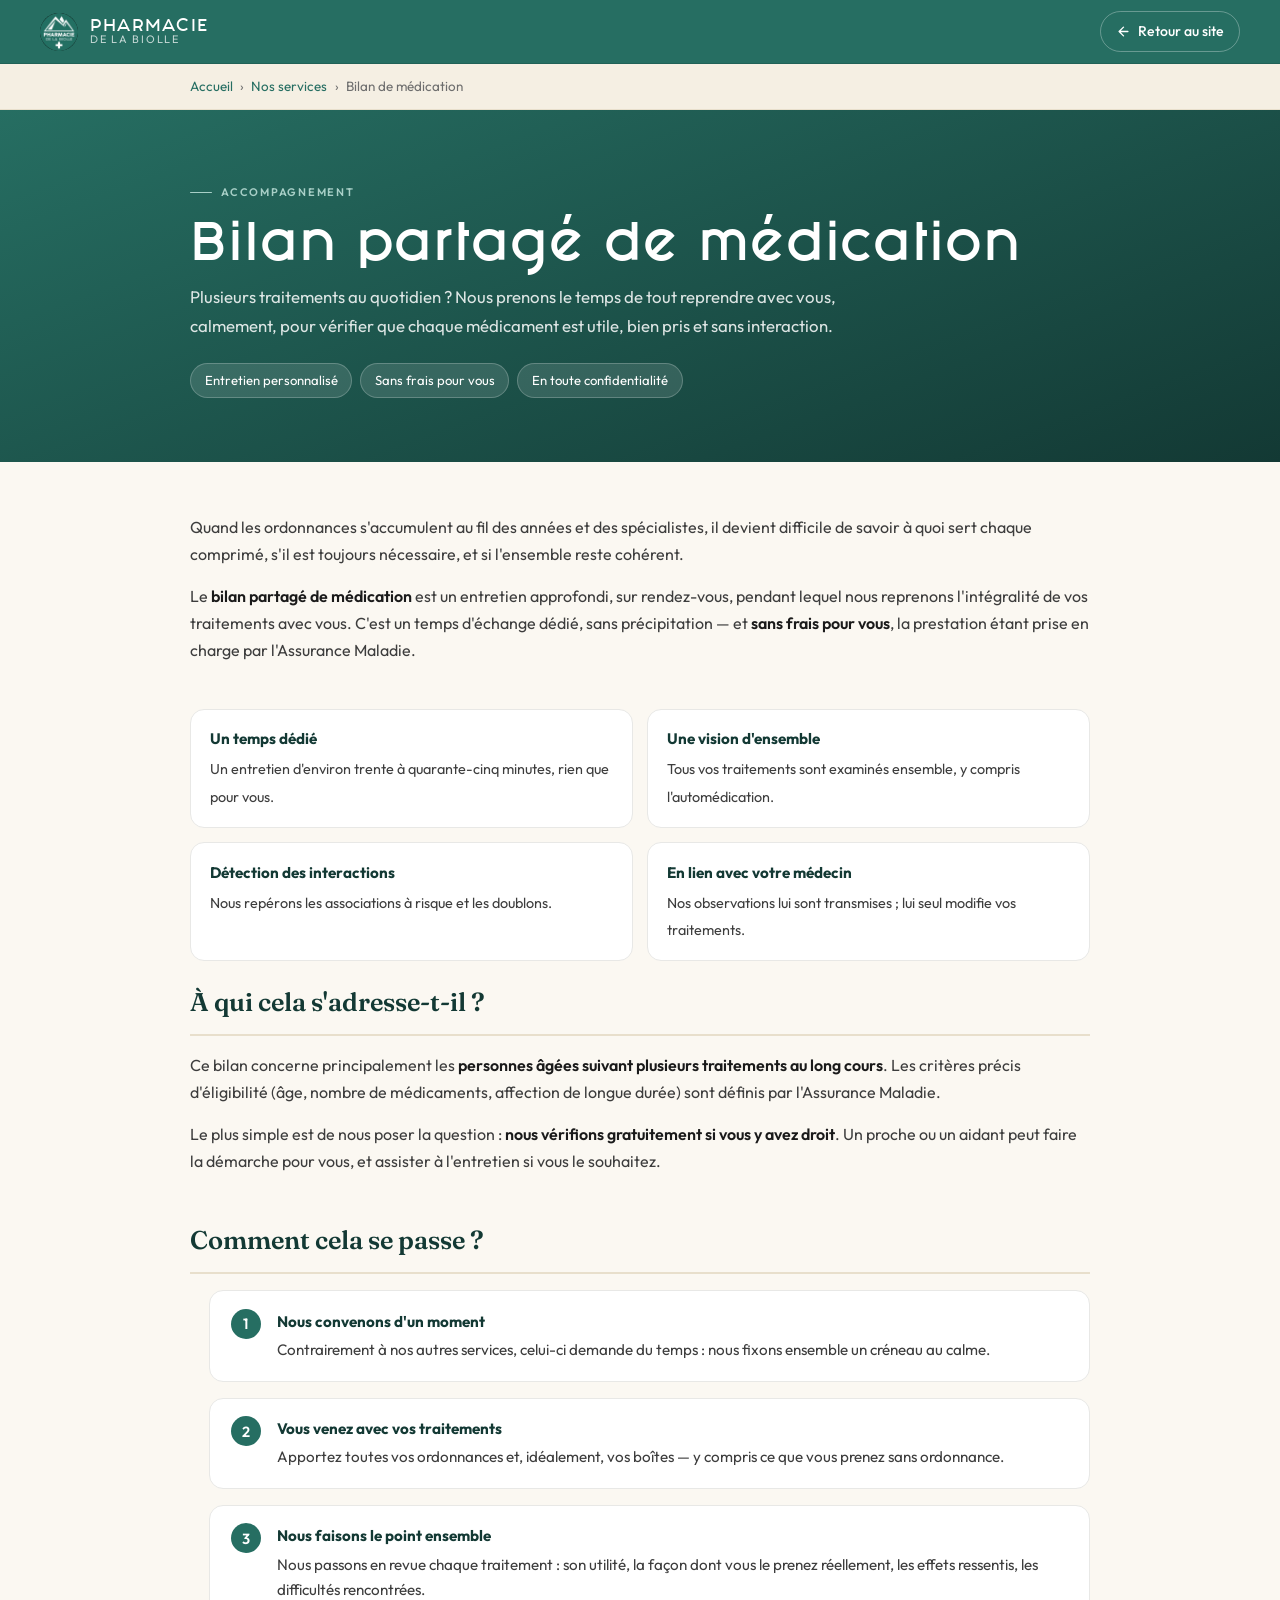
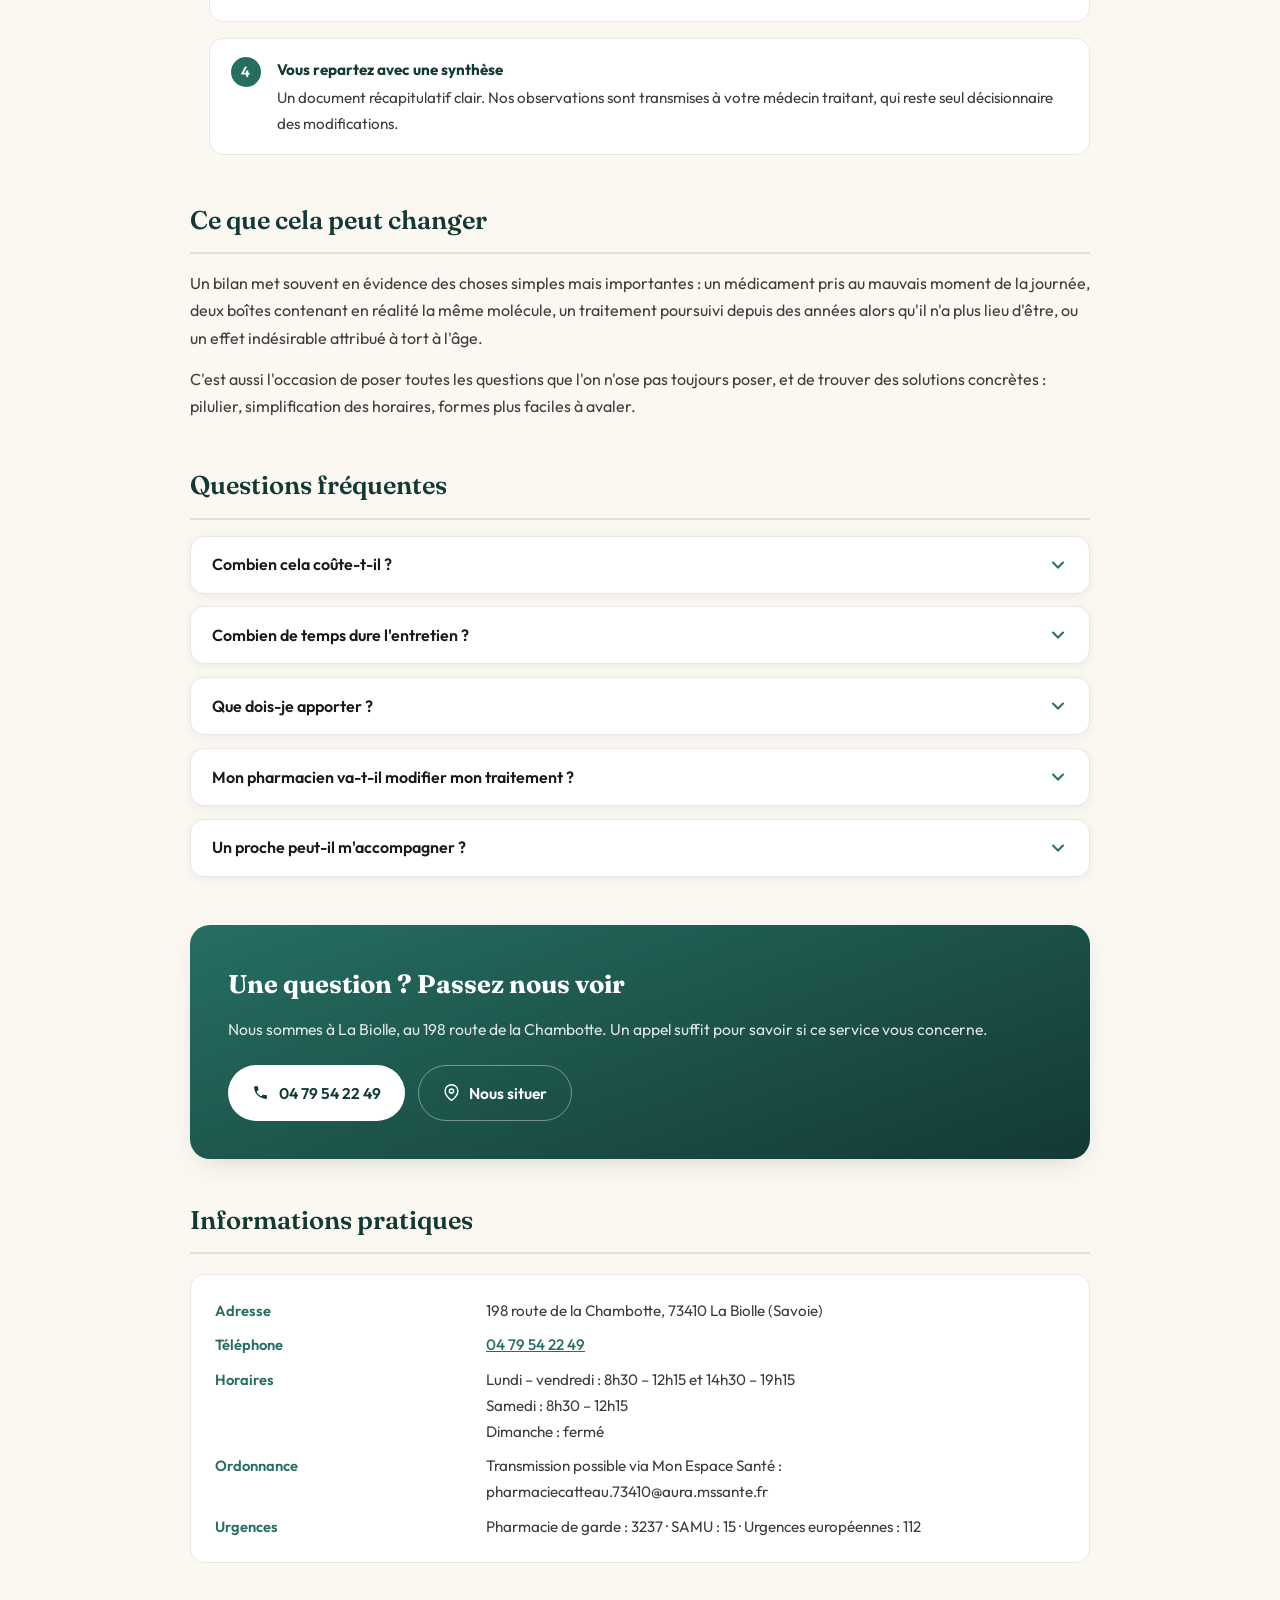
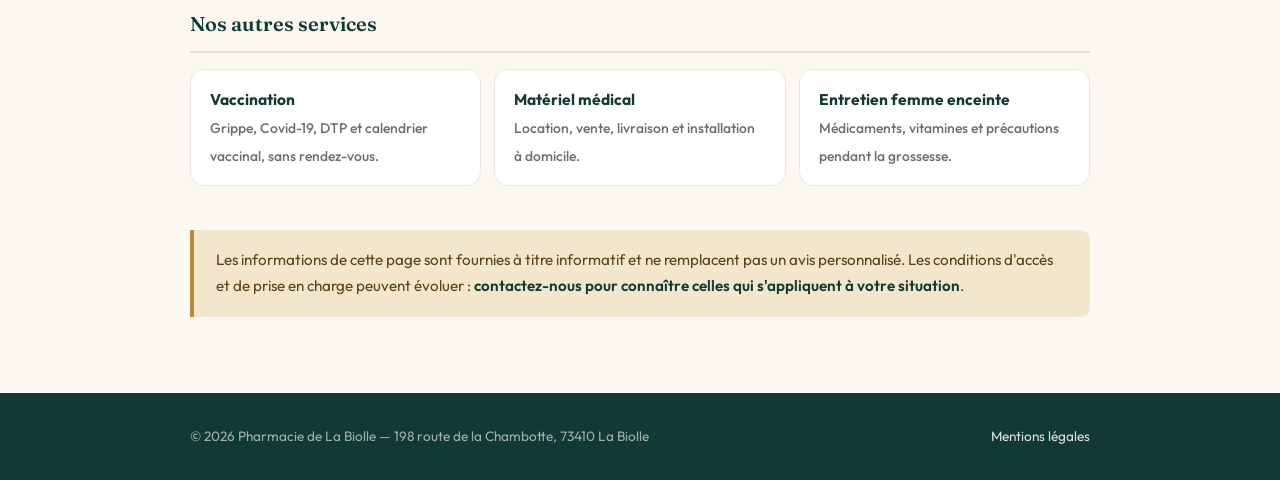
<file: bilan-de-medication/index.html>
<!DOCTYPE html>
<html lang="fr">
<head>
<meta charset="UTF-8" />
<meta name="viewport" content="width=device-width, initial-scale=1.0" />
<title>Bilan partagé de médication — Pharmacie de La Biolle</title>
<meta name="description" content="Vous prenez plusieurs médicaments au quotidien ? Faites le point lors d'un entretien personnalisé et gratuit avec votre pharmacien à La Biolle, en Savoie." />
<meta name="robots" content="index, follow, max-image-preview:large, max-snippet:-1" />
<link rel="canonical" href="https://pharmaciedelabiolle.fr/bilan-de-medication/" />

<meta property="og:type" content="website" />
<meta property="og:locale" content="fr_FR" />
<meta property="og:url" content="https://pharmaciedelabiolle.fr/bilan-de-medication/" />
<meta property="og:title" content="Bilan partagé de médication — Pharmacie de La Biolle" />
<meta property="og:description" content="Vous prenez plusieurs médicaments au quotidien ? Faites le point lors d'un entretien personnalisé et gratuit avec votre pharmacien à La Biolle, en Savoie." />
<meta property="og:image" content="https://pharmaciedelabiolle.fr/og-image.jpg" />
<meta property="og:site_name" content="Pharmacie de La Biolle" />

<link rel="icon" type="image/png" sizes="32x32" href="/favicon-32.png" />
<link rel="icon" type="image/png" sizes="512x512" href="/favicon.png" />
<link rel="apple-touch-icon" href="/apple-touch-icon.png" />
<link rel="manifest" href="/site.webmanifest" />
<meta name="theme-color" content="#266E62" />

<script type="application/ld+json">
{
  "@context": "https://schema.org",
  "@type": "MedicalProcedure",
  "name": "Bilan partagé de médication",
  "description": "Vous prenez plusieurs médicaments au quotidien ? Faites le point lors d'un entretien personnalisé et gratuit avec votre pharmacien à La Biolle, en Savoie.",
  "url": "https://pharmaciedelabiolle.fr/bilan-de-medication/",
  "availableAtOrFrom": {
    "@type": "Pharmacy",
    "name": "Pharmacie de La Biolle",
    "url": "https://pharmaciedelabiolle.fr/",
    "telephone": "+33479542249",
    "address": {
      "@type": "PostalAddress",
      "streetAddress": "198 route de la Chambotte",
      "addressLocality": "La Biolle",
      "postalCode": "73410",
      "addressRegion": "Savoie",
      "addressCountry": "FR"
    }
  }
}
</script>
<script type="application/ld+json">
{
  "@context": "https://schema.org",
  "@type": "FAQPage",
  "mainEntity": [
    {
      "@type": "Question",
      "name": "Combien cela coûte-t-il ?",
      "acceptedAnswer": {
        "@type": "Answer",
        "text": "Rien pour vous. La prestation est prise en charge par l'Assurance Maladie lorsque vous remplissez les conditions ; il n'y a aucune avance de frais."
      }
    },
    {
      "@type": "Question",
      "name": "Combien de temps dure l'entretien ?",
      "acceptedAnswer": {
        "@type": "Answer",
        "text": "Comptez trente à quarante-cinq minutes pour le premier entretien. C'est précisément pour cela que nous convenons d'un créneau à l'avance, afin de ne pas être interrompus."
      }
    },
    {
      "@type": "Question",
      "name": "Que dois-je apporter ?",
      "acceptedAnswer": {
        "@type": "Answer",
        "text": "Toutes vos ordonnances en cours, et si possible les boîtes de vos médicaments — y compris ceux que vous prenez sans ordonnance, les compléments alimentaires et les produits de phytothérapie."
      }
    },
    {
      "@type": "Question",
      "name": "Mon pharmacien va-t-il modifier mon traitement ?",
      "acceptedAnswer": {
        "@type": "Answer",
        "text": "Non. Le pharmacien analyse et signale ce qui mérite attention, puis transmet ses observations à votre médecin traitant. Seul votre médecin décide d'une éventuelle modification."
      }
    },
    {
      "@type": "Question",
      "name": "Un proche peut-il m'accompagner ?",
      "acceptedAnswer": {
        "@type": "Answer",
        "text": "Bien sûr, et c'est souvent utile. Un conjoint, un enfant ou un aidant peut assister à l'entretien et poser ses propres questions."
      }
    }
  ]
}
</script>
<script type="application/ld+json">
{
  "@context": "https://schema.org",
  "@type": "BreadcrumbList",
  "itemListElement": [
    {
      "@type": "ListItem",
      "position": 1,
      "name": "Accueil",
      "item": "https://pharmaciedelabiolle.fr/"
    },
    {
      "@type": "ListItem",
      "position": 2,
      "name": "Nos services",
      "item": "https://pharmaciedelabiolle.fr/#services"
    },
    {
      "@type": "ListItem",
      "position": 3,
      "name": "Bilan de médication",
      "item": "https://pharmaciedelabiolle.fr/bilan-de-medication/"
    }
  ]
}
</script>

<link rel="preconnect" href="https://fonts.googleapis.com" />
<link rel="preconnect" href="https://fonts.gstatic.com" crossorigin />
<link href="https://fonts.googleapis.com/css2?family=Fraunces:ital,opsz,wght@0,9..144,400;1,9..144,600&family=Outfit:wght@300;400;500;600&display=swap" rel="stylesheet" />
<link rel="stylesheet" href="/assets/page.css" />
</head>
<body>

<a class="skip-link" href="#contenu">Aller au contenu</a>

<header>
  <a href="/" class="brand">
    <img src="/assets/logo-footer.webp" width="38" height="38" alt="" />
    <span class="brand-text">
      <span class="brand-top">Pharmacie</span>
      <span class="brand-bottom">de La Biolle</span>
    </span>
  </a>
  <a href="/" class="back-link"><svg xmlns="http://www.w3.org/2000/svg" viewBox="0 0 24 24" fill="none" stroke="currentColor" stroke-width="2.2" stroke-linecap="round" stroke-linejoin="round"><path d="M19 12H5M12 19l-7-7 7-7"/></svg> Retour au site</a>
</header>

<nav class="breadcrumb" aria-label="Fil d'Ariane">
  <ol>
    <li><a href="/">Accueil</a></li>
    <li><a href="/#services">Nos services</a></li>
    <li aria-current="page">Bilan de médication</li>
  </ol>
</nav>

<div class="page-hero">
  <div class="wrap">
    <span class="eyebrow">Accompagnement</span>
    <h1>Bilan partagé de médication</h1>
    <p class="lede">Plusieurs traitements au quotidien ? Nous prenons le temps de tout reprendre avec vous, calmement, pour vérifier que chaque médicament est utile, bien pris et sans interaction.</p>
    <div class="hero-tags">
        <span class="hero-tag">Entretien personnalisé</span>
        <span class="hero-tag">Sans frais pour vous</span>
        <span class="hero-tag">En toute confidentialité</span>
    </div>
  </div>
</div>

<main id="contenu">
  <div class="wrap">

<div class="block">
      <p>Quand les ordonnances s'accumulent au fil des années et des spécialistes, il devient difficile de savoir à quoi sert chaque comprimé, s'il est toujours nécessaire, et si l'ensemble reste cohérent.</p>
      <p>Le <strong>bilan partagé de médication</strong> est un entretien approfondi, sur rendez-vous, pendant lequel nous reprenons l'intégralité de vos traitements avec vous. C'est un temps d'échange dédié, sans précipitation — et <strong>sans frais pour vous</strong>, la prestation étant prise en charge par l'Assurance Maladie.</p>
    </div>
    <div class="keypoints">
      <div class="keypoint"><b>Un temps dédié</b><span>Un entretien d'environ trente à quarante-cinq minutes, rien que pour vous.</span></div>
      <div class="keypoint"><b>Une vision d'ensemble</b><span>Tous vos traitements sont examinés ensemble, y compris l'automédication.</span></div>
      <div class="keypoint"><b>Détection des interactions</b><span>Nous repérons les associations à risque et les doublons.</span></div>
      <div class="keypoint"><b>En lien avec votre médecin</b><span>Nos observations lui sont transmises ; lui seul modifie vos traitements.</span></div>
    </div>

    <div class="block">
      <h2>À qui cela s'adresse-t-il&nbsp;?</h2>
      <p>Ce bilan concerne principalement les <strong>personnes âgées suivant plusieurs traitements au long cours</strong>. Les critères précis d'éligibilité (âge, nombre de médicaments, affection de longue durée) sont définis par l'Assurance Maladie.</p>
      <p>Le plus simple est de nous poser la question : <strong>nous vérifions gratuitement si vous y avez droit</strong>. Un proche ou un aidant peut faire la démarche pour vous, et assister à l'entretien si vous le souhaitez.</p>
    </div>

    <div class="block">
      <h2>Comment cela se passe&nbsp;?</h2>
      <ol class="steps">
        <li><span><b>Nous convenons d'un moment</b>Contrairement à nos autres services, celui-ci demande du temps : nous fixons ensemble un créneau au calme.</span></li>
        <li><span><b>Vous venez avec vos traitements</b>Apportez toutes vos ordonnances et, idéalement, vos boîtes — y compris ce que vous prenez sans ordonnance.</span></li>
        <li><span><b>Nous faisons le point ensemble</b>Nous passons en revue chaque traitement : son utilité, la façon dont vous le prenez réellement, les effets ressentis, les difficultés rencontrées.</span></li>
        <li><span><b>Vous repartez avec une synthèse</b>Un document récapitulatif clair. Nos observations sont transmises à votre médecin traitant, qui reste seul décisionnaire des modifications.</span></li>
      </ol>
    </div>

    <div class="block">
      <h2>Ce que cela peut changer</h2>
      <p>Un bilan met souvent en évidence des choses simples mais importantes : un médicament pris au mauvais moment de la journée, deux boîtes contenant en réalité la même molécule, un traitement poursuivi depuis des années alors qu'il n'a plus lieu d'être, ou un effet indésirable attribué à tort à l'âge.</p>
      <p>C'est aussi l'occasion de poser toutes les questions que l'on n'ose pas toujours poser, et de trouver des solutions concrètes : pilulier, simplification des horaires, formes plus faciles à avaler.</p>
    </div>

    <div class="block">
      <h2>Questions fréquentes</h2>
      <div class="faq-list">
        <details class="faq-item"><summary>Combien cela coûte-t-il&nbsp;?</summary><div class="faq-answer"><p>Rien pour vous. La prestation est prise en charge par l'Assurance Maladie lorsque vous remplissez les conditions ; il n'y a aucune avance de frais.</p></div></details>
        <details class="faq-item"><summary>Combien de temps dure l'entretien&nbsp;?</summary><div class="faq-answer"><p>Comptez trente à quarante-cinq minutes pour le premier entretien. C'est précisément pour cela que nous convenons d'un créneau à l'avance, afin de ne pas être interrompus.</p></div></details>
        <details class="faq-item"><summary>Que dois-je apporter&nbsp;?</summary><div class="faq-answer"><p>Toutes vos ordonnances en cours, et si possible les boîtes de vos médicaments — y compris ceux que vous prenez sans ordonnance, les compléments alimentaires et les produits de phytothérapie.</p></div></details>
        <details class="faq-item"><summary>Mon pharmacien va-t-il modifier mon traitement&nbsp;?</summary><div class="faq-answer"><p>Non. Le pharmacien analyse et signale ce qui mérite attention, puis transmet ses observations à votre médecin traitant. Seul votre médecin décide d'une éventuelle modification.</p></div></details>
        <details class="faq-item"><summary>Un proche peut-il m'accompagner&nbsp;?</summary><div class="faq-answer"><p>Bien sûr, et c'est souvent utile. Un conjoint, un enfant ou un aidant peut assister à l'entretien et poser ses propres questions.</p></div></details>
      </div>
    </div>

    <div class="cta">
      <h2>Une question&nbsp;? Passez nous voir</h2>
      <p>Nous sommes à La Biolle, au 198 route de la Chambotte. Un appel suffit pour savoir si ce service vous concerne.</p>
      <div class="cta-actions">
        <a class="btn-call" href="tel:+33479542249"><svg xmlns="http://www.w3.org/2000/svg" viewBox="0 0 24 24" fill="currentColor" aria-hidden="true"><path d="M6.6 10.8c1.4 2.8 3.8 5.1 6.6 6.6l2.2-2.2c.3-.3.7-.4 1-.2 1.1.4 2.3.6 3.6.6.6 0 1 .4 1 1V20c0 .6-.4 1-1 1C10.6 21 3 13.4 3 4c0-.6.4-1 1-1h3.5c.6 0 1 .4 1 1 0 1.2.2 2.4.6 3.6.1.3 0 .7-.2 1l-2.3 2.2z"/></svg> 04 79 54 22 49</a>
        <a class="btn-ghost" href="https://maps.google.com/?q=198+Route+de+la+Chambotte+73410+La+Biolle" target="_blank" rel="noopener noreferrer"><svg xmlns="http://www.w3.org/2000/svg" viewBox="0 0 24 24" fill="none" stroke="currentColor" stroke-width="2" stroke-linecap="round" stroke-linejoin="round" aria-hidden="true"><path d="M21 10c0 7-9 13-9 13s-9-6-9-13a9 9 0 0 1 18 0z"/><circle cx="12" cy="10" r="3"/></svg> Nous situer</a>
      </div>
    </div>

    <div class="block">
      <h2>Informations pratiques</h2>
      <div class="practical">
        <dl>
          <dt>Adresse</dt>
          <dd>198 route de la Chambotte, 73410 La Biolle (Savoie)</dd>
          <dt>Téléphone</dt>
          <dd><a href="tel:+33479542249">04 79 54 22 49</a></dd>
          <dt>Horaires</dt>
          <dd>Lundi – vendredi&nbsp;: 8h30 – 12h15 et 14h30 – 19h15<br />Samedi&nbsp;: 8h30 – 12h15<br />Dimanche&nbsp;: fermé</dd>
          <dt>Ordonnance</dt>
          <dd>Transmission possible via Mon Espace Santé&nbsp;: pharmaciecatteau.73410@aura.mssante.fr</dd>
          <dt>Urgences</dt>
          <dd>Pharmacie de garde&nbsp;: 3237 · SAMU&nbsp;: 15 · Urgences européennes&nbsp;: 112</dd>
        </dl>
      </div>
    </div>

    <div class="block related">
      <h2>Nos autres services</h2>
      <div class="related-grid">
        <a class="related-card" href="/vaccination/"><b>Vaccination</b><span>Grippe, Covid-19, DTP et calendrier vaccinal, sans rendez-vous.</span></a>
        <a class="related-card" href="/materiel-medical/"><b>Matériel médical</b><span>Location, vente, livraison et installation à domicile.</span></a>
        <a class="related-card" href="/entretien-femme-enceinte/"><b>Entretien femme enceinte</b><span>Médicaments, vitamines et précautions pendant la grossesse.</span></a>
      </div>
    </div>

    <div class="callout callout-warn">
      <p>Les informations de cette page sont fournies à titre informatif et ne remplacent pas un avis personnalisé. Les conditions d'accès et de prise en charge peuvent évoluer&nbsp;: <strong>contactez-nous pour connaître celles qui s'appliquent à votre situation</strong>.</p>
    </div>

  </div>
</main>

<footer>
  <div class="wrap">
    <span>© 2026 Pharmacie de La Biolle — 198 route de la Chambotte, 73410 La Biolle</span>
    <a href="/mentions-legales/">Mentions légales</a>
  </div>
</footer>

</body>
</html>
</file>
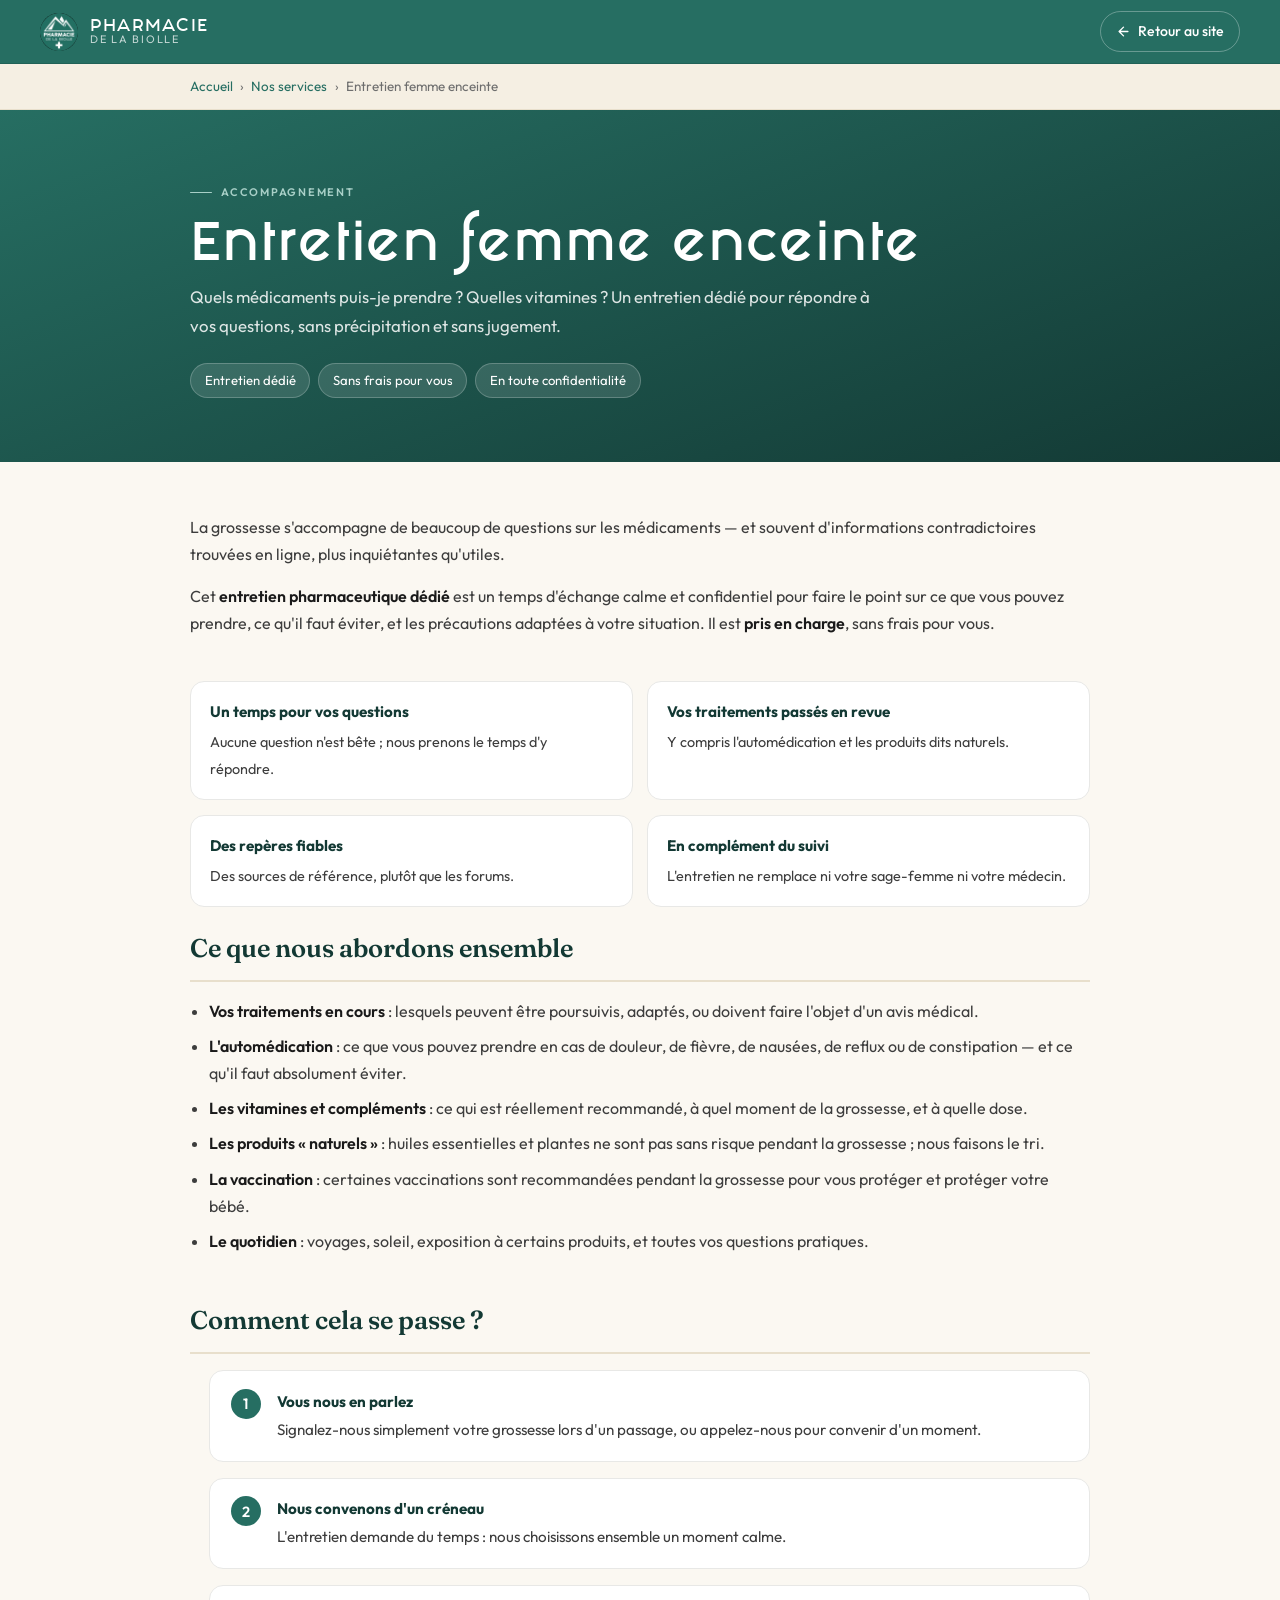
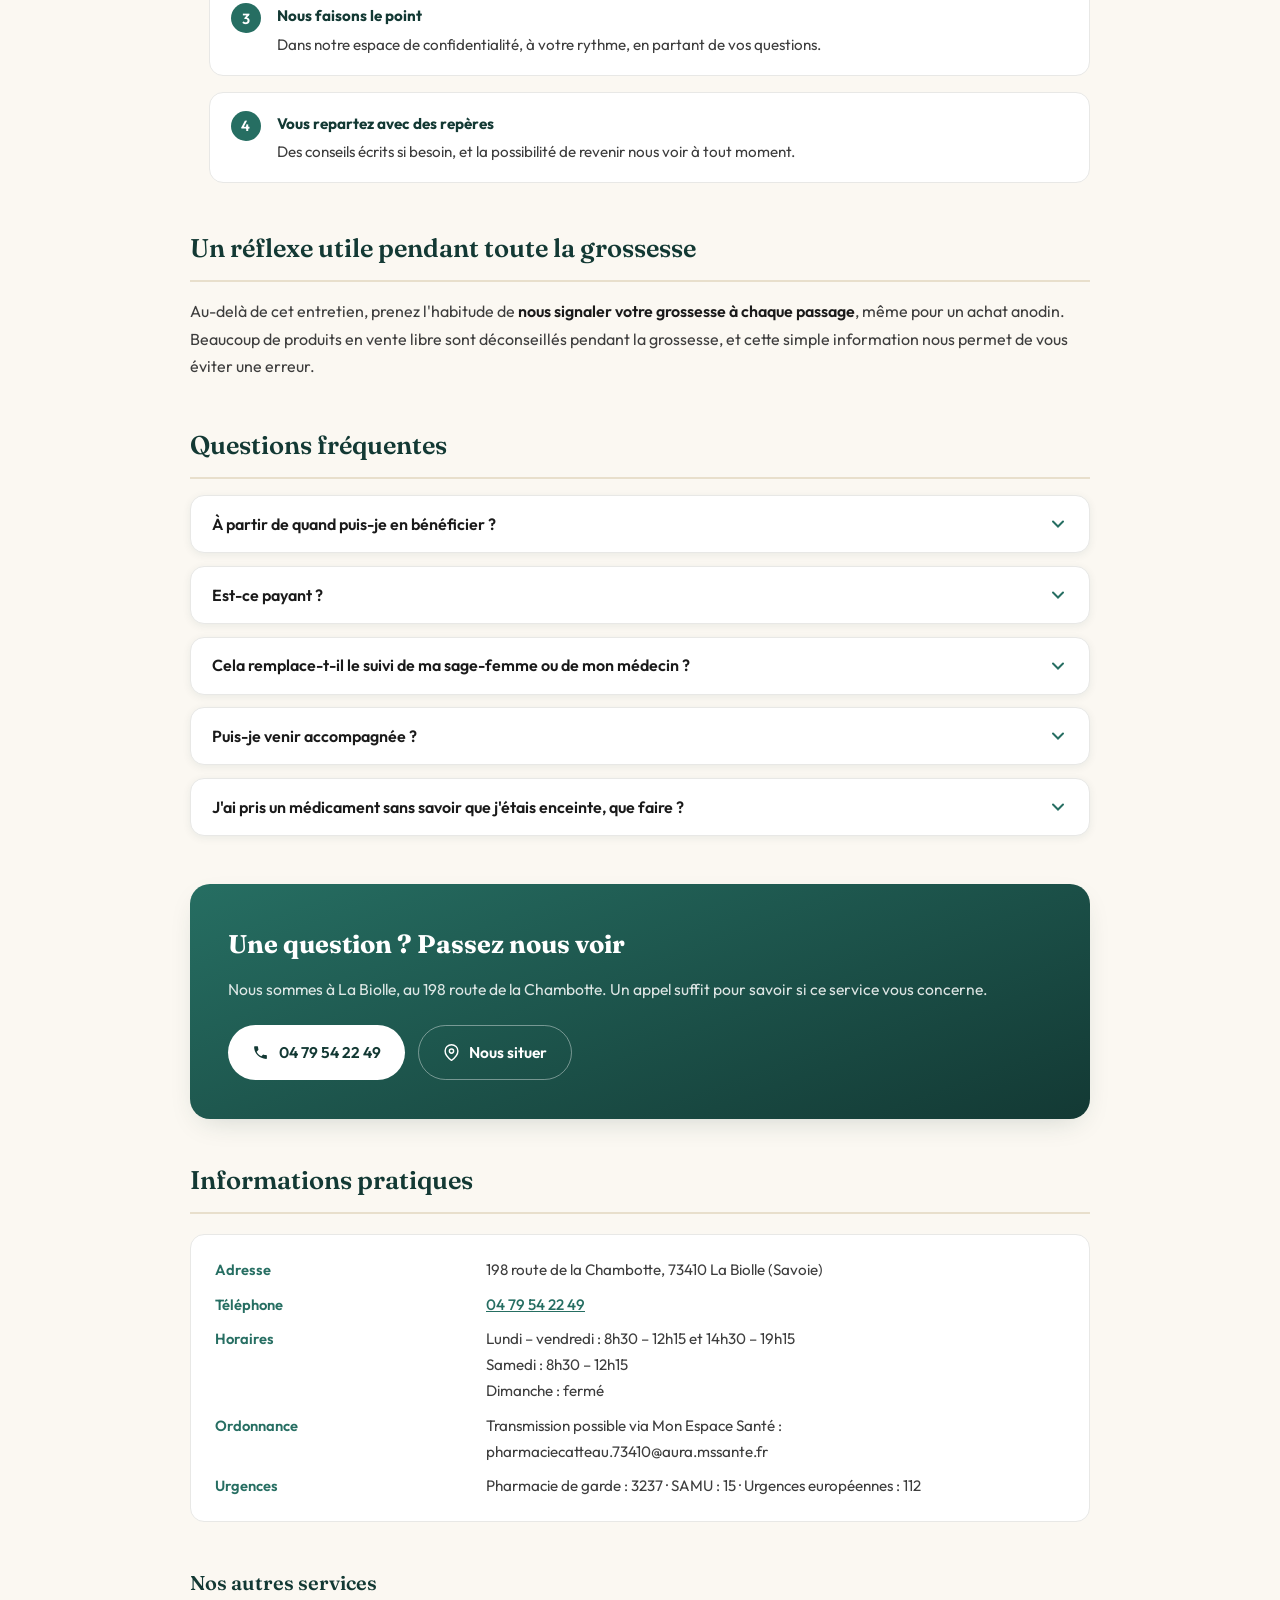
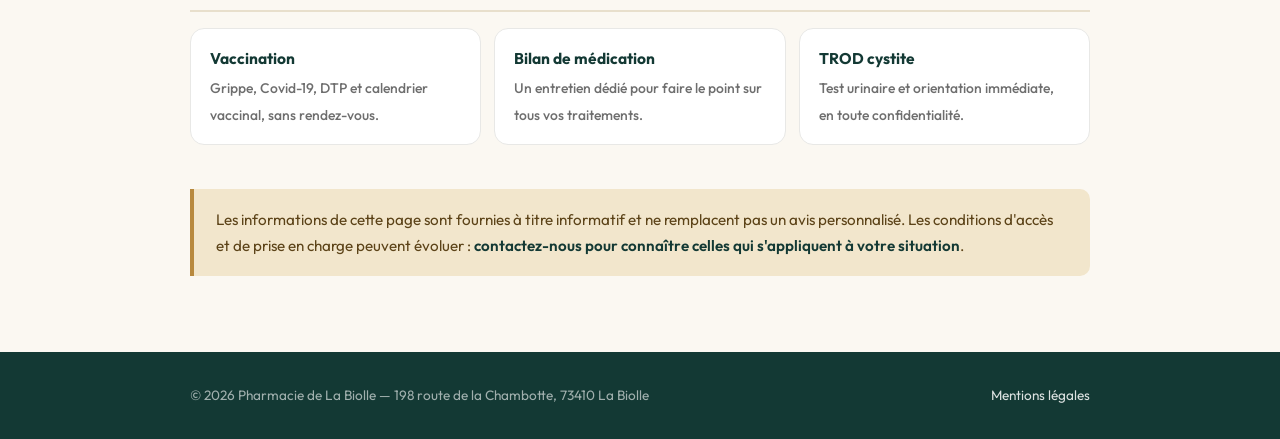
<file: entretien-femme-enceinte/index.html>
<!DOCTYPE html>
<html lang="fr">
<head>
<meta charset="UTF-8" />
<meta name="viewport" content="width=device-width, initial-scale=1.0" />
<title>Entretien femme enceinte — Pharmacie de La Biolle</title>
<meta name="description" content="Enceinte ? Un entretien dédié avec votre pharmacien à La Biolle (Savoie) : médicaments compatibles, vitamines, précautions et réponses à vos questions." />
<meta name="robots" content="index, follow, max-image-preview:large, max-snippet:-1" />
<link rel="canonical" href="https://pharmaciedelabiolle.fr/entretien-femme-enceinte/" />

<meta property="og:type" content="website" />
<meta property="og:locale" content="fr_FR" />
<meta property="og:url" content="https://pharmaciedelabiolle.fr/entretien-femme-enceinte/" />
<meta property="og:title" content="Entretien femme enceinte — Pharmacie de La Biolle" />
<meta property="og:description" content="Enceinte ? Un entretien dédié avec votre pharmacien à La Biolle (Savoie) : médicaments compatibles, vitamines, précautions et réponses à vos questions." />
<meta property="og:image" content="https://pharmaciedelabiolle.fr/og-image.jpg" />
<meta property="og:site_name" content="Pharmacie de La Biolle" />

<link rel="icon" type="image/png" sizes="32x32" href="/favicon-32.png" />
<link rel="icon" type="image/png" sizes="512x512" href="/favicon.png" />
<link rel="apple-touch-icon" href="/apple-touch-icon.png" />
<link rel="manifest" href="/site.webmanifest" />
<meta name="theme-color" content="#266E62" />

<script type="application/ld+json">
{
  "@context": "https://schema.org",
  "@type": "MedicalProcedure",
  "name": "Entretien femme enceinte",
  "description": "Enceinte ? Un entretien dédié avec votre pharmacien à La Biolle (Savoie) : médicaments compatibles, vitamines, précautions et réponses à vos questions.",
  "url": "https://pharmaciedelabiolle.fr/entretien-femme-enceinte/",
  "availableAtOrFrom": {
    "@type": "Pharmacy",
    "name": "Pharmacie de La Biolle",
    "url": "https://pharmaciedelabiolle.fr/",
    "telephone": "+33479542249",
    "address": {
      "@type": "PostalAddress",
      "streetAddress": "198 route de la Chambotte",
      "addressLocality": "La Biolle",
      "postalCode": "73410",
      "addressRegion": "Savoie",
      "addressCountry": "FR"
    }
  }
}
</script>
<script type="application/ld+json">
{
  "@context": "https://schema.org",
  "@type": "FAQPage",
  "mainEntity": [
    {
      "@type": "Question",
      "name": "À partir de quand puis-je en bénéficier ?",
      "acceptedAnswer": {
        "@type": "Answer",
        "text": "L'entretien est prévu à un stade défini de la grossesse. Parlez-nous-en dès que vous le souhaitez : nous vous indiquerons le moment le plus adapté et vérifierons vos conditions de prise en charge."
      }
    },
    {
      "@type": "Question",
      "name": "Est-ce payant ?",
      "acceptedAnswer": {
        "@type": "Answer",
        "text": "Non. Cette prestation est prise en charge, sans avance de frais de votre part."
      }
    },
    {
      "@type": "Question",
      "name": "Cela remplace-t-il le suivi de ma sage-femme ou de mon médecin ?",
      "acceptedAnswer": {
        "@type": "Answer",
        "text": "Absolument pas. Il s'agit d'un accompagnement complémentaire, centré sur les médicaments et les produits de santé. Votre suivi de grossesse reste assuré par votre sage-femme ou votre médecin."
      }
    },
    {
      "@type": "Question",
      "name": "Puis-je venir accompagnée ?",
      "acceptedAnswer": {
        "@type": "Answer",
        "text": "Bien sûr. Votre conjoint ou un proche est le bienvenu."
      }
    },
    {
      "@type": "Question",
      "name": "J'ai pris un médicament sans savoir que j'étais enceinte, que faire ?",
      "acceptedAnswer": {
        "@type": "Answer",
        "text": "Ne restez pas dans l'inquiétude : passez nous voir ou appelez-nous avec le nom exact du produit. Nous consultons les références spécialisées et, si nécessaire, nous vous orientons rapidement."
      }
    }
  ]
}
</script>
<script type="application/ld+json">
{
  "@context": "https://schema.org",
  "@type": "BreadcrumbList",
  "itemListElement": [
    {
      "@type": "ListItem",
      "position": 1,
      "name": "Accueil",
      "item": "https://pharmaciedelabiolle.fr/"
    },
    {
      "@type": "ListItem",
      "position": 2,
      "name": "Nos services",
      "item": "https://pharmaciedelabiolle.fr/#services"
    },
    {
      "@type": "ListItem",
      "position": 3,
      "name": "Entretien femme enceinte",
      "item": "https://pharmaciedelabiolle.fr/entretien-femme-enceinte/"
    }
  ]
}
</script>

<link rel="preconnect" href="https://fonts.googleapis.com" />
<link rel="preconnect" href="https://fonts.gstatic.com" crossorigin />
<link href="https://fonts.googleapis.com/css2?family=Fraunces:ital,opsz,wght@0,9..144,400;1,9..144,600&family=Outfit:wght@300;400;500;600&display=swap" rel="stylesheet" />
<link rel="stylesheet" href="/assets/page.css" />
</head>
<body>

<a class="skip-link" href="#contenu">Aller au contenu</a>

<header>
  <a href="/" class="brand">
    <img src="/assets/logo-footer.webp" width="38" height="38" alt="" />
    <span class="brand-text">
      <span class="brand-top">Pharmacie</span>
      <span class="brand-bottom">de La Biolle</span>
    </span>
  </a>
  <a href="/" class="back-link"><svg xmlns="http://www.w3.org/2000/svg" viewBox="0 0 24 24" fill="none" stroke="currentColor" stroke-width="2.2" stroke-linecap="round" stroke-linejoin="round"><path d="M19 12H5M12 19l-7-7 7-7"/></svg> Retour au site</a>
</header>

<nav class="breadcrumb" aria-label="Fil d'Ariane">
  <ol>
    <li><a href="/">Accueil</a></li>
    <li><a href="/#services">Nos services</a></li>
    <li aria-current="page">Entretien femme enceinte</li>
  </ol>
</nav>

<div class="page-hero">
  <div class="wrap">
    <span class="eyebrow">Accompagnement</span>
    <h1>Entretien femme enceinte</h1>
    <p class="lede">Quels médicaments puis-je prendre ? Quelles vitamines ? Un entretien dédié pour répondre à vos questions, sans précipitation et sans jugement.</p>
    <div class="hero-tags">
        <span class="hero-tag">Entretien dédié</span>
        <span class="hero-tag">Sans frais pour vous</span>
        <span class="hero-tag">En toute confidentialité</span>
    </div>
  </div>
</div>

<main id="contenu">
  <div class="wrap">

<div class="block">
      <p>La grossesse s'accompagne de beaucoup de questions sur les médicaments — et souvent d'informations contradictoires trouvées en ligne, plus inquiétantes qu'utiles.</p>
      <p>Cet <strong>entretien pharmaceutique dédié</strong> est un temps d'échange calme et confidentiel pour faire le point sur ce que vous pouvez prendre, ce qu'il faut éviter, et les précautions adaptées à votre situation. Il est <strong>pris en charge</strong>, sans frais pour vous.</p>
    </div>
    <div class="keypoints">
      <div class="keypoint"><b>Un temps pour vos questions</b><span>Aucune question n'est bête ; nous prenons le temps d'y répondre.</span></div>
      <div class="keypoint"><b>Vos traitements passés en revue</b><span>Y compris l'automédication et les produits dits naturels.</span></div>
      <div class="keypoint"><b>Des repères fiables</b><span>Des sources de référence, plutôt que les forums.</span></div>
      <div class="keypoint"><b>En complément du suivi</b><span>L'entretien ne remplace ni votre sage-femme ni votre médecin.</span></div>
    </div>

    <div class="block">
      <h2>Ce que nous abordons ensemble</h2>
      <ul><li><strong>Vos traitements en cours</strong> : lesquels peuvent être poursuivis, adaptés, ou doivent faire l'objet d'un avis médical.</li><li><strong>L'automédication</strong> : ce que vous pouvez prendre en cas de douleur, de fièvre, de nausées, de reflux ou de constipation — et ce qu'il faut absolument éviter.</li><li><strong>Les vitamines et compléments</strong> : ce qui est réellement recommandé, à quel moment de la grossesse, et à quelle dose.</li><li><strong>Les produits « naturels »</strong> : huiles essentielles et plantes ne sont pas sans risque pendant la grossesse ; nous faisons le tri.</li><li><strong>La vaccination</strong> : certaines vaccinations sont recommandées pendant la grossesse pour vous protéger et protéger votre bébé.</li><li><strong>Le quotidien</strong> : voyages, soleil, exposition à certains produits, et toutes vos questions pratiques.</li></ul>
    </div>

    <div class="block">
      <h2>Comment cela se passe&nbsp;?</h2>
      <ol class="steps">
        <li><span><b>Vous nous en parlez</b>Signalez-nous simplement votre grossesse lors d'un passage, ou appelez-nous pour convenir d'un moment.</span></li>
        <li><span><b>Nous convenons d'un créneau</b>L'entretien demande du temps : nous choisissons ensemble un moment calme.</span></li>
        <li><span><b>Nous faisons le point</b>Dans notre espace de confidentialité, à votre rythme, en partant de vos questions.</span></li>
        <li><span><b>Vous repartez avec des repères</b>Des conseils écrits si besoin, et la possibilité de revenir nous voir à tout moment.</span></li>
      </ol>
    </div>

    <div class="block">
      <h2>Un réflexe utile pendant toute la grossesse</h2>
      <p>Au-delà de cet entretien, prenez l'habitude de <strong>nous signaler votre grossesse à chaque passage</strong>, même pour un achat anodin. Beaucoup de produits en vente libre sont déconseillés pendant la grossesse, et cette simple information nous permet de vous éviter une erreur.</p>
    </div>

    <div class="block">
      <h2>Questions fréquentes</h2>
      <div class="faq-list">
        <details class="faq-item"><summary>À partir de quand puis-je en bénéficier&nbsp;?</summary><div class="faq-answer"><p>L'entretien est prévu à un stade défini de la grossesse. Parlez-nous-en dès que vous le souhaitez : nous vous indiquerons le moment le plus adapté et vérifierons vos conditions de prise en charge.</p></div></details>
        <details class="faq-item"><summary>Est-ce payant&nbsp;?</summary><div class="faq-answer"><p>Non. Cette prestation est prise en charge, sans avance de frais de votre part.</p></div></details>
        <details class="faq-item"><summary>Cela remplace-t-il le suivi de ma sage-femme ou de mon médecin&nbsp;?</summary><div class="faq-answer"><p>Absolument pas. Il s'agit d'un accompagnement complémentaire, centré sur les médicaments et les produits de santé. Votre suivi de grossesse reste assuré par votre sage-femme ou votre médecin.</p></div></details>
        <details class="faq-item"><summary>Puis-je venir accompagnée&nbsp;?</summary><div class="faq-answer"><p>Bien sûr. Votre conjoint ou un proche est le bienvenu.</p></div></details>
        <details class="faq-item"><summary>J'ai pris un médicament sans savoir que j'étais enceinte, que faire&nbsp;?</summary><div class="faq-answer"><p>Ne restez pas dans l'inquiétude : passez nous voir ou appelez-nous avec le nom exact du produit. Nous consultons les références spécialisées et, si nécessaire, nous vous orientons rapidement.</p></div></details>
      </div>
    </div>

    <div class="cta">
      <h2>Une question&nbsp;? Passez nous voir</h2>
      <p>Nous sommes à La Biolle, au 198 route de la Chambotte. Un appel suffit pour savoir si ce service vous concerne.</p>
      <div class="cta-actions">
        <a class="btn-call" href="tel:+33479542249"><svg xmlns="http://www.w3.org/2000/svg" viewBox="0 0 24 24" fill="currentColor" aria-hidden="true"><path d="M6.6 10.8c1.4 2.8 3.8 5.1 6.6 6.6l2.2-2.2c.3-.3.7-.4 1-.2 1.1.4 2.3.6 3.6.6.6 0 1 .4 1 1V20c0 .6-.4 1-1 1C10.6 21 3 13.4 3 4c0-.6.4-1 1-1h3.5c.6 0 1 .4 1 1 0 1.2.2 2.4.6 3.6.1.3 0 .7-.2 1l-2.3 2.2z"/></svg> 04 79 54 22 49</a>
        <a class="btn-ghost" href="https://maps.google.com/?q=198+Route+de+la+Chambotte+73410+La+Biolle" target="_blank" rel="noopener noreferrer"><svg xmlns="http://www.w3.org/2000/svg" viewBox="0 0 24 24" fill="none" stroke="currentColor" stroke-width="2" stroke-linecap="round" stroke-linejoin="round" aria-hidden="true"><path d="M21 10c0 7-9 13-9 13s-9-6-9-13a9 9 0 0 1 18 0z"/><circle cx="12" cy="10" r="3"/></svg> Nous situer</a>
      </div>
    </div>

    <div class="block">
      <h2>Informations pratiques</h2>
      <div class="practical">
        <dl>
          <dt>Adresse</dt>
          <dd>198 route de la Chambotte, 73410 La Biolle (Savoie)</dd>
          <dt>Téléphone</dt>
          <dd><a href="tel:+33479542249">04 79 54 22 49</a></dd>
          <dt>Horaires</dt>
          <dd>Lundi – vendredi&nbsp;: 8h30 – 12h15 et 14h30 – 19h15<br />Samedi&nbsp;: 8h30 – 12h15<br />Dimanche&nbsp;: fermé</dd>
          <dt>Ordonnance</dt>
          <dd>Transmission possible via Mon Espace Santé&nbsp;: pharmaciecatteau.73410@aura.mssante.fr</dd>
          <dt>Urgences</dt>
          <dd>Pharmacie de garde&nbsp;: 3237 · SAMU&nbsp;: 15 · Urgences européennes&nbsp;: 112</dd>
        </dl>
      </div>
    </div>

    <div class="block related">
      <h2>Nos autres services</h2>
      <div class="related-grid">
        <a class="related-card" href="/vaccination/"><b>Vaccination</b><span>Grippe, Covid-19, DTP et calendrier vaccinal, sans rendez-vous.</span></a>
        <a class="related-card" href="/bilan-de-medication/"><b>Bilan de médication</b><span>Un entretien dédié pour faire le point sur tous vos traitements.</span></a>
        <a class="related-card" href="/trod-cystite/"><b>TROD cystite</b><span>Test urinaire et orientation immédiate, en toute confidentialité.</span></a>
      </div>
    </div>

    <div class="callout callout-warn">
      <p>Les informations de cette page sont fournies à titre informatif et ne remplacent pas un avis personnalisé. Les conditions d'accès et de prise en charge peuvent évoluer&nbsp;: <strong>contactez-nous pour connaître celles qui s'appliquent à votre situation</strong>.</p>
    </div>

  </div>
</main>

<footer>
  <div class="wrap">
    <span>© 2026 Pharmacie de La Biolle — 198 route de la Chambotte, 73410 La Biolle</span>
    <a href="/mentions-legales/">Mentions légales</a>
  </div>
</footer>

</body>
</html>
</file>
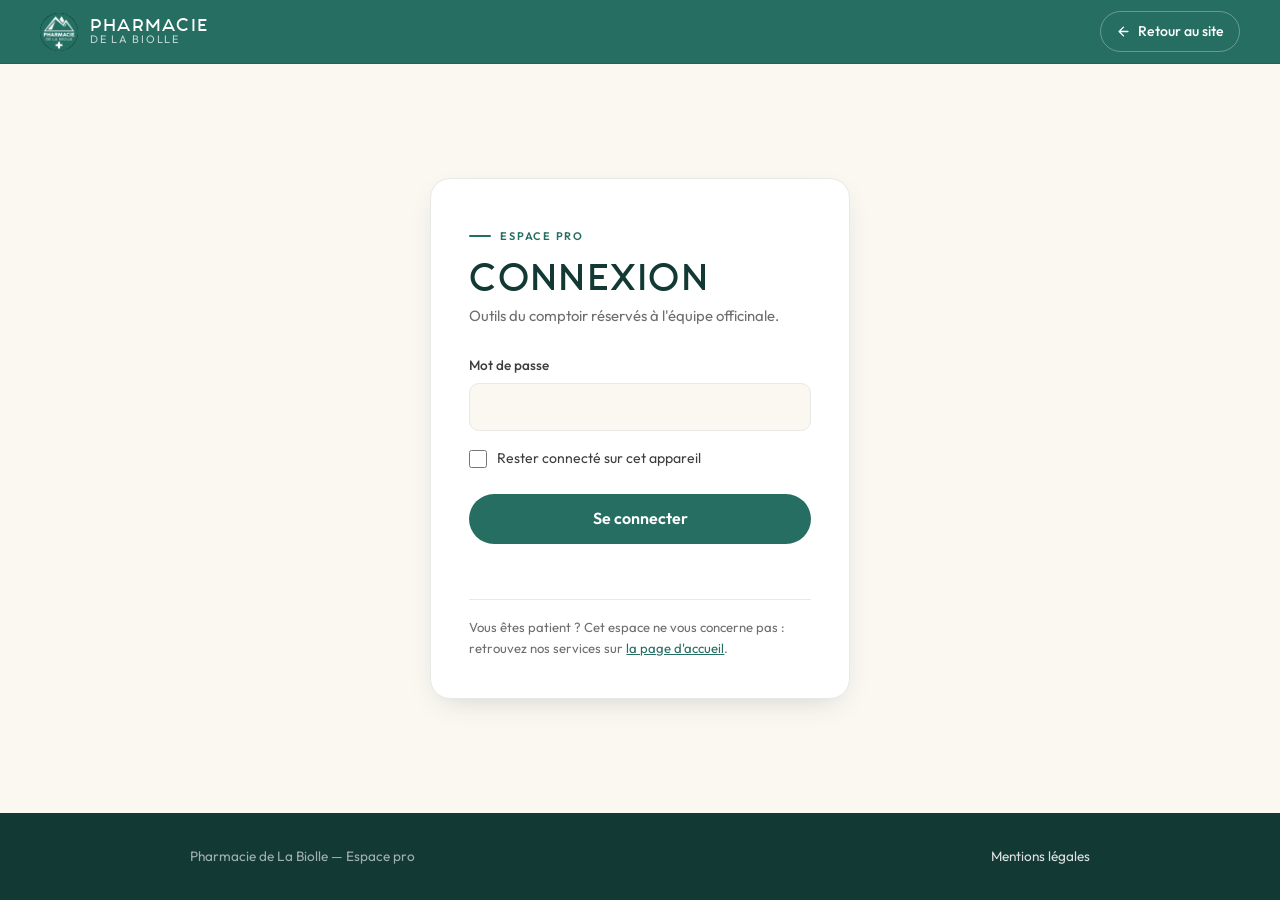
<file: espace-pro/index.html>
<!DOCTYPE html>
<html lang="fr">
<head>
<meta charset="UTF-8" />
<meta name="viewport" content="width=device-width, initial-scale=1.0" />
<title>Espace pro — Pharmacie de La Biolle</title>
<meta name="robots" content="noindex, nofollow, noarchive" />
<link rel="icon" type="image/png" sizes="32x32" href="/favicon-32.png" />
<link rel="apple-touch-icon" href="/apple-touch-icon.png" />
<meta name="theme-color" content="#266E62" />
<link rel="preconnect" href="https://fonts.googleapis.com" />
<link rel="preconnect" href="https://fonts.gstatic.com" crossorigin />
<link href="https://fonts.googleapis.com/css2?family=Fraunces:ital,opsz,wght@0,9..144,400;0,9..144,600;1,9..144,600&family=Outfit:wght@300;400;500;600&display=swap" rel="stylesheet" />
<link rel="stylesheet" href="/assets/page.css" />
<style>
  body { min-height: 100vh; display: flex; flex-direction: column; }
  .connexion { flex: 1; display: grid; place-items: center; padding: clamp(2rem, 6vw, 4rem) 1.25rem; }
  .carte-connexion {
    width: 100%; max-width: 420px; background: var(--paper);
    border: 1px solid var(--ink-100); border-radius: 20px; box-shadow: var(--shadow-md);
    padding: clamp(1.6rem, 5vw, 2.4rem);
  }
  .carte-connexion .eyebrow { color: var(--teal-700); }
  .carte-connexion .eyebrow::before { background: var(--teal-700); }
  .carte-connexion h1 {
    font-family: var(--font-display); font-weight: 700; text-transform: uppercase;
    font-size: clamp(1.6rem, 5vw, 2rem); letter-spacing: .04em; color: var(--teal-900); line-height: 1.1;
  }
  .carte-connexion .intro { color: var(--ink-500); font-size: .93rem; margin: .6rem 0 1.6rem; line-height: 1.6; }
  .champ { display: flex; flex-direction: column; gap: .4rem; margin-bottom: 1rem; }
  .champ label { font-size: .85rem; font-weight: 500; color: var(--ink-700); }
  .champ input {
    font: inherit; height: 48px; padding: 0 14px; border-radius: 10px;
    border: 1px solid var(--ink-100); background: var(--cream-50); color: var(--ink-900);
  }
  .champ input:focus { outline: none; border: 1.5px solid var(--teal-700); box-shadow: 0 0 0 3px var(--teal-100); background: #fff; }
  .souvenir { display: flex; align-items: center; gap: .6rem; font-size: .88rem; color: var(--ink-700); margin-bottom: 1.4rem; cursor: pointer; }
  .souvenir input { width: 18px; height: 18px; accent-color: var(--teal-700); }
  .btn-connexion {
    width: 100%; height: 50px; border: 0; border-radius: 999px; cursor: pointer;
    background: var(--teal-700); color: #fff; font: inherit; font-weight: 600; font-size: 1rem;
    transition: background .2s;
  }
  .btn-connexion:hover { background: var(--teal-800); }
  .btn-connexion:disabled { opacity: .6; cursor: progress; }
  .erreur { color: #B43B3B; font-size: .88rem; min-height: 1.4em; margin-top: .8rem; text-align: center; }
  .note { margin-top: 1.4rem; padding-top: 1.1rem; border-top: 1px solid var(--ink-100); font-size: .82rem; color: var(--ink-500); line-height: 1.6; }
  .note a { color: var(--teal-700); }
</style>
</head>
<body>

<header>
  <a href="/" class="brand">
    <img src="/assets/logo-footer.webp" width="38" height="38" alt="" />
    <span class="brand-text">
      <span class="brand-top">Pharmacie</span>
      <span class="brand-bottom">de La Biolle</span>
    </span>
  </a>
  <a href="/" class="back-link"><svg xmlns="http://www.w3.org/2000/svg" viewBox="0 0 24 24" fill="none" stroke="currentColor" stroke-width="2.2" stroke-linecap="round" stroke-linejoin="round"><path d="M19 12H5M12 19l-7-7 7-7"/></svg> Retour au site</a>
</header>

<main class="connexion" id="contenu">
  <form class="carte-connexion" id="formulaire" autocomplete="on">
    <span class="eyebrow">Espace pro</span>
    <h1>Connexion</h1>
    <p class="intro">Outils du comptoir réservés à l'équipe officinale.</p>
    <input type="text" name="username" value="equipe" autocomplete="username" hidden />
    <div class="champ">
      <label for="mdp">Mot de passe</label>
      <input type="password" id="mdp" name="password" autocomplete="current-password" required />
    </div>
    <label class="souvenir"><input type="checkbox" id="souvenir" /> Rester connecté sur cet appareil</label>
    <button type="submit" class="btn-connexion" id="valider">Se connecter</button>
    <p class="erreur" id="erreur" role="alert"></p>
    <p class="note">Vous êtes patient ? Cet espace ne vous concerne pas : retrouvez nos services sur <a href="/">la page d'accueil</a>.</p>
  </form>
</main>

<footer>
  <div class="wrap">
    <span>Pharmacie de La Biolle — Espace pro</span>
    <a href="/mentions-legales/">Mentions légales</a>
  </div>
</footer>

<script>
/* Contenu chiffré (AES-256-GCM, clé PBKDF2-SHA256) — généré par espace-pro-src/construire.mjs */
const DONNEES = {"v":1,"iter":600000,"sel":"FMyj4PAoRQI7nEoEz97HMg==","iv":"y2N1MXFWP5ZcdKAI","data":"iNZaewTvjYuSZ8Q4MMClWfqDHhk04/3qI4DBbAwfNpv6NaW43urwjiADAk88RNXRQoN+7VH1+FglxbE6Abtb7gSafrNksAVtDYWTiLING0cys/pFBFuF57UFDiQzONJZCbh2UjlOy80PN/QAYxI2H36fivtK+VitKI5iKJ9cXENSzf/STu7wubagTLlpiB96T352k+n6eKhuciAQ9XfA4GvFcFY8rvQkz2MqG191T9xg/[base64]/50BOvR31Ww5P1hIwO3rZtJg9I1IUkyRLsQAsaomxPEWpqkiTtxGNv0wvsd88FXmgoTD40QPAMvBXyiBdGgjc2W6cj7RctBApuDZ7rnRWYlUvJEXsuWsCjWTzmAb43sL+jOCTpXa1OuU6jVxLBP5K6mJ5K0jsCNrTWsezuzUwaa+9K9EctenYdwaqIlj9FaLBq0bSTPm/NlCTgp5UHuhvqkuR93k9Mmn2huPF3FqIWGV411mNOIGaf1j7k02FNXbtqJXAIBUg73IojIoDVpgO9UZSreHBTl7xo0F6CPfeq6sY/jnyz1W48LiTnE38zKIfXO7YQQhmfHwieZYnFgf5+KrYrufpu1CARNJzYUe8/0p1C6Qc8l6L8vk2GeW2YBfzUUz4p1K55j8WssmMQeB6Ek/hWFb4YdDoU5YwlTXt8R1IfMhLi250/QmkQXLEUHqYh3Ek2BGj/fyUxvoJDTjrXlWX3az4UaWtrR7r0cBHu2iWzLoI3fMf/nd/Yfb8X1677tosjtQVG/L9+9CZBAA2/GPN8KB4d5t7IwtdCqjxgihReu6Rt4Fx/gf0RaShwJ0nHdR/RURxSFpuWuEXaO677bc/ad/2QZKmKga/PrEkYvwHugDBScQuMGao1ZZFYjCoO2JqwSRfAdK5gXV5IbG/OTQEWNqk88xvmrLPun1RG0LkG9qg8het5m6/WwlcAypKCnu5kzBPZph821BO2X4fyFBxAHeEhC9P71610jipznz0oj5PwnL31Kw7go4/i76NPCpKDusLU0aozM85RQK/oKa6ewHUZiz5/rRrfktmQtYV1wl0AC0Gep6CMfDkdBHQcjwpNdbouk01SRVopRd1cQ2lLurlkCmiZ2USF8c2GcfDTTumKf0xqsQbS+hDsT/yA/hQsSKTgAHIKvp1V8VBolXDlyLjshf8G+uNgIctk5jXSm1lrgP/Y1JaLugFBCZjQwp3OCT2FgITmx3SykGMV8KCTbJWUR6NbIFFkcA0i6u+pX6ruZe8ABd/[base64]/0qP1HcbKord9wKqkllSd0HX7b3H/dH+ObPoDnD0WR491avAs1LnSIwy1jVBa8yGXzYvb8K54P9LN13bPDmBUlX+AbSki15hwpKV897J9cLyoUAaxTHBuBclY1XqGFjENsrkQ6U63G8sPqHJ9VnAWP8yASqb8jtMPstQwISmp8mWIGRHQWCN66rgvzPrMbnm/b+azgmDoP+tJhTsuvSLfc43pLoGl/JhwhztBw7nOsWJpKn4PNXwQ5qlgyIiGPIivIW0/[base64]/7BF++gikCJh0ODXSxQSv0BbFCuOJjJLVg4CH/VriVEDSoCW45G6z7hd5aSg0XHn/pERHsSdshksr9ppQKZpZ5FbGJ2l/iuZBcQBi/lWwRkZqQWLapMVpTkYxU+G4US7N+Bwwd4ipnkKf7EV96CgZWMEYl5N65RtvgGufkL59QbfEOfWW/pYvEt0zZbvuYRnpdjXsN2sOePJhzITNw3b/3Xr21oDl11hAfuGYD4teRLpEm/0lossWNHxjb5DU9PFBGZQT9KzzMQaH9d5kHv/kBJZatiFfF+dMyjj9ksypsn+raOrDiFtvD5sGArAHi5/NHjiBjsPh4IYYK4QWkC2QvgW7tW6tcOBhWOyau3wlKucM3Ia1yOpv2jTeGF+y9H+Ide0d7v/phpgOfFdXSinsfwcQZHfK0nKLycwCHVSp9NWHMGU5VfXTICDUJyEugP/JoFuTtFn9FN40KXoJUc2gA9U7Pz8trVvym0cJrcTmP5jkchhG3yfyxiM7DcKVcZLrwAMkikLD+t51jXJhOzhS1ypjTT9L5OexKQJhseAbKssJQE3W3GQgyRgGr5D+ohbu001OMW4RuNNDNVPUSphTxL3/9aHWos8Wc7prUX8poRgLjU+yr/nEy8LHbx3zG2oYlA47lFH3a+JViF2aW3797JtlvmJzWfTt7gUL6qQXqWC7J6anmYDxODX7j3L8t4ACWlX6tM9vlaupHdtwLyDQ+/Ap2F4vU3pTvgbq6Os8eTotYDXC0ray9Ss9gUFM9iSrSdLY9A6uKxkdjf7+1jfl4Dtor9CRVvhlU8GoUrEd3Bltq9e9m+uLQtpxdqV0ot5Wg0v0qg1f1lgoOYn7hi3Q9i12ndXAX1jOvE/jZtpcVHy926lItaEmcw5THwplYhewjxK/4hHw7zvw7c1z0nd7qhbwYIhcY6j9taRSW0TP5IX8bHc/esoTf1QXp4x2t0f972oxxW8dpLIgSx2mSsmMFv6m9q79B8Ze2kk/kTawGA3ZLwZTE3gLRN7lARTfmcxR60Qm3R5+3nYnPu5VSZstX5SYDzDiwD5Dr4FYycyhaIJmu+LVdOPzWuvvU4B7GE9uj1wwCC9iq4biEQCl8qUBk1AFRwavEj2lXaOlYhx9rkDqu8satFZ6939Q902cWYimCz3KFNkYIDKQ4jVJujpkpcC/OotNAjyxNhQiSxSOODYovle4PbNafypNQ/dGofUJaOsh/[base64]/KrKpsxW2KHR6x79jeluP1o3dKzN7ogNpqY/[base64]/8duAUYd1EzGZcoeHMyBCOJZMfNvuzSSfNnO5KZXl33VgPudvDeMB6sBf+obATMA3+Y7Q6GMoHWJrRjU6x6qQ3OWik4Yk1ks3ZxydyFGiFHsBXPTqMN9weZUURNRTvx2Xty9r2F/Nre8ROVIRnvACc3iwgRY2nRgdSzeorlSdnJRHcH/ySevEHQNu4GVp4+KbcQRtIX7jEqO5RJ76cAprf4LWtbUzc0bf0IQ6TV/fcHylUlAZ2WUDErSqHVp6O9gSeJHMFeJZirWeMe67VPlrkDaJO/GEDzDsJu59xeOs3fUuqmzA5dBe9X30eEeM3JQGguWDDmeGo7p1usOVIEtjKlu6IkAwuhWTQGaH+cJy9agQj8lmSqKrd2Kdn2cWlrZvApGuFiQgTOk8X8W37OH99ojAn1BLbBj20T7tG6i3KOjNEMxv/MUNbTWBpWC9eVQCLjXF/LWf57i4GgYHcc93pxpKESF/3Jl3BdEbNU5D2jvSe82E1H7nDhdoq9zAYiu0kHHFseKsxsIJKKaTT16Sn9Z3lgv8rSnwG0VM13r7PJA7kKJZr9mSPQj34vRm8E/cSB+1Bs0BkOIetEyk20U3XHEoy6IPeJW2OXvgOTuL8kG3aNCxgUxQn9qJ+4BYGAvw8gH6ibDWm6lndlKem3g6Iapc0F8R+N1zsn9ml3m6sFV5aMwjv/d6vxYafchMbl0r62ponRCjTZ+an1zf6ihVcAFFn4K/7gdVDApVeDuvJ1rCHN7R1WXh20rKzaeCCzNx5S9nMi+ZLitna0nPczHb3yGqHMjCKhXCCnjoiSE7EVastMDVH0Mw7CmH652k61uGkaNRcAlVnyhMiJ2Y6/5XSBZLBRfeg2rHmyhNuv+BrBNbZtCcWcQ3Im7Aka+6vaWbWAwbwq5a5ev7asfb3eP2GTuE+B7j9qBmL4ZqlHP7AFrCQTKimDrB6sDe8kgW2TwmaoUH08znX9zslfZoXxAJOHdTEHhUs1Jp1L8wOnGkkLYV1O/Fx5v+HXTkvOPRHqXtIVceaTpRMmHJcVpX6Z2rNqVKdBaLrl8Qmfs0srhvzam+NNknO5V/vE0IsR2Y9U7xSVgABr0aQQJddbBKdhOKx4SxZ2m5KeNczXFMYOQ2eVdW7OrjaVrBD5BJjU0cnciQkbMiQ9qjug7VZrKkxL0NPEVq1i7z97a8bw6hYd7WKO/NFTdxoQOipSEftZhrQOX8kFtqIQAXNuKb27Of6n3hZuerj7tIqffeFb7vVFEIl27DWG3/PuLSTWnQ3LSFMpFnICiV8BekXguyQ1ZHymnqsLBdnXbyKWHcw4Px02Rs0fCBZ5gdSZ8MEZp0+roB/98KsqlmbrydXXtH/hGPWYLjS9syoT9E9Mb77jXhGjdx67QlaOdysHAPIgo/C/OyDJZ0Y0AEFCu4MF6lC1bLiN2NhrUDSKpMhYI1lxAv0n2VsJ7/2cEW7ur+SlQ14MyD6wYcUu51+8eL6bVW1CaWZbApVuhc9n+YyGznVX6njcPx75WAx3nsIpsQ0HHQNdHKqt2waYUV0V0R4NdEj/TNm8iHM8g9xOBVeKYYeHPvY8PlRWi6F7mWYoiFH1RY5NrcemQ1sp98rqHggzz6KBMJD7iE1B1raC2fApEAsLC8/7vSXcE9yjn8yUqaM2Q6jiSnqcRzWF8ZRBio5fNsaz1nS+QZoflFflIKJ+ZvZo8CUvHotQ1RSb6ZSsEyToc75sccGwZPT+kHgqXwcLLf8t0O//MbVEPczfNSTCmFNIWGf/uOOSIgbcbgvd9h2Z9LlzrCQNCcAqY2URU39Y2d84SLpSdY5WZvhoHdhd1PUF75yvzzGo4nbPRdSOlE0QKUbkuZyVCGtIZOHeAJghYWKpPtUUv7jPLzzYiVN1XMlCapFFkBSRQ3GW+zMZKubur3h/9aS1tSh3MIxlOyIIIXiRLxrPBYykUtsPkuHJoYMy/vxgebs8EcP0IYU0xxmVXO0nCoB26Fj9kfSgC1V6JvLrUXZHubSU+LG0TJ7kc7UCj6KyJdqRLcSGmbbREnGfcIE4rWjkX2GymaXljwBW0BCQ/9/Lx5Lg/3g8W8tCV5DHZhqTW8TeawqvrMOs8Pybx/XXtMURWZsdVxRimvhqre2qNo3/lZ7l6rfzeI3jwMRfTrrbzu6v6oB/R2nM6/JNsXW5Oe7UPYXQDBjg9eRIGUzcTxxJmlwmwIRIrxI8LqZ9tAZhghEP2NoGwc10br3zZL5iBkkh77dLU+QTnkgmUaO9Sb++fVcRisaszEcv0C6hl5vezNQrVgYtaruQK2VUi9CrQn6l9fxkUYTNe/8yaCKb8pj8rgdOt6OBEspOcamn9ofc02gD4tPXKJJ0GufzgrbyycEtT/aNUmEmRvE3WRDnIE+O1p8PpNvuYEkMQdm4AUd+KNAPUkZyqt0Wn7bmbAnplFfzIwLIpcXZ+91CfQBw9cwRRNN+LvLrSkaoJJwuEI2e6jEbuoy3kT9NeR84OsHY40PzY5GPmPKc/Tyku5ffROKrBCgzQRf929I7/gjxYp3NBTwsWzv7TW1ycI3Sgyd1cJefTwvu6+sEfMJjC8oL/NvJa1dANk2r3jp7cSkSEDNvIJZ1BF1s6a5GlcaRFws5VTjUx/pmrH7hZQmaXJH64AqLpzwnX/[base64]/QWjkaC1MAWahE4KDUucH2zXVDux2GT24AI8vrzJTr9x0Sx6I75GO7b44KtG7fTddtM5sSFePWjirloNHNlTrZo20LVBS3r74pGkE+aBb9nMJMWNvej/QpCnS/2xWiE6K5BMRYrVMD/o7NZE/prb+Ado/mk/Kg+WEAMRz0qx00zpPiddZ+wfMCgRofU/nk+/QV5IDhq0/1u55Yuy1io6dvzZ2zvyzP+cFrKxARl4gDZPiTEh05PY/I4XmaMFl1F6w1stMzNiD3vkMOa7FmyaaY2nClpklslc8OWDap7EKPpL0Gy+H/4SAgiPzR+sSzFwQzbpTZ0zu/Q/zMT9uaKk86VAZ+8Q9HK9otnoF38gTpF6SyiwCaRuSudhY8DL5FsgSb6BKutg7T/fMO3UkLUmmgE4degztIN3t2KpKw0lWV+QYeAXhukFIjBHp7L0HAAElx3A/EwiyESgyXe/xHiSLj5XjyJEb0UG/ZqhCEJ90HHJWyQJ8Y+qJM9VGkhxKF1AqxcCAdw8LExAdSwslrYwu2kxScDXALpDHFzNL+8ekwJwyXH+9z08mHjbv+z/+f2xXbAeKKk4Op88recOLnbOih4zeqgQLxHau4rZE1l+Ugy8uYkml/f37WtR2YWEMcJiLgfHZ15gi44V52lsNHMr1N4hWZTUdSwmmVHSzyHfwggyyGQqdAPioylVltFGLmwOFwIfRWKTF2mD6Xj00t6ZjA8pB/E8Fz18+jttC5A5Y00ZuJ37gsmeRR5pkyujzSnjytK1ttOqexe49ffEspkxzgTiGCofzOTdw3YMx2MKX81OVxj+fBBixGt7sDYdqaoaP611d7/uDSnuWESh3cmAixcdxm/bSvz6QxPAZwb9brdR5IKjLyJdSYUdOh0vaYnqNPHkseSgL7xIjKSvHuoScpTpTY1hH9K9Ewacq2AL4enYh/rI4o4G5w/FgaSdCPQ2ntuOxUkSoPYmyI6uub7fgoDktwTHNeJf+BxUKXRErFxGZxWGw04C9gAlUkuAJlYj12vUPQmaP4D/vhsBn4+rRsqYbQ59EHpIphHjc7VHam9sLYm9fj5eOtAXplPWg7AizZ2+wAcZJzLPbeBNxdWePXYshDoAEQvB26iUiPOwJPr8DSjV3NovMMCfmsvtTwPabrwH5le6DXqNFv6dCuxepT6MuqunILUksNM2TdV0GdSVEcTClYfVdwyIoghJ0GzB2z/iYN2hcvq3Jaw6XwcbNNFN7GuqmIJhhIZGpytFoFsowaeXrufmUFBkY9qg1ZSnGCD4A2Cw5lk1Y85EJSU1fsVP5UV3sSVlojUHhEoZTHTC7YuDs6lh5RtJM83AbzLpcgew/QtKJ7EpsR/Ua8hY5+kdzpcaN8WYqIQPZcp/74dRfqFu8fabJUMy44Bfq5yclpJ7g7KDQSuBaj7ODBhn/89yqgVjv+So+/1E37GySJSuJPWj3oiDPweI+P6i1Q9cqBBdb+em9LNboC5reRP7QQIosaIm6ZLDL/W80FMY55/asBFSvpYUUek+M6J2RVMVbDYeEUKif2dL16Qlab3eVE7k5PGUG/jszz8bbh3jaM8n6o35POoNuqMKqmuGS9cfwxBNTiS9WRdrCobZPlCrnRUJ8+k9sxhR1kDZSL1wqsq4kv/ufG0zli7gSSFsi7ZJIZnyrHf95hBM6DiAnDeaTkr5WFsJmylYpgXLG21eL5gxDdQBMMgUen+UBMtw3qqcMjQXYOll3hFYOclGhaLIAPv+YMU9SAYcDSEhJROdhE1Yo6POB1PCVEKFFkInM2RdEqoP7aYcZ6LcjG5QJzMzzMxOAe6EvqjN1IF6H/joq8C/zFeV3jdxo0f6QsihLy12tlOrpt2Tl5toVJFGcfco4YpJSvlycg9ckn1494y4+JAboNS9A2HS7HckpO+m0vl4Sc66myE2ILkJ91fGfXyoW32lNbbPmd3U6nHKDshspiq0YmwvXTVOJ33XDLNAnjMkEQFAzueYb/sOP5EKQkEb12Ku3HOsa9s1lY+ki9KanKaRuKO7uWVs2QGMqdCKrA4Tz9CgBj3rOz0FSmnZeIjGBI0d8rDTBYJ8NG+Fqn/5G5qg2siXjnoWdvgFhHtnfbWfTOCHeYCR3tX5kn5Kv2KG+PhcnnGcxcCij9Fbkn6EpZk1SHVcRBScgFEgtc07naSWcT8x9d2zQIAkjYON8v8FzWSnLGzq4qGDMBUTaJ+cI8o9B5ZwEK03ZIuXDfDZrFIz+9YBTyzECIy+LsCPz/ogDTZWVW8pqOQidN7nr14GQ39x7ieaD+ps6zKTgXk2ZWzIlkVazmruVBpyFio+O4lGyQ/UrZz3lW766TANweVLpfpBou+Zy89tvjNCsQw9XZ2K/Y89qhNszp3LhB6JCNIxF0iGIiATx1eEidCUuhUR3eKDFtJgpOKi4XsiNOlj1q1ESz1cUI2vBnTcTok3PeE1cZtGu/wqT+4p7tQX7cLerSfk1Cp/[base64]/6sc35RGJuj1nSzc7pfrxegpzOHpYO+pIEJ110rV6a1tu94/KREk9aQIePg773O+KVvreHJEdopXBT7X1Pb7K2VFnYjhG4b2L1Qs2jTLkw6EUrlAJiEp78Y38Q/E3GCki29uyqULPiyR7PbBmh5oqQNh9PpZzUsnffWDeuhD63dicBFplV2+utAJLaI0FJC0jgMIPgUhJ+ylhLiyjrq6GCKSQZkLtYPc4CsYEPvDPx1tgjMq5YScsvREKulohq4r+G9e9bwArwnSO6UG9gsORB47se7MSRomppuU1XHn484/IC/BEr2jlBWUgTXFQ+CRz3jfQ/KSbXKVl2uBVEXqtD5k4AQURkR78AT64f7Nnd54gtDpgDJt06EXwVOtO6sDEldziAAhpp6saDpDg2HMXX51EFuK7gbM1PUu86/[base64]/MRhoOLFo7zxfoLcffWIE1IxAgbn1QbFioRgVkQW52pP7UAcvMRC1m9MBRSNOJ7rJ4s4F7Qqqs3knvvh7LWxaollYKlyQMli/sTQfcW41jtx4XDGPj/Z/Fay+dthoECBmXt+3D1l+JJvaBUsMaHKHQ59ylUYb1aptYb/prUia/f5gJPC8tMDFZjfvDRyrE4cMwpc9fsbjhO9dF/4xEwjChZi5GsSMzKcZn5Z/MIKaRTQNRYCLmUwkU/02DsDeaXykgeyNm3qk2G0o189CUhAm0++NvbKf/YQzv5oSZXq/ntbC4V3napa7UH2dDc1uMp3CMpoIBPIXvj0Ih+oe7BciUctWUXqQp7+UsBrA8ufRBTMQy7s+OJ2WskfB9wXN0JiPj/HcCd2codpEtYrEyrm9c2uN9e/MSt3R2k+T4Z8lNPrOU/VDjsNv7oPhJryd/T2K46s4RmVg/Q0mIcLR9D4wdibW5RMP1Vp9Y8/+Mmgq4r0iI9zNlGj+OUdfvde81Vm9mkALCc4qLN2+Xie9UNKnJncsor+zQDt3KQ98yJySI7TACRhrpSxYURaJgc3aT7cOeNduHadoDIlPUxb/cZnm1r5zWBYYu0KM3ewseRO+q1XGtlwOiFwlrLh24d+FMb9AM0FkUK6ZJhZGoJv0UMWqgdaKbjgXqAC4XjpLp3aGD1ZEQTPID4rj2I8PCTfIEKmH7V/mTZGC+NrA7WRf3w6LUHZtRShKOukHOhcnEfNTfnMHtbckdZC/BYJ3BYS/D0vYIXTqSp3CMvvqjnySITC4t4stY4mC0ke66jyU+u61okmYBBRuQqB3SZusIr0/5aWg3xkAnwLYVEO0PNZClWldP8PlUVLYyEYY/Q4QQSKuJxpAntxwzMhZXAahEscFcOUhiJ2/WaFbaB/rG4A6OMoq2czY3to3+aPA7tZD4DgbXSn5+X+nvRc0Q7r1j3pm3dooIv4TdOvyCjdeFcyng3l7YSJnkSgGxskLMV5h7XPQinqxr/d15dxL3seObVqAk6oKKIrolVM0YIehCnZdwBDGnlCoJwB1j/6vQeeg4EVEkt2h6Val7GvRbu5tNWf87Udi/cZPsCEYR3k6YrIodkldZIOpnlu9oys4evkB6mfNqFwU8exFowiOX0yFdYR2Vjx31ynEx+DaduoVcPmE1yl5U014gJQJvjv7DTD8+nRcnmelyk0AbHQKe7NqRMKETTsCn5BV8wzSwnWhwYe8H9mlfY+atmox+llBcycVTzVoJTKGM/3914V61M5wq7KKwXft30dTy0W2sOjfK+jhrjLugyNofR/qOCBS9kmsVU+8lfkGXA6F7wboPCOmh6xRtfpFBdz3RJt9NJBo3LsMSjFxrZ8Yz6jVtIlya2UwI9bZCN0I5Nu2ctljAYxexd+5XuSgkqTQ2pjdP/0br0CTeaBQkbYP8bo5pavc/ti/ftcZN3qlzhv193MScTvqWZMVBHXQu8ggUyBCkKpG1dtFp9AKSbzcPd/eAIpOS92LM4baPHe9yfpwKDDfZlDE9SohSQ0hCAttjNNyiVokZecAjT1RucQmLspQKTKJWOowSQIrMjAB6H+jLDXgv0ozuj4cZoHRi6o+FhaH1fQRagGKJQS75xwJeewtC+UdLwLxGNggOfdz9IIVK1kUu94zhJ9TuV/SByjh8TYnDy/G67zTAMkN7vWVgzGoE1rxQiH2toGeD5mSNf8y/+LAvLGYJOur3pYGxKv66FovfYUndaCWhPh1zcgENSvdt9ApBSSBFF319VSjGWS0jm/UU4MCKuWidSeDfU8rXk3pRDAXigU+hbnWZDk0uqLJ6ruHKLQit8XgBeDqCTvb6RarJUO1biACgV1kt2cVCphX1E0LrzAHEmM68aQYvtqTwEtf6fz/[base64]/f68B8+cRo3EwqCjcBCDZQZRzbwOBe0sDuF9n29K6CiZfkr7nauty2Tm2UyvEPQVtgV3JkxnVMmZLmKqznzrR27x4zChuUIy4C7lxIarU9w1bdr/+1XcMW0tVj+gaoWLvMRO4fj6E1PtsZtgQxuaUhyYkqe4vtPT9GFfR1h8nhzl+LRgeKY12Elx2TbkXWCRUFk+8w2UofsDhnb56nFIQUmk0XF2ovGulj82u3w3UInx2MMIuoXnOAn6/QwW/6skJytr8MfWhQvc3iy93/HM9WEmg8iPuaRMiMGnX7e0fAWpUYNZg2fobwP3B08+VgpooPMCvIziRGWui/G6y9o/iFiGiZnEKSxYLqS0cMgxQPKZKn19GRqXp1Cmmg9XBiEMqmWmaLcjQaq3kQM5/ja33k9wwIy1rvi189NhueYsfaIElJbHzO3d0RMkKbrqO1sg8yxkFKdCjcGpqvIkyOsMYGGka089fuRVSpBeXi3KtsT4tjl6PBHJ6nPHoW3AZ0RcjN1vwr+wbIKW8f4/fGMMZ0NaiKp4y6u523/Ui0pdoyJUWvLadx9quH5X4/zVgiX3Z6onjbpewx/mpP3p55+YHjGvkFTjB1ptFGvJxJqcc9B3yHFkea9OBj2Wkr6QJnGVUTGPCUgIh4DVK04Vk89tZTVet+p7cEqnBgI7cLmAl5S9J4cyFNIxSQ053DH84jkjxDZyX9pVZZ6SJjhmuF0eWNi9Ls/zf/1d7GHYTD7x7BTcNu4nXmdchrYOs6FxFEXndpDdRNemOH6shKPjxerp2ZFqQV+/tPzPZseCDXkuLia8tQFGNsid9mPWqBn7/Pmcck3pgwPKqt7NNaDKE3mDGdW2+CB3VYsK3YbLS6meCEdLwtKmtAe87Q+XGNMjMR3eGC+d9r/KFW6H5iJvcb2esTXp1F1avFk3J4h9TDqGp9QM3EeDlXgCMD0qGguOp4TE4XjV5Nz0Jxp3ieAyA7EFfHdmkr/4p9kFrYLaODNzCJ8I9BxGdpJ371f+3UZ0uO1nENhA8Jgq/cNZsdKRCN6JQGWbHkVh4TRLCkCPs29ulx53rxSwk+4tfdKErcEMfrlXA5XrGcVevdEzrWshSSUC7kQKF2UIiZLjG6yCogecZ0++HIOPfPZSbBPjq6HXpWf9h0iU+U1CfyF3BLhUXkIVU7q0unBlYk32SZHol445BpBX60g64cF44qVmyInyBp7O6elCmUnegmR7nf6/D4FDkbp19/UOjZPqH9zZL/w1yBe9W8QZKZLt7WF+k+uneZWqypj/J7RvyIylgV6oH0yoUCxUQyaGCmr+Rhp9oKrFxiXx00INvPUJTCPDPz5OGEsPWwui+ZYCDUZ7Ai7TcOdXh4G8+U/Ilcak5+Xn+1fTa/T100pIhegTJAwnAwMvRS+dupGayhTlAFMhVLY236IJTKIC4YtFA9YKr3R7pbZgYlQ7U9fRuYvO0GbkvMGh8RJeQVG2Kp1HZy1Ikb+O9XFAjzxaZ/[base64]/Bo82J6ASJ3sxV27Z0RbS071EtU2k7xocvwLEGTBEMrPoAwHmngj3dXaSw13xeVJkFGnCeItDVj+lIYHpVpRaXlIG6l3uocMb5Uwkewy24XosRaUZx5YV4v4KrTkjBDaxb6w/TC47WGcUqvUIMcap//Fby4aq//Ea1qvJVpGhY/EhFBWQzMeZcdDGll2P0sLK/j4sbI/M/Jf6vzNbdcU/PW/1C6C6Buq+c4ASY7UpDcZdFooosDz8isNnHQO/wGrVfW9RGR1DEhcNUEKrUqfOek7zAHBiNzWw05AuHssK4NZhoev+iDFqagM4RON8PK5WhFI1lbWinudvb/ibuFS0nTzlRGUYyx6DPpeZvvaW80DnXmXH8sCiJUexUVOXYPYfHnRIeTqaN7xs21eaM3dZzNvFcjVC7vcAyNGAhZ2YwTva9beimJESnEaOvGNxIaAP1YEa8galFSI3bCEp7sp4w7Q7V2jD3kBsCxhROLh/JNeFn4KJOoaeBFtt92apzprvOsBI3zy2dk3ddGD8zUXfCMyg4AVA8KIdLjp10dXsEo8pgHDtcDPcjp4KzeNnz1QRhAYPKtdDSlGqMzFewJqA8MG6310Aj04a96L9L3f0fdRPRsnPJh65VHCbJyOU/ciK/hOEXKNlOnTtNCaVzJSQrDzuFTAvZ7XBnP0voECJ03w4CfLUHoCUXAlP3EU/0AvH+l8wuGWBxC2t1zaF4FASTaLkUf99+mNZ285CEh6C3LVaw30LnWmknB6niJA+omesYfLhlTQOoOHz/KAxxfoaNJS0M3M2IlUt29tjMYrXZBkly/Lwl6Yp3MFNHsuSrytDWRZUv+RmOiZi0hgRacLD94inlxIF7GNYZfVCCXd93IW60EZlPIYQQcMN/evocticErERp9wvw2npJ6ck/dwk35ON31DUwwBuaBqCHTMaRb8kwe2ljZQgWCgstCDLNZWclOKw+d41POqh/nrkFH+X9myfbEniHY4+ee3uxa+B3iL1FudTaGLkY9hZFOkKuPmfdWbuiExMa7b3z63J7CMTw1yegDHoOTEDaWwPG94BkyI9s0k0P+TyJWS17RHOM+b+GvPhruJb+9SnJWu55C+WWESwUfUhYugHb7h/0Lj8NV+5xtqLjt0FVM9oYl8Md2i7ihyUPnj03+xMxp3k2FgOK5UgIaMvNA1vm8UQJPAeCd7VVufOsmFjoEbzB+ZQRAS/wcydJfezjqsg3JvatR877bH/N/RbhlPoKYeKJ0VXkdCu0/SnKN5bGJadYDucgPjyMKhXnS69K/YlXZyHgfpa9BIeu1MZfKUdG/nRN1wJE1FP5jUxjnvOXiu92FJfRiqMDshTxMHC4xuPi5nNtav4pBYARKhT6HTG5MjYIBLeU+08F5+8FdxNPXJkfSbABHYgMls00LRv8lqKZip/LbVRJ7RDpWLCnZU9zODSwnKvOdlezxUGbv7U9CWbmRfiKzY4XeMQ1QkCa0T7nZk8DaH4ws9AYAqrVCHJCRQQLQVL/1GZb2inKNHpEQQwIb4pFVcVEJ4h5OOOmX8AFvtmn/+UKsoZp5K465zSozEyZUr3iqkXfgkNDzuEOjKWQNNsckYs2hDvRy8szSNJFPeTZU8W/I28tfCtVxEJ/y9P9cm6vivWnxyvaIfBZ630TbKGOomTZsnvAj9uZrelrq/jjxBVj8S6dst3KETxm6xN2JOzza3yPNT1mVqV9Wansn2b0S7uUtYEjFVn91Lw4QtgFGl4FKn/299aRAXjH38xezy0rh43Y+F3gAA6sWlbGT5kJtzdl2bnYdRFnuiHPLTX2I4ZJoNLJHm0v6EXCdZaztfd24oCxgAb8JJawr+8TKIj6pqseyySj6SVkoixYZHcZ9OaVs8Y+m2gvPmHv6AO6R0bvVDJAylk6LuyFmcDgNbBw0+4oi8O0ZOGtgGyW2qV/hk/Eir6buLudYH6yEjXXBqpu537vDLCI/8d+8Yz87DSyYjBI17ZtJlzkzjammcw9cTjVx569K+ZX6hLEwQoKv8BJWGei/FylZIoSi97D2c3h8IlrWDNMbTZbPYcMnbM47Hz++dljZqEbjjTAFhknwN0jJ7Yq595KcXSwa3iiTy7g9iX9JuduKjSKcuXDBQpk/cBFQsRIjP96P2nePKCbXduzksjq5zAP0Gv11cUxQS1DqI8tkUBEFq8ZjHKXYl4h4LeMfA+nJKbs7/uOaQ9/X6DHfgoD3ZcOrUdRSXKHjGSJ8SH5r4UxOQ5cGoj/P5b6TK4oaSBpTuPvXpdCHYdR8dNdgx+eX57ZTcqvD+BDX72bLEgJLLb+8InYydvJ2T6Foc2Sd9ZeWHXYnT2XHPoSLUumyBZJE6M1o+20DYx8R9rNYkSPfn4juBkli6KO0RW3n1TKE8voDLWILy/BETPhx8Hb2MkcznLlQBZBXr5WAEtXKd2ZV86cO+Q/mwUfx2q48lXh/VzZ0ItbqX8WYQtqYHtt3gKX7/3HMz8OQfKTbTRtGWV2f3Gtpe+VF4XNvO8DSmfUxp+1/pqthoXEUNS6b1cVTDE31n7bLmCTsB/Ut6Lq8NGisMwPDdmn3+c57COoAWTfPQJvn4EV+pQBcIEQ/YKV0u9pR7Judh5gfK3fmwa6zLbVyn//UewQPfq00IMtIAuVvxWH350q9p66Elb9jFXvpmZFg4Hu8VjpOvMURePzyHWmaFq2wbJu9bkURA0B0h4RBQR6tu6qsWtWNQk3PXcy44WExMtXKSdcTI2qCx+Y8EjFDOCVCwD8DZpJMXhzarUimrZenzTelSj1pIz/COLme+Zvq38Kmb7swjpEz5Oo52KmtAL4Y74pbFH3Wc2RTc2n2HOTY2C6xY20W/03E/AR/tIkkWTeLiDMYMFc/JmnN/Hsy3vR+qIEdoUGI+pODOva3Ri9WrwC+OETzFSMkxcH41YpZDIexbbo42lZi55Vqaf0wqqhjinDowaYuYTvpj1OxyFZCJMbYYAD/xvcWbzTEyrTjkcP6+wDCf8wQwSwB+me6/FWtJjjoqnagKVODMoTlW/Zg1BM6rg5TjxBrc0gCTuiSzYXRzopQKbA46LshhR2EeDqhWvJpOqu6de7c6BAhdCyufzxRSXb7lyoi2eTzWeXEDPXylhmuPnjkMDB8Ue1TF/RyeR8dJt5tx7tIBLGaN9nvm90UqC9Z8wf010kT6BbAhIh7rm6SNwfIWTI4xPXw0Qe0RxhillXz0krWyL4B6Vu0NA7+nCnBUieoo1lRqDTs8NKvuwlaJSITbZVOF7uBM9Oe9kM/tC8QZXPkEorMEmUv1u31PpIcdcIJeW2lmOy8RJhDvgY2AcDhH6X/1aUSI9bpFLZ3cCjaAewIf5kt/LD2gjNrKTCYy+RXdU3c2CKj4n7kAoMn7xGICRNWzsPJf/w6VVE4RxmIaFQMv3PkD+Uruu6lowl1ZD0Lt+4aiuKTnBOm36v7Eh96V+Toap+thUIFLAvFNqcErPXm9O/sTg/Eg/7KXRUyaTjkl0/aLfDHLWYspj1y4Gl77IVMrQuMiyNiNgajiiIxBtl4t4pYqlQzz2bMM22exWv66Mv1jmuFxRTXfMYZ5BX0PTTQCWJNCu2UayIk529TqNJY88cE3w/pAlwTNDBYb2zEK/j1b5gih89W6wa+4qWld+nSjbkXUAOARUhadLesS/2bMr5tWdlceSw6UGdz0RWsIklI09OrjTY8dM3m+icC0bdvLHaZDLHIVPaVpBRl7XG0UPuomx64qDce5AFK6hOT88OZDSSqL1qK3y+hFY5AiWmrGEvPjgF/Bax84yuluZlAq4Fecl/G8kEfKYa87zr1nQrCAAI9Ivc0FQwASIW4Z+qlEmhBXK8XEL3CfyZchC1b3riiD53sFslH55zRUvMMOf3SG6puHg36ub6K2S0CCDtTeBePuZEfs+3CY0sji9AUxkRyyVixivW5pVvVHCRzBlWjsx0gjRiOQ2beDFEeeXFBm0V1xbEvhUTq86vhqPZ0hhUj/VUziz9A7TXd1b7HcylHRUd31XPwvO7lUGjLQXMskvNRAaYlLBhNP1jeY1jL8TV/6+yUPf9ECYkAfDkhXZezXdfbYZECQZOTx8pAicCh3ySy1PCKdKsBSDqq83bMV0XR35ceLwQra19PV8F6kGSfIXygriFxNzqwoYSBAp8Miksy4uq/cwNXpHf7gWy/iv5iJSWqTNX3UNtv7Sa9zwRyJzQjHxxHaBApoONfbNC0aRQWi///6NZ4eCWdu1NZT5QU4PzoUntmdbCZszvFJZEtFHtqqsJbkohF1sB5TssIPr9tKInFzd/8AYKUWhn9ptXYr2v6Q3nnN2HZy96yJ7K79Ybnq1vywjuVhBMOp+sEO2jlu98XmIryriPs10DGUDOF+4ymdS0qlbjRMEJX6jINYo3eCYOI0ixVJ4l7/mBLYdBSUtTD49fb7saRn2SSRLKe3fSrSOxP0SjN9ocVe0Drrt8deN8UHYRhnbVx2R+NKvXaXQxtFcbaSEggbwbndJuJ62ONAfT//r2JG5No4N0N+MAGbJYUxlAM0T1DRJjk/[base64]/vMrH6JIm3pRR8ceEVRlRw2vhzcSzZ/fo9JPrHoyLRBWlIPiXtpKDAOgMDbafKDGmIWiE4p/jH92gJA5X96WU1ytNgVDy8vFfaYcanUiX4e3zmDA+WJa9XrO6EAcMZri1lxRYcIwhNzCpn/CxK0S1qMs37rsjK7qN0BVnqS5qY+3G22XuLjxn+KHqyLJ+5rpmmYIUpZOm43MmnEF/[base64]/3OBm5JK6RZeSNueixJxMTY5mglWpqrKxg6FfSsLXatLthXhB22h2LW+Ttj3lifTvfu+xOT03uirGMVBFM9N2y8/DTh9To2gSzPya/OqEw1+4vuvnnLD/AIN9SknfgFvzsb7YuRQHcAl4Z4SqPTrdPTSIifDfH7Ph8p5hjinK/AFM+2ES0li1NyHJfLMMocJbXGXnsLULCVbax0uQndvSxVwWXZv9Lq5jXzVhHYmWYCliqiEizfEhzk42rOhvro8z1M1QgJyWstR1pPOVEJabICmUaWbDwCu2r5lgqcWorW+U0P1I//dL3dgkKR5rbW0+gMV33MY2WPcHgHT5MEOJsZ3c5oMEdJhUeEkiv/zW+jG/bgW1xfQlOgNhct2XWXx2nrTu+okPBy3YjnTfZ258YHt0beuaSPP+ga40HsQtXdncn8E81BnIgOR52waf6zoEsgfgFECFUfaZNXs7oBnVXskOT5lUoeXwYuaLC65TtROef7yyAW2jS4VD6HP/ddTt9MhPA5P4SZxpCA+fjwDhRjlfeHI5JZ26ajaTxJt7iJhUQXkHKiL9AWuUnp6H5VsmFL4schiiamAtgoHfqeBiSPov8A6N0u5i/PhzeEp0H8xaunXHUzEtYz1obLtNLyzVW7BSNuwshTAzSJomQbxqxfZF+5ioGQKMWz41C7ec5oTz804h/5eLisMmVy7c9tRRZbSWuENUYumcHxDfd7gFWcBkEgk4isIqsOkEPshJb9PndMG11SbX2AwB1otDXvSyU04bNqtoIIZgNGU/WOUz+jdCEFkuT/d0p4AOdXAjDsa8h/+CmPQP7F6A9J2tfpF4orVxP0rQf7XuRxYXHYRStDSTuSbklo6+Vabc7hCxlKTpeGki/Jyu6Yy+fBIt+8Cj5jA/c+6OSyqKtGIAEs/W2Sik2JzGEcTohaFMQFLn10Bb/mm1vlJueDsj9lirwP7cgvtZrb5OXhCvquAoNh080qyE4jXNaMmEMlbMvB/KEBm4A3JnTeAjo5dKL3ideMI89LDTsWpsfM9GsBPejZXwCUwvESUpFUY1qV/WaW3RYfsVYyfumGCfe83GHphW70VgGy48UHmvsRZIWB+H5p90SAozBGjim0iwKLOltjxiCZ6BAlRmsHYELV5hL4xAupFlijDqUsQC1y4KNc2xURWHxNflWHmCXY3G7OlvWVYZdypRH7FMkrdMLVZhNPYo+Qjx61nyc3uJgI9oEpa5cA8/DZQuFz5SP19EJAbj9wDlkT3Bdvc+jzluF7CsBzyEqckjBYTufVrvOsP7RuKzpHbNQZ19Ku0yWa1WMwFlvT+/rWAzp/g0Okt/RY413bbuas4a9dtMHo7CBgycfS9jwz1pXAs7N+q3ckPz/FIWY1x/nvH3YWRmgZuicL7Sg9cQvMsVve2qKESS8llw8DO6fIs9tr8mConKz7tVO1gpTUuPlAYaDGNqCPzV/njRWBbqudplRU0sdhq43+jxIGhOYR0CawzSuRLZcr7I28YTeV1NE89PUlH+Ty99eIlAAG/2wnL1XjW5INe4cVr0WvYIfhslhzn2LnirX+Kj+jYZVUhgFg11c5a0TPfrWA5GYaAvH8H8ehAfAgSZugLCwcvVuf7cQASUYXqznzznPKWw6gcBKDmY8CA84CNIwGd9SgsEaE55oe3PBLnDu2OFi4IKaqGzf4G5/6m6+FA1nT+ZtT9fSko46GkBNPtM9mCNahmUsUFqDOmI8mdmf4szzs4BK06lPaHqWOo6TPv51Qaqn+SIeDBXg9Z8nhpv+Ee9Z2VgjPYbbllnn7OU6KBAehCiN6eDNTXOKNIPIWtMNxNP3gn+qFrvSrn7Ormfkqd34J0+F4tFYlwaXC3sPGIvvz4DA/ZsBrk6effiO/oEfy6ml0UiAjwN6HWEDypUIvwD5j8vsf0I12/pOOOYp8khZ49BX82OJ/PwvNP2R1OmCKbhWzpDpnM9FyYuN15JTMbjgen7vnFYWkgsU2V0dW+Fp7xtS/5xfrwgdHSUXTOvj0dyxJgLndUsV+kcCqlbhBVcTTLfsf3QVQ6hvIKQ3rGpocgIQw67V44oPffDEgL+rkX5B21NtE5sed99Vxq5XfAuCEv7Ge0VViychtdmhL4jAx9ve96KBYBSaO/[base64]/wibVzr6KXXRi+a283lSXWCqEpOGjuUDfpLPZzATj0eqM6YXYsDATSSPOs9rcZUFVoG1e0BqNAkVcnkShSwSLb4jlzZmAATFZSd8hn9MjqvRy65UjkJGnH4Q4/99Cw5qRobybW2g84H+TkOJkrOfaz08TCfIoFrRHEgvHEghkuIbjQbikcpEb5Iw26okG4Mu41LUjMcH6h5EO2sDsii4rzCW35BwSkmm9frMpjVKXV931E/Z6SkDA2L+LLILYYD+rGMZ4Za6UZaGZ9IXFljMf/6wY2U1T8qmLCX1cJKyK082G0RegubnGmEAFwmXg+F88rYDpZv0LMqX0QzHuCDx4CjSDXUgia9uQA0g32d8Aag3sct2ohqXFU94TIfRlRRbmf+DkrpFB6d2snMgUaaWhwz053xoc7f4tYF40e203yPYu/iB77zuNKK3ZMAjhqP+rfV46oZet+rXFRYOWzBAYgl0HmfkBR3BPP+kPRpLEVCiN1iU8nSZhdLDhyOpFiw5ONfIY5737zn5rlRWYTPI2ShGuISb4c+XJ9uTcAG/VZKqRlNynoEbGQoTmWnnAoGiV6zTCtL4Z7ZBLMlOLfWPLpxiXbhvDmPmtXkYUifsLXYbXyB+3xFz5WtJwORkwuH31Y+4NUPvOpi39/3xkWkCN4ab+aFBRCLpoScCwGXhx0mIAhlsGuJTaMeYVQrVgic2d0AAOEjCUNFHozHMxqFfhuzdq0oIQE64LVYRDE/ttdb0/9ROIVwTxb7ZATc8Jcl/FdNQTTSxwwkYGGdIRdh63mi6d5lm1iPD1GZ1v+AFwyz3dct62u43+DRoR47m/nv7GCKj6YOmlNysujfYMuxE3DUV0tXKYAOoRhKBRgOPndN6OCzSJ6XON12NktQr09SfuczEF48Mm6UnrsO5XeXRz9+fwDYlSXkxlBdUBrn9eR8Gd3MjkDfHrAJnGukNHXoYu/BEqg8V/Ch1PIdG+koBNYYkLZ69R7FMThgir/lquEweSVfYpBXfOshKORDBoeTE8W93X+YO+iyy0xEEhURMiyhZRZ/6QxMGgt8WA27uqNSmGlGzilEbzi6BVmDP8mbnY6AtuYEDUdqNJgkUgQKxiy5ohncxE2RYdXEZ8g0+YdRNdycN3LFJBZ1qoRHmeKav0W0LbRAYy5+D8oJsjFe/7JoydF13VTVkvcVehRa/dGelJVzXLFQVOgWp62NbW1O0h55aD2iPFwUfV99R05HCxpPUlF6MD7dagsGvgCQpEvpwBpM+f1IxeQk9DZuUIGc8oXTAVw+FZZZCfxM7cTgLb0ZPQAGnlFrxKp50VL+PHoSLtbmPWavKh20WLhfrJhfOHBYL6pYJC7WMNSCbxyzuxpaTMaBoVKoyoOJc/lqJOGcTblwrxIVNTfwlO7Mvn+gve7Fm8kMIw4IqaTTv2IiKoqk39vuJMdypx2WkxqgqdWJPFI6YJjYSC1Vd2bsvw6ZGs/qnkgOEaAEH7GVqRh/CTyI++thqKHob8K42kaebUraLM5cKZd0rWyIvenppSYqbDQH1B5RuNIRGzQCBB58R6AFthjT4UTvGjCXF5eixhwo9Hzh+RqI94Zdu/3dndZFPMC6innLl7d2bsAug8jQqDzI918IRmtiF7H913a8UWHWmPtsAmqoAq8DdjojwaEuuziSkr4lvll4LpgTA3daCnuVo2Qv65ZBZn25zyRIpj5ixi+VVod0jactRw4RkMzwhdUJ/kOjHtyM45XEzdSxvrfy6JFPkrsfpTPaG3VmpitV/T2Wm+P93Henk1gYh4Da0gWYfw3GPtW2MjM53EwXPfiK4KcRx6/[base64]/GrBV20tSzhD55IC87JLhvWcSeljF4hLYp35HOjLnHybeJYvs6IUoVK3pixbBanUPrePf53W8Q03Q9IYsVryMsUCBSPAefupmQeXgs3UgNuiE27gGpfQ/wy0ANi9ThgqIzRw+yNYWUfCBR39plyiz7JRzIt/y6oX/9LgrKSDYdxKk0BKcx4yr2xCCCQuIHHM+U74k08aAWYCgU9tJ0kmfy4Jbfd1hU9/aaoj84/KNFRW9vpIDiHpGsbyJm3pxiqXllg5tPxGe7f+9/[base64]/ibbVlXYod6nzI7V7q0sSjWx+kxqFhcjqmyYHaaKXv4sLdTUBgctdogvAkfvogqk1wovAzmriRSJeK5r+DxdJxYHomDroGwo/ZbK9b5tJrkSF0jM63279Uv53DnbEVg6gJGDZnln8fHT7Hw+vv3NSf9MUZ8atqoTZPaBVYFYlcXPAOYECHCd/W+VdmG4L6GUCkGuoWA9oXsfh1xeRO573UKN3xkUv8GxAA/w19s/Y2BARlvckKv1B9f72ZoWiE1DlaytVDnozIA9FSTfREbI+Ui76VmF/c7g1vBPgaoC49CkpNLYtOf48gEjn3ZmeTrrrKwkG+Klr9LBF9CmJp4bya7FjBUhDImadwO200yrKzd79WRBSmw7YScWmK4NfVZhvxabvsxfqluNxKEPCsPvxVRiwVn0AxBODYJL+rmN780Lp6/h1NmbyOUXhCu+EG03zcn+P3PezhXkM6M9a9vQx43dWvyxXA3wiaj4K9to73O0M1EmO4FHpBah5Kdd4UdS4jM/JOdVYs/8BGPvWaZJrRQmVqSkkSJ2m3wP69w/L7p7nBQmEhLBKWf8zoUhZwxLc4hc/DWagen1JgP9C+TL/suXQDbYQgVvD6FZdOU5Sh/8jrFJihBp0pvSqaA++xGqnDaDxAjuIrMwys9uIS0MTmrZjENMlYBlallTqN6MNVLQuLTqKku3aDxb+zTSPLiH1YRBnzRSlbu47pmCOhYyakVdyWnM8diA/8zclNglYRloZZDwuuHXlrGk9NLjVyQvzNjdAiBAkE6syF9/g3kgfVdyqsUFR4PeS19ADUlGCflpvIs1ZUjVvwR3o+gqz3PGdfSG6sKyTqDriCgKhgh7yhF6gjN9CZ4LHjn6JvoX1FEzWzIf/aUGk0zDs4nN1v/cQKtgRolsQ7oAl9U1w+35vt7LzV9LDbmc+XMmmubrxOemd6on4staovuNPeFbdHvgEgstS2RQLoEofinmepnrVeGE/JeTErMHbAYXyrVYZG4q+UpJsGU199o9ODN925/kiNbh9aoRa+cuvbWOaW4Rs8abLhrFnzOvqcdWySMpZ5ItHFjvlq97O1L3DVo9uF9oSTFYT28faTY88mAs4WwwbmzKk6DmYs0ZRARi7/AZXRmNjfM85+RMN5MbU+VuEPDJRUidVbdTZOEXRTRMqLs9HCN9aOtDtQx1jXXW53neIJag2Qf/lJiDaaUtiiHefbORnRUKSPzzltunqhBBXtpYlgFUkaf8uuLTuhz2thTBZpvnehJJJiyJe3t4dSogQbApR8zzHd9YBo0jEnxUNMMPCZ+8VrzJqVYQMnj3E6L90vrHIm50u+erEeFhVr+1CuIN1c01mFkkGos496nE4TwV5U6/jGdPTgNiWirN44PG7nuEg12prnvAJZwfRdMRxAP//dPkwjh+5WtvzN5819loXdOzAyUESOta9Fa2LOfCZ7oLKsg3Bi74UgtG6sx4aYi/oKSjucioBWeUM5o3FEUm4TDCbkSxr8gvfTy/oYnVimnzzX15HivEtOMkrlgAFFDFP+dWW2VChy2kqdEHP/vyTXIVK4MUHOu3wXjOo8R4v58VyhtiKDQboyEAGoZBpvU/ZDgd640WNjV2W2eV16H+p/[base64]/6zF3QvN+OkVzFPz04NYhk9rn4XNoUfEvHNYYUlY6qWmJHUKbB6AiqDrbciNA63zea9cglqKD4O5A6eKcLdHGBWGms18g178+/8ckDE+8L2SSltSpCV3kpda+9TfeOLKqfmYe5UaVEizVI4OtAzsCAqeiiWXVm9EJHA60czF0k4Few7bbfuFEgObX8B3RUEgZBh0l7/j9DQXEozxR/xeV3HzROy0U5Hsk64X7MOzaV7c3+vreka+1h/UskSm90rZ7zc3I+VF6mamcwUvHAyuXOj0ucWNb0ITB3u69r/NeZ63NK0vz4T1xpINE9tyLt9f755QnoiEYjX+6bmIwg1OXAxautCEj+j4GBnIpHDq0YBl5vgAhW4dkNTBMmVtaf3QtmLdTFXuyis7Q2n6jiKMU5LhEwzHMJI38WHJn7ZP7R1clzKfXDpIZ/Jl8NK981NakOSkIJFbO88ynuXshp+CvItL2ZNYDWHEMa9/0Nsr/8ZaMgqUv1FetKfdHSmyxmQiSv/Iw4J5JeNzZxlalpBbMWbRtdQJ2mn+zU1XW9uk3p6Xk6Yj8ef0gQ8D+CgQhC2Y0KZpoKXdzwjHOmx6NQGBluqQbmNy+YftOBzzNXmBmI0XEz/s5WeA7HzbswwZeNiSc7uqLYRNW7TSkW3uLeKrIVolcz+oN6CX0LaKFVhRHOCSoV3Gt80ZjOjvCqYs/MN9FX7FzkL5qoVRNN4PResxRBDZ1xtm28XiZ9TU6tYwgUVhfLSP34DFuDXGSZj47Kz2kORcUziCXzhBj2RCT1eXpioFZaYRYhHfYod+Mj2Z4ZzF+SlSMKyRud6lHEQnwsMZDs9z5NPSe/YsaHwMP0kGKl8lrwZSA6eUtUK/IB6HobAPYKoglV26za8XI7Mtyg2c6Puzjnw429kRiuHt/[base64]/iLpAFxs3j0ANOoMLUWbkkKeIpra77ZECfs1RidShbFKgeDH4aFqX+PNKq8uPZ7TxZH4/H/KLG9xsCjVa6iQfjweuWasOVMzvXyG4NxJWLJGCWDH0ID0YVKJRnHzYhjN6d2kaGMT2E1TfPP9WWoHIurLPVYfPklcpgqpVuzxB32oOfKiDgwxItlJ4U/qmSacOGogXwll236IH//m/3GKD2jJfiIJleIUqzqz5CdPdMeYZfDXH9lNH1GSwKcFRdfko/zlkaowNCxXvQIcPiN81DRA6zWV5MtSci+Ucpier1fzBjV9pOqyIjC+6nTg9kdHPN9ftTbgA0/NDHSv/MdCoGfs4kDjhpXZfIgqatupsywtQp+YCrH7046ZzW3yWg2xONBC+uV1xAKcYgM8qDngGaV5vHXXday3fHYrPkF/wmy8W+CVg+DSu667W1gNHZQDHTTLhc8lntRCW4ucds6/NDds7X6/abeNKvJgkJKGcLwmx3vb8rkdtuDKpb8lgxZ4aj2WpGlowNMdUF4VihQEQvsg5OhkoFrlu3u6cwzFhyVGgFadqHL+l0nzMUy1syjd4l1uqkjuHFBKLOW7dD/Gk57MUbIHh+zLE/T21EgkxO5w5aVUhl2vnDjYey/atbZprQLoXyS5bSTTg3M1oFINKNVOFt5nbrZF9XFH69cTGTWC44bdsHO7c2GPDp6/MnyAQB4iKZSdwgsPFUkNxSbeoeYzS4CB72teEmvGCgs33QBwCjvkKl5vSXxrhF3E6YXPxdVFY1FTH349JmD0cv0Eifu8f4bFIsrxZesOH+wP6t6thRFQ31P2RnCXSCk6CJoZEdwBHMj0mEA2EdwOo1krfTUmUQKaXiwhW9hxvrSqRuHjRuHtqji/CSgkG7XGaMwJ/FMHu9krkeVQF1kSNBJ7ONZsvWWQ5KObqQVGMbAdqM05mfP8unYI+pQviXI9LnATTvWA8Njma4RpWWR4Ek4972FIlgMky/1YGWYTpK4uyBZakYvNQxcDgINwC0c2N9KUyXAoeZ4S0Sc9ntBUm/1wxol8xUD8iGcfzfBq2L5B3u97iTXTsin6KMbcT8//1eXK1qwTZCcHtHf4jkvD0CrsXdYvN+8SqVNSNFDyURhMC7NiugrKAslp5O+AHI3EoSBL7Sbw8mpmwDsRinXRinV9s4Yy4LhNA8OD1RstP7BQUdpKToGhHCAnenEo3efIM2WKdVoi4vNJlCY0gXuf75ZOSzHiO8b1+8Ufm5DAYnDF4y7/Y9/iRvwAobulN8x+xE1SYUzmkXFWhXliaIb49d51aLNORepsy201nTwM6QdAJfpcwfVjnnw3Zf/noruq6CAsW/SAjnKbMIUHpE+ND3DMXaGZZSyiE9LrwlBQQQnMysbXH2P5pKSIIZKZ5bKv1/BE/lUKgoKloPQY1O8QEXxcX+Hl6FoJQ+3CH18NRO/62sG+SMGoptDk+zBWCj9gibGRK9aAKH8cUzTEk7wB13d8Ie90o9pX4iXlp66jO6OVgviGHIhyueLRDZrYo00FUypwsSQqrvtZe5/Sid1ejDxS+Zj5byw1db0xD9mTskGZHS19XI2F/WXowQBY8KEEm43sMRB53L+gzlg2vnh6vKd3DA9WzFH4qZ9qiye/8gw1NMxzIDK66pGZfOcoXUzlMqjdRShsE+cRBcxD1gGAuzocnm6lLx3bqg3/cEafQscThyyjMNraoQVm2MJksxFeqk+y9FFSyKNOxfOj1YPP7LLXy9ibFWuWTkIkOC5mufZPsQWTXi2RNSR5q2BOp/qUQC9AI17ZW5A5Yclaqu+7pvQlPmwMzNPCHOLb7SjfJU19eCfCiwTDgy0dCVK8kUID2ynEUsBssJAQqvB2c/+RX+/ySr4Y6NCRE+hp00xB4pMdxO0zOw/loTt4jC6YputkE+VARW3EzOpTL0qv/mqwhFPY+wIXxcsI4uQ20w/rbKceuFjMGBO4j17wPfDCnyyBtXnsbL5kbd+3v4aA+sIltM+2+P0jVjRB8fZZOx/EzpfS5jJyYtqV+NAPAIl8rEJwlvUk7z77SyOGwmUc6mq7fWjxzjJ7KIe/zmtVPE0RMt41lXbQlbyC5HU94gQ/CnQaDpZsWyRttqy7UUSm1M1eRbiVzxsYzE86HQKUq52B/IwqJH23AUb8enBQ4R/bfPeQ/jEkXrvJsCwhpa7k36UhXes6Eca6hMduhW5MyZQDoUjXRyZ8DY02MxsIzbMN4PuCIitYjhzpWyssGWWnpmflQ81BgDxHXncxQOt8oOrH1D0CRvljWL6QjpDMb3QtgKvmApJej5WKxkjfQnjvckUbdM+c12MTilx+hv+7qpowr/G/[base64]/SabPaVs9UgZuy67k/4peojA7K4KvuRUXXAvcUIsNI4eoFJ/np1fbzCIb+jHJcJHH44w8AtG7n0Z9y+qKEOObfyzf6PcapkJYpjZ+3SbmL4+vRKy5hRZQdbJhWOY1jG+4PwxoVXTAjuG9ZqmfQBHBrv5SWDXYEwFOz7pTzicmOp9m9r1Um85DCEPtMXZudQuWX7rUsBItXew+/9Rp3Domw3MWsTfDk0oDtr4qUC/YkNCEnegppInhpDY9tYNtfdxG7JIi68UXwhqBPJfv1HkwoEiVKUd9CaF3zXQpf/0I9EddFXHxVr2I+Hw5+OHRwk0jKU/GyfevtZ1Bzp2zBemAZaIxR1R2UYmbkzlAwvsi9wJfwvuZzVJyFNTKOYfTUNjbFXeLyS6LPNh7+WR2R3vTL09QSxZ1Z59DD9RtOHUEO07zhkwSmr9u4fGEEOyfhCfAuIxdZ2Ihn9jVt745JYKO/MOD26qiZUQ2yMbSmqMRi3rJEO+JOERNnGO/GPFrEAX7798U+bt42oD5jUmWZt+taXB0vlEGCGnugy0uN3A6f1ThqeNiHcR2fz7U8Ks5g8ahqX/hQAkU58sR7Ba9lG/eKiTAih5Uvqb9KQV0P7YnnfF1mwFaez4gcEx8MciTiKnBsl9vl17wAeVToAhZGWkyQ8PnvNAwoRFNhnx0HmmslH4zwmFVVyx5UDO+YGNKAPkcdXPhq2ckiLSU//GY8iw6X0IXkrj1hdMMFlsv9E6so/T5ZgvjDm2uPr07OUw4iefDeF5lvobFeIsEfwNr1XMYo2Kjl6/8Qdp52aWF+tGvSBKrgCGC4y5tNE5uz6s8dMn6Vfvhf7DyFQEgVzbgHIaEow4MKfI9PAOiqO/FNvxe1hDI8SGMmJW7tkLagCubdCvH9h/HgG/6UXa4rculq6xZZA5MyvD71FkqQANX9Ubaz6+GEIFcU2+aD9QK/O8+5BxcizDMqmA0MulkWtJsebbC+gTKG/sBK+Az9twUDv48tyTtqPmDO7Lo+khU1QntK8DN736pnCcgbmSPeU+kcltCdUfNnYny9OuiiealZoED5YmJ5yDwI2uCbzhZpB7AfJgTvSilQyKXDgnVWEYQpv5YCRRYqNLzKFXeZuMqZxtaYoA9hgjc09JLJY1QMim8MpcM/al8WbOJ3WWCnc8s/9fjRwOB+fYtUeIJ1DMMCKLCrianVtjw9u4Sq+BBQ87qHq5Kpkpfeb3P0EEBsxWzuUZq0fQN9xB+hBgQW2q1TGxxjZanYhw6I22t9JpoAiYSYQJ7UXUSPuiDwtLJ/dqz7sYoGUk0oX5MNd3TiVJI/FYg4BmwFmm/fJ92QgUmr1yBS2RaUE1nqYofLlpJKx+Myk939fryMCYU2UY0al5ruAGmkp0sA0ObVGheeNXf3dAXyUxqRBsh0jReYDDXsVRE4ZsTl6l8tHgdAWkQAAYtALDLxNDwofPMdB75ZJsznNYp8aiFEjzR3Ti/tmB/QRK9GiH6NKnXCAUMVkbphC5FkbPwt3yIylj+BiatVwRHto1g3pKBeKH4OFRVP41ODgkIlaIv5KlhbEye4lvQ6Zp940Zi9lIvPw9ZDX02NmtiGWEa+o13tgRhZfGz4odC/y9+cw5j+QDw6YYYCivu6iMNUzI136DOoAlDwUs5jGHRVgmTpkYoLFZXiF/uYvM4h94qvguE8UY1jkpqplI/K16kcSeqLOnnYL+dewna9laWLRxXU2EUT90q9iof5ojjTqhrnZjFSwDQPDQoPYrGI2AGsy+Dtv95eLgYx4uR/Zdq1IkyNjE9Fc/hWlmqnEgXTIw8jKEsNIeW8MWB4+ajm7V3HtHogKdAPNdfuZqj2dYPAHlTPGa5rLbpndT3CeAGr4IsxLqMXAEDgaXqdYCsW1N5cx21JyvS8jFKNtfY7uHgBpdPJDiAW+VJ3sKv9P4J5ZFQ6aJmj1uDJjA5VG4mnZrrZY3nOvEhe3DEX97VG4DiC/bmLK/+32gdSZXG8GCLk1EroVsojzIiayC8ErNimm/3Ox+uObnteFA6rCdqIremPyqGQSYnLlyJk/CkarZGL8PRWcpPNt89UtXU0MBeVQQGMcIrfxvaUpSwQZr/s6NICzSHqCzLHMbGpdNeivKpXRhsXGpfHPr8BwzulqQEPKJ2Me1AaG18dUG3piJAKAQP4eDWW39G1zH5FSE2DJVOPUhGoAIXwcruB9mkMgeSKH1OLycYHh8NUwpJ4JzLnC9FQ0PspGE21nA9y9zCpoexOaJROI3iaEeJJ58K/ioCbD/Or6HNE0WCMgai/mzro8dBJhyMNobcYvjbp9J2EKFHh3bvUTnGbC1OKoXRsZXf13fFqb+PFK6oxFXlmQii4cIOuGDYLmKii+xDYnFDnQ/FCGQX5GzNnboilkFa1f7wsL3gZCAEbgH5Gt871qKceSkn5CdnacTm9iFFwSQXmjjCc+eUuCv/6TzuZhsTm6LDjjHdchy798hdT6T0oE4kAWKlXGGZpKlzz3lpXZE2XhmNGF4UoIag4anZyviUhg4LzfqVLKxhh2OIqoWVLYNss88LBjwCFSvPbM88Vb5fBMSx697I36IgzNTIxB6ZHAFNiotNbfOGyOAu3kjo/7OuUmbHIPFnb52L0Y3ncVr+VGejrND6s8oMkVa02ao5qVWo1/a7yYVRpLq+RljPuTaY4xcTxLK5+3M+sAkhisugSmcScJyN9ELZxodH7z+APu6T9Ww0CKqfDIpDhUqbcDYwnsh3uwny88oudZc/TQQPBG3bdA6xuzHFnjNYYLESm9e/9/7JvEhyW1gnh/eHOypuryzrMS7iSdeghC/e9B2Dvq9iC6pUVvpweNIaGSo3quOBNca74x7feWy+sz4RapfbCoXNXa/6f8BJ8MHmXUlqdfxNDA9YcIV6GpW8AY+2qzCtv9/bdDgFiIHEesvjdagHZnL426qJ+dXlEZzRyLhlgUiHVYZndyy/xVBbi++znvgyTAGAgRVFOtMzucZ865k+AwLB0XLWECcRLLy2qRhy0bWfZlBIyjWXTscb3vwevpVC1OO79yfdSlxBpM2/qfSSWVwN9e3pse8/w7aGC9Ats/7kPhjzsebf722R9qDLBsWviq3X4gUgA3xEAJwGzJ0RMcRO0n5jxXCJRb/NOcgTZYBaxpdB925EAP1Z+vsYRn7WynTODzblcjpn0GNl7OrPCUDilug9/RGgSrmah1o7rExRyNQi0myfJI9xcluuET5a9yLp9vgri5EtoOC5+IWYZgGzy/CXiRdyUdyx25xRxfxYGB7m/4aKSk1ecdhPTF+Cn+DzNYNfcLPTMqW5iNrIYXrinGi4B4Mg+wQia016Ewxyj4nUSSqKilzqvdT3I3ys95IjFR4t7LDjZ3RREzT+eEB/C2W8gsRBBEJJI3kJqKKQps0x7RIHKU+bRBT29CTy0IQbMBumCwJArF+E/PsSSlu83HU4hqViApvu0YgRl/IDbFAx1b3ecu/bqkXLCXghJpkHLvP66AZvLFLeYWgM1EAfreRI8yKVtvqfKra1LVGFwSIxbEsGHmQXafmxJ3Hw7qsn6tfV4yejhb3Cw5gabqEY6RsSnVA89ecTR2nKa61Y+mupIPXhkyfGNz8YUJt8H/n+3mSZDTfGWAbLpIp3JXRT5jcd2cwil0YjthT8MPD6UxEV2G6wIFbYXmDY0ihUrmVS4kBClL0OrY6AhZfXKGKpzE8TaqwsCsWAJq5sVoIiEpOBArALh5grnLJETA8elM1B4D4UA6Iy5brq72ZxWzx/8LqcTXwFmNRC9RoJIoz89PNcg844rVBNiLOfcZhZifTX3dzyhESvEf5OT2o7oJhMzVpxT8OgwZYjvqciSo/laj83t+dvNjvxdy9Nvo2zzJiqDsoJCI5TCExFp6b1cMjxQcom+vaSvkPpRRTYNP0qJhMdimHTUnTWy7GpJAzJ1Pgvuhflht61miRKRcXvXJTi/v7sgt8/ho4UgmQuDZiTDHbkUhnW02xSoHppj/FtIMluToz7hpwW6RJOChuPOxXJ5uxKur0L6hJw45/CUc9XZlck5HPCiTmNQFMqOLj9dN5pIxpznTgAsyvvAP46bwsNiJapCuPQs2NQdNdmUCA6yconl7nqg8M9LYegNo48N/ILc8OaYSXMsS79EqoTU3HPJnAi5duZhSsB1Td7EQNPWecGmcpfvhNk0TvsCH2HhqTiacIyLtjY/n26oIhjMYj7IQOvFHKA65LjE01PrASLOI6b1j23y1cQalvEnhpp02J/3g92bAQ1JMfzrunzx0hgD0x0eRlUS1f93tbFOPnNU0YP2HfsxEsR+OlRfg+MZo+i6OKP0T8dDLmwD4Fkf3Fv5T8SSZJCW2NiQNZBi46iUbI1kGqI/SV8SM/nPJECaygdUQihttKZvrZY0pzmmsJRBd+Gp7/FTk+c/EP1cxVYnmQuFSU39tQc8GLhfkdQSfI4mCZ54XCqplS/6ci6kg3h9MsOvdCDXXI5Po1tqIYtsfsGw2Sbf0wZ8PUwd7QNSD5+IOC0fKsG0BgzmKcoY/bsaMLhT8Ge+HggycWAqyxtH3F6PSvwUJ4Rc/zDJ99BiQ77p9b5ao8lM5fkU40yZI+X8y/PfmUvOuHRkA6k4kH0MEE8WRxBZjP0CE/Gkr2AnYuN3xnddxOPmuUOR+4ofHwm6VMU4oMWSO16E3khEoGTM8AHnBFgEVbr1t1HRYDgKo4dwq6YxMDtSPHoXzvqLFyTyuUG/XxOcbIC/z+CZ54gC4WoM6GVNlnKy9RTYTJIh3eYlufmkuzfO93dLafquMi76NYEu68xyVOVczjH+StVDyM3JUbkJTf8MKSv5wHalu9YZdjuiRsUN75LRofoIk86O/PpxvPvOkiCko7GxcT0xdHpcK2CajJXzK+YLxcDqP2qolJfUiiqApdfrCWlhI0SeCUsvfUoUVGK8oCOIY0k3ZO4+zGKaPMbVKLBEt41ykpFYYN0L1FZkajPwVaw6APGG0EEE3QKTsZ2wTP8LFw2cPPU5QtC9qN8luVvZNA1IKfpxH3x2mjywazS7trrpPsU4GWdPQ/PtgxU7EHw1+V1OWDaXAxwd5IdudbAs9roX8rS8Ev2U7hrGDwm7w7MlQiwTu1dtmhBytPZgTniYoL9EZS/Hdgqz+FkUc8Vc4vwoZLtwsLttpEZFn2l9eIY22bY7i6asPuWTR4C4PvcFu/OwnbfTM5er8Uu0neU3LHWl3wIwIKNy1C6oQMB9ER4Q8O9GSC6g0udsW4TlTRPuWJDQC8/Gz/3ZfUNzHB4Zw/VvFm5pt3bf0l/ksD8uxXFfBDcHXWj59tiBnI+VYHvUItMj7FL+zgt/gCVLTrgg9ZDK5bVkPAci/MOrqIRrhSudoW5ozgZxKgd+bxa/fOlQa8u5qtxGkhZdDDr2gRYcF11QuY06YEnQQgWG3+8BjYigGhSfb8F0TdmS0NpSFXAqmAyCUV5HLPIIiT1yq47ihMdCgsBtGe4XrglDpS/Ut/0ahg/QNNxyzOZ/Wr0aAZVg+t34DaHq+SRBj2AoPnupD1YGMV5LBG7zUxJzVniyhkCN/bDKkwGsx/SOEhWSCJVJER2VnC7b8SoA/UmffPks0CRn1CMlYyVuK8hNSNwtxkSXyM/bP1fEnvzTgTCCSC852LroIdeGG/XFxkpdNkesM+Nr1GNWVJhIs1WsaciqdqY8AxAdmpKdRoh4+5XXTB1q48BGs+tHrG7CxNgcEjTyQH9/FGvRIkttsNj8Y1FwOJoXhddjy5MIReUeptVPR8vYvom20OmHZ4XwqO6iEXfZWBS+dNRCG5L6slFwSEqDklTYGbCBf6v4kFVME9BeXEYHAj8/H256x/2io7DSsnqEcxgQeFaXfa0JnJzHjA2wttsRLp/VegHQuBRr41SnVE2dJVYn9mqYkB4iR0rIvr3n2XshcXQqtL6/y0asfHH++euqrK6cBkpN0RHPzDt6lqu7hm5UID9tTzsJHySQpCWBWZwN/V09MBdaAfknD3fWv7XVslxeAzpcSnXiAbIi873PLK80w/JuMZ/E8eI0POJN8T1XGmlVm6liZTHfgjSxoGz7VgViPb9+B/lQTk4XO38UkRopnGa+BYKG56+ePxEslceClXPu6gXj/uHamLhp1+YUF46JcJ+S6BoyrfH7ILNhjrQ0BAcc4lPXcxPGkqQFrXxuZ8M46CCiZ/AKUCfb3Ss1RFEqnQ0PktpT3JNfTQcP04FpgxTHTqXkgDZyHNTbEIbsI150RW8/XtLxWNj0xtE6W9PV2OXt5X1Mhtl399Z99HlNmvxawU91z9LucNxQQ3FGqbCHLxIbQDvQcDFu4XLYff+F6/[base64]/waPnBYypUuZCJ2qxW9kcbK4bkQBapY/T/c2nUiXQb4+tfIncnfGMCjVMNPvf1setWN7tYrOl7mUUMXizFDx8rCAfKy6KDbYFdOBRqkt5JvIzeWOGyV+/qXi6XJOGiKk2Rdzr5V549Xkt2RGJ+6EFXCUSP9sZGTm53P0mYBUo5jNOMSKMkqLKKYCg2xDjZLehH82p1fNPPK4NpjqBR5LPddjWJHoZOG6dPZcRKJDUuoYagzVCrIjSIPeNv8TueYX6wDcmDM2KCHZiZM/mfshQo1U41K7wOkUSNf6mWeVxjALak5d3Vck/SXhQvF0lLwNcMxB5YGfEiI1uuI2b8E+5KI6zsxBLz5kP9wzWGkaMOtTcy02Wss3l2xhkt7FdMLJGVZOPwFrvU0tpizPdx+hFBAC7CDMu1RlLXZb2AVddZagCK94z2twlNj9q2ZjxUBZ+3CrhuDl8J+GTxDjPgynLlOkgUTu+jpgwcjQuPlMVXfTO7X0vjOaCjJ/dMApjh8+DStrtCkF/Q1MbKhCfrL2BlAzH8kWkKiJGDVredD5JRFd5zvCYPoynudXrLp2ijC/nWTmPbqJjPNxMXfH/L7ZvJHJFo2uCiV2i8+MS4GPUPT0kX+pTBex0c30E8AddULNE11SQWistIhMkI/dIL//SsecF1JvndGeDclVVU67JjRh/On8vh610ZO7Ll+CufDmLVW6Mfo1/50LFxpxX9Ck0NDOBMSxlZcOjiVzEBhjPTEyZdPzvyG5nrz+pWoVqtEz3fSaxT9H70Tzt0UcRybaOmmLFseimVYxQk8laeyWdAT9ugpDYu8zrVaeavjvtBxt5Ew+6MC8/wDOpBxIPi63CUOBBgwGx+jqC+VE6nIKIVCr450frb8wQVVttMGfv80V/OlDLkcMqUqkUgcc71szad+mmCHMed/n8XJ1cwXbhlKq5yGLXz1H53AJJQ2hhm2BmcyiuKcfkpcMzC1afHBNtnKAgu+cLOyn/lPHTJJhR1EaFujESZfEuKOesXRt/35lMtQz91AIAX1QZLfpxrA8RYzCZh0bctRWeKj9fj1GxB91FXapSwIzLlYIxvIQnQlRvsrR3AVTzuOxMzNPq/5rGk8wFjm8DiD3H76DFf61uzaSMaAAdppSxPbsWEQb9WA/LvG+qk9DqpRcUq/z4HCMgz1pElRe1Um/JlRZeknHS40XKWy2XjCqfspCYKm/eIwCNaGvXNDBTz3ZD1I6a7cAz41nbIsffrJjcurNQMgTsjt62xPfFGaCPsyuzEPscJStQs8GrwG/U8nZkQBfDAeir5Dith30XEi8suamKwk8QSB7dlt+UZeWKwbwhldu3DgHHc0RsO8eG7Az2Ynk7Lr7KIbkhAMTJ2rSMg42P/UQektToQwRLJ98XqC3EubPo99CDlVaDDSPQGqV4+uuRQ387hPTsncAJri+9VdlYa5Me474xAo9nilDtUlmSGCr/GvpeU2r29hDBlwNVYAJAuVTSTbEPkWqUcn5RILcC/zmXQ+eZt8Y8VJN/5faXJ+Qt9mmA1kRFhEMNYExkujUpBpQASF2rjM/ry9ldP1aW9gZ1ti/7iTpDjy/oCKS6b0vxDDo0NQdlGPkyUs4mOPZhRTUnitjRanYlhm07haPh49wFR+ltYqKXAayT+YUXyubjq+L6AXTT9TqKDa3qT6fCnZBHNP9XnK5dwxZDhM0wRJSpRtJ/MY72ipHisAJaKh9PDRlJqaMgjkJ+0iNJaecTxVrY7vwJtCekgCAGLhDtBaZNiui+Bp73Zo+x2POtV7KfR7Akjs6zE5i3wDelmJNMPewW853IQh6LJbr9CyfkfA9L/5saUByeKlxS6f9Sj2wSvV10PanGE8l/[base64]/p0QhH74PigTZkHlqbwVOrI0iuUSakGXiDC/DS/w0jsg3dtrucMr2KoyoTa5YWuluoTkTzUyNa5291/Vq3s3uCFZtsCtaSyLZLxzQitgtTceX1IXBr1ksPTmvIKcUrMB103xjcVLynOG3K9aeKw7RWNJula9rkJ/+Rv9meTQfM3fthaEzczCnRAq3h0kMxcOm9eSI7IQIbPJMNwX+LCIlt+6jcjQdem09MngTNlamqhkelMkG8RtjHubaqWmPPlLtF8Eb9vWtfvF4z38arbnzjoqxF0JOOV5mRURuJ4xXaPOe5y+zqXIOedMhvR/tvImFDfiilD28gF6L8/JdxIlcCbZU3mi0b32kGnLkHXkflv/PT7kSEnIBA/JnElQqcmbsm7TfniORjJqMwRbkZKK+bs31KQEuPaTKQ5Ua/rb83cJEhC+fPtnrH4aW/Hm1QIi+I+agTx8kFN+FVTmB8HibEEz6arCXS/99RtEf6mQ7qF5eRRj3nIPpH1qsUT6Iurc4/UK/HmdQpcKeMzokmz6gMHtVdEw9UQCQy7Q7pqn/2e+4oQYvR6V6djpkr3+WrbL6TYLaeCT9mZGRnbb93IBxGyvA/5WYi6a+CvJGOdie/lk5xY1o5FG77M9wXUkLrnnh94w4PIHrPHRy9L+QzwrNT8Pa69FFYF+EgbzXxi1ZOwhzHQu6lEGt+F1gvjKDDnpyC1WMoh0Luvgng7m39IAQ2DVpOWv2YfL8UGXSAM8vYMoU3CUUZWTCDiMPLaDh+XeKlnlylVTH6ycBb6tOu1eLPd4SVGeO/1NWx+Gb0a71xgwQvXxXilTEjip5hcVJDSk7ZsjYM5ni9aP5X9T6zb2yPOL6PbGJr3uAiNZI8NW87/UyjZF0bCTtkowZXrcNnd/PLQ9Hptoq1Mu+trnaj1tdHuAPXNcqTZpuwbZ9v9cW6pPUVJ8aHmwz+fiFZ16N4q6BfHJMSk7LX/hNN2CoCLxgGjb4G6nw9PWmjlWoliw6loyUgGfi49P+ZfPAUksVnwJYF6FKzsEZZC4QF41WvvRaPTVoo24iMAxfMao6u06u3noxS3MRY6M/n4K5n2Qg1BbYwNBi+JYDk/cuFZDSO9d49268CjVnTowEMmg+t+jwqOSfjJWTKuzA2wZ9zsTznPujpLl+epeF4GwT5Gxv+4Au5RRMhAp3bF5ua/REi26mNls+RwGb8ewO0jt+5xq4XbxjjzKE59svofaZzlzcWWwnuP18jU9u2rsfNOL1Y7DC4RR2tB3hxjl1RAfCKpTcI0tKQBij7lmLCCk+5wiCFx4DHfz/OtJedTC5XETtRJQYBcLCu9TWvFMTUXfXqsaqvpubPsY5uqbdnpEtnwxUQX7hY+wVvIN54q89EMe40LdqS8KmjAk5Wr/ETml38+JAPpUOFGoZZMIJfUeHjOPAo2/8LYwqbRTmBw6aZIEfWUKv3u6jLNVzlHH1dO32eIsm4iwFUfzYAdxGkbkFYnDHjOsYkgSFc3GSchXTjLAKAVzKBB3D1SdPtg8TmRf3LWqO7iMJBpDNDiQRxAXRkYD2q414TFs5D8pk7qkcQhot75/6vM1NsrGCmOQZQpLI/BTQQ7WhGkCtBP5f8lZUezF/0QwY0EK3HVU3/FYaOE5IKRNsFXwbEwU62FPUIjdPLtnnfk8CFoVAd3/mgk0QcUorBbLNr5E9WfKA5hPA8aQNeeevVlh5Q2daGxACtpt37f31VubcOiTToHQoCTd1rEA9qLuUQ650rJdiAFdWbBGzpdfiaX6m0OL6gt54UvT+DqE8edudaBRf5CHraSbP6+2t9ClYPTpkhkTIcLGWWGA4FRNHfvb/bJSBZjUOZeMHxe9kUv2gdgtJjt5de4WsSZRIcW4GM8UmPfSehzABc6d+Sx2rsH4it4KOVJmbG8m9FMwXyDsxeRIDZbbCGz2wdPYWK4+4ZBFBtob4OldEY0/[base64]/pgGFw+061+jEYgiYicOQPzlUaIZXgwnrHip1bGNTAACxsIy0rPT58G+SVGeQAgM+oxDFX5KymEtf1HZuybZlmZx0LSqsVHFtORGnLvAamRkZ334qu53KSZEKfpeS3OXaa/ynlFgmVKD+X51VNrY2hhYlsjY3n3tuReFgbk7cIOXggCxs+bG+tEKbY9BWXHwt1hmJcLDhwRtdYfX6sxNIyfZRo1V4fFEKIfoQaF1T1WCUhC/T2AnC74oIr/ILgpY1/Deit/RaRSYPL4lygkzFj5GgxcLzFF1B/qSgA5rARr0yGGssapc9pJsgoon52R0Kh8f0vhn2tZfvrD1VjFoIPWhA+bK2U1GJU2PM+vkzLA0Lk2TI02OLSRTdKzmZzuTTLISLAVsoeE9JLIWtFCT4NBmiqv1j/2YDkDhZeTWmoz9py4BLxTdYCj90/KY2GxbToqeAvzd4k2wg4suSn+N760YeGbZIIc+jd5qEtkZyNPxE+De4okCKRDZ8ctdLJa56cnetSUQ0gMtmNMUDJ6lFxlnRq+WhRLju2YM8XvE+QpwV1u/JoVtRajo+5wVKbNrJwPCUdcrBJCN4+fRyXdDHMfofxIgm2qTL5mM79FyYCmS7JZFf0LdtTUJh3pTNy3lXOGHfTSo5cQWZV4GCU+V+HVpATebAf8Hj7cqN/L/[base64]/Yxc7BsRYCiKC5/gbvxe1ByGyKnasNmljtD3v8sfAGwcea+34KAGUI8Il6HTzpCUw9CBvPbLDcAuXlfJ/Uen+Z0lb5N6Z2g9IvT1V0yz6DZe97AeC79hT75sfumbpNe6/Dif00+2ECcEcUfEqDlwtV1T8fisMsK9GvF0Gc1O/eI4G5J5xnzJktOzkkUQtMbcVfFYeK6u/5G60dUgcOLnUJdXzTpyGqDWalqA3kfWSPyTc0JLeT93R/heLTotoQYziMldIK5++oxJA91vMU9QS2rtewylmfgFGUiQU6xwuqQDnP733iPOOT7+UUaiwdZVk+wjiAKHW63WNCLsitoswVBcRiSh+bF/vpYhdITGkTFRhlNs7DybVigs9rqnb4qe19508FcOvrDRH2qmw8+xPTzR7eqd1Zc1pxyjtxDXQe60jTk9cFYhNgSbKhrzSE2dKSNvQQPv9yZtHhDtIpQY+AGjzlVc2n8r9P2xYVRDfmp5strW5/5+HVfmRD48I18U4giuR9aUBO2efKyE+DCgxx7/eD/b378XfoY1eMiFSJisowRbcjf9mQeQbwuPOlCB07Wzdx/vLOvvjUrFKQuESM1dqOuHfdBhfmM0+dD+UgdExiu1pMsEM9fIK1tfgnwGJlkgH9dlnatvWyVB1z687YzVWv3Q6bxZol6c7wG3XCF+A8fjBjVle9TZwY5LLOUEc7uYx9hnw9j9L10QsXIoZAiB/8iTQTzhPHNzUxRatcS5BCJ1k9Qg/U921QrhwSl6CzikL07DlqK/x7ZsmBNBIhf+yHiBhzWgLeSIWTm4N9ASas737LoSAkdJasu1YC/FcN1SGBkQfjQj27WLoWB6RFzWBJpIQm/ttsB+Vrq2/IC0JVt95FFOjU8uWLNc67lJWERCPPxKTjJN8ZicQ8ZGwURvpSYN47CKhGrWyquCxLyUeswi5k0bZ8pYS1huRkc5M5YlbT6o6cSRBgZASVUyx8uG8dVTj9vk2BkGOgielofbxDKTxjuf2yhfPutuclgfi/BePrgGuSvGGOOXrBzdAe3vxSgPeOMZgNhtD3nshoCiPwKhV/CiU2xs6fmvLlcZIw1SgMafzMbZOIO+IOpVjxMV/MflWItwmag+aUb2cY5BcZ/hz5p8cTFiZv+Jm1gtnbNrP8Azo1VL0sokgJnzQ/9m4HWYt/KOC8ugOYNG84oaSlTfCcjIOLsLpC+4Lkza2X0LtjuTaOviRLsMwZsdhZu9u0woSQv68+o/[base64]/HJYVwGURr8FMkU354xKVYPQNAhL5kCWPpCNyaLGT0FIluMDMSqLuDWh4qlDttjv1tq7Oxm6hlthwJoHlzP7kmUKF2vFzUylmYToZ61nPwn2zx9PF75dky4E7XOJrZahiOtpRY645HZX/QAb9bqv9JaXd6bUIpY5Ag2zgHenc6nuHiQ3ZsN6kmQVRsvimYyVFiB4WdmJSsA5SSUlitkKLIc2cxOUU4MbYZguyBe/dWxyciYGcJ3tTfKIB7DVWSt+QmyLAd4+42PX9VYmXEPLIaBporo2uyZsBZ3TK1wH56jUb79xGoU04x5Uek5QvxcxqQ4dyMdaV2WWyXRcER0aP70znnTYNdxQ0mJPz0vlwMynjklnhFsWUb+xl3rMfGAbb/TKWWcc3BzfYE/4gPQpteOz6XFQXFMhtHB/bX6vETURWMhws45NBWUrsvc2mtyblXphO7UdKz3638lNsBhut8llF+/ecovaLnXcqU2EQ4/LuG86FpCh0DQRsO9DZ+qFWN+8Xh6yTnDqJ99BoGgPGD7IrAQqeUkYkgH+hNn51QkKJKpTvAMJPvk1MKVPuaLWBO59dc+/IIAh6ITiHz/CaqcmxJstgrO/BYofVXf/fHRvVBDEp73pBU3Ef8a41ZP1EdSz7Bl4KxUlA3eFpvrQYWYT0pPP8vY/Ye4PtKOXuYQ+eXj3jua7TiWkbJC64KqAax3CSFQR7810gyvyTlAZdiEtRYz+3d4Md8F4ZFk969OuM8DUFVx3XSRxoLWcOwZxCMHcIdVEnmUd+qV6jyF9M6MEABii+/8yJpk+gJhiPf/Ytpyrd8Kc3sFKRXUvNL3eBImuKKYNLui23oDDJhKMdawEzFDgTJHQWR+v5RSMBmwUU9lWmU0c4hs2F0MT7pQkZcjEt4zkpWtaUSOqzOxFDA1yPxO0wzs9ozhJkXAXVqSaux+Wm4L/YbjVKW/[base64]/Y8iT2jxChECThj6XEmyOIA9+fOn8JO0kBafo2KG1aT+5F1Mww4ZvV5tvxoEmvzTVvQpkHaQdm1N9B8rO0cdYchCFvHwS1nUj60i1NtocRa1Kgz80XiwANEpjainMSswP+1R+UJ0yCQ1VbGU/WlzDlrPHgCxPX4lFmJ7RsBddrOHzuCXbyYRRNFN69DTPLHijmZDmIIdnopy/[base64]/JIXa+HEM3hUJFWRPwtH6cC9OVdBLLvLObS/8TtoVbKbFONf6wT9WzOwYecR/[base64]/csPDpc8g58A5PQq0VSW+1bYBoEJRkKSemKaQEL6X2NGrkvCXKzd6DWIMp8XhHN0vZfxdtl81+f045H6HhqYi9tKzGVybjCXCy/oFEOWzcAsDeKex5PfPOvhwZM4eldrYjShyvYIr6ZKcgQLkUE6W12wO7lkRaKhCDWsqIAP6Vz4z122+fqB/4Y82giOD+rHkFJH5PEGb34h/25kAhecjcLlOMBMqpV1jv4jFFA/p9uirdyNydiygh5D/MsOCFT+7jrub+m85TeHGFw5U3TI3YKGzmrdumRX0/IXC7Wf+/oADgu2cEZycP5ZurbyMHY56H6o1Y3Qn4Yi1nDJ24FxtPIA+wkWisc7eeesHWUmWAvlvhNNgGzoy/n65QaBFrpE8Y5OO6vweWJQ4usI29CO7Ewq5u+ncP7pQK3sEu5DFeW2CXIhuOo4V6CId4CmmKCBH5YGzWtSzFrNpPK30JtY61nTVGfJxY3rvwWHsFmTFnJGbvRHJzlVYeaEC2OzFZJmllbx4mHUo7CVXym3SyDVrjl/xYAhSMhg+uoPSjEno5GCPQoNJ0QoholjFwtglkGqo9dOu9MYt3rWY0tEN0en3A7DU8LS+OwuaHfxk/4VYgxcMa1tfj/d1ljy6yGzw8fEkBmWqw0D6TQgkHBeBPQpbvkIxDQQpCFqfVBiegDtd8kheWCn4m7MyrXww0ptg2RNmNe7/VdEKartl4FjFGa7O6ZFPXbx2Dj7a8Mwys+oW4MlNJs8VKj51mhOd0T3phWDstdWNq+vdQq+JgbFYxv8ZoaVFD/lbFouFNwec+0IKl+NewVn8l79cMI9lkCLnMPf+z+dTe3WiavtPF5Ob4MOFJ4xBs3+NDEDy7msdPGZElQqr0ugILm79HO+XNBmJKaXoL/0GHlkY7AwRBB9KmhOAOSSAaTNtm5I9gMG2rMSeXAM5MKIiHgIrH2iiGx+FWjh8AamIygYWXCbOTI+k+GqsP6hjPakZLg2923W3YAeVa5qBmzKwcZrj2TUYlcg7Y8dGc+ss+XdAmXHY6Vbt5nCyCYfFtGuV9OWBPmd0PUW29dW+jRtr0dXb1At/gjq2BvVSD+EhtPFeftt3cNkSnpEMM4W6o5MkyKDemuSYIjEB91YqyL/GMzGGd/a6YURjC0d95I+9QcB3QFgF0VxgwX4sbgj4d4Htl/WMOA/q+nzVz25OuHv3u4UQ9DTqJmZxYWfulFBEE6H5R7uIQPSei817ZSkb/Bm/JCAzTDkRBf7iC+CI1Z8BwtixHGPGY2t3/KRt3hb1/+HQ8I4pQv2qoRhpFKhn1lT718CHIWLbGwVCWSQRdf/vVFly/w/zaK+HOfnjyAa9jr1vMWK4D+3fUHGL6x2ALyDYB8pDzkIMq2eGpIACXRiVwCOwKimPS9Z9+4gox6MG+ZPaeKAMrJ22I+xoAP5voJv3REydA9ySnH4YTAqlvPY428Bcp+hB2RWKY9vjNsK1dkAUbu3RODmYPCOgS1rfj7oXkhxnfIctbTi1X8Sau2D83ugZAjqoy0RR/nA00uDzfB2VNj0oTIgn0j1KdhWNGhNDrk6R26XmpfW1qoQiMJC9oGg4qAU84wlGKf10dJklt9tBTHXqdiBdCmY6a97tY/ubSdgctJQsvz7OMddsd9jDSNf8LcR16Q8NmI2bYLIcRD4vOrthdK7sbYfcuNYRsg2pvAKNgjZOjY63yS4xpFUz0yrojaLjusmunwdfTaCI7XL56t8qNAG1GwzCgT1VP2uof+OzS/8uJR7EY/srH7hCXYe8Qash0onj0yK7ISKwxadk+sDuw7sFOBLmDwCJydmVtNpctQdXmbY0X9Ac2nqwiB8o4J/[base64]/UH7bCYoSWN10uk8SrNVyxmW1S+gnsmXsEJRznEETan4rAj/Sub93OlI/2bzCsu9nOBAcJW/2zwgloCxsIDtW3t2v1EiJzBn52Pj046mzF7T1oLmGNmQAE60hLSLSFWJZX9XimnYlbSF33Scsao8AXSb5jmiUE4tQub1EUcxE7rzxqrY/nclh3WEVopavG7SbxxyF0RQ49iKFjw/IL+oG8E4pUf3Jnw/hJ8nkQY7ieIt3FbTCK6eVuILqbVCIgKwaI2o6IExeJStZQGf4NRIyFfTfgGBEd1zgkxHEYODZoYesqFMvTP5wOCnr5pM6R6bPm7K+cNQg2SXedv/viTl2wTW0ziXdMGBsDCl4uoqJpOxh4RdesNDzGuXIhvdTGxTDmBKzaUBrBwZs7BGUn8Pzys/cSMxGTJT/hEIIDYOXORK9DRjS/CfUsuqTDR+Ad99AJ6sw3XyDVAfmROm+kR3WGlCnP09i3j1ELtCNngX7GblfhZR3amKg2Enzlds+BohrFrCZtYsgccYd0t+Z9hqBBxO6bCOhLlj2W3aF8trJxUdoxSoFlvI9ixsQxvX3X8odiE3+mpKRYwuVA89u72H4Xolo5GaU/Cg2w/iNJ4gjuJ98Cu88xLYpgPn0uW9+Xi//[base64]/fFYROMLXrduPy9+h7ru9ylsLM4jE01oYFKvJDvXxiGkT9X/viXXMaiO2yOnKN/1nAH19igByv1Pd4fTz0QwWkxskmAFLGpbPZpSPWfqIGXvomGqYE2XxfDXLYq152fhArHJY5F+R3U0tpz80qR+F3sHvLtl1QRqBsmhxYlo0g7uMtLqj40UQr+tvmFe8xBMYfGgmEmnzM5i51Y/NwigPTCz+rDOXANQ84/t8O35p3CL/kqbzNynQuBUcXAjhylwunKLn8zyxKtA/EVdeoclBz0pPIKB5bjGDru6dXeB9gvyuVgGc8B0au/uO6h8v0TDPKOi8H8wHXC9exLvp5FFdbMX6l5qqf1nK+NyAiBEcvyh+w633ey0VwSnln5HO9B8kvvU9qAojhgDM8eTRcCFqMEknDoE36b2iBk8k1VcwGeaUa1Gg/Yda/rrvnNE2ZurWgY0WE0sAQheIMG10ZOCzVSvswEu3kzXeWhOur92n9Oh4bAvL3I9i4BDe/[base64]/ldVsjBB/+BOK8581RKg7tFnrJFOdvV8khzcPvkI5yEJEz9NqDXXDWfBrB5U/9crKV/vWR0FYBZLZcXWj5S+Id3ShPuHavnH+og4q/AHFAoLPhFEAz7Liykrf3FI6xgVa4FDNH2mYxn4McBmCxjp9AF0ts8cxYbfEJvUfKxCqT4s1DZWKGqbwcyz9H9HsiX6rax/rJalJ/JWKPsUnw2nAAPhn+W15fTQnI+/W0WHAWLNvFf+Totlga3SoLLZe2OJhAT6C4O93Q0vNXPYsA525REqyUzzXEqMc1t7bEUAYOzdblY98B69L77IqVrR62n01rglWCj7rRSJL5er8YqnODkm7PwxlUH7q2pXmKsy25oPOPcM1+U0qJMNV0o/7DPAGItQVVtBZ0dRn1N1vPpAe/v5rCRI/[base64]/OcXzKUs6fUrHbcd6znCpdNw7kaWh2mCYqgPFnR3rwjJMKln5fbTjqb97b//dsEgia1ck8+M5kUka+dYeO3v7768sdkoGYGPFSEnfT7hNQ4dFB/invVtefhFlAbx3piWED0di0IjcEA41lrdNVqvyBbnjXsywSQS+AB3BTc8V4IeKnwaP5FBtP671la1e2Yq7aK7sv9iH/Ox9QA07YATKeRBQMABgAEtmXhThCUxDITFLW34NhJZ/Ofq46BlN7sYXhg0ktYlRz0+1weEexXDvZxhqxVmeMwLDKz6ux2biqOxsQNp+3LlUNXtATrghoeBtkJbJT8dgTzBGo2Wd7hM2Wa8zVgQUdsrP6c5MkwrAw801BBxsgjF4tMFVbKa0YI0/NH5zuii307TSijy+Cs2A8sklXtFbE30xaUNHaPjeNq/NKONz4eFzuZnatPYb0E+ssBWIlaTehxL+lRYIQGgken5iY4ljdziws+T9jmGc3Tx9StgnpObiJ+M63/LHb31clx5otWb87amAUzJTpmOf5bD+riD2tqhBxnL1c0O1Qwat7mQ8Kzrj8dS7uIFnRNTiMSL6Qjkiv4nwk5REtjQx2QkewcwF7jb+MQ3HqShW95a4xr9nXxw3DXPTg17Z7jDUwvgCJJoc0i1ZSa6XNdzC8KqPGbDOwG/4kz9TXl0HIeAnnppKkduIpD/xEI7EUkJrEwyhif4lNiKmUZub4eHk7iGtRKXyih4iIWW2dDQ9oI7Pnig8ozCgR1djr7jG0iO0IAGbF7Ndrep4Jc1ZgH/0HKqrprGVNx4cHFCID9kYyOZBIG3GkKd8Cbl0KI9M0fA+VNsG7QK6FAi9eGmbb5+/KH1fP4UXtRtqOzgksDsXJN0poYlQ576V/5HPHBIcjyK/hYdqE9UQIHyMj7asphqC7OEQLezzbmRH6gSyCHSNskvIEr1ghv5LOdQb3VTbZ0xHCXM7+0BP+DyPZ6f5eR3fDn1PvYMD9/E0Qn9ZjTW6q/CckU0vugEKJfJpvkktVvGZgVSfXILTkpW1VII3pCeC89fNfBBtB32DRUIyGRkov5gPqiZ0o+snbWynAawDhXzlYR1dyWnGt6ayabqwjWc+w1FIJNUbq7vEeopLZszULCh2Ox/bKQl/djrkC1aqFpMoP5EPeR3SDwlXXczaLhRXNQj11KbQCy3fVV1Q81mo16wst0skdPEdW2SZdTsYkDBSTc2Udv5OFMP73rsYr7YJtrHbJGyzwfms0VpLsfFTJpbwlmAAZ5AO9ToCx4rPIw9/3CF3MXAC0ANH4mOH9F/KdDIyH6Hp4Q7UC2OPBW5xYmE+BZAVctvHZoLN4u7FToaA7GXBE0dMVcnZZVgZa1dm3VRtxT4ft79U8/+sNJbZEMrpXs9GEUfmxXcdh7pkisKInwngfqMYbqFvMDDwVHJPobZInmEYPbHyFxEvsPXguRlKP+nAHro4Ntjvt9LtgPdOz62DU/lMATTkKxLw8+fiMvjq2OPQ7UoVevt2cITC34rVvp1ffShiFxJbz/wKHT9eVEtNu16Lt6zrcCYIi9Vh5p24c54X2GF4sANC17aqOEqDnBFTqdXaRqX6OpGw7kObrZgUiuRoJhS44KzSRD6LmunhilZ/8D7VYKHSqix3weJODEoS8rjwt7xKo06qxY18g/JHx4cCwsDuEk2DQtkXSun5p1WXtwW1wNxbdnUmrhdjP6IY4I1frg9YR841JyDh+Vb7ZdD8oIfyVfZ27DOjq9shotR85vPpaD7g9JKh6LGUI4dS6oSrUob15ErOkH09V2E+PI+G5jDoKiR807ntYl9dPse4OVRCKJfvCpsPrpVnGFhMll8+FC6dogQH0pmt/ZDd5F20BhkmVi1LjyxltDVfawQfcfBlHzQ/BhLMPxoAV4v4/iOvzDE9hxRMPdBCAPnkXBtcMxdi7vmimOqPY9ZV5W0ihirgmoeI8IwT1JzdZVRoHk+aBPYoLjlkaMdApib516fKBCryP4jBYdQgjMKyKgaG7qH//PEWhLK3gvwSzYjKIKEA5K3g1pCBw9XeEEAAAdf9p89TQPkk+mKPeDDmnylos3QitdneJK7dp7Av2DkrlzHuSdyNse6bNka1fvR6RpHXlGDjw7C9bY5YuYM/ne4ut/EUu1r+Zuwhs7szO4h3401nlcBzxwhJmMwJHguENUeObn3ZwxKahv1M080qrCHq9SNZbY1pDu4sXmU8nWYEXOGzlTZINE4ctJE98vzEpqRHOqiWN/3GtIh+uqvdn/VovjnQqI8BVd4x+0r1bjjWRxznr27iQR0+motj8a/9eVcviLkdFWelq3+xppP381dlPsE/ITuq1hPI+CthNPPowgbGpqCa4of1P3Xx4R6SpVoy62DtsJCPPz6CHQmH1fj2uq/IOG0LrCzl0Ne77sRdPek788gIl93pvYJdqVfrY3FhTJe54ZapICiK1tDGO1lMCaPaYwHQYGz1a/o7uq5l/aSx9ApDjv5gvkoZfuho8HOQTMaVNQLXKFXGx2GXzvN1UEwUC3zA3SPiqQj7aM9H/4ZpbR3FyH4jhpyx9lmmUHJsrdnRpymxls83WdrA+lDww8Z314HUugZs9znO/vyxfyVnPAa7BIa0+2r7ND45YtjBqQ0xBIAetdaLbGslKE5f9+Bm+27d9FjONZDwXJAXWepkXBCwgK/MUor3FYGSQB2b1PJKkPsg7ylrFjnFQy836wLL33ZrkdLGTFk2S0XcrzYNMbly3R/32AMWMDgu8SkEznzv0XOyHqyk/cEgBvJKiEJyvJw5qWMDRuoXA+Ip1iPoxz4nhH8Bt9WLaXwqx5asd25Fbh9NoRHZe3ihQQnMffh4ffxgdbpI7BHO2/gytoD2DlkpfSI71XhGx+G1kpX54rrZxHuvZrontTRH4+kFaBat9/tJ10kJeEsX6ofOllHaP+a0RbMHJw1hcoRYeMREN2I3xj/e25rbLuxqhpUhVo7/oLuRxGCwOGztDco6r9YZwYSAXKxqQ8aztFtEqSz38Q9I6YmQiiPSZD2/zf9m7XIa57r/7u0TPRtGFR//pqLtuTFmFZww5oj4BEnENfwcVMVMuK0vaEYdlMhf6kmAgltHQ45Fhq623upK981daFZifNaYFWXjBQfUpbMzzLFb41vz7k7UoSmVyv6EpdKLe6zYdqCFdesBHdqH6rgyv7KPdNgpGFN+U85gzgXfESFslB2CHuY2iUiRMDhJPRpZh2oLkgcic8qcgL/6dJTTeO4cAigO4HKCwZbnWHdmSn/a5DMoFA4b8NaGxLXeHj7iepgWedyJv5PArfaRT76UZ1NpOsT5WfidA7xQIBNiH19RaySwfOaybCZnZMrW205vc/e6tK1aH0oF46sH+ZCrEBtChsDrfokdQVIzjjxzZvxlXfeaeXSTVFQx7BOjt0r/Xi9Vz/iEramE294epntKc3o0D3tHmAF+C9qfiz0y/z+Bm03yxALKe2H0X+vK/dqfiEVNJqE9dgmJ2lLOsDquBttDAXqM9dDp5rmKtUHHoKQdZUP/dtelBuyHW12Xam+J7D5KZNg+PBFEP/kFBCU92ZlNbLVoiDanZWz85Or+AoPJtxBW3yqgvLe5GaYIjFz+5LKqOGPj2r/tpeGsUg5nZA5Rz5ThgN4EOPwwP9wgAXJlLdDoH+xdSQTzs4loNrlXm40eM3riigd1JwyDWRTDbev7cLMSEhNXYNzAbZPwLXP8FEyVSFp5YBOSmS6ueQqfneXPDHneGco+2P1Fdxx8m0EY1u++55pVtGnk5mnSaQJR8/VCJ5JkrWrR9gCXC0jJoK0+soYnbuRJFhz6lqWMEh4SwrDiCznEjgyV+sYg4hnMg1l3ROXLmMHCWA44yF3eLw7wddWezsupXzsk2rP9zsBoKb/+sueXx2K7bfailtE8aQKyRRmz56TFqMf9SeAWs1hQ47Gr/Uo0Cr15eud5HOURt0CjdUMnUK77jIXxHHRp9gShAdUB5a7PStuzSgT32cNEJ47oRLP8wUschaLjCJVzBQOtd8Bq4I/RjjDewnztppcNrZffEmISMtImd6oLXqGLmjll1vYRSr7uhH24ketU3RnWcmw+47qO10OfJaBkEzazv/AxFBFjVMsgTpg0wMJh5PfRH+B8Si2DmGuisC16TwL3Dq0irZ7+6FqE/Cbdcq/s6L+PV/2zsSHbJIwQULcDxBP5VTaW3ZnTgyLgJGC+tp3PfIM3ljGQPsTUqIqhxXKN+DxWte7gbg3j8MjKy76oITgOOPME4gT+rJtYJxupoYtwR5h+5pn4WD0yn55stU0c35G9Ql7dWYGwiP7n6hVG5tXm09J1dHn5NCTj6MgkTlr5uejuGVyHjyt7XxMg3UEqG/FmPCKlv837vt8Z2dFd+PYI2rfh4qZnDv9MRTBugor6oH0f2qLqk7XhW4q47dvSIS2YxRulfttudEFE6XCXnyvOIeTAPP14ZXx/MIalscP0cWbNlRCCbM+W1FdDciNYIvkNNu9Hj+Wa+VxuPTb7tti8fNu9hSjwjWfEIh3r35OzwTWAxuvhQmBwuw8o6LADH5ALvbONJTJcBJQR6PGFofRtQaaRv++J4Ls8DsY/8lQ42p7cVraImxl0LV8p8bHRZ4hJa3gPZhtEMm6/tCDigKc3ioeeWqMo1VH8x2+LTFr5XffSZnScUF47SeOaPYCkQD3FF/XPSxP3PVj8p0kPHwMaywyoALNaPDQoXyRUGYppKXYpfhuv1bNmBqMmBeCIKhJDfgnPLmx3yMTJ4eWxegUyQ13Q9aPSm0coL49WfIG0HPZosuYt8XY5awoOCmqiobyVOWzkg7lPfoVk03oNKXEuj88u5S/bjIonaq6TZdl1lAYXRQBosZTDxJweVcfDNdBdnMbcWVlm8ndMNh5BDoNHndpPDK6msfSRnjoe9Jm6qvgoExkxJclaJycxRYWoOTkwiRkxzQ2iZoWXwKbbFb/3D3ptPFNdtd9XL9xptmYc68Mv8DXq4IOqHzta7zZGjDdLiOxRuMiLw18BycXT+9IumegXilZbK+WMZFn6iCDix5x+laUhNNLDdf/[base64]/Lf/W6/nEOk+HRLs6hTWSmPTDu7xlJLLOd4rngO8/eTT4ufyJCO9xddLxoqXOru15OHx68v7O33N+Dtwv9AtGzwewpmwmD+8VNO/yd+Df2C++E0ym5aeuKkC7q5sqDVSobFcN89fOAWTwlK6xpB3alEeeEMIz76G1mSDgFALiICcEpIIhGyZq1JRk1P5KjNmnzBiE00k+q1/Uz7Kzi6CzKQJctBYKKgp3406UxHKs3qLCBpRC5zP2pvTMU3bhe1DkewD61I73UQxTG4HloKGOAcVG1rQB+VOThvA6tzNW4wIgkcazh9JzE+lWn3AReNMQ+wA83ZA9mKq9ACspPbaiityIAR0/09rh5b0/NmGDavSg2+/FX4ZDO1VMiSZ0xjcMB41rMXTNWvVhPy5x7VEu/6+urmRJMeexM8ev7OORY0bujaTi0KY7dQ7B654bzE7O2tVWtGZdRpgEQ1pgH7vG+8wC8O9Wo/inWXFJqPpkjRF+J4jKpKs9XBRESZsuMYdPRdSDJvU7XMn2zgVDd9WEZ7cAW+Wtnx+OMcjw31zFfE9ayygj4PSSWxgqHIXW/jQUTHFLye62D1iOy6yp8X94tTuHQG+Q6o1h7GGqDgH20b3YzxfUyYAmMiM/eq2rJI6BheTbmFkAhlMphBm3+XiyVguqEP0gASZwfH+vrGtvCzg2jW3nMzlMmu6ghxAAaqV42Kt2oBLPimOeSY2GMb9V0tpEzBW+DEVmyS5MdKARjEK+0zPKsHqMU81lDEDWnLqv2l62WfceBz1pa39NPgbTyNAudbV9S/X6Uh+XTg4mJJB3Xchf545WAcRzLPp2cDtDf5pmLITRDlYelq9n+/irNgjaZLbBj9/[base64]/p+gmM5zacLjuRSCFeSZ3BIETuXkNYFBEH6h66dkC8MGCNykpXFEq2A5kz1wIb0QI7kHVq83Mchxu9++mR/6vK5H+vYorn09W0A97AQVoS/ODPebKLxX93VRJUwMY56XScvK6anL5gVqPl6d2/BA4hOLpJDPtoAyaUQQvC2zhcKH/q3chT8qN3fmIjbhnkXBpyuqMGoEDVFAGkIndyPv3lBAV37l+JDIbup11jiGOEnb2VAfWbu2Z/MbJ0D9ucCTlHem/lUi1kPnnR36L1ZlrhExLuZk8yjikiqWSeNgA6Yyu3FGdQYcS/+QfVy1aQHJ7wOFBgYU9hLv1FqDB4TkAk23QdSVGR8QpspuIIBCallxBNsK0NwfcoiiXXzGERYN6FfA8SXIYidKi/SDtM03VGOJgEl6CijDmA5fIzugo1uHmP13kMHdk2v72iPUfSYjmxZRILlDYgqsVUdl1AjuQk01QA5LwYLxlGy5/qGE9P659Pmd4YFBlMr43UpXsGEI8ScX2VRHN++9mGi76Fsl+Ej5je1Xc/qVp+OJkkz2c/Ckz5B2fEBp1plpy+WFu/jVVLHFrm3V7zmqZZ5S4cZbyPpaIps+W8mDVWwZzF/9qMU6PS0tV54UDCTo0bhO4X0Go+oU/L/wxIFDRe91UlSjogEHRWce5sceUY03/YUMTT+mLgZfq5OzQGlCNeRFDdOec1ZBYBhNUQIwcF/SgTT9PF3AWwyigwsVym7D3cyFU+8NLcoKNUsDn6eFXX7D1Wa0stNMACh/RSZwLMmbcBV9GFf7WS4oUf0INnT9lsRDl6QQHp0AW1nJnAj1bqyb/NRjhZ0NLQFNg8N5SI9nyQxs5K041IVFlbSSt6fs1wsGrBp3VXQicA3i9vDSnxNEjKJXb6LjWDsxYBuFASm9+IAL0zX9mRDpFpmPeLjDeas3pudCGCA2SJdQidoCrC9ZepnfEF8WXdQq9hkFS5thhgKd7vuVU2HCD595XqtJh4DBfs0yq/iHzkfjgKwoxBq81KaSCwnPt38k3FMXycszVtDA7GopLCZGhIKJ3xZYWyMxOcY9haw+zvAZtD/ZsdNqJRwiLXD97QhBAAXwTHsgWZMpYEI8JlDn1s2Wg0dDZWw4oNF+dVuLWKf0JJsA5FLoVB9o0SWG7la1OklreRTtRRxXxLmkoYhOVn2OBPbNbbF/lUmsOEU5R+tAAJqpkxy2s9/09s0QHaf7XxO4JSgeW85zxEPYXaErek187016T/ehou5DyT9gj+xlr5mjH0Luh3JIZHqVuQTRd/MNU1v0NSsJy1ZlZLoD/sp5+6n/wd07hFtebDS1a/gAzOx4N1JA6Tokm4xKfkXyMt2BXhVxDmTEvzdjnwanOrVEg4UvIhevXr+xub13TyoRR+7hXVaCQOpdfFG6kLggTuAhGeCgE7driAkgkvP5w3mPAdAiW6gjr/laSWz0YtyzPrO57Ww7uOdWqnjTuVk94vzFhhu+x8MhVnYqeY54JkIJesNSMJVSKLYUpJxr9TE4eUSdfoqFlJaiuD53FFy7IevrUO9PtDVK2G+4QEWITLSxmFfR3AKY+A6uT+J/dwRatsdyxlcMC7YhpU1jTmuquNJwy+G+NF0NXrK3aqhzgE8AjnHtE7nEJlIZnxICbs/EugVkznEwBVE8Od7/IWyjiDR2zNKwGlcUlcbr/+MuduTumjHwQhO9E2fb5WpxfZmEQ6fE+QT6NbHXN1eV/NSuAo8uIUn3mdVmaq5rwMvDrmx2kgVL4deNq3G3f91ed4jAsNgLPKPDWsWDqWBY6HaK63nE1n5BjcvbSyY61RLwsnk1fc7VPthDS6cZTraYO/SHTklPCk5Bk3BLKGY9c+9RTtV2ENxUQS41j8TxYfiKE7wm90Qc0vUXdGqciwUaJsA0tsucPDlZ5DzyPpt8JHO9VcyyqFqp+Ma5LB/KHxdn1DSl8uhgAqw0K9x4G40HWsZt8Jft1kRuaVSEtZwnNis8/OYIYhQupkFwRarmP16g2l9JV267XzmPxznctSwC2ncIpTDgUnSu0/pxgHoEvV4lF5SMK6EeXQQM3BmGmnUlCNWjSI7HaBa2J9jpgRunnbnNIPEFEpurA810iaARmfpha+/DBbBjr3K7DD0TxtjWSokJN24XpS3gxkILYT2PM3Q+bGolc01Dgi9tNRgnselvS62txG9UsJVJlu2XazuFxbH1Y++ajqGLrYouBdIvAKzXlkLo4Rwb+2knKxlWn3ro7Z/tyo1oEakSHpPJH/+XtX11nLcaZeajOKLZHGfNveQONjsRfxnELF+CmOcDTTL7DrBDcscIlVAto1sVzlVh9QH4RGAu6eMwZPa7kK9IpwPHT1uPiVEeDogus9Inr8V/W28lk6dF9g6MDV4Vb4qzQLlGZ/+Beg4c674C2PlRiYK3PHOD7GdBP+1g4V8Q594eNzXcRemZnSqUre5uUH5numHMQuOO+I9xz+eM2+c9AkqwMX54Qz1ch1G/EBRWQH8+mv+IgNdFJCYpMJAB2FxG5c54pHaDsj0NwbJW6BZ/h9nkEeJtHQu/[base64]/W65Hju0K/KxcpMevgVdzzQi8NhJWeSQyLYqEjXFU/a68lyfILpziKNDxCNbpUkhDYt6qO/kAzhIwPfX0VeWxOxHCbp+57iAF04q4WkF/W+nA3p2t87r/[base64]/oO/9X+DU3oYLLsFd5Qmeg9An7UbPQvHYXKxz55JUlxcj/5aWlu5/ouCL1NZ5RC0EuUe5c0st9T1zc+CwYxvib8BGWfp4/GWnvfoSEszNuAtCZEjpgBxK5yKfAM5UHPSLnrtaUirGC6+HhdMFFJom+Xyg+OHHaJoqcW9n+JUBYA3n/YrSpodMZO0xzycQdtuwYfFT2iaMkKxT3WAEI8+UtCzCjJEOhSTIytFAQhBFratuCWvKroeIDaChecEprUpeuCYUOO1mvx1/[base64]/vBDY7JLIOjI6x5gwNkXjcxsvmMeRP824W6CwWEW8tBjeHLyx0fDBOn4UFOSPtSKCi1diFbkW2NeWYgAYbwAvg6uSR0NsXLKbhAzjW5574ubsiHQs2tHcxRViZNpMDD+1h2ymi+0dTnNfr/JF4t8J7X9aqIHUVqyrfN5IBYbclrTJqh25U634Txp1RavER3KXvWWw8nmWVprCJzDwpuya/zeaqfbR4FyClZSMQxuaNLOTnM+/FJIQG81+wS+rhXE+I86US5GhxzBcq1CWxYZLhnRyV4bp0t3WUsPZo/Nj2OpZaTUceIpWedyj00KYrYdBBlxnAutfnn1w6smJ6ZEfG4LZbEg3bgz298bj1zRC6JInQ+Bg2FiZT093udLk6NR5+bE51R5PFDn456ytmCGw9//e+QMYh8UCwfZ45U04ISsFH9opvVU9lBglxcA3+qHpZVNTdfyMOC9UxyAIVvhc16dSn5yigPDNeu1+6mRxzDnk+qBO65d/oH7btDzY6oIRVTd63xbyGsRzIZh9HkPbTxnmx/eKfDEYdCVZ2rPbyUf/acV/8DaLntuc6Rs5zi43x0rGy+6vS7ODlryHyNtQul/Q6h81GTMT3bmJVLIISNs0/JdOPgGVAE4B+FVJGF5F0w319ZX6eti0NbTQG2+wcjxMpZOGboF4xlK/6/x8FFVDXlCfHYOcdHCruE/+JmYb60lBtwYe48hYp6uljOiWacVHROuQxUgdGvzWT5Rso8EFufKNwuEnIedeD5wWJFDCd2USYlHvGpNk3nxDcVcrMgd6Kq6DKozTZWtmRfOLSAPbJ+iUZQ8jEd6poVxM/utsjnHe0S37GMX0cnhW0ZduhIwnMOvJNnp5JIWrzMlwCQgdUxYreaZoRV399sWgnXs0kbifDydnCPjK/LFCYoO6tv48qJBJx1GGGLOENDvMLGbqown7nCHLQhHJeH85HH306l6vzfuErmTl4o34EktlJFN12U2iKFz2vgvImHLQAxGgweid/[base64]/AtLdoJJz/xDQmKTEDh69WSn6khAdJvSIZkuo8x9x6liH1pU2tBsfJ+SFi82xZIffrblOWNr1vdPEgm56o3i3k8xr+Zn6p/n0x5Z26bpsaZdE8f2jmjj180Eqb/8h5vW0Mnkq9NOfyDsard5fdMOISRQ4/CCYiZjKIhN4G+VqYSndZ/7kgtMBGm/hQTKjXFJXxV0nyyiWKfTLBsdCOzHPD5os5MqAVLfHceajWUE2RmWoIN8iWmLUWhfKYp5/B3SJ6E09JZOH0dc/7nKJnUE8dfCjkDFtf8ATEwxQNq7EhWpD1topecf73w+lBJrBYo7kQcweyNOiXN+1Q0NmckiIPuJrxwfGglXo4oxdaLnZF1toLxtuzd3UOerxcTFTpUFFm9vZ2HUtIxvZ1pMAi5J8MZ74TYWV5cI2JvNL4AP9hkxdr8h0446AWi+9VNtU/59q4t+qtH1VSe1wDXBlIRO1qAlzdwKkBHRRr90O73Upp4IwT2FbMfbeBQAKstEyDiI3THBCI0sA+DD2bYL2yWu1iGL1Ew3WUNCqHwdYz7lkOJxRFzbn6osfq2dqTt9mKE7OYljVVR8qfH5CwEAqs84EPTbhSY+gVLIjgkDhC4H27w0qlZs3uyC5Ix7/ylqO8vdDbk8MangLNcnmsUurdzp2G90i9qGvNuoKP8pqFf3Ts6ztM2TBPEkvm64wyZOL4uCzrJe8AGISAQ53Y/yujNC9l/UW2FC9zLcuVanhZiiNEsV35wuVCc3V/89Pf3ld3BxCUoCBayp+B18xTz8f6MS5ZujVj7vAdO4FIZFKKPM1jeY3Sx+hDSWeV94PnO8L+ANibM5fckitp99dWAUiNpQ10lsvS3sefqpmYDiOvFbck8Q5vdOuf3p7UQwDqXx5++sXQwBa+NZMlKWrC7qiTNrn6VkyoxG+Ep70RAEQolIRISiJ9/qRijdt9YgA2OLVB9nyK4eI84NU3+1Kv1bvAFMg8diI9YWR67IBdM6xazkj8cZbrEYU7divzu9AcXio4xxBayXGu+EwcTcVD9Zw+8r5Tjxaz5q6vftxQoNR3J9pfwMn9k25O/pfvz7CHt2qXr0rcLiWo5JKK9ANr1CIWqvzG4Ti28b6DCf1FMre6LfKc8k0plTzMhJa2mQghIW/eGolBVxoGWeI0ic8GsgB5n5RNsDAAo1cYmERhwHuV3Agpj4oo7u7IdMm7jt1OrXLPiNUWpckpQ4lS+DqqFtkRp81GuSAl5wa6echreQGmqwBkCYAkjH9X/RRyKeaukeGs2ZceLuaFN2YA+jyTIhUbn4pqkn4NCHqZyg49Ed7LvxYotn2vEGpFIsBzxKOI9WiG6HxhTvqt4SPwJvHW3opOQDitY2k6LYhekOOTmmg2wIn3AHuD7TeQiDpmIC/taK4hMD1ZvYZ+XVxP9gZHw2+iZCYgPwkiuzBNjJsED4EqfpZgf3Vud/YpWRI6maL/KARkAAHFy5kND0rjTlkWtlDNIs9h25acSj9jIt3RCKpqQCC3PKDvDP0dHKwygGqjdZ/bKvCSgn/wcwsd6VxRPZqHvWb8zXKEm0qUq/RPghMlKM5k7nf51ODXNuBJGaWhxWTWCIxuIMjxCDayVOds9sVoirP8ZMvdJQCmFhNrn1irNt+96SGA7/XHFgBgY+78u8R7zU2KbcVtADMeksJFRoQf0yiRJ13qjW0cCp6PVxvNYce8B9C2eXIprguKki/wSFRP0q1EU+xUhaSZZcvikS+lXLp/ed6TL3YJJV2PFQHgfsd/wywk0qT+JBwBFIZv4eX/pmbD2PNen3xIOw9UGMcfcujVZhjZTbRVvkl3GH2WLED0Ucu92fkQTAgdsZFFsr0uLyVPxeM70KrrvOS/u+Kqk7qKjS7KLYFFAvFXXHSTiKDH+5gJ/BiUGaUVYE32Ip43YJ8FFBuigoS8rRVROIop/RW/4yMOyv4JmSUgV6B7TGWANLr445CLw8ozzBhQkKKe719qblmh5z2yGf7opeXC5a4PIWEjZ/LW6AynHuoFd1VEAGdVmNtr7RWDIOvn6+dGZAciG9AdT901Gc3dEpZjv8ezYJ95JKGiwqZDJtj7LnQBbX3UUFYbUnEg/spFdDK/maNakDnSoA2bieHt8uFtWnCkephAmVQIN/0BzOxr6xGn11PCGbvpX4gBAWqe3J4xFfj1D/2qE5wkMHQ5az2b7M0z2gJxAXIQa+ZCHBKDPQhlChq7Uhx/BCSG9EYoIYrPDCT7fBEX663OBStYCp2jW8iFIcDHMEVV+uJTHWIpyXOSyocnXQnnYq5U/kAGFRU+Wtpdj549Ha8nXjvwn8o51O1iCnIg/Fl3GDcFAjxQgYeICsSD3S8BdkpJbM5fnVcK3BGci7+6Q3gEEA8BI6IktwK9o0XsE4plob6yme/7Zu6i2A11/3c4Cezwr6cXemO9n+LdewI1LHdVRoHeXoui3catv0Ax/SXQjSkvnNZOZvc5KR24/vLhKZ/y4oQ/yrWzMSvqlxIht4rWKXBndQKaEK6GrIjxnu5eIXZt9AalmVadz2w1Kp231ERhjAIic+C1HQuTR9SPy4NziGfD05lZorKmBa7/fdFr2MSjcvtn2kfhfj/8YUByEvkhsv2a/MrUo0cnLYe6andYoxLqz+1ywYjl69ix358LwCFk+i0oRnlrxGVWljiT//vaZinFvQM0Qpa8mz9HioQxAA52T8yDQOJZ5uHhzUQA1XZ3slsG13ZTNw7PH72J982cUG7yNlAEtjZ5Aue1+XAVIhzBkLNdk+w+SZWKaUTXnIHom5U4j1VErPC/xVEH+aGxYlNhdPvNg+Kf2dJ0QfnbBrlEDP8huEQQ6zWlgZMhCE1XHVwL2wr13y/m0CovnKzas7IPRy4HMcp8F8nO6BT4x1NSLTlrawD/O3kGFTSLAYO4YwE4NmODt73WI3bEcpxUnClQV4MDe1/Gkxyyimwj+JIOvqtMc+rQek8JyrOURoE4l0xleftp1TW/RBXeCoj22U0rPlVJKgUkpDniTbQ8ZQBELBKQQ1yUG4cNBeHEWGaFFHvggBmFiLN8trHxoPd/h5EeLI9iDuhWBhF3McpHaJVtA6/kx+DgBw49N6aArczyALdjH/CcgnmRNDakYFwp8S5KWEevSsuSvchoECG4eN9qZeTD/QN5YLHOExviccbsgCXQJynER0zx3aTuXPEsFWAJbeA0AiijxsuqbkzBHEFRdtuezIAOwzdNzfEAkZcAgjPtcZd2D+WtqUDm6eH+18ItA6QeDkOed3qjKsJGLyFnCQ4/fo/kZ+azLdHmef4a/UBUbNyWzoke8JzF3I+1AHWhcZmg9E8xHeBkkaF7/y6+QXZEKJUSEwcU8/KyQ1I2XH08sOKwC8MUPRQXYkP8vIKn9OX7DiJxYmdmio4C26920vE+J+AuQ0jLlN+/e5t4XP4yyWU7dfs+8BhedWNZMmLNF9K2FjSSTfZn48RhB2DXLP9mlhfXU+ICXBMx/0wLi/sh5hVEx0HJgkrq1Bc1X5YG448/jXH982yIh4rlikd8fYsios3kv85hbTxk/ixn2Z/NErlhZsgQp0xqqKEtPcaD2k11DXBajyl0jjy4Buj4MTQtLr5mxM5o4QTQn9JEAOOao4ft5lVgeel8V7F0fIP2tYJMT+UcxKXMWcmMg5wPwXoJPDOiQr6mitg4TV4VmYKNr02WlFFwZP1KuXH+ASbZ/4JX3cdoBIwOfgThctZI4JSeOrAAhlSb/PEFJWh+XQ88CYHGdO/qJ/tslRx53zIdYL7DHjm+u5oeqVksYa+lpw0eij2Zbb6iEn26LkLTa2e7QUYOglCulKeNQKbJ94EYl62LCfH7jiWsQ5TAUbOWzyB3laNds2PWc7qJuFoBKjxk20GXLcY4ZHT7z6oojl7sqzEt3oGV6wdKpDX0dMJeICpP8uBAS9g7aT1iAoSCyi09tx6W+KD/+S7wmUt5owX/cNrbcVjsiroZxsFRVZ3izle9vfwfxB3SE5OsXd09/jinLzBFYK65pOyb3/9O3+juinTdyIzDeyitphOmPkH05Et2DV1wwC+Ak6EsJVzVN6TklB7503I9DbOWrgTxQret8EgF6gEDDl8ocTxHkM2ZR0152OJWlX/80Uq1/PC47oKIhzXqxJ3SjKAuujHynzQtXzlD8IVHpVsy7kZpKmTNKqOvdgnkeaDcNMIKxfsbHnN8Z+XtTWCPyFX95yLabxFw4ukHH6gdCCwCQemY9V9yWS40gIaHVlykddtIqp7SrOGfQsRPZsgOj/NKA3pFpC8H9KXPEkqFbp4J234q4wMoVEsYA2PqODpK2RnNsM/qOUwtLIMoot8KoKiNI6dWDAvhewpwa9N1cxtWidJZkgECjNF98RlJREQvDEe+qldXolv0PoYhOxvCN2ayslYRmgBT3zUXpDYTM7IvJavCySs6mnrgEW5PTHhqOjbOQ7OrMArSfEFXT2QW6dAhsooNiRXugemBExPhy/EmCRIjhTSNPAcaK3jAeTAn4EsPVhInVTXWY6/htAI6yjE3QJjMLpVe1UYAuu+F9QLtbhdGK6OI9VsB6FSfR/7PagyISl20bCl8QuToyyHgsQBNfviNhVbnrf+DbTUigbfSzY0mFVsE3VQRholKmgSBmzqjTRVlKJC5r1mSKz017BSdxbqzsxw1G1/VFF63Jg+cF6S2C1E7k1JCUB3CVYcog+hhh2RAt7MJirI7U8+Csrgi29/JYd8LrCgN76wmg0mgwcxVnLOzpc6KtYO2+JxA8e9fD+qxJlIQcG8o6pqqt9OuQfih8DS+nUcQ07QwU0wVxZEQfIqDA5KnxT8HB3YSAOdkCAprcuBLM3p3pm5frnN49L6ARldZ35+V/vCl98stQkI295GM+YrOwPSP7RmVlr9l6VSziUlnJ2nnzAnF9I+rK7j9iMw5UWsoKA/1orqQp21IZM4sG3veYMVRABWQIeE0B7VGptX/wDFdNoTQJ15L316BDaAzYL4aFfHTfbj8QZ71WhoCFZkckzgLK9xhiKz14j+UnlDanLpkdQK8JA2osDZi+NAMouF2/qD3GvSLpVVbsd9pxJYb7bGZIffC0alpuZ6qrmlTaSPJvULK8H0WAoRBd36KEQRjfV3FzZtZk1ABdgSMMG+fvl/qvLi1nrhnh7ma5xBGvisVP6aSgScgNiYdJsjafNRm+GibUWB/[base64]/OARyGAZZkJOlaKsp6BpNQPv1b3pbmEcVmQi0U5HsUCqyvOC0ktEcqAGBZjHZce3Si06EoRqefM14FDXkowrY9AMgvEy+qVExssszIJmwnsEJt1n+L5RRr+OKon2m5wOewOBl/fh6QLak9HfoMKmT7fHTyAPTy33S9oLGj5zIpHXOaa2Eda3kUQwzMtjqGVwEKIl8L8G0CsLSWjjNYGmI9yDcl/7ydEAXnIyKwb0NBS/RLTeRNU1efUWBa6/6XAjCBNaPz/[base64]/HMUwXE7LkHdlD6T/FYpeN2KBlpDbO1rw/gn2uh9vENNJmF2kU4w+xtPcbtEf+IsK21FXUM04aQz9xh4Cvuk0xG+N01AQxlu88tIR4CsX3xKUN3vV7n33Irb7ISGA1EPHM3/BAtGE+FwjNvHqBW3pZMGSVGoa1J8xGIeOC1D60HwP/Hv3GhAfB/9pYqpBB+UP9mlzuJ0swOHuOwEU6jOsXsT3E1yRQD9CuCpkc8C6ZbeAUjXM7/S2GcgPCF+3v6HIZr2rgsSsZXm3w5AWCmIuDPdpxOB21mMC1o3Hty/+DztDPJX9KuxrZ75rns5mesRspUp4oLXabSqSSawswP7OsGMs/tnLHa1HZN5ZV3rQdaSCeXgYO6mK2D+qoaE2uWB85oXDioRuKR7NJr01oQbpZcCqkV4O4cDz7oBBP88fkjkCDVXXjhP5hB8C/wbJWME2qPmil6NT04ghwvGiYIzTzvQ9euCDPHiglv9oz36Ey2vm7Fr+VErdTJBobqvwZ1YJtPZtKN7tPRZSY315SyTpxeLyF1M1atyXIirCajdKb9lV24xpQ/lzJZfHR4/sbh2O2ufWA9pf/x4QCqMI4lukHEOLx9h0F/xSzO/SnqWgP6nj8d3bzBHDlZNDtc2H3HZKh9OXaeNnpndS7jTe2FzyMA9i0V1Rw5TClmO8isUecpVU0VrF/2HWtwLFMCobxTxiH61ED9bAZvrm4LRyeLIkGnqON2REry1b0dQrWhDyGtZvQbiCmLoGqmKNT7AShhgOjltOU+346rsb9xXgEz8r5yE+oLY3ye7BIWAqaCr1Esl5oq+YBr7PKJ6UK4eBVdK3JJ06AMjARa9bvUxjcHmFkFIgvLnJF+DtB/lz2TvKBPYyB19QIheWz9LgteIdd98RtvEeRjP1cUf3csK2yuPuLyQIBj5Y7SbMNO+Yj8fzeGbWdKmq7/+2S7SrnRAKuvuTVksrsAESHLe99Sb8957WTh6c0e/SiRZdQWRvCWmSoQfsl5uOKC2EHdyU5LMdwniclmmJ0SGC78OhhBVpx6bSaOVYROvSIGI+/OmU2xdJwdzqxO6BXRJ72hl20H9h+HpVShbY9oAVpnOKP73iXxvng/cxLtgcgezXMvkFArwSOghQHEaoE3Wf4W4jtd9SQ2iKIaQeIk7ootK69ax64edEM29KyHz8bdRXwld5zYYQMiKeyzByJijnyNK2S+GJTZASz85ku9NBBTkqnttzmxGssM7eLLTCeL1/XCzsEE5slLYvAsAArUAsP6SkG/G9rwCCY+smeiu218w/[base64]/umXpkcWdpqPrcfpBuXDdLFONx7DTGBAXPEpbVEEcG3N9BbZjKqf7jKASKa+cYb5/FnngtI+s+9Pk50SZXmVdn0R8GqX9yNsAuCmbW9Uy8yuiDLfRvfEP6+2/M7Xx0bFAKEzlgzX3d49ayL4V6Rtsr5dTrzWMCbW+/1y/ul364ile1pna/MWKokmjeX/M9tQptm+ppmrDvc0GvdIeuiH4dcW+X+bsEHSR1+0WzBCmxZrG0bXU1xlfuOmcN9wNKdrRce0I4ozOUT+EkCS/T0gm9qBaO+WT7EXUoqIWNdHG2n+pjPp1EXcfJW09IMowg3RLrJ3hvdcqPb6PbGX7JkUiwPWKSvRtGVB4KBaN+IFggCRamtQuAkpeAjWIO0DkUoMGHkjbGOyVm8/9HjRr/2UoLjrOfYbOfaC+dtSamBD6ChkYYZDyJrGBCbC/UCRzaWBvtbfSArZfw5AbEpqeQYb8ELg7Z+QzQa3esFBLsv3qK4YAiG8y+cEQg3DcvJtlgdKDi51sdlOirigeIz+FF2cXESZN5qT1V/iKneGpu5Mi9kLey/I9vg7wMxjQ9mhv3dBdStVZIcvIXLVAzd08BWPyPyks+AJFG3zNn2GCOV7saKnvRxF/lOyB8DxKFCVmVLwODTN5cfjov9GrLxMVLmCgrWzFeo4o9CrKk94660lWA6xygI65VnTdeaDy35rXGVnTYQkUsLkZfMZQ66PDZlMXlXJz/E0RYtSCQGZIDBVn67BXlfff2UjXcq31L4zBTwusUnOikYLJiVKCMnmwKDj8izXEgbEP9hu0yFb+FEaZuvxe+0vnSrEN7DFan9UvQvgHILQsjJZJyvT4ru0wY2mWJBeqnmYHz+4DCFTO22CTShjcH9IcqJl/51wq1G7UlgnmLaOt0qR71MfxXXGCl2G+I0L0N2ldWOY+MrceSLzI9YxNHE64dEy7VHxBGNf9eJDTToP7PUQ0D9Gpqk/URz6sojviWv3gtkiMdQpNzeqRFOXRxuo2f0KR/gRNlleAZLB0XnQ+h91q2NSOx/w3xUK6SrVyJL34ldyaHFmcwuqaYEPLoD/2MgbmhXhWH03/6kVrj3b9PXFh1+cFpXmHHimxvL8jAcGcCyGGtoo/VUS0KgIXtVm3+OvmDFfGeO81PBFSF7raRZmQoRJ1eelCS7cplpXLn2D/uGjVtFoaWDvUP3uHGYAURfRHsb/srJ4AqyzUkUCutjIZP584GaeRP7LkanoUT6wEiIVyri69s/QMtc0z7LN1zyUgNLLMn7KynpWxoxWVD3LEMjiZa3ROGVycr7Il/7e8NFX3+p75tUSp1JJJEXhsmkay1u+r70gnf9boaiBWwMLASQpbnorThSdZzb3MeHQgHlhwF2y8nAEM6Ih1GlSMYRX1w+IIOWzp74pwj/lp2DPoCdT31PKIWsYvuRdz3Yeitq4tDGGzFM8zIIZgkkVp0E+J/QTYkGsVWZR/Dx4TXcq8cIiUWdR0sn5xPLbyB+9qKbA3W2Gr8QEucc3/nyFGR+pt7LIIXYbfs7b0/GxLEb7g0uMEg4sXwWwFwoXhmgy1/ox5smhkRKQAm/LZMUittDurdpw1inTbxUe1AfkQFt66hl/J8RzYPfm7V4lp760uu/XNkBoiKmazssHAViCG457RYJwHXbxukdLl6YW5jWaOXO0YtWXFceJRcKaJjoBgBn76YeI+lUPclkM97MvlAV4JVGP/6WRgGqDu2EzoPzPU7WVDG4YU3Val8na1D4/PpRndUgGvSPJwkRgihK/I3kR3XYaQZ0PTCT4S/kFryKxMecvTR4N7uSoK33kX0qqim+x/PyIay2lEW4b++jt/QIdCZAZSb7x3P0LwwuopH0284iXTr4uBfxCIw6giRAvvDxTYHfDN4/N/vT3AaM5gOoCeBA1LS4gS/QcHbnRDAm5zH8pjVaXEgAGlMqmnqnGRm9bZTTg8cAV9rQ0HQExTy+89aHHWJM2XymIcurMiAPtj6M9GJMeM5WpqVNGAMXCkA0jLWeCe17I6hQ7pIVxtqfIMxK+ZwZnPiJXnwyo9WMy49BAMOCxUmi0VcL9dUdiybFO8PwZNkEj1MpNR5+NudQXW1ouA/ehjoUABI8njjz/cSXKOLfJG+vHRn9rxmTb/v+2aJzb+N3wm+JZ3aBuE8JZMzn8mtmC7oOxO5I3+X+F8cVqamvffBYTZihRh/YWN5BVfQlQ2gAlFhzTNnnifVUTFk06O6xoeI6rSBFK0UJRg+ZC2SAf+Ch8Zv7Dz18Ln2MyTVW6oG8Y95zEx2P8VPULYMFFrz7VjNBq+eKm/Ud/YBJQZaEuezcdjRdEdkJyMQFEA9pyOtUabNr5MMmQrbvujNRDc34I2fxsdFpkYgn8ERN59n4OasyPZqfDSbiJsCuvHDdbSMZPB+ak0fDcrX7Lm9RAyGK232B3CSanicjRqK8nd07aPMToNBEyxMVYy4OUR6aaLJ1u3sWWbbSyPbgkxVGKW0tIWKcLMFVeOLehwWoSjsQ/4Y4zVd7/VSWYPFzJIgvB3VS1wh8dZ+t9NGReBhpAh7OgLjl2WAImmPt89S/vpToQEAxXIUq2DmAlF5TW/5XlDrfWbPHIMGEHYjTWTXEMTitEufd/YxuFfhmRi6SS5PBHLwsqW4YV32eTbPMkQAzn+HT9frxOONnsk5lZjt7/Q/Vp0APWRBQG5kCvAzSyTVAMmJcooQCWM7mRZlF1XZ4lz8WON3qZ17p9APjrraRqjHfnFe6ceU9HCbw5aiRrxv7g73HOmu+HgtUNcP2kkAm3mAwzoScbqkpJD8HNmhKWqAFtdXbyNxR8i0qcQVgxutwyy4mCnxrMuJaukJaz/DsZsQIT1szWnSaEkDOGWJDuU8pcGZLQ4iGJVZiK3Uuc3Rmh300KUvs2IGWQib5YYpA/ThQE3RajLn2F1Nm7fGHhaORkUEdO5wYmQb1Nps9aaczD+qyugWLS0gL9o1GqJdGTBx85uAHXEHd298LGIJMMPmRD4aprZsu89vfZwuYkIHZW8EGNc/T+rc0HNVv5/GGsCN8lDnZz3lNE2Raue/WptRmUcv2jNDDII1TVFGbzcWzep+/2jwT4fboeMpCFhUnO4A2vqB8rx5zBNjAgzutX6/fg0O8djAvN1AsfVeQXm+W5go6nDM2RVEj0RYNzjMKm0fiBkO0hac90wD6SI/FL7ZjF/hIPRMTXCMvP0M95ghdJGP6IgdtqGWhoJF+/ui08kvB/fU184Ue6YQfCgcIlOVbTOMxMiByPYXIKcNjWSMNYDAYqqZO9lwtGR2s618FyoHpIJ2lFsNaclcm2DCghvBI8ty1w0u4hkWWZ4X7SdYWJgxtsSdy+nay7OAYzmn1Taq5f8cRE2tfpRcEE4g+l3BniYxbywrhQSzdVp2Mun9Ay2U1rI4/zyi5s20ZZSHX0RIwlUPsLgkogVznRJ4C0eM/108dGRImmgdu3LNsrBuclpJVMHLxgph1dhLe4wxCMLlZBrp9s0tvwN98uO81bOara0Q/oMt1pzR/zTej/dvWzgZkAJlUbz1mxTp5IUZzXLke3umz6bLeqrKsHUDoq7VBVHD/U9xvZXA/SghIgSwgIVAZXhUocl3A1waeHH3zroAEZ+8NJ0J7xJ/yg5QSu9u61BRfQXgqsNKVJeLN8GhWKaJ3dDtAbR+U9iBSo7d3zyO6m2GASNFFofbOTzszAchZaE9pe1Jn8Ev1Rxg+gXrfvvNTTJsnHxbtKfUgbZfCTVxUL02odYlciuwGy42i/YK5QoAiO2gUBeFW12XZWyzD+UK3zts/BRIMqgGaS+zPDzV72jxvn2IVep6Mq9wpzc14YuRGloIcPo/hnPGQOxuuHO9WS8NeFjKYz8n6g1ldAj2aF9TjGVj+A723ZEDHaUZiBjiBL66SbXdvU0bb95YUbTimBUA98ff02ZatE5ZTBW38Bj8k6f3qRB4IpzAwkVCxDrm7axGfg5rFWMF+ACh7djX1fE0IEfO29AfQqnYUNqYBLb4LD39IXNWBFTFWrz9pKd1oacZZf+dPd1/h2ktTXPtuwo0HAVobVh/cb41BXm/Hyw7NXKPxVeKo0yP/[base64]/H82iwGuW9fNQDIV6kQf798YN1YvR+BME/elb/+2c/Oa6iVIBJ5fmylMbVLUhB0Daa1rnPv4FOQXhUNMgj60KkpErkKgrb+Pj1dOHtDmWkIT8zc0EX9HY2/IZgSdaiYM8fpCJmN294Z0zHKSkyM3esi7l9sXfj6UoCo4c2W7qaMOx/Dl7fYMn8wLOaursKXmz8XHXgTg2krgv8jATEzLbOyaN9hi95v0m73/MlAk32Okp1I0cgCr3Ap90QB5suS9iB9weqTy1O8A7wkMr9NMhHoL8+T5PfZ03VzJ9LYn35RBTQkjO0nT9xRZyNx9uLwMWndnCoHzvAZOsKnznJCQDS8shwcwjrzc+6PKcbai74HkTSC6pLGY31hzHkO1S9Attr7/HxiOUg7LHG/4IBcgkRxWKnCmnLjEKirZwNv0hCUVHGJBOfrxArMNYvmYOKM9MCL0MWWSkOjk3B0KYMY9/cu66kJ7TBdOoROx8pHDZ6MFzWi4mA99YWLGa1h3bclHV3CbraokC949ojS0zqNbdOSmQVlsdjH8TtV3B3p/cn7Y8HtGZp8OSAwH1C7iCFi3AccVMgYnEY0wjU54NzO77Jn+PoDQM/kG8IZavi4n56thHYsBcpF6ID416iQwsP7W+c67qvzBGzqPpxwSANsPXsOQMDzl5zkIDhhql5mQVRhWCuZ9PTfb+iiW6Q5a3vyV2BUoN1CSXRdchC58Zd3Eb9l4kLruUbcT5h2yu9R45dblMQU7lmPtsehaH0Ep498GUhUiK9FMrfst5iFt0XmwsW6+Ub88Y/dvx46kH8EC9m1gyI6WEIQaRpXNzmtsN7T0Q9SIZQz0xduQ9JDKnYb69tNmVriBKh01gV5bVmUDfiIfq5dwyStprM/EVlJxf117HKjFTNIgyNiAP9oOKBuxdGmfYqAYnBGHT9N+Myp0WBlyWM1WYxXE5fbnV1bCFdoaOSzmh+PACLwRkOXGlVSWQYFp8Yb8fCPP6l7eyGGImlm8OL0Xa/+STz3QsExyBhk+a2cGhua+D2BDUqDLC/J9rsJ12qevV3biIz8nUAYAxvRDgmLJ8pMlf1yPlqpCeX3XBPyN4VSOcZCxXDEVifaseUSMik3AFpqSR5Ohn2+X98awVB8PmvJkDz7/YosBr5PgvMc4X3ovwAixHSns7bXY0vhje+hQIVnk1g6kbzmzg5zheeUbdeyhhgiyvoImH2Mt0JXo4OupDWtvgTlc6x0aD6Yn0QEDJ4T+fg6Np0uxbMy1WSXKM7YT1xMImi8l0ht+VVdk0SXq6dsrkXsikytncB9oFtL+Odvmeh/[base64]/x0PDCGUUM5dxLjrvecCW5QrCsVn1xmFiyveqARnIqh7UEAKuqe8EY2r2yIfYT7R/Gur011WNyai1WeCPorMVEzyOnl2ILq9YsQ5Y7WN/N43PpvodzCQy2hZDN5nf7Fracl1EeTQAnjk30QMb9tKiQq4iAAiMoISiWQfLGikgtYRi/tljIW90xwmSMU3BEmWPEuF7oDU/zjpnNErfT6rGZyOiDj256DhbuGLZVT/vm7W2Fdfirvsf4mjF9tnjcPV6xhvPiKJRfA/+ZGa3CTL+ihFEIcQXGh5ou4PDYFT6LgGj2Wej5U56Q2GRB2wtn8ekw43gh1t6HhmB3EHIbW9//NHm56Dxt36NPOtl4ZhKbciCW8SzG0xr5m6acnXQmuQLDpfMdNETIyX6oOPe8TTCpIIGfucQGrFp9wT92di9Adsgmrv6vhYvkK51ApbOM7aImJoMUYrM2TxlO5IrI8b0Dkb/Iz0b97c1xZFrgDv4pjLG9FGb1KRp1c4ZTAMEaz8ziI+KEJh+fJ2soiL5VPI1aseGsz6pdv43lg809trHgKieju72elIBiKidt78H0hp7CQBpXWXOHADfN6+C1rD4Vd+Vr9Xiz9c5p3Jfq/FmwUq5k0+PWL3+s7kUaDkqi3sdzukzxZxIaqzOS1za1NBlpmtE7OAVl4tdvUgbZ/cYI9L/rv2+o6W2u2F2tuvuZAwGB8GVYWbiKWIVizfuyOXRl3RY71+q3b+g5Ur4ztiQcKpLXmnG5PBoZYoMWMj3Nqag2aKRbWPYuMRNhylxQIIaBQ7/7Pv6oZAKjSKFkcu71AD1bRp+MxD4nm0HfkRkfIZkVxi4jYsKMw+6wFLj8BOMBZTxqYYX4/b6iiuziNoe7kOD+0+ecQJjb8NH+WfsjjnlCfs3dCGr/g3JilAX/JPteY7v4Jju9Cy/K6pViCl/zZj5UAcnCOiAjjASWOJstrpjmQpZRxdO3a1X9b15IKBxiupE/CzYEP/3DDwIyVFvSpswYrVAd0YyEM/3kuUgtAE/MB299Yy/[base64]/jUQnEEcnhtRcEY0q2gdkl5CHgHrcBeYfNnlMV7+DGej6TrPLvlyvYP1nA3rpmeRdVcdiEGhHbXOv/nRtT71HU6SfiIvTBfWFwICJoQctro3Ir4NR/JqboIQwp4JwjHZ5dpUbsHL2FSyK8pqo+o4f9WDWSqhTwLBWF7R2AOFTSwvwMJCX3mmWvFAaZoUN1408fWhk+VjKudIwa8jPfaKV67X0wlFcTJ6ff/WR8vVt+WqNj8/n0sqFlPpsmtYamufhYJAHQwJblgEiK0yp8on/azjNBWmD64mc9vckgs8RgvONQkjuFXD7clddgYKnUoyECEsriQjMdtIQxFEqZOaZjZ8DeAydjVHk3C/yn1de7wFb3wqWmSslTAOFizKBhdpUVfc2ldZ76Vdjxi2W6WdxPDyjClSAyIdWi/7ddAaJvSrXznSzBuA6u5IoIKvnILvWAdywbsI7mRCfO9cFOT6Us0BQSbDtPyCtbNK1GSEOihrgRvsqQH2iEN3HkJN8W8t5QGLPVmT2Qh8WL4IZ+NoxJPN/qC3f9V4j8vrUhgR/Lc4Euv/YMDxnLXFTJLVjSU+zraXmNLk0ZQofWvGB+HXVIDfwSYEeuO9kE0UONWLCA6FTVkN0RqiurB0tmIMGCGCMncIORq6A52hu0Bv0IsQSVDwqU84WkU63ZbrOzWq+eCxtwAb7AzCEBZI8TfcXz1oHqxmCaqSzwraoK1Z5CEgjYRgVbCzjg0BUxJEUYJS2W5v/jpwsv2bA6KXmOLbaaXyJVw6xE27e6fl3VAjXIzC2wGxCL5IPc/ZkNz2GKphedbqqFK1jtRGX+fHMRFMb7wmaoMX58e6WE/ynbqJWDDSTCaoDK7OaaPFWocyuL28ncH7u4rMHqAAvHIWQSJyjvHW/OkHU22SRJdR7fLSwl+eJ80HYI7LOmXc+wBQsNAXZjW8auGfQIiUcS4ZllN862vlaHirCzKzvNxvdAVYsBuGeoQs3mLq86oc0S74V68r7jMoVHV75IwPnT3bp6MNwlLaUcnHWLVZMKaVdhDiE4lTXCAf9L8QtAKkK7oL7aYmrXs1/qZovOi4m1d903iwBGhSHUBsVi/MWK9ZAljvQe4EXiN1gI7uXAOlD3/bwiCxzum/d9+pGmVrerTpUSVu8oFWssMj/i9mWI9J2jPOb4uXFKSjAAFjWGVkbd+kAYJdIjsDQ53xnLgYZ2sgTzCTcr0Gf/SZqn+zdArpbLK+JmwybGWp7jIJv63EdUtkvA26YxWtMu8oIoHx5ZqZSil5vnNk79gKyvyH68aRn5VGHh7o8ZmIZzTwAoOsbnHtIRhhnoZmrinxBuOIiVnOIRmwRBxHB/7aOvFL6eIWxhuAnYECy3MMusmlbHzngz3sVo+Op2CSCt7LP1d6HaPTgeeznrbJj9C3/9l5OQosLcKNJFx4y8YFZRA2HBk9rkPFLxMIKEzbH+p1vfu39rfVpBGN0US/Ga+TMiGgWEFAYZyH4XrZ6JIjTgfERmHYLwfgkWv/z5wvDZ+mHwtSMDTHjkI3/7eqFBWl+ky3H+zqMX0fON9Oux3zMd8FuCD9+DYPlH2w+oikOqR0d9EMaT3xVemSw0IJE+O9r20auPfXm/oXepY8MUegZMyjv6WXaEe/hC5BrPJu+QvzUrJa9sjSNbz97jGL5vHATNI4l+blw6S/2UEbQw55GT4J+7B8hW78Zw19gulPBZXgLW0XqQn1odiDBxcauBhfYXXZYnaKZKyVxoRGQle2CD/HnDOGISqT9rHdrEANh/toSPHcm3NxEec/PJAByQNTu1U+bfefErfWTn/TNbDYUTaegDWJsiXu86vMSDlVFXzq+u50EzyorbMUzeq/BfXROngcvjx/nLxzWBlY+gDor7JXq9t9XoGCkzATgmrWJJOhGNewkXBE1YxoxjJXqQk6Vne8XLeA4cebAfluxBu93TPA5xA82T404o6WZTFt2oAPBjXPDCIWVneeV3C/Ri4xEmV6jmVrWYeETqQMIQLdTDgEoOUNA0t6MiBvuv/+lN2oez9g/NZsFKDzkuPkI6M1dXCSJRMrDkNVPlzi4lTJ+t23dIIyky4Tvv6EAEf3wxFceZCe7iyAYJBlzimBAG7Ep573TC6hbP/pWmt/nDSVP28Zhz6wwxxbcqWre2w8059m7AMrw3kPjlCbhxn+rVNF1P33cyFFWIBPS2TF3S5amh6mlqjGO4LhKj+MBx9SLkOs4UbSHExAW3aW51zbh6VWzKOcfggqRCx3fz92DEcBWEqvA9R8+AyRYYIE7/4d7yzXRqe9Kv2EnSTzRVRr3Pbnz4l1CD+PxlQJWfraj0znDE34qTMKUkJ0L7vlzR2ClLXz8VGF3goA7oCZN5GgWoVI2MM+Yc/gQIigAChmDFexnOwPmrWIe89i5uPnpC2Q/0dhzhRPcwg8+4CTgWhZgmh2FIISo5KHxGiC0LT/5A3fFsMMMcjzZKzIcvHSBbEq39Otc/jR6jguGBCsNIn+IREyXIqk269tOfuKH0ra1GFEnhNjaA7sIGg4qMgDtfKtxNagiDawNJH7Eu/UIJKkYIWK52PoDMe2O65yo2V1n7vC2+z/eGlfZWd0TasR420MfCpQdk1m/PlqLIB050/xC4+iRJOTE1PlnWN+QSalbAdwlsrSSYGa37kY2JjfR/[base64]/i/4aJ6Xk+fPGmUXXHw6G6ztFCrpcjfGECyNMd8tCuQNYDq6iN/K6zYqeyeKlkyGu7AN8+3L81oAJa+kLICuBqytv1fGrPka9/[base64]/H1VygOAcTzP+fwPYvJT8WIjzviWWRajpCvtS/BXxp/MgTdylDRJ2UPSyAsR4y6SCd+0PB8Nx3pwR4D/[base64]/jnUk68YxOqDsYrK2416iqtC7JkWXkZ4yqV+aOIYo/f3muXP7k9A5GiQ+5+8m34mo0bh+0ZUB4gLIX/4+COtLWwMfLRw0tnqhFFxmUdnmFKMPkt3F47Z0wG/Ev/3bKyxE7MR7Z4zI29XRBh1dD8+oxYr1j1rY4pc8uHxSbFZrr6a+UEmTPXIiFJP/Zoqg4/[base64]/IUCYaoqoem7l/k3D5meTPfkMOdtDLgCnyzFypLpXhO5oC9Ucw9m5vtc1javJhM5vN+3eWpkXWcU0qLPvt1zmh7ZqAPxUX9RYrEmF/7KLfInWAMVxZuipfzqzjWWY5LWCBPkE2Bf7NJQEyXm89RPagNJ+FdlG+N8gryAIRHAdZpfBhR2jc55jbwokqoL3dTLhQHAkCceXaomeQo3iAzPGdj4kvKSkvNxfx31v14QgwFcPHs46WCQ7UpwsTGq/7B4z4OkxQ8BHJO47YF33cS+NXd6NayU5JAJ2uYRU9tZcugGWz0/OZ0bYnDmdBaqxWdgBxN0OO2wLjpBA7x0PZqovJX7OE60rj6jWI/i3BiLJG2XdADErI0+X/y1v1JjuW+Ezow+oE/x689ZflEt0cp3vkQALVFuwAEm4popXrz62DcPbGhD4k0XEipXDW0qnEtqGRZSjdPSqCpCv2aVqTWTCyaalkzviviCLhrHTGzCBfafzHcT6vfpEbWB7FURB00aUwO0q0+/SfwHhgczePd9gNn7dHTQiEwOOjg7zEc4BwdPv0fy0FyRdaqlHl/MLr4REK7Utz0j0iXvYB8FmHGOHEC2r9pRNNVIbMz+IFhAIXxB9UDgJMKf5fD/[base64]/eYvFOROEtxtsFex/zReSNj3yY8NoTR97jdf3P5ReFzR2bjkPe3xCMAmpFxF0ltQWNcb7DROm/k1NIe7lY5jKz824RnoKYJDkydY7WA7CXEEZCVMtX+JyWPFKuvVi+V3JriDVkRSnvC+997zIOA06XF7/WV9GPVNuQJ8Z0m7EFqT1u85F2FLQH2ffs3QpCoeNkaTqU/U5auDX7DEFTHjK8ob154nngwoFEHWyiLRIhHEx8wZqEj/jyRUTEVi2DppQWoXEqDo7UkmHCoT1kpv6yQ//I1eovKbyjZFo0oiBt8Bk0mhZNCI7OqfQMjYLMb2KowXhDjoOho8DZt8TH14ylV5VhUs6vKhz2AFjqT68CKVXc5ub3PcZPCo0TN72+fZqXT25K3Sxz7IwT95RoquVI63DoDIhe0/2OW55QdY3ItbAaoHySAw4lAzqZ/MDu4jQwkZJd6MI/+7uNZEKGh+9d1tWiP8/uU7HtSuaOkOFe0elH14a6ff9Z+WcIHnUBfvaxSfZ0OXwmLKWnqcYWDaC5rawqyP+Ntn7jk7zmmTBLJH3BPcHkQRSACEQHX6uqsrdHhXbbIBFUpQapfLOBYLmA05rL2lUbxDH1WqLq/x0fQmXXKim7eX2VaRwFSI7X8PBKfLCITD2BS+kY37lHEvGb65YLLalfm4q/N6y30udJgF3Ut61RbNKLxrF4RMXlhRNQJ3IwSnAvhZ2pbZ1O4zwtLj2ilqengVow3AAR6Fl1sOCj6xNlsgGjhbSscDZxcJm50CXISkA9OgwUstmYUnQkfIv6feNq5WRYbU49NFsVb0JZK+R/4OcnECe2NyyNgAuDXDaPGNNE0yNg07i5vZxso1bgVVYuXoiatospjK2DWMv6J3J7QKGnapDjOYNaMkRdFJPN4oX8+8y9CV5zj+4IoET59rdwggjRWT6urzm4ZGMXe3AsY1/Pm78mspLCV8wXS26FQiS4zlLbAimscDGfmn3BvCkE2nKe0tnxLop4d24uxb7WcpDe7yhka/xTIPuN3f9L+8XPvpy/2Q1buRIIVZPPS5QxcvV3tEQoVR61alhQsr0Q6UqoQHO2/EiCT/jpchOsGw7r7eYw1oTER7LFeSvVQoJVyH37dFjOlBxqRDEV3qgwwxitnRmbPbxLuz9RuT38bTEDV1bhEBMNyCMZ4eHsKf+NgxgTRXYKUrZCOCRzB81f/++62unQl+mSkL9M4FHXEWdsR3yQEUC9zB5FZWH+339QZllqYbrDY/tYijW/nROLl8vApzRGXi02UvLtASXr/aFQILI8mRuZw96sG6gv0VPMeJlmH24jdvGrZoq8T8Lo4gIqOls8HBKH9GDDZ8TfxCaj0d3PAFLbOSFhUB36lYTWS8UYBuGtwhY57Oi9pYzHYd/JWkovhPi+Feo1zvNOFZ8b+jr3W+NVf2IPJWG8zaO301aDFJLyZfUt9OsIz2CRKMY5Ak/wMlXmlHxwb25HUdMQnIaj7AF5fR8wAOuj7bFlNFbXIkbU3LXo7moHjC0yGFnUsrNR6P6OggUlNSq9lk9nKyXI5XJHtRMumoeC/RVM5C3xqybD4AsGP2/AL6x2QQoD8+lpLvP1Z+bzM/1vpk9CzCynJ+cLUt5IxSUsESztroHpOJYiI9W8/zp5YtAB+KAr2YKx4cV8rpfBWXnq37Vn8adhSznZpkQy/N9pl9bRs8PEbvhSnsmo8HwqzlnrAPp09g0eGy7f3Jp9aGfvbovkvO9LbICARDjEN517FObDvR9LXxZTyROptVGsdvQnaeUwQoAioh+/pEtpizM/[base64]/ysSC814zBaxdry1UvRqluQ53xTYKmNWWrVxdpitbrKtO17ng/bFvnLcTp2WIw6b9QHxWRmvXmjXFx9yT/Y/n/FjXxT11lNLFhnf7Mw7o67AJHcwXReETXGfI4dMLJa5EQ+c+j6fonVrHdpzK7ibACdqdUyCk4SKKVJOBpkcKLU8a22mOb2Q9QKq5+rL24z8gnB0gwjicPNSdP+sjJI+ZmoUdXBui8WtXFJa6m48gKNP35vlmPpxiT/BeE/mhlcLk3u2E5JasKbB+7sa+K2COE5wL7fo5/kAChlleyEWITDB8BwHPgDB+/tvxWmkhZfEFnS63HbbvYNvpwxqQakHz11OPcLSGFAJZOy9SqRb9bi4zzcJEruRWgtVu1dpkkIMZiN0EbvBq+dHURBohuSUkUHu4UhoRYdU0BF1WcIHPYAIiS2EwK+oeS2DOQBPYyENL7g14/[base64]/bVtRz/JqXGGS/EoXkIittgw5PvsFWgZ2X/v/2+05FD0yrUNl891HmOL3jd4Lbsr7GpmbNGqOsToM7xBraPZL/qNFvR3nH8p6I++HQ0D802x4ssA0bYeIFar17Kd3PDhehc2vekDrnGoK8nxsds+bZne+XqK1+uuj2vED1nkTxbt1qNeruj4XkKQzxZaeiUVoVewf2tPbTlHsQ5EAhOnACDwUetjQcr0p4nfpnQu7Bc0BWN07nudP8/WXjBE1Fm4Bhu9RPUp/Pd1vo/ydb5xFOx3GmANgfaoLzPrDD5eSQN8OuclN79rGBekkyaKx2zvmOkr0nEpS/yiwfMAo1dHo1WZpINzDLheaILTi7zGbDZ2o8UcD4mr1fSqDJF0F3TWsplsLUYz1fOIwU9zTMwPMga6wwnLuB/krVAdrA7vQkZkOTzrExjeEAxJqX3hwFbm3Z5XC7SuzrhtV/0S/DdmLMS3OOQenWxl8AJEAIWLbi5uP7spsGUXHhl70CvBEaQ/BXw39BohlKTAVYCFy3FYJavQqVv6eHJjYtPr8mEiIYQjNoYcODfQaTUIF+HuJ6n4ciF5q9KuAOs4RIu6q/uhioznHbasc6ps1/Q/DRhNEDKPi5EQGiUCeJObeptH8EDnKoRJlNVZmcL4q7Q55PVPGDYqDVeLPlvYlrQGJEyo7H4UbcLR8e1OzxxXS5qyS22ktyt5FEcGFN9DTNpBmxvD8tkDMJy07yWNWercz7AEsjeAjm0fIfHN4vKKmg1UKXFK+mTl2JdIgxK07/Wpk3axA3vxfeVHwo8cVV1tyHCD0vakn4gzIy0TahB9ndkSb86E99RRmfK69pKLnXXoilnqbebWa7+jMCExqXlWXGjdQKVqcHfeNWBBNV/CKrvPAP8/J0bt2i0Z5/GkZi4aQDqAD9YTLXNYv6p9sEY5SGRyF0Ha1vQTmYCDqgOTmgOFKm/GzC72CBvAcX+Nb3Obb4aww3J/wPlQLaQW8Tx2oAXMGsO9v46FhvteHHgXS1+2CpD1YK5rgvVrHXnmf31hzifMIN2uTQsORt/xZEKJbpmYpG9tC/omXcOJYf5tGqWcvFucx9FglTX73Dr8/mE5N3GlZurnCRTQ6/XGW2YlIDvMbtdLWOM5bgjkunQnNh2s14v8OhseR7xr5EFmSxf3AnCpUhm+lfU5PQSCDZLcs7Qh90Xkg4azo1SoRih2xty+Yfj3HkVH7Ycl0fiPPXUV3esH1B9V5QjLZeRQCi6YkOMde56smIDjSuvafAGD/v7TjAIhRNSvVKx3VH65Be1iPzwgax/EzLx+cJYxLqyVrnRpggouqAdR4zg4E6sCBjBRbkWTey/ZKnsgPPPzz2MqybfrumtqDiKhV1KQeQidA2Yj2p6kiXqVarfnWfnTKI3CGi97nLt3ZLKg+FhWoWEg1nudBpcQtP1lBmR+KcgPFBRgj/kXgFNWPiAGsUh2I8/yo3RbhmdKtvbnx+8N6I764M4ij76NN0ATBSHy1LGaf0DVcu7sr7ZcgQzKpOca0w5qO9eCFy3lZbGySBQ/8vaRKrKzJD9R/0rtqw+0T5exK2jMEtOgHqAMyVJrPCftvwBWgQMU8BF2MOlRG1b2oiAkgd7ifS9P+lXSjczdsa6wyq8ItROFoh5D45P2qQ5I0AYDvFto1Kqdbsmpvjf9FsZ40+NBlu4MNqVviedajUF7DD/4uTk+VegOZFJsbENjL4azMweusvOWcdsTKXsAjZTKbqEFsFGIzAT/m8iuEDu/Vos4Mizs24UwY3sCG5NNAbWcZ6e8WblBE+OhxlsaiU+xYGlj2WkO/[base64]/CSSFiTyxVMvYp0uRb3SxIuEMdzwrtZkCMurty/KaD6XmyHwKFE/0TlJxqnBRlNpjHhFTZAHGUzZsqvXAqIoI53z5B4+tjSM7lMIa2QrGGi+y2+CmTbeTPsYmrUrE1jRN1gwshNAGi66DuELyM2wiQ3Mv+vVGi3PZyjo/Zc2cBxzDUYRYQW6t5I3IebNIjn+c2YOCmjAV+eTTRWuiGKdBhnF2H9wqv0ku6hhR8GEEbDy8cclyBpBmjLmDYEmWlLqUycm8BCeq/VPlLodp61HirxwT7JumjWZPECK/x6S4hPv8+ypF7snHaCkCYF6zZ3e8KA9fvFOLPVz39hDlapquL1hK/i9ZEWeyHOW+gos769hq3TeS5JjBgSjwDPUeRkzD1Wsq/M3qOMyQ5PXsr+NeYDbSJnpOvmRxS7xJgt/8FEjXqlHMbYmcKIMtBQKKE7kPzM1TAXHXwxqk76voi1s42vmOcLc/tGWBgHez0UUUAwdpWezIXMnYH8aE/SFt7xpd/hVWJofS4zD3iWwmVNV5XJyp4CcvtlAwEdrI1secKm7kfKHdD877c277S9cYgsNKGz3DQEd+6m/4beR79A5JGaGM6CVJUnKBjOkpoAB9ZkSKPKYR3DptAVeYUqlh8X5ACJNxzgm4Nund1xR4AG0khMXsZtwXfb0XWRHxSN8GSMo4Nl0vSQvSF2N5BzqZcJJ/CmK03fR/ERsDqSchk3uZBOKnUco7sgvttKzo7FxOvobypg35IcGu9B5lkdRpvNRmqYCj6NDXKSwWuK9k36MY09axKgzdlZomHQe7hMhDzLQ2Ow5xLdhZ6SfMs3zZBCtPPtaBezCZZFcZHddw7n6mNSIloZqlnoYDqgIcCL0w/gcEwGYbg32FTiZ6dCJojX5SFjD7hxDPuVjyQMXxvRmhUWy2I9PhgwkxgLDG/IQYWiMW1ZwJvchhBc7qU/oittVL9h9S7fFzogFQJdbhe859Z+muavEVfJhALEaosVGKBsSwQDQJHgwiFAidxorBkxLjrFJGRxEaYgNJFvomqxkNUWUV7BlO8mZ8KD4a4ohAZScHSI8T+u9BPLU5OnzxS+w1Cg7sMBLLWol5VCUB/ybmPxdjuHd372qx7HLHWY9cr2rg5S/yBCvZ+2OiRGYBjjIXQDFNQ6mLD+hvF3Q3ny9YQF4F6rFO2XQhxIlsOSOGkC0bDGnaoUwIgW/y9NPBHKFXZgpenQl/c5WzZEO84k+BCCceGZq8PYH72Q6SFFHvP+1GeztulR2plgfMX0b0QVW7RPjZWOeJjrb6B7Vh2mXgw3S6T8WApb/uObh8qBiQsiL4NoHOHFKOIXz55fcvoPmiH/aphfq4zz1uBajYq5xFhXClsRxmHS0cuniKuNe/4o1uUQQn2oo0rhl9LAvCKrrfDl4AihcsZSnPwTmSCRHA4JkwbSXNllj512tXwFTf3RRofVI+ytEImUpOfGm8OQ21nGbKgN+zOyk0k9LuA7UaFaUBnCNVmKPorY9EQ0vA5udssB2Q/8z91xwrTnJt/zY8q9IRn4DGMkDweP+MNxuUptSnI7QpoN0E3w1IESF9zmHr6epQyrRCupeodKXfOLJZ7X8wQ8wqXR9B6uI+KONfUBUCt6uEEzcIYY7Zpbs+DD8EMXitWxgQUjJ7ICqo4abpLaf0BRfoXswd3YzRZSVbgIZJitxJtJY8R8OK8naWQac15GGipjIPuOLVK0dOYoGiPJiu/ZuDBYaYwznQor+GfO9DctgaffgAVGUufIWu8xZSS+5X7vAYZDgQNdFSwxiFkZFBmC7RjidIO4FOcwbpiFv/TRcFlCpH/m9mdRCix09l2GEtqp8D/gEWZW8ZGWaseFmbtPcJUFe8+BweH7f6WAXKEHNIYirziJsAHpTUYYfwvmd9vchQ5Sv+SArZQm5rDGEXdmYn96H/p+SfHn5IduiV/7CwFLt75uarWQrTXyfzcnBj6ynBH/USF4bt14o5v+yjRJxsuQfnoM3hTz2Fzd6MlQSwYK4eV4mz13dUs2zMtfMbeIVuFYjT3+nKWJlTLw++99MMJqHU+m/LRO8PDRrB1kbsC/Mn3KPEVnpTNeTJPBlTs0NybgwNRztdVxjbpbtqHzb+viexEz1c8WmZgTsIaGrqS6BQgl6YGP16jl1yeuTjlK5faS+e0J/n3cgNbb95vzIxfg46rsgpWl+xd6whyeNd7tQfwGDFcNP3cyFkjeQhSTwNq952FT8TmqefdcmHcW/LLwQiJAffFvMLRRiJ8NfKQBPiNb+oP6QWOgPo59UUSkupQIh9RvZd8sSanzGM5s3SuRVVCBuJgyvqmXZ4X1iDdsuTWUHrC1Tr0RFJl6fBw2cLCD6uI4lgpTnxXHU2CohlR6PW95f1je2hbdWbQVzgD6/odojXGvNz1La+mynV39jJAjF8RkR0e8GVRXEmnpsSHhRN/+U/HsrsJDpOAkV+CwF8i1kdjYWX7nz3ncgnoQLtMyMKLG/7Vm0JIpEk0iJQHuGazMDJAHtS4ADdqtGG8SqNwFu5khnqXo1xjeTopWHDZdCtbSbg5xKOJG+ln0yR+7XfmWX0e1hs0K2gQRLB6EwAthst+l0mqwcFeSApIovkI2ldo+/1knXjDvcD/+fQHvp5Pxl0wT5k1l41aWXHu9xdD31g6n3amOUSguvlmsnsLeAz2+/jlwK0WmD8HnGO59yrS5fB5TA7Yy7pcSMiOR3HBmbrwQKVv7Xr65Ylc4bK3vRLXcnwBXgMTs177zycApWVq+fWj/d0tTJvp7PMrcL/23kX/OV8GIjDpOSHakRNYAIj6JcqHmD1SU9APPlFRUfzO0Uj/aH2EnF/krdWdtwWnYmnRADhfLhDY+S+UrWFJ/mxdbTq6qSAbVRC4hvfKb+PKSQ8bQKyb433yVCTriVR8i0q6k+PqZ0KSWtKjc2Zex6WWU06514Z1q4ue01krA9ZQAKA0Mut3TbQnf8bq2d1nx1EZe9xGRz/eeku95EV8DzkFv4IxhDuNdHnfXkoczrehdNu+EnLef0IYMGsMPPA7WV1ywySFqzeICw7DJljCvhcxYTGN/nCZ1X+N2ksKvqidOU91Gq53dSs3XwzI2+Yqh3Rch//YT83RlraEI0RsDzVUoPPlpdW7CfPK9D5gOqCa5gZcbw+hTWNW94XuXPd+Fl6xO4q4/XCP5gB6C8jGkyj8BTPFVk+XHH1Gp5U75cggBhXVEirqbS88VmIK5rSqEccnjZ0xfo/+WqpEYi1FJbxHQ+8Js7wJmsqzU3kUl5j4sR3ovOsgsDw1SPsJUZnu9NLvm69nniHTmZOMT1rBOl2Vz8+bR0FE1jUNbSUK9ik8x6KRpqRmhEiWKvNayyM2MBhRcOS/BCWNg02bf5XuNPfuCLHMS8OwkMXZhW3ONIG+K7U7oR0WQtiyBY9y0DPpEv+oOgAqcFrHcEF60IjomOFMWwZ2UBfSDAXeUhH9x1TV7TODBg9xa5QJDJVrCOh+NWw8bmLA5n4nuK/wMfzDfGuNEFRomei2qC4JXI+5wDmmPOnR99O23vGBzmyTVur9poGlS0vmoAVWvHmeuwSjKaSF2Low3DVxDPGEU/pV6Km8NHrU0GLgAJpOdgoJ2zc46t5o0KjP86TDQj3r1XqkudNCb5fa7fCDE8/RfV1DmrIPZuT7x++EHfUMshzjYxSSUIWNANGAgJn8knms0Q/NVEoTyHA0Gs/PlPi0hc/i/MErqxfOz8U4OsDSi5pDYxsbr3Zs7iUtpiV5nOc+TatYDIpwmdNa5hCyrTcowxqzVGJd4mwWUK7d4rPBnuq1hNnhsn+kmsHhkveUHepvu/NAZYU1Mce9yzqW/JZZgnyWlGZ+BNj17L0tzAwkqgsL4kbLxVKXEdMbaGEfe4v7hrjtgmRVKWApk6knSHnXQmxOOTO3Xll9s70XjOwbjnWJdutS7MKrQs8mQWWMTS1zICv+W9L5OfUA3BQwSUQZ7SKNAwI3kCzgrgR30KVizrWxzVirTNCUSMt/lGmylo3PrulTaTSX7KWmBAFfwrzOC15R4pjyGRG4eLKHYTy4seKmmfZmgmZ45Ivzu8mApvppYdozo2dcN1oiOIB4SewWt2QnMq0AMr5ETs7P646Zd9obLgCav/UswJSgdq8Bl/7GV5x0M81tDjY7eKFbpGaPwGXCS5Cj9N34rKb3hdw/nUQdpi2DmmNBP4IWDdDjNEP/8Dfb4jomQySZlIX8hV6aYsCIgYBJ2BOmqyDutoJMx26fiXEvoIkICu6bD/dUcLpIG3x9gaficKkr7ihnIW/KJW2NpfoaiWHsARKLepgsa71nTurRasZZXTVC9PQKqfY2PD9CsyLPelMJqzbtZdFt7GqDmA6ytDm2fWTAWZn1UPegQraC+xWr/6Vlcrf8kkWseVJDF/9xJeF6zxAkk3pGPA7oGuarQOyciIsxwx4KL4R3AxvcAj3L9cCIbF1F0nMkcafQbxXYCcIbVikYh3B8PPnYYXZ0If7JS6lPadEjgFUoChu/1LZ+JK0amLe4hLoRp83ig7ZAHXNymPLSXcpsHlOIjqFu7nblV+t8oQskwxUhqeX4O+CG3LW2fWr2bj+yEVZm0FSTozK7W+zmMTeQFc8VSlK5HlDjVC7L2dhvi73XgztWrXTxZTP7J5Dmrlhst3z11pdNfj/JidjBrmvaLyS9cJ8YrECXyZYwOe5PaL2fV5IkLrWgCg5Y6ZtlkmhxhcQA3LRThtwL9SZK2uH6Jj7FF5b4VC3rob73M5A0bTPUtiQfPcExGfvY7oP/UdxseMEComwVonG5yp3j6x1qHC9ciHiS+dupcPi+xaTxNwKiUi0V/LbuktUEOPghZigbaXhYp2QEeUN7148NNMWZmI1MO0K5JjgoW2kxiMehLD7FQ80ioJGcGRWo0ZUH+qImz0enIW4bp6Fr4b9va/wZjElj3tdLhQRb0C12W/fVxZ5UvW3pzQdMbUBWSAre2aAEUqDk1sSUzpVvcvagfqZe2+ZwOsEESlYfaKCmlSiz0XH/Txhl7suxBsYR91ES9y2IDvrZ03KFgtGvH+WL9hSHVSRthlaQ+MB7zf1tPotz+wEpj8DUyqSLLsXfDZhMgWUWJPJGXz9kcc7aBkhreJL04mWynKtu2WOYK9IFwhD+N/x5mBHFetwmHH83SoR7bu8YeeSHoLE+RBGEUJWMS/0eJOQUiglzEPzw4Q/NCRUeUhTd43Ucpq2NlD8oDZX6du3MmsVvcY/I8RCsthREm9BNeoGUhl3NvyzgnBn8MgmfEUWQyPGoIV0RXAbq6g9y7di4USxDm5uuHrvTnPFn7VR7E4/XkGSEk5qtjQZOSgN0rtho6ewehVLLd4tGvLAzXr1bxgNHNvi1TzyjnKHhzqPqJxIMC+tv2X5CwAUEKxVnKmjt3CSlRDYIPSGSZl4VrS+3dT++Ow1UtBQGxpn2JIXh/ibKDrryJIFKLgxrW0lBrW0i9HX/nK+HnnxMUpCFGQoINrWekqdddU3gxZrJuloReuDtycG1eQDisCfhqO/c2BFkC6uHrmE20YBqub5Ea96ZPO4plHTeEuCXCoId8h12yoqJHncOwUhtZGuYyuYXOfbtKsHTr2vUoAAp9gQNUCIajOsNIYaVyfn8yzAhA5RJE79ZorPSrPSCnXHLHjq9BHlH5eRcFJ2hj+o3860DwVyp5/SSWMif3+8DNmtV55pKmTvwfQeFnk0sl4xwXcmHX71OHOlBk2Eii7/Ptlx5+FKOSHyOJSmBITbwnzHfMd1w1daL7J9O/plYekCfYudWKip10C8lASHGEe9K8h4IZUazIE7savMkLK4mY4AdoxVdQl2iWAA4MjM2f6YYDxvpvOHwn89/neWeVJW0+kow1bnVxrRFQmdWNv15W99eH7BBxvEPf/mrBSkrd12gc14H6a0BKwYlkELnF6Q6v9+xzkX+1Zprl6RptgwXOgxPwqBHbp2VExR84wdAVIN8o9i6H3WcUDlutSmAvZrHVAQMNHtFv6OZMgCEr+ztNbadyLt8jbhFO/FZs+PEJVZAf5+WPzfPuBzlj9dzukfrGgCxibJJikliJ0IwZQLrnspBUQsARH5jzza4JaN1ZYnXPFBhchR4+vp+Kx9h88tWsBFbZQW5NWVkUD/yugq7MhWsnjYOq/blRnBs0BWiRNLEh5BaXnka7a2Oz4W8bguBXoC5ekoAISGJFJfA8abJ1F2oinLsWDpOoXElMUr4XnN+PEu6WI5FUEjOwTMPUber6kSpr1cHK5nHOyZa3pg7BsYsqom1SpgusFylxTsxIP0JQX6MC8E+l44WASAvLLpMY3MK0rQctlnuW36A/sv8r30QMyR1Wn7rsxPbDHGa8tg29NqFzCHq4FHTbPcxNwqz1/sNT848t6kIkURBEcQCNOkJRNDhZdAfYPfdYC3BKm3AaqSyVYFDbIv9TLMD5CnbHP0dR07a3K2/eGKicWMA6JXJjYpOvR/kYZMRBjeej+b1tF0Es8TcWfyr1fP1m4BTVZLc9b62cZNR5pEfLNl7Yrlzi68XwlIxnDW4UwVMVZmK7bsFRhAuCEhELwUAzfAs6HR4JfE0kFlFIPH4WHYCPKdAereby8/lnuoDZyCCSIQW8LqVDeMgRg3svcfeULWK7fwovBNAt+8hPY+f/Z4OgDseF/nchYWtjxjNbjaZVcbM0B6GRgZB8i2dsEDIjuzqb9+JvHMs8T8qJ4ccrHI0HzeCE5ry4HEYBoO0j2LTB+dzLI7Rljg4Uj39bX3+Egf5lRsEuyY4ticGR2KgjxQan3NsuEg0+s4YcgerivNLc3I0mzt1Cy3UqCDCaOwi0h8WYJlLzcV7dQ1GkFP/JdM/3SnlWZFQSQtO9EL0+z2FboQfVNpUVpDLSFM/mPMdZsEAeMHaqp5RwpgZlx3D+T6BCIDHHSeWOzBd43DKhXwu20LE22c7sekSf8QnV7Q1tGFPckallqb7OskLiU57qy0Xu2Nx3yf0sEmdVYeb09Vnp9rjewOQEpiSkdySr0yHcogRSILdLbSXYINquO5jcg1/lQf4ULXJ4IYg2gwwRmK+AE2FojTLJCDDRzjPO08p+bcvA7GEFMYw4cq50tsCIKNCFt3GY+cDxdIjSDVEzp3Abn8WMg7n6/A0v9TPD1CrB8vQxU5N7osQikW/rVo9ldio98op46mJc6Utx6Ew8WhhHp5qH7XThVAd08CDfjyYWsz3nRxNWHo6vLSwaTm6iCMKgHHLS1QE52FlRTIP1HlEPc1UM+mf5nLgag77JS2zNHwYxa+++q/cOEWbT22YGrOPxKRmNYwtH5C0ve9Pn09uIWI1afUTAnZ1mVsz7EzmsXWKwJrmi6JGQlGebtD8CNZCZTJ0MiG8s3R0mwvBY/HSCo0eiP+lQuDVn04eXL/vQLFuGOJm5we4bfg/YOXF63H7EHnVRfLmabDCGVbb1wHijox8OkkXtWNbhLn7qpfr3I0PXMRIswUYJMS/Fvpdv5R3+Jt6FlgEDCRdXVFwE7Hc8ijsz9llZGRtVBRelFWqUietyW8FmFVxvlM5p8syZUt/7fVLu2EKd7S0HaTv1MXwmZb18l47+s4LMUUjj5VdORxgiNfiAefx16wAMzhbhkojA+3PIVAFGlONK4iIKKiapN/yIGsL3VFJSlK938vxWwaj6ypuxhyaLXaYTpcPJa5RYXF0K/Uy4CXPPBrgVdWBmCfl/LcvHVgZgu0MM+jL0/zUTEtKLn5k/BP9qsmg2dnM0I+2ieG/OMsZWDqeMUQIYe6bj4jyodUZjTT8/s62SKb+/t41Bm/p2XkpCvH3aDu04hdlse1eLvNBQQXA8fJGRNPDe+P3KM6OKvGYi0II2E0+9xmpxMoTz2yFKItEFPJ/f9cqIO+ibXVyU5DRdbXb67Th/bZROxBODO2BcQ2KcQhNz3J4YjwolKZ8P/WBQ4uBjWHXaOrYFPeRTbj6VVnXV8o86nX4cVg3E4wQLpzPFiE0aMMglqZG0jdUx75Xky3YcOHiwNKluyKgsRxS02K/HymHHLAB+CkTnwVXvzhNAp+D39ikwu7aBd6oOiGjXbVI8gkhf4KurwbTDekyJLF7GW31w1ON61+jKdHDjVJvGD443FrxD5U03cVyM4P/f4nsertqNqdcEX/i8MTb2ALARaDFi/2VkKu24GpXBIsDLH9obbtNy6cGzRiHv/A0Ij/NcU7s9IwXhfgsmXpedhDbWT8cD4ow4uUxvpjPmMLQCprj8u4lr2KvTimQrSpVWbVs36VsM5ChoBE7QOC1egeRPfpZsTB7cH3xM5p+Qe8SL3XhKr9V7OkJeAstziLBTbJo/SKdVbONKys1fm8ib/fUWty6zV1H3lVZy23xqXPgKROAwzBgol42C36P3ueNq6z/HW1+9mDc/AhgO5id0VtM/hp+UJcqVeLoRgYwLz4vDgD72G3jN/dqDqpFWtnpwvLHKwszkCbXd6hFN7OucahrBwamDxoYnt71cxtoPN5swOqhyY2voTZ1XwuVSZ8BoCn/U67NALjzaQJpQPQTyHewVEDPeDucmSr0w/d+rc8W2gW0EEEgr+E72JNGC62M6sO1+oa2VSB1kflwbIXpCgZtqNMkX+zvzrGj1Y+Dqgcj0aDAovNG99/YS3LexZZxo2EbGjwYSbQjm7zaPtd+zcvkhrC3MNy4nxwhsirx2sd1o09HQUhHcQLSQ69F5w8rsnT/O5Z8MA9XTYwjQLXPC9P1fhwPEDfEn+odnTqCzBrdvpH0urGgk9yXdCwWRgWIzkFQ1i2fqzt8xpccu0HbkUcRee6/EFVIwBdaSFxpezksUdhhmtxcgQjL4RFJs/kiamc1GQlPceGK18Zsgkmr0CUp8DBGsaIanYEsouc4xGCbRyxCEkIuIJT1MbVeEVb65CiwBjYh7Ioc9jk+9nRw/mwoaTzqyWTVC1GzSmy7C2IbF2SLHTAsMhyq4EkmNy7Trt5mBWQX04IkeMA3ofJNAKQuzbIkvkqzGHolnMGLUvvTN7c490rLWnPN7VH5OJA+1J5iFTQNNnvVchQ8zxZkQOj8hYtJ8kjfxOrb0YFaxjBgjlc2VrcXnKHFwoV6HRG4fJ8dOw/FgJtbyZPw86YDH82yzjQ8L62crCQCrwmlvvjOdvgeCISUf74w8rPY6XxKL7+LbzXZ2Km86zukHOWu55fRURTQXjB7zNIZsFlGp3pbbCKcVC6GfAK3N6yXzXYpiVurila5HK/[base64]/h5G/e3C1S30tCB3egeKTp7yECHzMwV+PZaUWjP3dYT6uBgtrVowwg6RKFHuWaNJe4VPuOF50CHCmdJGkkxQlVwK0p2bAhtWbhNNvtazpMk//jJagKwIhJDQAk8clmnLkInhuqqM7jjUP8UnPGOWVKkGDk+ZToP9KFuQ1qlePP2CkedCxlp6C+zko9L3qBHsORGFIecvcH69pzBdFThC/0zYtK4VJlOLAAjbkut1D/G6Ik9KsKIupAJITZ47xKu3lMjlC/E6BPrCMqQDfUTKcJ7EFDWHQM6Yu+bk8xG0VOb+VpA4i8gafMt05Xz9QWfcyjmD+lYtx8293ScMp3FTM2aqv1hO2T5gwzY6fB0Ktf9ZcrzyHUzQpgWW/v1yXCXuCC1hPSCwUJtJYjpP3UPQlYQqctcx8UDEZAwPl5d5G82fXRbAWAzRDFioawKn/M8KGDENvfKIwBHkivYgGEj3rE0dpjFOeHZ6OQEGwvsoeOrzGlfEoAVi5vt7oFDK5alE6gEJV9kenSQBbUQ4eDKU1hTBSu//UeDy9gSGTbEfmJq42NoOqhsIxZVvCFAZ6dxlF6cyoC2AhovNZwxcM1QPSijlwxs/+PuQc3gNYU9uN8JsQiUkMby/D8LX2qyKd4FrtOz2UlZcFUzRGRXZ0GR2im3ekgP8ZjiYsS2yjeGfde/1suVFp7ik2jxSJIVEwyaR5wzxru1dDRpWI0MlNdU21AqJ9pp/tCQ7ylsLLFdUXE1a9dr8GRXyuvieTRtG/oDQD7T+byMi9W5QW8NnAtH/ZXKhqfo1pcGro1a6AsRu+jYQ5uvZyIZDsGLk8fRD3Xo+Pha4GsJEEQyPBpKAa3Dg7r1x3gbRpNai1x54glKqw2xDHxt/XoINlz6yMiq/0NO4vuIW+5BHaVM5gVHG6BZZ6kTDt0Ji2oxqBB2WUCcB3awHuTznRD481VChuHtzyVggBg+IfVTgIpzwbl+2cQipDrAd24ICAKZsrVOXEuXokJfjs0ZevGPLEThxlf2Ur7nMS4fbjh9afLlTefXFwPzxeakh3NfNMWmsQDlvbwQJ+FLiBxC/VoQ41iPNC+MDKxTNydwV6q/F0Bpl7qS8z2EUdZ1/mVmyWNUVC/dDa6wMbsjklUZ1uOKYWX0Xp6mTtPV5pz3ETkZcQtKClLt4+OEKfvR+tqPZNHy0/7HPpZxaM2/pNlLrxd7sOzhuWZHTdnK3v33X2v4R16grVVgIGfIdWqiRXhnDfAmyUvU1MqwG4bvLEumIQokZ9CI4/d0463x4SRATR+mdWG0NwHeQiBwoNQPmrXvvgTNBThL7i1eBkEJlLZbfancPWWxw5piUm/jd+V0T0nt3Pcc4tUbX5JE7eC4KBxqyqIiMJ95U0Sq4QswuVnYP1d3XPGVsOP+3xvqL1t+akLDINfrrToo/0DviZrgdlwUnFwRCQkUTycwBx+7cGk/gx7dQPWBcA8LxJKDFFkdATEGQQ9j6++BTQREt55EkxN2x9F1/Np0Pp9sW8dMpD0jjXPLO5Q1myj1k5JgYezPYeozTHGKxcFh+0GVNxXxB0YoMab5iqEuqquK2nx5RuhiVa3PGb2QHY+L+FFw0JmKAM4FXaY19Rt4yYD9dS7pqXBr+ERIfnh9S86E7ndRQarrVMQ6oydMGLN9EKgOt84GS/ZBjNg6vu9A+2Y91ZZWjHMaT6/U/tlvZs0d0vCMsg7GJqoBKzOWX6t4utyv8UQbX37jR3v3Uo9QjG3FG8hJ326wn9wZ7y6hvDuEgTC28LwWdZ7z4iU5BdMIxFG19FRdWfmK7hwbaXGATHe9mfuLk2DebZ+8CzHmixYsmYlpj2FTWojbw+DwPFnPXB7vU30ouWUmrvoKrE1Ojy+XqsqlaospbD4CaVJt/3bYxfc2tfVN9GCXb8TN+Aindd92RQhu4Az11XVzJv3jcbW2o0MewPwUAyXa2JowRRBc/CoB/MnOOO5FRU0o1YVkWEIRAcKFzJ5bJtDLO5x1uuHj6TDDtSL1QXBw6WF4J9y+PwZfJzG1VSVWklhkQqzXNrck6/AAJ0fWYZXSVZRDd/v/rO+LufpsP9gwCwu6BtHAeVKyXQNi00YMRmoNJ/grB1WtQxc6BM334QrBvRgfCMpwOJ5X/U0MT8wpDC1jiwfEAUr8fu4CLvO6+Xt5pw2GZhVG5CSO1SU4Znc/dcjnsBICMK1SFJ+ledJ06bBLPoyPZrNmIgbfc1Aj9Er6VMFCA4UHUguRLjPrXswaJxXMjPNG7FcB+tLQTkMzK9sX4mTrfzaY3tdxPnDuda75UG7n5Un14XEIkpomRqYORrWpnEUIK2n8M7mloQnnwr1nrzQxs1rPW2NS3aYBKEiC5Rz+31JxDCSSsyp+Ohdm+s7z8/vXPfUdLksqrOXOK6s3jJvKHa7agu5i/V89kiRhwzPs6WNgGLEETefVMzXX6Bxs/U/Jh9MMZUEJuZe7B5MqyOqzskT7WILKOu/XPck7WzhLOtFtXH9z46eZglYbOcLP5zNSeGxTbydbImoedmmKIMzKV7a80J65mPHtR64WCxKD2a/dF5AhJ7CqeW7yuZBKAeKFkcjffFc96CcgPqll9eEGQo2oYk1FT10IDisM+RzbYT4yiYzyRy8FQz5vE0+OJcdH3w4uE+FhPb2qQoGybf2dVn4E1bTrsFcr5TTVPPoBlQWJul3EKKvBpoKXvt0prwLcIHgqkK/0KEL8MOS0tIupvM++QGTAWQyGE0k71F77zC9p+6LEo/NnK4rfIuWiSZ6NDBPSV+RUSzl/OqbOXxa5/uxFes34udeNjfFS/cIZE/wpOQLwU5od8m9R0jfk2jGduW6YOkvKJ73k7tYLpgsCE1JISo0bfrsP2NJD61QLQcm6GGtPGHa8GrvZAuLvde8WfqLVIUYbXQj5opxSJTFttZLDLcyzEkYtcoYgpljXmjgQmthCbluaFkbwV5ZoaA2d7TQyY0jSRFzwYBM9wntl6d7uUINkrqumfeA9M/pHbNf3EcfWXLFr58JFBwAduSoOgQNyxOMR6pQAJQJTu5jExqcLo4n5NNMn86HGCRHcgYipGz4Ppq+QNm1hyZqD4sV0gmn1QAZctIcCbuIwr9GQQsVxuT9cOFm5yy+m72GJtWaYmOByoMjHKCbCuTV2lYvZg+DxLY0SvqXXJBAHxolo5mQ0X9Vp9a/HDeFTagtyw78qtSAs0o9p8i08kDnAsbdUHOJAlVkIob5/EhPfnWpC05kk4akf0g9EK38FNiwejYPcZkyDE4oPoIAo3cJyV0kEZY/J2n3Xx0vCuEizga0pbcAlbkCbOcMW6qsB/kLxscvtJdtpIsmGMjSzeajgmMF3OX2cM+/uEqMtxVuNSCb4f2RIqxIvPxyQhLJ1QfHuAXNlr7kQlKSmXidIB8zA7gEbk+XTX/j7mjCAUYGy1NYhh/sZv7UPShB0eBy26p8oghFdwKp6DwVrNXBJV81aYNEfZeqJAovj6w+QYbvokT5xgBPRy0v4kcGufUGtIcDrHAmWI0Bblk33Evay5QJqm7B6IY+aRrpO0squbrKf1L/bpCj4xYNvETJYnT5ISbBv4F5AdST5Tr5Ik5V8z6oPfeceD6Z+Eu2nKy2VMEtluFN8PiNh5d4ldeD2m9U5SPftVmTyrenePYQ5h2ceQvAdsxLADNwQb640Hw05LJ93DbvuuWkU4/Q2aXbU8K2C1xxJz7SY+t5pjaYLAFKPW64uUiT70kUfOeXmp6rAhDN+Hy2rm0B5Mf2OJIc/96+RdMlI0msTr06o8DT2S+BVJ21Gie6ztjzqWNU/dGeJMHbaTRR1qyuPZpxgQ1IiLPs0O04JuihywJHbB3GTh6yIG2gF/GPaGumrWO2AJth6Jwg2bVuvhEG96WQpOyyZ+TDLhoXhhq4WlrAL7yy3aeFlo2ZCcaEy06vxdARRXYjutSdFPvgFBRhoq04VrjjEK2lbxuNEwTjuHW35CoC0ISWUbqH6uIR+0r7ktSWNqLX8FgJR/ztUok4MYlSS50ty1Bd5+MHRqtUyFOJby8QRB7++oUP9kPMFE2JA9ZeMQFkWSVSRWivJwlxDAWs+yudtDvaFKXNduoKG+9BGFF8kggEDK0wt4/ToP70kqHCnaMbFbNl8A+PoUT1VwEM/C4x2VuqDYUURpoZx2OGTJo6ciNoyBDxx1DJ9JsPwW/eBD8b2Xc8SJZU3Gu67urVLg0VJMrIJ2z/qcRxmOwbcTE664YRNyaZ6lsxhGALu3rSz1OJNnp3JhLx2DhnLFBfFMQTuaKDFMQETufc/nXgL6izSTNXxnKwDZDVS8Ed007LRAgy0Kdb2jJzfxT0a/Fs7ZgkBLUz3s+1XITd+l9WHkM43Kp3EM7N7jXT4m21Vh8agjWa4QM7DZAmRkIM3PwKjnuEOb2H+eU9m888mEkyqUgD0RL9Ws+QdmmXv3rNifVSbzEbMTBZS8OAVljRGugeUmg5t7/+GIhAek87xGPgt7MH0gxbWroM+w+CWdwiQgl3odfpGrBwJDQRpsrgyQCibFdgnstrR9COdHh+u46WIeOCFEn/5NNt8tH/9n8jB9lcCuAif+ApnQAEN/X+O6Lk/qvD1HaYx0tXfs+FpPZC+pVy/utWLFKrFD0VNkyilDGayOpVWWSyg+KmPzx0hRy8X7C7AoDeyCYEI986OWbRBQ+gzljP4AxXSdlSmbnzU/Q0vCF5CZjRR1upYXE1tn28jyPe4wyMkJ+uS7Npxyn2uacJIZCbOQBctoYM37gu4mOGW2vN1gww90l2S277JSzkz++HUYNQMVzBUurzkeLlWAG+T/AdRR/kuhQ/kFJvt5Gmn3ntDjOixhqoNRF+IcbGZ6Re7xt5K1TlOjdrOLAIbQHSR/EMwoor3fz4E4YPCm87W0QJDtrF4beZHSRtPt+kwutX7LUpyJ4wb0JmMmEJpW5jyZQQo78gdjSkWzYRwviQ/QqYbkCC73oDeESLpazgjgwAbO/MKPPnh+ZfZnmWDQS+3Ev8qEewD1PPwBsIfrNZcyc4QGe6gvVxCwb1h6HvA4vW2KP6O0dVTliBl78Ep39quBtcNtXwBBT8TNA/[base64]/WkjEWBeyQep6jUVfbWvON4cXx+NPs39QROsE3Vcn5HihEfoXby6TGxbaknCmpOkUL+Kn17yYR0iJON2SDrFGTM2Vz7o8Emq6tyHRo3S1C9ULOyuxP+t/qvNGZf34xzPE40DnYInhYZsiZEucEj1BeTVDqMJPmnDxp4cV7Xlte2rHHSlHcyZsAQMFfVHAN2L1WfxkOY7PakTW2yFtOrKBOZcqdY78zSbD1oAWWn2kjzNbDz4P1DtHAHhzN4kQcGSVv8A5V6DFvVNxPGnuFP7Fe2OPk//Bn8DE5sx5SKlWZX/rvdxm3at3FKFcdj/7BcTyWnzi0aSFpO5Xj2zzFfABhHu1G4XPhIP6HqSPhtubjOSQhNgr+TdRZoWTnH+yx5e0sgxH+4kjQboGfUHuj4NfM4tD+yRMtkNUsd0PjlhNi9JcC88j3YKzqd6cdVVabhga0aSwpsPGnf+vlqtlYSiXUZz6/[base64]/fBWW3DsPUwXwupDXXuMIURHAEKnBiI1KF+HihuZB4IjDDaksqKxZ7HGhvPB07BkqlUYuFkTouE3lXX8Xk+n3uG1sQRf7uHxYujaMgg64hl7/ueihoRVToy7LgdCNU82+k3DWD/50k2L8KE4bFjRL8Vv7CothANkj2A5woHQw0AjGyJFLL9TqPXdbrM1T2fFhsXnLUhqcv9fuk32ZHyxdtcYZS8OyLb/sn1GkNJgF5NhD3FE/G3u0f6igtS/DzkbqdxCSL3OgsTrUNolEgBWHGQIO4FzihRJBy+gZoAjVnOuR862OtrFArZLk9TYZPCieLGzlOYcJaHlb8Orc7c/8MaXWt/WWiRZzcQ1MHCYkX0n8eezA5LucSt9ZGoWIaj7U05lMPBl97ANjyXjwyahSOtj6vsQAojY/0xs0XmFjfRrH3/JP2br8+hq4aGfgKCl8WnHSXw907L+MqEa8agh3rT6VE9WAUcVuK7gs/CO+mwLufrX93wpyuyexIALIe/QFZ6fePQusoDhxXa8PpKVv3rZW1v04gfHZDdrW4DNGRkGTqKGT7pFr+aTvwoTjXFgmh4sPZOWnbSjfXnWFYtKp1joDXE7aeGqYZSv3FB/Rh6651+p/DVf9hwSKrAsikBk4qp8DRZDRpEFVK9NQWB0I6o3JfJpH2q/aTl+q2mh27nMAFhtCO+NOfAFl20dSqP5YuwFHdien1corN3H835yHKPemU7yQfCyuXpZ0S2FlAyjKgqy3F0S+Yn8VkmSCClZB+x57OSWBU5RtXNj8IyglB6Ybry1vHXZmJ9uEueZf6mhc32c+xNfubln6onghD7DAoywPoYweN4YvEwHrDw4TqdGWrtvaGExtU8g/TqcViZXoAHAPbHZQovUUEzNQvltogRlaSKAc3Co1eynq9qKQiwe4mxiou5SLtNn1mrafCDMZA4srDJU6IWyTaMu4t824LzcyCj9ykFYXroUiP3pM1FmKR08NKhbqKP6hcH+ixyO/o/Jvo5Se73Zstm9GE+V3MDSaKgmxHDbDulwJIpoIwk7MUGYZoPWJP1I/RgOTvj38CZ0ymZZ8UTa365iMG06v3NO05GlsxzXerVdhafOL1vegD4nvdEjWP53k75IIwJvfZ4/okuvji6pV5SmMKAT8Mh6o3Cb2KuZwV6bPvkJn1QIhEHsb3q7fGwVXLfXazGSXRYxFNEM0ccwYF/eNuRxTFmkkK79vzu0AjxzY7fBmz73E+OsRqdKTRAWRXQfHhGJz47Tp9wuhLLRqxfztlqYYajTAz+PQgQ0/VQV1/qasWlEtM6gntlsFU7A33autrf9oihymAkJxOcSo84r6RfU6d8F0YqeydvMoNxh7zySNbsKa/GNvgUpp/cFpl0+8Me7gIwR+SJFbmdFCpARIyAaTYhRP9DsOX8SWGTHMaQyJrVgr2oE2q3UDpvwLjZeQbniTbQiQphsmDL1zhntX9d9TlyXPbRhbRVDkZkvITUQ9sTFb3KMBwsfI6DUqY9gwmmPkkFBtprG6S3Kf+azsmegbRfK93FBUKJtr/Dd9LR20hf7AFSNwTBeIWV/[base64]/R6T9qCRAetuLVxjp47e6ljC2Xa0RLF9oCf4FjXAV1j4sbDv7peczZ+86D0gDRccJLMFEEghOM6WaRnxTdYbRvJMcwHWXDu8X+OqPQ9Uoi0oHn+G999PJQQCHkSbshO9wJVwV/d5B58cX+qFTXIYBoJhGzduIJXTSZRBwYMFBkdSs4Xv/giy0ZpkAPa/BbVXUfMEBFtHR8gf+d3cOaU7o04Vj/kq4Xct1zTgyg9apUZGNu6kWawptgRQmqLeOV0kYuEn6z4O7B9rrErldz5lDeIMEOxW0S8d/cRvOKqyEJ+grpXi2C59qPpoYTCwN4+IypFnAtofK4ym4OmkSb5H+fI8qf7vhWfM0/J7zi7o1JdFzGDO62pVeXRDUPntLUfYpP/rU0I6F/6uKPbTiF5RNXDe/C3DcPmyVd0IODvJOHCPVEXU9zdSnOKDwfLsnQ+S+PRPD028jHFWUQFuQE91ZHiAqVBJCXX4W0005BXfd9AZ8TJBAB2toNvZrqZy5K6SYZalx2F/+kjRgaonahKsCq5ch7fD8dgKqTfBFxaL3mDPZ3mRmxFatNoCXtibLaiuGZnizBd6U9qfb6w04TZ+KaYa/40sMaR8y/b2MmSAC+wRauEEG+ZHWkftRDKV8yGzcN+3znxZ5Z6q9hoMVs4zw8t3SlFE/mLqR+gUfpVnWiEyLOLb8eNtuq/aZmoHiwXCnxQENdPq3sLt4OyUYCGlE7XZue2KCuszKlHY0FQsSyT48bqOym2B/cBRHRIm+7NpqRX6NiqphUGhfk2x/WGn3zZ0dsty9ovLj4JWaH4bBkRlp0hbDH+b0S+S1SlCjta6ojudEvJlXIzdJOAzDVlwsY5EAy12ttitsHxaUHNLoRTp3gy/Xk9QHrymGvU7p+5GYrBjGjGDCRdU1XbiE6JpYsZBD92NGN89XuvTz0IOYYFs3fl+rm4KgJB4ZIFa3DR1lg4N3VFMw8uhUm9L3FJgE95RuYkilsDePqoP3SToaFE/TomLkX7iswbl4NGVur9y9LhLrvZNc6A2kUA2xxHbbcg72NfDdim9lXpC+gZr0dDU5xfBxUo/G1HFnwPJ6e9SXTVnkO9ButRYBE5rWKpjvPgiODQ7Bvu1G+uQlHW8yuSlVzKWGPfYRItGEkYgDUGbu4R3xe4gh6GsXOeLHYEscEy9h1fSacgTlK4mGCma47SjBBbLr5r8MbXf/6E5uLsuJkLCKwJ2dq4gi+e4RGO3+1lG/uulHQN1o+Iq0rs+/poCOVMbRnQvdAOUhXMG8CNMkZfD1RsAtSh/2CvR8O4HJjLb8IvaTMnQ5V1ip4E54mDnDhDJ08eovVe9yabdtZxN0YvN48pNPMJOxtjICGA4/vI5VpBRllH0nCOLng8PUroxic79FGVe0lupfIMskdI+J5HQUw/uh3y7on9ORDd5kkEdSZSb6JH0NcGVolas13P7sQCwk2I+8/BzM4GkpVcULrILv1PyKDxbmTIDWJ71lURU4G6oKv0skgjmBf52tnHpex8LExVODspn24B93s/AY9FVZDUd6aZbAgabqNnTCHdD86Yk3gfxd7Rc5H6UPJvB+psKiREmNirRWxKfoLedO4qp3pMJ9nVRraWO/KWC6zt8t9QYrmq2LyNw8RSQtDbh+409F2qR8v3DS9Vhgvw7sT/qD82ha/2Q93h/xxjEWOOfkWh94Mho3n9HEntKZu4Frmw6owbJ1DS26orUEEbQv4iWhlKxkq81gfNY3auROF3VR2VtNohZTDvh4K7lKRiYK9mqn5xwR3V7GLDhqySSwIZyjI5AOHH3PpKQgdlJO9uCm/C35CaP3K/D2nfrQTijvFKONlNykPcsZLh+F7+6sJiRF6E4kdjiYkYehIwXuy7P37Iiu/pHP9n0eDlYRNEVrgBNPG7HuE6pspnoHQlIiv6DTV+jY4iRYjHNUDPC61f8sF47LkXh/AGJIuOZcjqLlhqdihYNHyNxgd/h/3PrLj8+rNbo3E1hB/X0vt4dajddKnLycf7HjCsPVMlZ/kIQvB+6EOgZ0iJd8wLJQ8hPjtjn6n/2iVorlJaj1ff/[base64]/ZW87cNOFh5PQWuONXIdeUXYLzgndBgRpwgEd25/oil1foQPVjIreYAgClYmorz+9YXHWVrcrdSp6q0VcpHjN+jUa/sClB4PR/42PiS42786BNpodcaqegifpU0/jv6Qw0IJOAM1KM2xmuDF9NIGvPZo+jbxAUi4jzRq0yJoMwNyQ0xSC8kpOIOwLTfHNwEZK1sZvNwsLI6LeHOv9lzlCCkJFtbI3xyk2ZFg536WIlbZnDMzHj9nflM/tKvB3MmIa2X4qJGjMEYXnJMNuIZJ7fcNDXZpZvifQKeBX0POTPJxBtZlLZAzL4aVGBYcYnlVVcSSRzGA+hVq/T2o3+T+4KYqb+dIWY7V/efjzPhrCkFwh3tQHs3HXZe3056MyGsFw+M0k5k6mQDmyzHd3dV5ZvzNkijHY0f9RWS6c7lA14HtQCzHWEXKRWw+q/cclHqJO6Qw9HqQur07DFQb1SZlRsAxb8wOfY53RIj0XkXI8lNu+Nbzl1JteGfoiAFYjVBCnENBnYlsaXvsSBfJGABPRTWSe/VVHSr6JvrVQKDb/pfoa7dbQz/Jorfb3S4iWDBnaR6zv1yQBhdO11lCJfe56EDJsSra9+26NaeORWt7POBytbMlSqQX/IGF5l8wDj0ja8D7bD1Mp4260hOUU1e5ASys08ruH6rKjW5iSF0s9N+RYWCXmLeovl9yTb7KfmfBABgP+wq+XNq7bzFkAY6el33tN66UoJ8k+cGDIgzN5NR2vhXWx8YnFVc0QTMdnAhyyKwB4L2/iWDjezp+mvVM/X/UGtXEWw4VUEmXs2U942XDCYyAQ00CtJQFAtiSCk9ejoAfjTdntGmYNLkWgjxNm6OiFCbnd61aZ/bB1gB3z8KqhGf5kVNkWTOH3QVlSbKCF1MbRLNiMD1Oo3SRxYMiOpc55aiyBzGANvxbnR46tVwSrl+Lvu1S0M2K5xT7/ILk/T2hGJA+XwMt0bQatxU90kpJDf5wCP5qgL95ufRwMfJPcig5ISN6Tflg0KGDTzFF2bdQjl4MJIG4P/9ochmZLcHhur1+Da9RsCPX1fNMObKzqy8aNuW9Ia95tk6BBTbHKQ9csJ820CdIF99f9vNdrulZ21Py7OgFKdivd52YRCR+VB58fgPM7L891vIoiXrGZK8QV1EyilnEfDPcl/8hn04Peuyvc3WQ8AG1IHH3k7M+lnKJpUvw2hXEjQYM5PQwCI5GbXR5IgOFhANqBZt0oOvZbkMGLnfE2iB7VBKe80MLKDTUynF6zjHhjNHhT4q5rTvg+kOP0/xrdgpb+dq4l/[base64]/xI3qspYxnp9cX8MljjJYh/gaCgANS0cH9L1wZ/CRjEh8ODbffBPU2A5+KsGyTDeOxJeee0ApX0xQb3Zb49IAjNJ152rXnVd9eNOC2w7uVTSam9ekdGoW14OFapgcfwlSmWJP7aANGRTEtOwq5z43eHX+ZwpUYKu+TIERV+RpaBsJ/uVWyiaq/bt/jEgb0ei1iYU0BHbNpPw6nBSyRTNvC0tpLmz7JUgPztpjh3XxudG9zVQzr8g30ETudD1teDL77tHTGkpvAGWZUIeveBb9LwlsKVUlrpFGQK9RsFsSoNp9tGEEkS22tLLCcH9zv1F+NhHpqgt+kT5oNvrR4ZdIX9LP+UBFl2ipst///Mv/S4QLjpeJ18+O5KiLBO/+YpCMt8v1soZM9ZjI4AvDNhtNZlICm+iv2NIiXHzLthpbno3zJi5uc3pH0IsakRkB9yJiD0V+GlAQzdh9dLZdtPH2Bay+jWz6Sp2mIhPQvI17onY79mQLuojQp2dvUheTgPWVbp9L/RnfLrpF9tJc6HvYtFk4bxH0sXNO8YiBphslt8YK2O/6J1wF2n7JEA/4+/Ww4WS9R86DcZD3sqn4whMB6vRhI5V7oyuyq9dLC2TWkGmic7KsQSDXW3et6yjnt7x3YCZJ7/Yj31od8aDKwfAl6Vdaubh0Iax1oB+PCs52rAXRg/9TPQTVW1NFq2l0/07zQ/Wk/5DVtIN74nj7Ua9nUTVtCz6waaj6zvqHLhGvHiYOPTxUi7yFMVqc97dZjK/WZ4YsIdYLetYjk6l5AH6/ZImJ626+zsXOP3FV1j7gHoD6Qe+3bOZYuNZT6ZJU/ag2sLM/u6EHBLmEWqFx9KeS1jNOhfFMMCgSb7blJGLSvu5ZidMGSHoSDPFktJJp/ymbiGB42GxauvYbDJeC5ooI+kdRGYmgokBFuaDvJpbsmPH/R0QAsIPKUopzejenB5ooiWA2MXlBOfM4EhkEWZKNKhLllfeJ/xLs2zqgaXfUZKYVBDgpkc4TlQ5rr8yLSHriS0IDt8vsGJi9KcTbk3mdHKdCrKzin36vx5P/rNMDdfAXRtZ54FXgohGLsSKfbh61PyiQV1DJ7SLcJk2PJcgKrtFn2SIVpjQKw5tOr3i0aCgNUbyP99Yi2iWSeidbkV/4yoanHGd7AwaEx5K/EAVhQGxs6geFretRE8szlKbHKInk0EFOcrm7Pu98I+q2SlfqcNQg3Qa43Tl82RuS7Mazjz1l92RAn6arGIIHJhfNEpqqZjo69FBk8lyRAqYpdDOgzJ9uRUMBvdU+yF3jzdU4gPK2xI8WLbHjQcIy0IVspu+kLUmVmRIZJW8TLfp8bsNYsZLvMZFXkf/zrKgBNxHdfAg8ffrtzFs6WFsDgWbXv6SiCUJZBE306dXmAeQPtx4uuAqyj8sr/DMd12D6hZp3kt+DcrFICUIsne4GsmdEeusIJlXAdSOvYUeUvtGU9IPGS2rVS+5e31jZE8yNnu/S5UfyvEoK39CB00rM5eWf/ZsrHUZ13zslzGixizd3ma9I+3P3q2aQ6StLdfPybP6yQgbns0cd9hSEiyD/RJC+5KSNGxe3cgHdhrilH98TjODbliYoZQsHATyk3UqtSEq9oUyXcdBu1PQuQIIJ5aX7cOVv6TGKfIojnZ+PwNZD5IdbrzdEROPY4YxLcPP9ssZzLSqBFEvON8QvpYX9gfeXno3KnKHcCYrtDlpObLWkTo4SVKqlL52J93Bt+ozX/WsMBbGUILxv0VLIyPdsPjzfm1YH9QIqD+n14QAJVkq3YuhwM8d06rBHXco56HTDcqntNIo4we7iQNqgUiCfInPJ84dJoukzLnORD8/qPnPC1FSBV7g6UmwNYttJJ76UVzFZREwiFA6hGjAno6yMmX+PjmEIUkiijyY2xlwcHsYQquWoFsYo2BUo4U/DiS8IsnNXy9QrLZ1W9pW92ew9tQk4JMcSWFoKAaDrTjw6jLnEQIu5UqgAXPMPThPGipBjcwV/TRDG6CbPeIrUxLrJazzZOtg6OV5gPAdvuiBrYRoN+XW/2Wp7gVrvoWr1B1IOEWX/vOic8QZKUif7AyPGdKLP7EGAvRX/daclWuI7psdg6Zat8dgTpqL+Tyx49NUqcosJiQMoeoy9aDz0ak19mmZpI1fJoPrQEjznPFDwAuMkolw+VuaCykO6MtsSyumPyCawqEdejg4At9SUzF2v0kGYl6RF1I6CimJa5ApRw0ixhgNYozHHpzSUVkpTw25jLYL6DFY4/TAm4rfxXKipS9DtKYLxY8kbfRXsWZ+a89DrE1GJ31RZXBdr82j9+T3jQwsc09q/[base64]/iN692caJRWD8TuZX9yt3uvZO6HiGY9sUzWxoqRra4h6UG3GDc4XvIM5hdHzuLdXlYItY7aoXHydUoKLmxdw/1Z1uDAd2r3r3CJ0C0gU8j7FfulMjxHbRonrEFKo4LcVaACFueLb9uf/0tGKXnBOYYBaIXvZv+oonsmdkLbiuUxG7jxw3s6B5tZxWjW8B8XLQ1KmX/6D8yqwOKbWpat5FfGdwKUbWlEkiMMM9OA7A6lwwcsqEXO8tJfucYnN6Yf3mNgPop5z+zTvXNtYOXaVVb3SM2/pW8zIVg8EIT34/[base64]/gKUyhQ4+091XLoiuHvjBMaNcjBHrbLHHq/00P0jLx3LTJYVr3YwE66UxzMlyEbFY14a96ZI0B+BuBSChgTC86yA1Jez3ICVdGpUV4DcR8UcOfiIXaHA3j3jhIUPBbcwlQwJh+W3FES1R/UOA0SXdKCRg05JeiUbv9D/MMA0i3v6diPYzD7UtDfy589H4zMt1CYgwIpqE6k0bXtE5UU+oB3R3Jj+HwKLZN4/fx0S48T6EYVljv2EtpQAg/QLK/Nb1m002ZZe+3J0zn44n83Y15YDEWj0fJlammLZRrPfUf4oWBBTROvd5g6Zzi6IIeaYt7rwP6RkDN4rElZmDxF+bTU+7JksVNEeQwK/K/vx2IygjpGZalyITmpN/Y08fL4SXNILdG0yBqLE1Zuv1lK+6kcFQhB8AAlkWTiwY3H4uvjN+JPqSBAHmPzw+YxZV6llbDm5abW+Dv1cxMLnQ3bN38SYHJ/QU7+WHJ8mNsONojUWvYXqAtJpHTyoT0CNThq6BMsXMCOhzgIydSQT83eV4Jm1WAUQ4/ciH9KxzNR1lMU8SKyGmSqeEonwCHugQhDdbYaMSpWDyr+ph8UsBDW0kO+Xnt3gBp1n8UsU/rydpasdoAQF1Gyke8kDJB7Vi97cm9wPPePligbAxB4yv8/VrzQV19Cwh8RuXwUEGLAe/7ODusoF+5lDygvvPcHTUvbWabugehHXYNC9fzJ6SHykODmDGS5GBGE5k1OnerOkxSKIVEXtuTZ6wrkrLq7UdB7HQy8uHM7i2mT9m7Xo5YoWxmDonbEBr8HkQNFBQ/gdUKS7+gSZJ04wqqHkdAnp+Du4SrjdicolV+awLri3IRn5uY7XdZk/WvRgyaL3D/CP/6Nt4631EktAhJc71YsaNuvUN9Dq8mA10Pv9o+e2cSrd4Ou22h+7C0HCiLoT0qRlKXqjonPQUCaz0WHp372rpZCL9ZDTnX2YRKcZk4k67Vb0kU/[base64]/QukUcOPrXk8vbGOwwFJPacEVQiyHtAw8U9wVNV8cpad5xuWQTZ1MrTqdYc9epEqhTFiB/P5ouxHinxnqJr3Jt0W2iE06ioMvdBr1OKC+8xboofM4lAZb+fkR6bj4a3NG33mfqRLrk5IzC85ZJPon+GEb9MSmw8KjQaEio9KTz71DFYrxXtzoEeD99QFLRS2vZIOd2lWLXhr6PGx/gRr6mjWBKXXnjLQdoeL2sW2VusEZ1BNB1JVrjrhUifrTfl3dD9GOoFM2865LCVZ11TqD5HyzkgklZFlu3LlJmKAkIr4RiBNf6rj3uIJF7tsk9/6PKGMTrR5RZyWVpVWWZKh9MTVAFzjVk+hQuUh/2Sh3ckpoy+plQ5jPhsc7px1LZ/lytM3ftnPNhn3syBJVBfevu0K06ZLNmtqAs4kOFW40dZDCH5gyYqpnQalXNnZRYVd5sRptZJW+T0MyoZpBMWAj0FwxKAYHzLMOhkk1goTxN1KxlopuGQ3kd6fwoaqFYjfD1/6Ff0C3jMLy+MYU86NCBMHnnzW6f2kzN4nAeSztnu1xtrjhSAk6gI9c7YOwzWqdcgOfN0H7EavHDcloalRaO0PsPTkwg3ZbmdRzmWv6ERKMAXczW0atXD1ICyd59Xui8/7BPP7pclCZtEpxhn71RTPq/J8Kk9xaCbmcwCTGEloaJzk5O7tKPiNTTVwLCTPck7MEsq7haGj4GElPvaGJvHPcqtYaP6/D1oheRlmrT9EY2OY5LoJdfYhtL2oVNtnmLUc67ki46i+bsvFeQp7YLX91pLqJHQabPTSfEyFl51l3dxvDoC/U2FUG7WqteQfkN08hZMYPwO9XNLUn6vZbTvgMx5+sLZyz70CMSO5ivN44QsGYYj64N93Jb2Gh85MPQfDAStQF9wZl7dtv2mN/4KA0ERHrX+lOrX2JnnlFzhzPzvM8iVhSyBeHfr7Kowfg4C+TIZIogwZTBbihagK+jDjuLkj06v10mK5pmj9/BNpdf4RIb/i4JObzSaOmolqYcX7FbcIO7/[base64]/Q3MDqdl4ZG1Lis+yNUO0mDLfPw2xozGBQo0zf48mpr6yAp7cBEcKj27r1xxxTVf2/3Uos95aoZ9YwE9z0MIrYjZaSDR6m/P+F06b3P9KVCpYi92fS6puq0K/chcyxUdgKVqACQuGizwAUpOhBDdZv468gT84zdN8cyVE497ds3cyGH5PCr+ZeXO43hPQdKn+hxl2cIGVSLbxmXYZXPXam+9G46nZ3VxVr8QsJkXFyaPFysw83cVL6errFuBjjWN9KbIlvkQ0piaOkAFVqmOkSUrFGeV8cjJHIOD9/EhBI5FxDG82y0NJPQR/ANgtVGjeEZQI6F9Z7OiTwD1ps3WzDqsvFA06Fk6TCYt76TZYqjMPVn1pKjjux6wWIVyy36wXy/MDLs5BlvgOkPr7VH7SVjm9Htfx4RAgbLSUmnNp4BwWx0+g4puGWe41BkJDIOWCd3iO2NORSOm/+JtJdee0SySObGRsSjeb6MQfr4ZjGcHYX8r+hjCA4+bd47vHuOqT0uT5jaj/q/PN4J6U+g3jQx60CgCZ+cpesujQesqvnuqTPkCB3ha8N9YU6twuUi650BZF5MFOwN66F43Ox/xrBUTYCVJICcZeinPcSePsl8z/[base64]/Pojcl5rYVYg1mpwE0gHXSP26Vtbi+++CItdjhTeKsSMMH7WfoC1L9U8BYLlD/0JDNFYt/kBNSuP9oRhRBxfmZLJlUXukTl7f74Na2Oe8qIblJ8rv1ukjUvmktNWJi14zB4ioP6gKTIUrkDg0Z4AUnZQG8TdlNjjeg58u0sGsscdGO1b1qQ2vdBCZXYgEtXNWbDRFNaeKWBhuhrZ0QPIFZe3u7WIG3mgtq3WZXGajSVn7jiW9axef2QNHmjp9byT6dP5wZbWrvYD/F570j0d6R3emZoJS74TQFGU0rZ+gWpYrZ0SRbjm1tzr7bPiz/+gzIt2HDykmj/ACMjvQj37aF92WUxizgHPZO3SnnuV/xEpldVml0+NUqjl85ki6SsobKDlDHcC5yLO7o0Wle9LcPS0NEPBJ5V74vhP0Ti+OlZWB1wts1vCgTe0AlikgPrL2q+/KCUYY2rAGD5nCRZUV0vfNVIpnAbk5k4VW9yiulIF7sFZmQeo+gAgrLwUdSLkuBVyYjI/7eCL3qhcGbxdkRGLwSQ4t3znZfbYLVhRx33TFFoCdlRLJynEBOJV7+6TUZQqBC5qKjfhWlQxK03Im4KKtwTfoFAFyontjFRYOUuw04NxteAJo5v7BLJFC9V/27YkSTtXG4d8xXdRObsKLBuyKtmy8Or48aHLPDLC+4QDOgzCvT2tzDeWyLqyB9QUhCPqXtL2bsrZvJ8fskNVaa9HLiirAfok711C8HTFeSeRufr1kcJsCYXJNrIE/xLhlU7q8bNLJDbiAit7IhJrrw3ce/+NkjyoANz65p4iJwkbyFuaiHqnrpmmt7nYJjovhPAE3LKb7NtLj0CU47eXKBV6hlBDzbim05UJ4MQY2vmaXzFOKpmNbcBYX7LDNcb7fe52+4SCGYkkgF6BPaWa+7OewheZblgAx6p29j2FfcVNUioxdI8dzHrkYeOeX42o4qqEMu/KihLQeFnR5qxxYAe1Y+H8wQUlJ9+dxdpfKNwREcblWO2snbPiNb1HgK1A1UU2wTcKahFHx6vtxzG6yLNKJxa33Ch4k3xR43nVvTfBzGNCWWr5BjmfcOIZIBl6ngIY43HVu6vlsF4mH40EGRWv5/DBSnKS+o6Z9EoVTVFpgsKiArZlgOCWX8vPKT6O7mbTXs4lpIT4lWvrhaOZuX10g0k+HSqmqErCmIH0/moRMlxpymNuAWCuRvsJ6tfGnCEaC2qMhlOKe66MIM3eT4t2CapmgoR+JSAdodcis/7VuRjXmX5eeHblDTqGmlccoF3at1YOLVc9Y5VD7ugvB2McDa0Jz3AXKF9FRSFugqYNf9g0TfKMwp8Vd5u2uCaAdUOpd6Db5xFSdB0Xhc45Re2qUXH3jRaLTW/csXMp00/pd1RAxRPlrRVdYKvFKBiNYCY1jGnt9Kz4ceLgaTq0voHd3nhoePnP60Bj69GVaQwszKwtJ+/h8/mNnT7lq8NA/xKpvFlNXHqbS2gtDFuh1uIwb13WyVGMJykwaeWF/v79SiM0JPqGhecs+RoILJ9WkypXdoJFJt58U10LLlOpE/P4YkWql02vs3K3d3wvqScARXBM+i3lOwRupCEO313CPePKz/38vlIbwDXDee8FdDffFaRSZxBG1v0mt1mNCCkrrwSiOKuSHNIoov1+PXvBXsj27R6c/RazrDmxe3AnnKcbba5QYYtSMJldskpDt3gsrXH/URAURQ5/I+Wffx9eIp7wfRVPIQYTrVQx2I5B+r62+FAR6CMx2l9u+VW2br1r9g4BFh19WhA7EZQYrFN5PDsunPmMQ9/[base64]/96/SNn/nNhQlfDPBgxbkKSwjyp9/c64bPLQMiFDskBflwqCzjw32Lq1LjTghrJGJlf7zOBHJwF8Tknt2kO/9DMxOtIq87gAAb4Lk5Sko0fkYRjTVuYHCsqzjHtVYSekYqIUhC3LqtDnXUzcQdlcgMaLSryZZdyRtmX4ziRs7FdfnaI4osD9dhnJ+1Lwvm9zr5B0CJZ/EG9ellMbTez3CYRHfyUBBTGEwApbvxoP+XIWApmduKLIasusROSyKp7XVR1jVpvhJItumnYgi5AGfMMFg4OvPa8nQlCD6gD61kfsf1yOY1McS1hk5ieK8OcW7qMDQMJ9nhNA/[base64]/LVDlQQdmypOyhq0EHwWyrbQrNlVVhZY9ipCDBxoUbsyzrt35cn/V2zhVXGaiQvWedMCKH/ppEw87n3qqApd0dU1QKB34u5eStJqoC1mHiaGsFWOrmxE52qEeukGIcoOxVEHcU9OW2YDCevEuRR/Y14YUnQVx3qO0Vg+Z+NGrZfS8VueREuCxGZ1HMN+dUXQo7g5X40spM6WrXdOGwokqcL/6uQFEsbvMotRdgAg3qUdfdlJ2yQAt0uZfO2+DqE0dUCH9LxwkQJp0XVLM0URIYsvyY/w5ZsKRfOYLSQvj2jYYRFUTFpB3/1lZo4fLPLUzlaCg+HxG98g7BBg06U8hsqHhULVe+dbOscR46i6TGcZbqD1zZGXLLRXqLJJ7cLZnVjMg11qWbLu56/E6jlu5STRONReXvx94ayHtg4RMmBSpFElQKk/x77fNBAt+WR/4tv659nIFWEB0TCEYwncs7X85+JeG9ClEa3xhf8BmBBKSAMPRAitwmyX+W0UFZYE/7rptCjfZj6uPJ6b58MIybk3vng5aBr+P3lXEBgoefpjSeFkRKpK7O7G7CY77vZo/CHyd91QAYF6OMcQrX9pmZapB6WggnWKGeA0O0h0jFM3kcgWUbNeVICTw7/NaKQ/L6TBU770Qlr/uOGoGRpMXK/+fG6LerbUtjNmj3mypnlP9uVqKWuz4wHPO33r44Gl2x33V1/MIVB429HHYB64puJnTDnrcT2FKUcBNg0x3TpWXi70z/tpU/12Gz7hXNrUMV4MpVtG2W1JaQ+/80+19V/2fidzbbn6jR6A6PAe74Nl4r251Qv6J9QvJu+ly4hkjqDyKHiBoWQPtAEwZ7qLqlMQFcjxs/[base64]/QcwsGGSCM3xsBjiJcarCKVeaArCIt6g0F9xCHrrAVTefX1vwnlM3B7o18BjFEdiARRJmURslzgLVlzg5sbxvgMqVBHqCm+GpRhKMP/jAWKOgVt3Czkvqqzwfgex4wMTuxuFX4Oa+uWKMlMuP3/[base64]/26NEz60gsgVHE83sYl9LiKkwLSs+7IYa//Mu8L5mo2MA6pf+YjfwSn/1rjZreaHs4ypXThmLynneew3Q/oWjOveAH5iGrDIcqmQFuSWsvcVzwh5Wk/1EYqT57RK2w4JuUA3qCu9mGf82c8cssd6+RxOGGJZku0+Kz3pKfytnpnHNDmpeEJ461rpWTJuCpwkG05/VY0VT9jMKQnZoqxi8x7SnvXZgEmOi0r4qEs/c0N1VbaQCQEhfXB9WbwK35JwWxF/M7zxZ+jR8MfEGtLtgzNF9oii+YH0HG+unGb+s0+zuzifRk2nLkD17EXzAf9B3+PGSCBaZZk4fLpSCUPidffrzyPB6hib7U39mj0IyquhyL50gW7mScHNliEPFuNeP1OGAEAQxrQ8hw2cGXhbAgdtFFTKTFqAmxADY9sMBOrukNQet7MnqEP6obVX6lf9i2faa/eJRqVGxY12PO72cu4oZQZzLBLl/47t6d4RovPdR+ptqEos02APd1cUrZtNrgAGyaeIgkM+mwWTmKlV5E/1AU2gedyWdLofoSNs32NYIB5rFPM5iouwJdU2sHxqr+zhXqgAJvZIF+47avn5mDmYiclC6wsLZncSZWNzNO3zP/LkIJyaxGnlkFrrcXxr6swy0Cunq33hnAQUQOyH1cG3YdlF6MYBagLsMXRb8L5R5vaVyoRHRkK4+6JYYGGc+60F+IfYCYTLyNb4R2HpqbxcP2vCIRGnVACX/IfHo4Ki9VIwl+QzekrBrLs1idBVAeSFnDkciiVsXAg6lkrSsFgAH062wsphXLvrjehE2jvnXRHJXmoR6mjAExd/+DghiDeXbZ2ITJ2N/wIxyEVuJUhK6CuMGG5BJaBv4X8dAUlImKtA1lH0e9soC/dRWTCA2BOvdfj44xC5AkTlRwuSjKTg6nJUjpp+uv3N83fS/aeT9cDC7hgn9AyI8u4enSYdiV27iCdFjibcYrc3hxA++HSJlNyvQo4HO9ADQRN0KW+w30BU3uhnceRi8R8J49ViY6TBwpaCXCDLHqlSwgkeeMTFT5KAfXXcJdmEI04R2LXIjIbF4omSOF/XNxwRWb9HhQACUSZPLO8mC264O9LKrpBjoG40AI9rj++QX2kHfmjbhNJx+tlSvw697zPH3LL3LpfHV5gwfpjO9SnD8Z2ElH4OvfDBuh4CLgiOoJGX/DjJJvf+SwZME+8Ymk+XN4+VcSlorv+k0OUCrbUIWdkuh5iX+XHarQUcYv/Y8wkkFevInZHkBeIYnbQr1ExDwa2B2dUY2E9QFdTy2/u88zwSEXIrGDIwMaZpYOxvH41ToXyekMT1sxXJJe6z/XlBfWY7HGP8ibWUA8gdcIHUV53O1hOqSUtPqc8L29kGLIdPwnquMaXv6NW+6CZ+y5aemIGiot71nfc4joJVQxLm/[base64]/LnEv5sUUKT9yIs6XP+ATOOqN1uBxQxvaPc47WxqXSgv4mhJJP0J8FXwenLeNByIa+6+tYz9j/dbL8GH5rOvZWwVrXY8u4MVM9R7Q4AyDJ6lqzoWJfndoVDM/[base64]/g3P4AnaE5nJbmYnQShfJruvDXptC4ssD5Y3pGsVx6b/LOUuTCuazeT/D/mxpz7DpWsVIK1ioSiXSv+azlVr5GDDYIXzptwlG88PYQBTw4HT6kKa70Yb5rOAlMAV+22ws3SRBuDrD3tWqJKALR6ncYxkvaIjWlfWVtyPvRaZjzD9TKZhl87/8VAWOjLFAoXllQU8aL8Tpy0dCi6mR926fH1enuxdaUwq07EUdDTbMNpjjGdAHDUmzMrOYmLEIJOAoBXZZJYi7kwUEWwkdiF8XapyB2BLPFyM8OqFDKCkCJCMBI4PIAoidohOD2EqS8T3/H/1uJTsPsQuUGVyDhEH/mXFEeQmg1sUJe7pNs9wSz1uZdpwLlf+2Iwxu+xzoBJAJktIsre/E0TVvMmS+hgTLDOdjvm9pyHW7GoXaYFLV0oVXS9szKX9tbSOhl72sNcgJkETyPd6A8CCjdcWiJjIwSVifxs3/cdhcv5YNSZDoxV185AvBRq+wiNZr+1whVZL6FoI4N/D6z+4jp7o7aitQAL6d4S/8s6um+900VkeELKMYGZcTMIZkwFMWbzqAKE3kn7jtoNrOYB7bODy/MJcdjL+H4meMBhH2cVgRRKX1GUDfqqoSr4pPheEOpnSu7XmnIsyokgENhotqt9O5zfjc02uYKtdvloCaPBLQUEL8KHGLJ09n3kWhD9goBZh0QNh8GPllN4M9KOJhYuN8GN1aTlMQz5fJge/jNmKh2GxzuUaK2m1UgWkHHf68CFFWWlnYxDbz6uQ4AC4reO4sS5NMo6rqfjDzPL2lxwGcW/GkseEo9XZSFMawH4Sjil+q6CilNiNMIFr9tbjj+eYe3k6nGgJ89uWp6ia4nW4h0JdnrVpX+JDrVEui9ePO0wway4sC8rTjdCz72BpkYhvtGir97yuxAlPUpz7uc8PbmgurL3XwXmBxXzV0q8lXth/IcJ3JLslKQTdQrLO0/nsMoMHOvpEfEk4POQCtL7OH99Ij2v6vOpbC/hJCph6BbPNCbm/A8PEKozWK5+6Je6jmpmgooVqVePPM//O6TsLKlrZdP2GbCkJBqmBah5bZIOsz5hrdceAd1SZpkVsepomXFyd8RQI5ZRG6ZNTD9RsJNKJOSobaiQDWnq4uhER3VNU/QvqRAuz+ewAZCnoM/pWsWBgJ1g0vM2FKijK6FqwtjeIAzxc9YCr0HHr+vVwwxsvLrXZp/sQ9ShUL4WoO4gbmZineFaNcUKTdMdEyc3US4h83bF2NRQJthCIxhZKREA5CNEYYBHmiLrAkaxYA9eaiOjRYjKLIiab8Pyt1azEcTCaIEqibBi/O3Sju5a11U34fdVrnyEXj1qNU9pK3n7KEkoF83/vlI53PI3uhYhS8iqNigtn0bntiLqh47++4gd+4QyEu/m2XoRkJzzQSUwG2qM873A/O2wsPpzUvJCsItz1UtMIlRgvw2YRhbgbPGBT4+WXu2sbb0hgbvVUCXDaS2YP2V3BT2H9wiS/r8AREZucexuWdvjqVWnBA9T8L6CDC9Lc5gizYQWRCw4jrahPKZFEJuQXrxUO0poFN3ZY/uQUNxeYIFVgbw58m0GHfwcejfKYhu8UW3SRso1Q2vqsr+T2lTa4jenPxBXD5cp8bPBN3po9yzFnzjPiBKkfnLvO5PDJI58+1/7ssY7hEJug0eGygWMU4Haknz+vApYxLOP+GJzF9h5rZnC+PDs31n+XGYdklOMEJJPt5rLO+2xqm+2H2BECvHH3i/R/sxtaOMwKZfAY/HdKB9NyOkgDzn8O9QnW7wicIdZD+mdB2Bx4wkx0pI5jHzrotOAVmfX+ZOPog+/sBHLM8tBuyiyoO2gTpa31WumzQit7AMQLCXDxxXtC+A6mRjlcJdzM5feUPBjWPSfvgt5gm162S+5+XGaTF9alHAnZg+xwPNLojtKnlPgLMRwg2ykNxm1raPP+4/fPjxUtA7T06jy4Bu/v3rIwEfKeheh4OOobfuy6z5/ouikVIxjw4GDsDWJblfve22Zfw3cDz+0mrfde7hKx12CfuPLqNhQfKXI7zWk7PTrjL2iXXXl7VcCad7UXafNDUYYyD/Bsfr4F9+vD0XPx/vFLnF4zgBIO9dcaLsNsqJN+ZdWZHhtT6urK9QotH/Kf8+2U+X197Y/XhMv1XLwKcc5Vw36SCsmZO+EWCa0M9jBM0mT7A22SOwhlahM3ECp0DLORMZQdcJjyyHvfgX1MPc39M3ZA9n4uH5v+KjyLQTyzEQzChSyr/LMARz4EPPesyx6H9kI2xqLwgCwzDXeEwcPIPN2UAQfq8XY9PR9MMpbRrcfkthpwGXPyfG1f/OCZNJQPGzXdiztanSEBWC9o6cZFWRvQlriV1vk9l0AymR8upAyrOCRPWMtO6annt+9cjS0gBc+lzbyNlVJHnXx7/JWdwnjCc6a3gIi58PTloYZ4K+L6sIdgaDHt59DS7FvoNSiae36VnOo80XvySD1IcyMEk8e6J8pfLxJ/8odxU8OpAUu0Je80AdlOoPrUFaVUBEg56FbqD4eGlAaSOnjRRQgDKPm19S/Yg/f7xWOO4FOflkYiTwEH7GDfaxRptiloVY7pCFQw3urBdl5XndP3GKHAElR5dU6+tCHFwphO2pBHlqdJG0DkyE+nsWyBzwLP/01Qb5oBWux8Y8KUsRAkYniI5UBRcCwWqHlMLDYpAr0jaIchdSd0/tTzR6J8gXgEVEEu3/x+y8AjeFKAUz6JcXrDwMKyLZHFYThlex2HNy3F+Bd/eSfQhICHD3+VAVCsLHPRhQBx3dfJbOP27xji6AtsvnaUHIi0EM915ca9Iq37wuurnP51ynQw4DxyMAprY+r6zjPyW6WcSt+TA20bB8ue3Pnqg1xFlNJvxopnJTFWvgMTq21iO6IOy50NHXQFNpEb+Ll2FiYBMCs0MwadFvAijEux5muUPE/BMv1EyChNTj4AU4q0x8+7tdFVBnyNJViridHLhe35MxlFf7jWAMgyTMbBuduXoN2RyWAOdNZJ/uce5qyK28wSrtDgWtWSQ0ImUh8JYCUHa/ty58z9vKHMUwFRo+XVdg8ITszmLzFAmG4++3T+y661C022uKh9mqG4boOiE1n3K7WZQ1dQduaj8s+KbJmGtp1WZFEomdRkP2rYyhLs5aUZcVXRDVxEgNh7RxR34L0xlzqcaEaamfXBvZeeWGDpk/tnOCTfwIEnDL815hxbF0D484OUKW7RvvIS/4m+7R5SEDuSSKG+zRqNpbeHg50te4OkaPen0ASWxRrjDkaA/tIJ7fMKeMZbQRTWDS/by05d6BJ6E4ZUNsA2WgObtUwTM6m8EHsn/[base64]/etnFCTTYH0YOkm/[base64]/R2P7cPQG8HUseSbM6q7QJrzfBPCWBtPo/H6D/yosDsosWROhZXNx2En5sxEXdx0x6Gokt5twhLVwpTbPyUlJajJL47zkImP+PA5Yhp0bFsa0Hitq/OU6tDYEY0AdcNlLbyKVJssh9/I1KZUTkj5eNHq++vROG/E/imsGUtwJ5d+Oo4zGx+/vxVpk3E0xlBDKYlK/pX+XZOoQLoLN26twtPTDbOUbVC4rw/VT5I3YCMEyYIaAv9qsFaWiAwuqQxUVohjwIMSSVjQHHmPNe9VnFFKGpgI3ysepv0BD+ZP5+h4thShX1ogN6VCqHbxYEaDIi06G62oStYUJ+YbE77EEubNhRlHjBJyE47E/YPVXJVgIPCI1QIv+p7TZNcZfh+e2axQeCYdrUDB+X6hJcI4dgI5HzcAYvUsGU5TOUxyWdjUwNo/E6JR3yTjpHoJuGZyy6dpX18bO0MDhK11dcBqonONQ62QiYau80jBnSKjVS82eGhTp+efrtyr5A81CoVmcjMbYdKqRNIt1iyvvM+rnKUBU8MW2N/[base64]/MXJzC0B9ITTbf0uwdns1961UD9db/LHrjeSdbeKXbqNNgC1ywMV+r+iv1q1BMGMnIU/hDbzLaxeeNLpvQ2//VD+yWvrk3FA6QyeDaWoFdj0aKa/j7MXr5W9+UoipObTL0qNlYT2PdMT1NadnrEqlFeh+rEejBX8rUutDbtWnF5pwnN/Ta2pqHOXeO4glwcFkexXxxisdJV60LP/LiMaRmuVwnV1kqRCIuT7KIkBbwKAo1tpTHO2IvHLpyhueqLlWsDGzMB+roHfgdFJtY/JAt5qGXubKiHOZkb2vvgIfZ2iSw96V0+OjjoriyA9XJn+UMFeZZt0Jq6BZXbMFHsXqApsR3OE/ZLGrshTIJkGiyVjMnmpyyeRHi/sIxroIcMA1lxatjxeoZyrtSQ9KPJWLwEdi854HYoChUqEYPdpSlCoE1x86IIq/f2bY4hZmnFM6e5tSJV5eEpQkeLIKcH7EqA3vYjscnksi9L9/1VVFNWBf9ycCIbk9CGBaGExDREPl1DU9TMTbqfHT9EejQx7+dXYmk71xnb0C+h0+m+oVdBJ9SEZsIQssfHIWMQ/ajAlrJrbJERWBd8+RTJG4ZFXWhkQ23M3bZJkr4+Q9CIdKGf2YaMMh5uA70UsylAsnlHRoy5CT9AltVFqjIPwW4p2Xty/hGTdYddC/sCkTYPjD2nZGepMYtU6VwKw3jlA7zN9mSmYqQu4YFH+mhtVlD3hK1WPvliPbV+GpiFE6IxBGLMa7NqvgFVbUHH7TOy/T4wgy1MJFYJY+5cgAy7SSLBA805JrAE5KTwzghEMzp+cX394rGSBk1rYmoMe5niNKyBtLPIZgA2H56K2xOY47m4EaP6LFZeEKq2eSIwqPtRlyTi8Uy2qr3vyOVIGczzJYZdWOGA9KGi5NoAgkd/ZK/ab5HqhRg3VJpZrQ9VW4sRv13V7KekhinZBCYeWP5bCGVu9M9veBm1daJsq1xo4frOcohtmkkBLY2EoYOjLUwN5K+lFgWhc/3BjCx589hGEZ2R+9PBKlPJm3mrFGP0zbv3Vb728st+yOjT/zjpm68CZrs9xP//EJaxB1iFDkab4L97ezvjPNfBvT4yIl+6DFkmWoJ8MJYiYqkiLt+7jumwuT9u6opgxYPGqAUoqimn+uHRNyi1Ggd8idNMDwwAI5FfbGe4fsMinPARyWO2X/iwXYQ22omG95juS9idtrylC6ih3bA75k285OtSsygWDV4QEdBCE4bQgjux/FKGjG5UjQuTq4hYdo1Cxml9iEaH4Tbz4F2F2P62Jao5QobLA2CpoLm5QBb5f7t61zGlKJ3ysjSb5/[base64]/S59B5bcGdYUhyhPeYqQOUK5iEO/WqJ5/wpe4OBkNB/wKfBzMAiaoEpq25n5znq5FaVaS96D73HIm9IF5F3E4uEFdaXTabtTtUYivWly3E7JmI27atd/m1ERf6bEIk6ssQy3KRxWcKVNc/X+Lg9Fy+2Q/4IxJU2jho26u9Eb+5Z3D/fSI2BkshZKL1z9zSbedxEyURJQj85gm1lMqALqFB9xoe/1L328RUPYVbgrHcxx11YXpqAD7Iv2TIZf6IcIjOq+5eOXZwMCJ969b7WVyWxjYntUhuDCcCwsS6kK/hwQPy+q68Vq2WSMugKhX4cO00dibZaTZciC6NTq+nZ/KYpB5gJJVZnH+J58cLoizHa/[base64]/VgnldVXCw7H8p0mr+8Eetjx2P5aqDB4wZm7KKxG47gvqMYrEreXI+w2S9ZDO7SSjuS/NCbSfKnrhOjVVjFxsOEJAEF9MdTbEXes2ugHF3zfOg/emO0yfDXnSV8pjKH3hFXRvh0jL6zfhaJfCkLBxdo8lBPmF1lVPG3CJaqEIVAbhaK38Cb477DW4CTvVh0fvmULlgA+j4Snt1E950caMM83cdHhqk/LVskTcRxaalKb7b1LbI5oibaAI4jE/wstelpd88IkwCxHPwbx/EfQ3f964H5kKYJuv5f0/bWCc3c64Bg2/2K5wBhpCe+34QzLle316zi20Pbj76pZFH/QQ0MEdbhKmxYMFp33NajlIYfE3ST0DWe3eljkWQwi/[base64]/z2ArMcjuMlTVbf8Z6ZM6AoF92iOGHfAeYD492PWp1hJHqtriAJ5p98D1x+FOSl9AQnV0G6rT2Fks11414KUyVbTUVN//wJGVC1MW/v4yDsgA3WPDBFfgad+zV8iSHWXjlrRW3CJ9jnsNDjLKfbPOZm3fcwESxDqK6MJd15JJdfGxln3S/g3/AgZfBHNdbD9pQ8BA1tEJMrZ0eG9NPSGzvYygm9L384xc0RTLd7abeE9oULoMTEP6S/3Gy/0rUgX/UpnkfsHwykmzB/CzKN2GjFGTZS9u+aLNXjjmNa4UiiYc+T6LeXqZdntYg7f0e1xNoN5ax85m4maPDZxqMsUViscpfajVVwHa91DKD/BJRRtlzhvDD7P7hO9FzbFI5kOlvwC+vOq2bo8KMoRv2cY2h2fhXc7mE1PChn4yAhgbeHdZ6q6D4x8qCPMDYuq+hDpnxgp8p1zlnC71TVjhi3acHCzNnHZoO1oVU24usfC8UjtWU9HifPNeJbl2/Ee7cllTxM7RVTplGSFryH/e6pXE6EgFjFBlbmtYL5dF1CPoTCCmZvEJO6NLZCiFTAbzQAY4B9PSGmmS2LxyBhx0+SauTph05Usf86pNLzO2XC+aXH5lKoLXmGK7PQ9MZNYQU58qxsNKulbsvERFE+FNZ0wJkuQSTOh5RdQ2OoLg293G6RTL6yBziF8CcW5Exb178Hbv3c+cW2kkVMl/ElYMKXeeT75vA/wTYygWQmFS+d11XEdEW/IOpNToHoZYjkjnr2R6df/zOL4OCA66dJdnJ4029Zb/Ydy0hSMKXysMwbScn+fJpDb9twb9tA85jVU+w0kcedDhtTLKtbcwqIBdfwzK91zJRMRcsgVw+zLkz76bt9EvEq6jG8WI/Sc78vO1UUu4UXO5DzHZV0kVToUP2kAKIbpuPhp+bkB3yDbKXdFVUXU777eAQLhnyp/BPbCpM9VdmK8BY+X12t2WkXHUOUK/P7izjilcXqe6SpTpcUzg5osg08+h48n7Hvj0/withMDxByXFY7/0+uThNj8GOjJKZIZbVtlw2nYLA6NuIaK5mE57L0OKyoQ/[base64]/oN+56Y4gwlF/adD+wpbzHMkBgZTPj7eRNQP+vHhnnfEQupwFIZXJQOuFRLDI4Dr+lzRUHcRzP6v2k9DnhMaLxMRRYC8fwSjENcq8zX4f7v6EweDVB5gxq+YSzjCG83g/X8akLgc0bs3edoejdryve+cjfL7nXB+N2+nTHVaiWgKxfUTSUVBYU3RWHUnN2agK4l2SK2x+tBoUFI8doRQpv10q707BcgFIw3h5HjH9tEtUgB+pTSwIAaItNo0xPhz0GzKPMtebjh7DWVKSqzCj44KiEwXr3A/VrDzrt+O0Pu7N1SpyYDxqoOvdGDEHIW6wh3oUyTLRi6y9OuspVoffvFvyviylm5Wty98VHV+bZy4r3PsHFlgQr9/49hTiBp4KUnRy9Ut2l2o6AFGhJGHL8YtCWitUTRHdsYIEVonCmrwUWV2fBeAWDl2zcsifPfXT5h+G8Qc/[base64]/Fk1GwFjZGQywCIkJ8C+0eQRKremuQTCy3UJobK8+1CFYa1z57xkIgbAm7hcFDCyb+VXbY3LJsN+D5qCMj/qN0YKZSP3fGx79k5aObKqt3QTim+fiI4mX3c33bdTbFDXLz9jugT8Y6icgXyDr+0lpGErFFyFX4ZKxed/h2prod5Or2XvS3IyvpGLz+8U2UWUh+KZ90a1GBuo8gZx9oGEGRsbRJbs7DNO/TgLgU0lS4ffXK6rNfORcOy8g0DizNMU71Ovgxv2X/bHg7We0JUH9vSWi4T2FSmVBVpNGCTFKJVdtqlsNp6uaYS6VIbAjlwDVkJlQhBW42Pae25HKudCDar97g5l5LJzmlC5U5PgCfDACKKJAwN15K8Lr0FmUOW52mCDLpbJy5sQs6Np7UGPju2IhBjs/wSukk+gJVE3TktMOiT93KSsOlDwD/xdgQGHegeDr+ELWskPMMK0mmAnaR1gqat7RshLsc4vj/GMe+OwIk3cP2/MYDs4XKPIlguY81GiHANWxQ/xftSRWR+RAKegVUmU5n/kyTCroGTpjaJbMz3RM7RP+YB1oeTWtx6P1DYonQfyKjnXehBq/mTN+J9HadVC8zQVOyn7UrQJ0Id8KE72ATplk2xA6ylu9lyj4EGnq8g967+7C9hIcfTBVqpuE5v/gVwk1eqxZmppfce2069c6MByryFgeLMO1sPMp8m4UA6B9qZKqG6M5yPZYPpJ1hPT/CGOsejukVHlYkq1z7b4NONHH21Rnn8z5YzbNqlqEumYHAyhCWshPfiFkdOCYixrqikcr1EQraRxlZXvnXayb+KK+J9D8Szcb8v4NVHe4gABfGljkD/dlpC03yGk30Hh8ZHsQ6ob5d35ny1L8pRaYuO+IZvsi39EIIYJPbzIwDzcdDYVhAKzFtmrhwpLpMyhILPxReydFoPK5jSQzo8IZqEJndeOPvu3Rj0o6P3RkVwcmUow/73tzWXDjwTdkY5UvagQcXR4jHAXqpqE8Kx7k4s7QTefG20W7Uke2ByoO+PkwHRMxDY+S01drBrvFn1vzn44YZjaA/m6UV4XK7z3RXg/CbE33O5oOwutVlOy5kC6F/naCzDDrxZb342Ei/M2pBJ4CQRv1K1IMfsIiSOtyoTdfWQMGcKHF/PsjotTn2sXk7Opl0kdQ1TnYHfxb1j17Y0qNlrP9G3jeqWG1zrGnFqik2f1WB+kwn93PBjZzkq9ioVq+i5dwkZYgDER6q+8Flyh2OWD3IxlqQbtHvAZEzWcGzyy7N08ZII3hLojmXTyuVZiS2PGhen3JPra49n5D+JOd/lGBhdpWTjnj3mVEqcsqZcIx6qRM/g/rRdHXxuBDepb8YhVGsjszhAsbP4MA3HWJrqIBhjRVuy9hqn9ivXa/DCHU5C0EzsY5ZGe9T1c6pkKR4is+UoTFutfvo8Evncw0ha5k2sLqhlnlghzmJZIUHzRC/6+xl+qtpKqO3/qLDmUlgLdjjIDyj1fddKYSuRtXNPG87tEJeXZaQy/anAMjOA0grInIe5kOM2b/bA8zMoNVyX+HSJg+J3ZcNVi14si/9DItea0NZYYZVnAVUHDGb4NwxgcIKKFkJYD84RLcVmN6b7OJq41lPYqp6FSlIjr6aTNCG9JbVPXq2xgL6Rq0N5Iy3qWofS8RtFHU/R3P5vcr+7fFegnStBM4TsW6yIxRS9Zok21SnsImiCCDPINeQy9+7wjeDK90lnzcMcrSmWTgTpCulrZxJHcb5VKXSfAQO+hNLdtcv9nzlZvb8A1DQUTDiXR5F/+Am5f8Ag+jZH9gGvOEBkPxWfdgyLgbmOenQNsNcCCngeCxiIYr51nN9POs2w8/VOKruAaOzhSSvqXM02tHGn1FUWvr2YGyN1Gjv9XRKmpyOAXNkY4enu9gvhLdRUuI186giAKOitk+lXW5sVOPpYboctll95beTrWVdFr+2TBDbiBDAK5U56KivCsmfvk8iu8yRpDlwxMK2cDxAPGF+aqhUAeN360UniO/wUXKyngqGr7YFGtVVKuaKDXcjXK1UqJq0bbJRbNvVoxXIv85aAEI20rwCJ2UANm1HusV1kdb0N5w6s/snTI1MxrJmaDVy/aeKPkzPKKsC22ZrfmkydT4cjbDLzA1UzMgUTjdJCj4NuOIJ9/nWMRBBYQPLLQiEivHC+3yvGO/D9etl99Su0B/OeUQXNfBnhtwsXQc7U918C5gCsK6i0xnOMS7/sA7sKgZvu+62TqVVQ9PRz8O3V3GeXpBeeGfwZPitGnqt6vOUIJ1JFWtDe1wCuCcXtj5GgMqnML9NdgoN9w8nc5WneM9PhZoYo46CUgm85EeigZNrfshlCZuceQY0MCi466Ut++9fTaLmv/hh74M9QClyoktPQGeghU9JyHkOGpG2x/GEPXQW8GNPI3KTufN+Bj+4G3vuG+czGkpQ/YPNQV/GCB/aHwHGvx2wvGIv6pdL1dHkufNYUUQOaqg8RpdijTXeNp64IV3IAk/taOvnpJ6q6VSez3HqRAj4uCHe3AES/6TC4vd+mHYmPKXdYVJFebsM3scxGEbO5nS5oiBNY54NjYitqxqVNuHfpxU3P9aW/5genYJfhJPjVZSk1gtGTRLVz+0GEoPYb1C6Ie8fAyKREr5uQO+NlZzntphiEzaFj3SNZyeMrYHAfEe2vcYGe9vSU9WQJhNHitxsRvmBZzcEmZFLmb9TZx5r70zLoBC3GWE3cRGTxsuxjBtav2/ZJGSSEdmrY0iToGNa4QHUl2f4Pu4jVFXto+qPiVSVEVD/BtJ1xXSAC2lCw7OUt6R0NOWsUCpQCkykC1kY5abbqCH0wZATXnOaa2qymEdZ08K7oMjA7h0jl9N4bWK5W1PnMY3O0QkT8CkVF5zeuRDhWv7yD8BP7y3Qc55FsezKSh2oNrf7xrn5KWEdzc4cowZoj/4FIKaCXX8mU2guGHHcbmkE7H0nna7zEvcyIuNS3viGCKt1Z1ui1HXtYVvDlGHinq+skIkQwEI6nJ+HIZ7EkUi6YNtxQhFvscOx3Ns3sOKbAPh4SZ4ZW9PsWsMBH/zHeGOpATdq2aeuf2ey7SqI+Qh4U3vS/LDoNOU6C5DKfNcTUNLqgHNDfEE6b/FFn6BUfilOSDeVDAQmwPOtykG4rN8Q/Be1ckYZDCageUNDGxSyrmQpxnqnJ1FRIkW55pfNJxSrKTuqueVUd/fenrnrLM9UHmq9ezaVlN7/hqhoFTMkHDmUf5hdCIz4VTOGrYQgr2EEgmx2WKp3J6dvhKcOab0JKqC9SlVUx13T6V6SYcGgXewBA8C6RgM2vbsG/Ao2aEOT9bXmDEQ9uWEh+fy7JOvvDG1e/Qyma7nPO4GDHiO6ePJjKAPcvt1PkoCo/28ducOwgJiG8xV8dZMgp3L00k0eJ1Wec4CC077a/[base64]/NJBlzsyQSli8G+XXHfdD7gdPx4UfCBsPFxq4PjRF9J4IBzN3rDl9OJs2O3lMc1xkgM792I58ld1yI13O3xtw+wvaCQ/eCD/6StgomWdj7sh1gzb0ysWhJUrnTlBkfwzHZXxGb2wGYHzZRXl8i6xVQEZbvMb3DNeWxcuGR1pWCUt4BjAfyNAbPs9ZtUrNKzBSxL6+YrP3CFquz77LRkZG1L0iOARdfUCrfa4VvfHbaHtdsdEAjy5XIyaXMMsZwl8aHvFJ/X9pxvDrPg5r27RrBORCb/IXej1XC7QffJc4HpxKZ/M1pTyTy+ClbLO27JaiVG/JbaJj1Y3Bmh0x836CR1uu18jwU8T4Uv5sWxViLtx4Ty7dy11a4B8iNpDPDf0rxpUH8uHEYI3cKfdvMc4ZGE1jf3zOGHy1JcV7s1vQe4TWqkN+/PpHoEqIUsLkSOJkXQ7uejzHNVee+R231QnCGWzAZtY0WaeEh8KIag22hWgQ2L2uF2/URuwicfTrkOMwXtbyKGM39RfyfWrnMGdkwSuyykXC+7HFXCn05vKPcdcJvlkw7RuhUUavoUDvrAW5CYpB3F+TN4xu6+1qPS9B3OrdtGFGVvD6TX447PzY2141yxOF4Cujx/8XfsXgCCpzBzZEqADTIa9vE+FW5jvXMscDNsNJRczA42G8AWUIRRMXRElUAegKPx/DepI5D+nPbNS4OUliAAPg9A4VGd06K2p1J8b1ORwqV8rmfr6x1hSE3gzHQdU92xn/y9PEKjDtg6qRKIXbgbgFtoV8AH1uMOItDGNU8dbE06tKBXbtPyRoYMRwgiaw9v81T4pHg19zbAfpF8qy8z1H/ZOXxMYjohgbp+Cdh0kAfCzOtEGqO8BG6T5hP0d/Uj8RiNW+8QHM/4GxFZ/3ZW7OhQm6BapD9PBOb+pQILKZ6P+50jGAIk2erhgNl8mYKjYoCvOHA/xgzWsDnS1VLNS5pZDg7s2wpwe44+QWoONPLM0GsvHPoypJbci9bbaJaQm6mUwlhBPfRzWru8Y2eLD1Q5UPSeigNyD6hPStrL6A6Fc+tFr3sxuAgCmQYBW8Lc6dRqSLefbF/EpITpTTqIfPuOxWHv3hiGR+FrpQn5X2mo15HJvynevaGGWImNHpChuTOrbD5WlFQ0MrfJ2IVmqhpGzNQO/zN3NdOOHErB+oVJQ8O+4kvvMiEROrVFeh070egN6bT3qqCTs/azgmwNWHoQPYF5PCwbwgcHoRuLk6Jm5/jFWk/[base64]/S0rpJapoTaqK82dzlNdx1AHgyITWs9tkxh0QimWnx1sG7tPfycUpurpw0FYdBZQ8oChMuAQwGkp86Em9KG7wk7D9iZ220uWtT4P2TV4iDvUHf5GjA7tHkOiSS2IkTexuBxNxJiSLIfowyh6FlXMsgvRnhOu9Y3Q2t2eHrRh3/VJiOjJILTcdHNJg7qjZglrILK07iMm6p7vSn+w5gQOtoM9akbesq/mSY/NbJLA2OxBTnWbWoSouDgogyU8YLm9f2t5ZI2s+i7l/PD7ctidpyBnGyF7z/IW//R3X4rwZpr8WObTSNkD0xOUP/Nda7ETK3Pyh/L0F2iY+QhJRhQnogasBzpNnLMfISuBG7CG0B6/3I5r8d6f3Erd3i4qC2a9vMqa+E4DVFBlSvAmxN5z8aGZNr+zwYoi0l/FX9yiCuKtGd6dH8LBMNk4reJqrwF2H8Z1H6LI/jWvl43wWdW7bOdmXkLt7Mh7QCo2Wc6Q6lb6a0ka+q+0F9o29rXPWlvPazorC8VJBgg8xqfNn28WROOcCTYBp9no8vMEHBRpBRyd+WxmTohhBgAEEFYMHji96ihfOJV1+w55x90frWGCzRlUMa9xW8zuLAuw81+xNllTFVqNNWa2mB4nelMbbD6rdQUibP/p1IuK7JYOAamp6+uuHdm2/nM8GdZQm/kFIKEtefNT82g9xM2WaPwpqnU/[base64]/ZBeigZuTrNs5eB0ntGAINx0oRq8mv0yPF8nAnVpgOckvk6z3l9SfwpdVkfcgn9xf/X1pd4gdVVOZ7LynxQRpmtp+nh3DRftolMShcumR/PM7stwoppOeN4PkrJEysRevLvH1KenQeAWEosOqn5BDcwDnIYko8P/rRhxJxJ41kiwlWrH2CcYI2ApaPUpJj3t6CqlSIp9H6d/Vx85Ngl+my51kIuNy4us1Ge9aF2UL/SDrRobl18wVwUSFEjyDATxrsV4Ycpq+1L6dENOQy7uvKzsFnwPS0q23431WJqfYdinmMdDPFr/6Ez7U3i8FwUWwFw4GBVo2kJypUGvI60731oSGueaIKKx7tHo9u1Tb3E87gCMTR+AJ/xVfg65AI3Gb6O5f2G5x0ijSf+j+eaAQvngv8lGYxQMUyqiGZLQGW2f/mRqx6gQhfmyoYkRvdf6bjTN6tSrH+eKazOeFHywM0PcJe4jG1xwZJJ4T+U5LEk12xPv6cfVAvNeylUFqY/6bgqiq+K21B+a0MraaYogini0Nc9KSxzpWxPuMkT2f1Vs/sbv4EVQFuVur5PMMUgNbwo2aTdsny7PBDcf7A+4YkkHaW0jnJjID7z7RuSKuLafTNzQgAUvHq1JTORBb9jfJ9kaZyZztejGDt0neMLr/[base64]/cm7vtUdWicUxstj6r50BrgJiOaTtv3nD9VhE7BE0guYY3PQY9V0n5pmneUmKxuA8P8Wfc5FhwjCrE1sU+xK2W/xNQsBqRadcaF35LiUN0wrdP1S42Ke7eVyU6+ZJvuoqy41jCTJWVwp3t7Z7t27pKgbmZhJH8JKawAg96zkfHl/4+P8Cj/Zy2OyJPbuvG2+AKoVaLNPUQ6oLHSsyxRGWI6hv5BH2PP0Vk0SUiUkyjcEFJ0RcFGJvPRC7v2S/YWFU2/4micNLG0wYiOI9/iXupFkCGKI7QxXkneAcwerFGUY7VvgRfJJARpL3UB2r/9coFBd9RPpERsgYcZw+uvi6XylTdLS4ELJvWe6RidHOzeRWxCPZbmQmtRnZRFDbWLZe4K6UYt6Q4inmLWcQ6El9PeiZBuzoHHBeMna+1wS6n04N394wl+8ALI83i25t1nv6STlItHtyiuU81NrSPKKYNmVpAEf5f438unmz/4O3XgOQyodR3aPeDR0gP2gQnMSGM5A8LjdvzrFGErYhfhUvflLaeB+4urAiv3ZmCzUIbKDdGUduXqvOoJ6zlGMnCwWKqnzI1/Alf6ya34T8k/IOVwmBBpy36tuQbVTj+dq37FelUxj8IkC++UUxdd+/6OOj50c6P8FE3uAE3zWkDbhG+PXksgF1wh0ZuGw/KuaiJtDjIG+ZYDnFmGz5AaqlPOkRng/JYAtuyb0hMV4GFyRU2KruaVWwDFIPFOfDCi+U5psOCtlH4/KhcdxK9DPcPhQ970CExrUpFEMerQpOPzc4d/rP9ByEUJ5yXG3V5OKB9yLlXS1ZTG1FzKoLOo6LjFYVfka3SQ/lxHPm8nVHA9XujEIq4QMVsQbxiSZejjq50HKb9F535ekxWe+jficYt3O1Cv0wxWfWgUpOe8aGiozUArojc+/wMQdJcFo99iddpADnnKDiFQcka1ZzDQ1EptxdTWTq8EKG94gKcsLbQxaDyflavA0/6In7Fh6n0AvfGT6wW8BD6juZ/IUxfAh1Y9FwwKRUT5vl9C4XMhB3IFgUhWaKgLWI67nSwzMl8KEDOCojm7etIaxK+S+OZXVrUNLYMOaVjElgnd3sgRmjPeq9mlcvpLIlWQYdZuO867SGmmwseCBkShKTypdS2Q30tvbeI/sGtLYHdpAv7JKhX1FKotwkjm8/bOJS41pSR8luPgaI9x7FPlXGTy6HCQF9xx6eSyL2zKLleITgf6YFvVIR2KwPBEtOPrl3D97VqhZRDlchc/LTIxQifdHtuDNgruj8P/[base64]/BAnRvCUkzkEfG0XI5FyBepwaLuJ1DReL64r5RjkUhcrykiPqtTfHgNFUz4zIEI8l66EnJDkv8lr/0c+/gPrZf5LG+cMRFpYihyOfszuF/ckz4pCBkdO79to57oOMejBZ8JAQNQro36aTgqrQ2Lwgl5DtD5UqCw3rINRqpA/qfL37zxh+5PjhfYe0dG0eHgkTAVOMt/DgKJFjY4u2N58OM21IXZmcnz+yCdzDwqUdps3UlzwdsDFTokeVvUZKfKrm9/6UhKYgswr5YUfHajlXQhYtC27Jrfu2C0qSmhep9o3jxfb+m3AoY2kFTcfYEDZf6VLvTc4981ZJBbfkgrE7qMQdOCvwpvruOL3h1IxF56mS5VhgMSMxi8W9vfFtMSUZTL6HrUcvUrl/qdAA9akptMdFI2zO8dgX/K8hkUBPCR5vf6ZXDTr6CsURA7eyZazB/P1f+YUIpKCda3IlzW7T/Q2i5xobGohGTYZXtJv95uRMqYRTnpG2M3K/aepXf5aj/OPQoPiQHiuArXC3Fy4ssk+04Nhdfn7C6mz+fGLKBO9xvcufBJVuB5NQfi8qFU4tkETnhvrEy6x4KGHcQVg84qTwj/a0sSXwQQQO0xBU1+RtmdYI7gAACxkApyAOZupuyJMOc8X4siOdMc5cO61dB04HC5gJCLZUHL/9wesFAsm0LGMIFXWtyTJVvkefLGIw3+MGZJMMdbqscuG2hvj2Lk6ztOLjaDb8CWmy2WGd98gx13oPglRSUuETzGFMsqlYjxGXpw4+dsT+AyuR4IFA2gYx45sS0EaTYbg9rA182P/Erf+vt/ziTAXjaSG63evuxvsKwOhgBkKrYiCZF3grEVABm5AboqRVdLXcJWy0+4JGrWqkHJinwTc0owHiIMaSbWL197uWmg5rtipEK8TjRuoQYGXdnLBOQB9aKns2oo4UHc6eI26Bh2pE8bnOUAJ0YClfR5kJUGVDY2UJ/nGckJaMSgeUZWuxNE3KLjdqR4r/QCF8TiUET1uy7VHgxbXF62tEUAMnz9sg+9A3HPFUjl2t+2Z74q5Rz8KUBjujUwsAdnE+Ob6+w5qQlKCzJt17x5/lH0yKZPD+zvzaKlf5vciOQRh6oysXtF/OgNal52fTL3wUHAzFLZNBDBdD3MZqIhXHUKEpZ5XyV/aAskaYUhaXdomyW0IWxOzD3ktVHolVewl81G+/wu0UacbTCzdBUzWPgFshQ5fY07xcYAzxkb8o4QCZk6MgkoPJgx+LEeJKKLSSNNUyPxI9jC/uaJLQ7vhSd+2l4PCD6+ESUgnKmN8aJquHqENOw1iQkHjeV+vt97Kbb0jwEYvC8Rj7JUW+i0ABHf39nc/[base64]/y06Q/KvjMvVxqm4A7HOpflipwOoVhRcotru/XRR/VVbbjHpuaIWHDS8Rczu/1r+pj4PLlhWcyHIr7xZxbiLjbssu0a6gHCxTobUvoJXB6NP+sobiu6OhpDt8jf5p/FsWaBpUwW+x/0z5l1PLTc987FjDsox8xHzPXD7AJdSJbyKLN3b/9eFQPmWnRT7hRID/NYtNAhJ2PC0k9xuY/k0n/H46XYroyhH+N7ry5w0/JeVRy/ylGie4xnzWt1akhJw38BJ3+mXVEfKtMMrTkpTF2md/KlDDJO5j5gT10oP5m49FjiTQOrqfitMaAIIGcONXUov6f5zoNMVqV0TzRKobIcAZxY/eleIRGGciy3iLOiTFnCVdirdGhILUUAMrumZVT8hoZ2kmVCTVuS1AhzADelNEio286teKzAt+IHYZpvUo/[base64]/xGjma0TmDAb0G6j+bYq6jGbcYk1o40quD1rCym0S1g1F6twP3o+Yg6Nci2Kdt3aNgVh6ro6Be5owRgja+7uLS9LKSVs3ulRDIN3Zydm2UPNAF37VOJpcHdm8fGra8drBMidXjPNL2Q+pyvGS+oye/UnRcsf8ivmtCO1cHDi6PHXcD5H9a5RQTsNuzRFpW/1dmwswkke6lDM9iGKrCJisa7C5jssVoiwkF1zBUuLNso9cwXQDxKhZNUoCgnk0AD375lpdtCPtH/XILP1lHdr+g55oaV3D5TrBmBUGrMlBJfwWTGm2LLby773qVQQPL5B5E5g6dWmTm4DsDLyXUkGw+6GkZzOfutTBSmL7Fz00IG6X23d6RXHGD4s4n4btcW8SWVlAIRWmvORkct5/I7lDfLF1fyjV4UYVP8uI41FMoaJRTfJzg/jjQ32+OtDK566dKFGwse1mLvUtBaM0TK1zautZnmJmbU5MC68GVqnVkHE4IF6Yu0UXFjG6iHohzj+IDDfvG73vJye/afniS9v/HCA5IDzjFHcFbZM/GQD+snv+tzSMeWsAExZ8d+7erGk+lW7L0ohyRS52jkI+vLS/Nu36ZsKC0B/0eaztOdkn/V6v9fqOSC61KEZUrwS6kTDZ4MYN3gcKeLpC3erCSuPjEmShlELDbu2i9tQAlt6fZrMe6lYJ/NjcfTC2txQnnn4i4j1B9WY/0xX3HwlF2otgSgwp5JjyembR8Aa4vmcK/ZJm6Bb8F09+jQvKPXcqdsqaFxmHg3S/eovOn3v/Utfi/FKXJEMR2eIOlxO12+uZivQ4ZoKiu+dK9nQ4gVqDIIkh0JKHFooQfUTG3+g+tjTviV7KGyXUi/4UN4dvCXMlvB76seTY+c1ioHlChjoTCP9ycR6t0mzMiSQR9g00RMEm9UpPWv7CnkA3FDEA8j2RtUlq9GChiaFdYgzOvW3OjO9WM9lmqa3rj4P5cCCgztNWhGLV/LZLgkw+yooYhtnafhXWgT6s4kOZK/i7XfzUTZLtulaugXOSffGYnuX1Rhyx/Kkb+uvEjjwO9xqxiCB74sbkTIYQcAgt/[base64]/CLf1d43mkFHgRLQCs4CnuhOSB21PbFmOPj4dP8+UWcAx632UpSSTkDw8fkR9+xYDYSbcCQqeTd0pGa83zAbRjJsCQcenPb/sXLb53OjjH2HFGl3Od/EGVgd04Omgm19jKqplJAs38moub6IRp1JjUrteWFr4DBYyqk5RlRQ7doPBBJdqIaTMKVDR0xTT62QZ1zz8kfLo8nKvxr6gxK1j2I5gm6lRnSbAF+gHDDz14S+XFISKTmVm6nb9eyUSmyWeDsPOn+9yJ8E3dse0cJYvO280agDwdBfY8BH9Id9g8o5z2+rBFCJXAsQ/N/Q8YRhyR2KYrbbc7uEPwdJlHOEMNftAWwzqvAoC6UMH/q+lzFHZ1ae42DDMDnohQkOjE3dosPaqagkIa1TYbxQFP7PxhEL0cBosg0z9JECNOGqFOHGvNCdymbt/2otllILdutg/itMMeieR9oSW12ZoQKGylb4pTQ6P82TQnyG6lh1BC3juXwbfJY2XV3rs7qd3jF7NtZp+BBInkQjstt7bec5AP/Ql06c78aeapvfBHuYcyxSV1pykgrh6Cjs2hum6ptDyvrBXOUVZOgFCCdKsVJDdOV99rAZv1mz5DvYtARj0BKdRgG8v521iYBRXLZ0F8uGTKnyM0sfH/OF7K7XsnsLQxXgP9SdB/WYuuuc6ERPkV4dRY+ekB5O2ovK8wZtk8EyO1d45+Jc5VYod5SNJvqXDtFUwmsn8jvPSjZaDZSmwRNRTfJMplXImFc3xwmKYh9HerjUU1NDZDo0U3ELO9yHqlBuo6+UMXlkOraPHf3JPaiVKejMoz13P5G0CgaP5ju4a3T/a40bBKpVvZZqUf6G7SmtnvIt2VPJnlqgIQVYn2CcFWQUfBt1RuKFlDbm/YLtBTJvSHHH5i2nq4VsWyINiZInQR9kLtIF6ur+6s1FOFg2B8M3QoEt7jSuUNGUv0X0HkxrVDH1QBYuOzZ31FVNH/UGWCwLZRcQqtBUIBk6/oBlRfNgGo4VThPugcLTSiuX9XV4XaYZXPDFB8iViwg0rFCx2ZG/KxKzTX79lfClroygJo4OFlQnnOIzX9skJb6ccduHOYXF7D0RuCJQpBRQUoMYfXSzpF2UkWuWDVA3DrFXZfL+jt72y9BdWmJlNFLzHGw6OMM6YDmknDNCFah+mpSNzApYMNBBRba0DevUxfpGxaKAyVfP/uHEgyUWqWaazqcNS+S8ujgvXhrORDSmeJ43J47yGtzoAqoP5WkRt5xTFOo2c5SVJLDm/iXilAWpjDWHcrUOeqd98sVj01EG+s4ZB+/5MVNtwB/s+4jpc2HanntEzpWOEOFGZ3fVcrSlx7eBYxfQylgVazteeimHMeomkK8ogWF04YQTJUklSRuJ/SUc56b9k7qvv4O/iksypgOU9eLowDuj3fzq/Xd95tBzdVYiF25aKf3rI3/iyTCURhbcpR+NrHNd9ZIqcw6icjJAk3Bqtx/g1GCsdLg8UVpaMBnmSQGu4VxQqcmPj0pN/SRlOlN1I10XJDPwe47oPZTluTSC2Ept+5wlMsPbq8IKpsVvUnr3JcaBKVJiFBQOLtJHjXIug7iI1f1E6z0GyFspmkkYc6fmVCCL/MmdpCB2J+j69htOjLi4PveIl3bR0Ww+k30IEtHfJWVExcswtzhZ2Vbheth3IDURlVaWokhfDSyubvqXMWL05jyJ/iT+zKT80Bo6rghx/3izjCyKB/HqDwGJStetzE8IT9uMih29UPXeGG4YlW44WIBuE6QweQcKTSd7MAgRLcJoMD2hiVykO6XcTIbB6w6sOLRCMPm6MToMSaO8uk8TW4mdZ0QsMvO2+oZMoqP6BaH//EHtJnhPOgzIE299/O6GqV/0AtB/iskXZ4ChOPSD2qoDjhORQUdsnBMGQvTiLwQEjOlgLjq4BQ53TMV0V/7hk6fBZqnNc28jMtev1mbSSKHu1tSQ+o2kxeIV9RegNDjmOlcNogL3/bfmNB+Gtvi9x1iGN0tHYERClsarOi6ZEAnX7vQs52tC8jr+/NoJT7tdfX4kPt07AXJwkQZnro0SjQ8WAjSFQudsq0xGRjoplvu11FFA8gtJ4LlnY3C4MzRvKtc7Pk/mpHIcWauBVkDRZ8eGMAY1E/b72yZFJus5iWI2OHvJ9Ts3Hmxrrcv4qh0/2gWUdVoE6RrC7XqcRzeyf2ptUSIfY4XV85G9sjLgCYjBqfc2pfksEn+tQddgYhzGMMcIqzSLhLYZriJDvx2xJPJG37NjM2HskQn726XpvSCSzkGlFQCWfXGEcfzXs8HDsJweOrF+lOZT1q5qoWw9naiY/[base64]/Xebgl4s3Rv7P4D/jAjkpGkmxTy/hrBJEjOrVfESHx4iszGJDD6Nc4Cx6ly6IaY1HRB2JSBtXQIk6lG6wW9cMsWNBmS6rI79jNmOXaoIq3rxrTP8tdIkrNkIE5oEZmNIZbWMyGecTK2qhdaCafXxJ/Tc+pDXs5cbOZ068i/o5o+jbG8aJf79u/[base64]/[base64]/mq8N510/w9bOoKMVwcmJcGNa4B2TKsJ3vn+92y4xvxfE30Rw+nl+s7IdeHWkB2YVD6qJIL4H+9usfMo5TQQb4Tx2ANvrkUTDbKveV3SpRxKAGLdnoZhYDQXt78ofgsSv8ekdT9ahlulK/MwFQGHV6jeAUU9S829zuF15CjwIcxp8psGOOgOvNPBkaMCBRlM+6wbi/kq6BeWmCjMz8tFn2i4mb7diP2j4cz381jDsUsNFFyw1c+r+p3xcmJD5WZ+710lG4M3YP6rj63V9a7t88ha+1u4dhLzjP8s/2gspX6vjkaUmZv/V0dHk0pwjIxfyx9ehOEACYgOlRpJH59bTmhTn1dyaBYiwICcm0gH1KeDWUR64840PsAdpzQ8Q6mVH7J5p/[base64]/L5bOWRLXLlEnTOiDe/FVRn4HmET7n5/belBPnRINnQaC1aYKp8VeLH2owpKqHb1sOGF1xOJZ4fWQGcBd2H9FE24rjZEJZF24q2fDrOEcX0L2U1TPrwIUSkEDAomMrqMVyJhwlF1gg3TNIMGRk6peNgHvCER+i3KJfTbl1NsZ33l/kHscjaJ8eQ96BncfRtp4pXaN7Uj4IIJ5Kj7QPCwe2vXlMdnOWEWFpH1q16iaGLKMokUEzxjZMwbaZT0990UYr5OGocCydli35HxjFg32h3B9tcsoBgf+qMgNUZxBsOpwrEGtmNy30Y4mI9A8EbVbd9EkFgqD/b1sdxTHLuCvlyY/YsH/HysltLa5HONMoCW0zqe7rNKUCJ59Rct8k18V5YEb19TaZPaNUZ6vb/oSlgiBuCAIJxR23vP794gp5HY59PbP9KRy/9HlQya7uMwd7d80Qint6+UXf6Do352I9kv2fKjr2AuFoL3OWHaxOzTpn7LbeCIRa4at17sLKh9mKavqkYAJjwHb9+WYZN7BzI6p7KOFMIVxo3j3JgUoiV4dFQ/Q2fO3wTunh1bg1du4JBd4aggYErUvfSdIC6c0m4pFgxygs7L8NXEC1G0IFlU73SIPFQyiRxJrjJv2jivVjtMf0GaAiXi/epGTMoyaFP/q9zeiGCyG5HPeYeJImj3UaeXHLIRnl1x2NyF1mgtdHxoqzRin0JxPBX3ixoMU/qONRzHJ88dJEYt1N2JCnunxUYMAebFliN2zAm8s+lge5LfjKD+rXD2ETJSshhJTysAzXb8BVJU4c+osZiSJ1IwdcME3gC25cV9Sotx4xsxnP0B1R6bimmmDR8n4zxf6GOthSr69zu0LKkzAHqoG/[base64]/NaZaq5W8qk/fO4E3hHpwYZp39G+BJQKky7YD0mKKtrrnva97GTsQFOM7dBBvBzuMX6XXN1AWISY/xc2qa3LFmKpjTbR6Ikii36iOAphMGafR1rGqXJ4WZE06b2Ouggh+t+I8m+WaAbJnU65q7BFFKRZCKW/eU6P+8T5TP74DzSRK2fXnRIIOK0GMd3Qi6OkQew1/nOVRKBphaRpQ6zz/DHLbUty58rz8EbATKWTrnIoNPyJwxBfW6l5wieG26EENtDI2jxLZ1l35TcVNcTQsjx8UaeTZDmPOe2pRXEsMiNPv3kfcj9C/fpOColh1RmWEs5rlZo/dAct382uWKh+9+K6AsYZs+aL4NNGmChdXWDYQ2u9YczWgJ0ibIpNZtVoKb/kHpJIZfmRU8zfbfqCPKBj1pLTVjb6lJkOnBfj3LobxqbQ/yfMx+vHwLB5OujanpBeFvU/Rl7NvYZdydXN79JFn5ZXhcHgdxZNPIZk2orpKWXrz1XuOVKcnTG9HmPn9uwwpu7WC7r/Q+xskH3H25iTX8vhZYPFpeD6jJQicQO2d9eXEt0g/iAf+aKdhmilhYfoUEFOsNagkeYOllLt4adTkY3wsGfOSZBixCtvxxNEJo9EzPFdkVqrjLVyCxPsuZ0raHQzVkaM75L0xRQ4uFkKw9Og6T4XPeT/[base64]/[base64]/GgvZKlwU9AJPzAs6DFRYcdPzpo/pxbpZOT5Jz7HXt9t2lBpBrL/MbXqpEGdHC+1bGki9A6k2bUcgFoOAiJnBH1qSv3LAGWRqxDErmUd17qu1N8M76PnJCZJDp9PQ6dgBlfiPvF0GcJLwGCw01aWTOTUrxEwoWxKX18WYXYAPqDJnwh9sOgRjxgndcPo2/rL7jNf19tqK/sQ7saaChO2Qdrndv2AxP5duRnATPLAgLgMiWDPRbywmPNu9uuE6f24cNygsyYcRrZ8njpkQhtkZh1/fIb9nW+XzLdsaD/[base64]/EqWbB6d0d8gMgH+iPCLcPB+Szqj9oNsgqJp/IplGKdavWQZbmS+YSnzZmGC4dCrC24+spSZv+JPbBCZJMEeB+ctz17+Tpfk8KEWi9UjSb7xzuS6ntU8iw+ldzW+xkM/O3083Z/NfLSF2Pvvu2y0OeRQVGlqvPDgzYP0MYyPedCyakKFWy+l+z/S25rWfnPnhaW3Rwz6YfJMjBofUyTN+kmVIoHK4MFOhJMCU5r7j9ubOM3ZP/bH2BA+QtPl8GBonUQKlStR32o4trerXXHEf2wQZOPgCEzhx6/Xhd++thR7RyLj0Xyw64C+TgDEBoJHg0rJEWJFWBsULc1o8HQrGBRzKIgaCUNfYpz6zcjXlx8CziX84AC1tA1zWHyJAEM36OmFIcF0E6HS5R5KCqcK1+HuFN0rPVRfsKzXsIkFbDfiPTAMjB/aAhfQFtBkgOArQE6QRiwb+qXXFFGUV272ODJxAp/etpyym1WQrfZJBkwlQTYx1Ydghr8HorLWiddAq4vArFH550KmGZFTi+15T5xenwP7RlnZa/5LOrccbz2PWFnVbyTj0m6sGYXmrXNG1VjcCqnnr/TWOLDpbeOHZ3l80wDTjd+9ZevOw35p1L856jS/gu2K42FmKTILABHYFEmELBf2ZKRnYcV3I/ltmE+Kzr4acMpZHb9WyKRMsqvtJhbKdf39FvMyI5Dn62yNJnCfxsXEMsZz7TidfWEk58sJyuR2dHHoc8hHCMJbr892/bzj9Y/[base64]/bjhyuM2d8bqy3751uwfU3gcb8v555OISnSHY0tC4OZUj9c+Y+H5LcPrGh/GuA955yqwteJC+RbR1xJs1u4zxAEnEUZyzW92cQE9wR6ziVwejvhB54scz+7SNd2k1Pm2MDSVbKY/naLQhPyw2XwsOcHu0RwuLMdqN5B0HCN/nTSi57L8jdlC6IRrePsaZ5YDslTiYxQrfSepbfC6NoRd9YbSW0u4Vfk4T3FPGFWSeyEy01kw4L8Zi3PuBKL2gLb8PnQszm13lAaFG9vxXJfJN9aCbbRpvwAatjRd3pLVFgpW/BUlhmm+rynwQE3937QrkdjMvCuDDBbGlxY41c/UdtnVDfdOUVYSMzvZG4RxTqPkF8JeR3W/ZAy4UDSTFuSHeS8oAKp9zRwyZmesyqgDZRpPqfRih7Swisa1zoWHv75hNFpjqsqyFbZAsaNW/NRQSfBXlMYbeNJZuJJw22B0Nx0etRnK4oyJQHX3ELRtCmdm65sJ4/kAl/pcGvpYYE2VoQP9BSq7+Yuj7ZLKBzeHORFEB6Ka6K8KoJb0fT03552UA1JfhlnPcfBIiASGIt1TuR9AYiaAztyGIaK6Ud6uBnigcPRU/sDxjcMKS1NdL+SBE60G2kNJykkFbybZ2CwBk4jaj7VRKkMOtGBihY1SLL2NVuo+qmIXNfgGZ8ReTuaFymPKUhLDptIq00ImA543hf47nEj2a/FqBIsiiIYReEkCOU4Z2VyW6SfYUn3i4UcqoX5xclDGLFfF9T/HbTDlu2nbC+aLspm+2b/Lu7OpJnRPbnr40E/miCU93lHhi8lnXh70Zo5pNTkFO6CSPwYYeP6WYRhvn1W6CcwZmug/GrXO7cB+QPzofDbn9UZrnnRMaManL63UdcvjM/oASghZQmN2VUkFE4B5xXluc/o2aOuOjeBQNnpTqxjtpoejHN68EpsFNxNXhxW7dCYhAfl6TyqNo7ygCJZUxUxvfvWQFOHhnllkF9i7curfobWt4J2CUr87sjKdDZ8cMsVP6nZY03eiH7ReqjAtxdJSLUJ2HsOUo9qZLHNlH34xKqxJ2xgrg/UwIHFMEGnG5Dh+1sFW84nuKcH0DCF8T/SPUNtINHOB8XsxZOAmdCoUPlFgCNBeSwhN2mRilFgCMx/8NhuCQ/lpw+c3jrUPrC3zf/isrZGKHriEpwAvq/Vr1uo2lgXQuhzW/3ys5JnBx6lSpnsqw6r2chwTBMLbk/NazYNe3friVb8MayH92rGth9xq6UXGaS5HaCYVLlPc53Px4SO+bA5jUtxjSClXzTn4E+XNGS3Qf8GJGzPIW5W99XeTT3Vr7FMimb4+Zp+vfHW5QD7Ozlh1qAHD5RRqF8rUW/4v0NJbvEvQ7cHcQD7Ev7jihQHLeCDFgACxXvzhtpDF/J0bPpYtuQwDY2BRwX++6cnidFv/wWEHW3T/R6W918PWDKaIbrHejDwIbSUgM/[base64]/s5BtoC53SmzhBtYMECTpftq5/8uSDCdtKp8ZYmlx0xqaMtGYPvwahYsH6Oy9PPbUbA/ZwT7sSradB49jt68o63CQHFQ1b9Lcx3OdmZ0eOVX/gE34IxUgbmOv+kexibuLch0Ezms+qEqxnMRB1H0HCH0NjItNRg+L7Iy6sFydPc30ZtIivq8FdHeZE3diYgW7wFqMdlKlZ/6nTTk3W7ukLejccH1lEuvn8sgh6Ti5kbSckdIdNOlCtESQe0KqM7bRh1+5jJ1v1GGiKpmskm8H9AL5hrjvzuHrNdRuJY8L90o0q5gDxNELxJMvXvpLOml97mfzs/gBzntUvuBKMdUpmzCem9cTpd9KOfJsVT2evBQx78IcXrJLpfaEOm6Iar/ZjHZxRLZLLa0D0KU+jjvgHgNoVhpfmN5FN2W4W4sj0QnLdeyVHxrwcr6A5g6M4OJRZCkXHAYT9i2va9nLIyI4jvOTEnWxemQjyII7AnqQKqnbQ/3SYU9qaifywxw64T/o/pNdfT7ptP+a6avcyZ34dHxRFCLZ7vZAc+un3G4H/AkTlnw4/3jWCP2fpXkW8MEA0C+edjQ3MCVIGqOfk79thCJgsBSZDF4psAXbpfMo9BNOwtjAsjEpinNEOVqX4j3vv5iBURJcOETrH40383Z45rUXHgIS8L5VY9KRbyjMhHwiOO/Pabum+ToJs4TGbN8WthHOOWPnmHZfANLXwnLj4LeXnLwEKuOIZaqnH5ivUXjRbe/5GKNXqGW4MuYCh+zVVZfSZwFZIKaws2bIJRhSV9P/RDQcYoWLp7Cx6A75pw//Peq24jGNNrAU52aRwWvd6+eRnmjoquS+AJjWp2zPzgQo14+cZrWk1com93e7pDS1ZAZ6do8IRCFAcbm9sFA0udN1YW4rDfiM4SOD7WLSqdKQRvYvd46XHn4ih8oam6hA00glthb0rZJNB8ZTx/fjT8ofwPDN2EAzY4Kzqbls6icdNzxHFxm+wrmBLOzN0z64HTinPt/[base64]/[base64]/nCzPtm0XbRbUQeP2Hrr6MEoaHDa6t9xWVQ0Cp/JyTbOGACUQvrXIWn/i0qu8j+UXeZwm1ybmSTdk7wkQ0uELl6h+OvMFgIJItr7ZytHJlW2BOfrApIJ9NViTIjwJ/sgHSTb8IJo0EYbqD/O4gPJBt+Sv7E7bGfzxAe/bhalXqeRKAtuftg5ZzbOxApcWas+JboK5zncEycMXX1EzH4rZ3cXWB30N2W3HNJDaPZAU0hrNBi4+4ruyoOO3B47TmtvEqHhnNIAeo1rNo2bLcwaNhNdC+YaI5XDM4Hc7JyvAhqEAkeAY46v52g+Fbe+ES/D0VGdFSdLdorQBMC76+4zVlpFpgOR5tCZTV40lbAUrz/B3sxcvAUFfJZR+lFsl0PpQTtq/vj5V4OsJR/KEAJgP3JOWyLLQueUiOnUwb6J5ECY7eltuYSf4whX7Jp78rAZBjZ/ShywxDgCW4Qr4NgE1g50113H8Dzm+olf4Ye4qyzn/s6tiVJYPjpSKVTZiwOXMbHI40PgmydfFcKOslP11bD8+Hz2tF6ky2vma2yoqH8Hp8HDcmLiKIKQVwJe64EpPcxstwBxnZajhK9a99MekGuzH07FjuUfd4Oq36Yb7NMojQKSve9x1Io3gooNQRQ8fQJz13UZ2O/yxgHWw5AAYXtPku8BiamvRNbnGz7UVQXKdP7wNotcp7Zt6GRIx6WLafDJj2sI5BsjXIVqtcnBHUvlNsafndwwZO1jposNHta94s8SyxZObpv/[base64]/72ccA7vDJTuEoNxN9HhsGKsik33U6BqBxtk5naCzlk82lwWzfHiFVC3VO4A6j5/VyPwnzid4++/MsbA/rQJD/8R9ctelZh7afpKem2ho54BUuwBTMP3FeKn4oC9eaMIOvSS7Qd8hY4foRDDlARjEwdGPyUisQ+YWDPEVd0xg20oCRAPEPlGRIYiFBdMfcKS0/RslZT/of/ZmD8rBkmf2p0tZ0hqAnS+GMY1UdtK2s1ZXetzgEhqdN3FN0Yil+e5HqLpLnI1/AxCb0XlMG6IDWYB+n5sWO4qDLrdaVhjst6FrTcdYNHQAEcEMFa7I+u24Cn529HaJ1S/Xd5WZqJkiNQ6LxDgO4ZWbbcsdXVRKSno11qYGesXVNak3fLCFw2lJqzHaZRGAAaNcyfIqXYJwYrMXIA3Jd1Fkmu9xefES04lD4enHpBUHTganZ3h8jMYF2ChW6E+QFXEd2nhb56dpIhP09Qi1cusRrY4eVLYFw5NDRiN1gr/knnW97dJBr69c4yzhqm3VYig5AV4elwoDL+NITOlAOZmC56UhJpFbKkeXNhS8LXhtUxmaj+71QoxveLqdMdqbT9y74V+NYYYM5Xv8zDJy5l4kynUn/dc+WLniZsB3VefMqQZmZzYkvUN6xlIhNCRcFncNkCpsTEIrDhPvpZzK+TLRFxS5ZDQ0ADeUUmdW9mix+sg8mRnoGZ6zk2S6tnWJptjkC81FpdasEzwX/TmqGhG59IK0YiA5zGv7eVpeGizLQ08Wn9ZPXB2/rHBNc7xyMPfgqWL0ig5DA5Jgweyfnce0u+5DtFKkC2bN8jLMdWujAf8Yj8kdPzaykVYDv4zs9WwXYhrk8Q/Ift/JjIm3VBxwEbtbmePwizc7epDUfnA1osaOFwIoRQU6TUsNzuoIHmWcJ3wljclsiIWAEYw0Xc9bYp7PQsGCaWfVduVXpUZMDVGHSkzpqDpsV5585+eURvPdrpiJ8y1nfxtmZWCZF7VpVEZSENelhdqVzqKhflrKqIc8YWF7802fYIWvohBJ9yKL3vj/xxdBm7D5fqDypT78UJCDTKkwvCmvqVd/S5lSB8XwsBbH0+0rj+wzG8MCKExTtCIYohFY1WvJYERbbXaB7MClx8zwnxCyyg3iG44eoyayuY2Ph0YiKxyV2KXxweS2cZBbII1DEKvMQPwEYXMTnPZK8nxl+cfd73yaV8KkBCNw0Ahsqbs96Wh/50NVNMjjazcoCmtcK0wDTcVrWih8YcJ9XfOfQcmf2FlEyDFK3Uc+cdP14yaKmO5XskNqW4ZIhslz7WDeZ5yWWrLyWJm3iZWaV5oHaqcJZYlkihjkE9StsmQTXxMi0aVLeWUYubQZy4VR3ghLiJ+Pog/3gcOFBCkCtljorkRrMvTxyVRLSzxL/RrXukTzj0e8fmaQs+OeCe3T89XmxTcKtDsl+FXMHlaEIzivNEKUrq7GwFfk+DnqWo7OtM0UMQd5y8imEKSMh5quVxoD6G8gnFM2zKTFCvUBr2U0ckvvG7xlya8sTyHPgEDdy3e5bE2c1WmpdcD1I+ng3rOZ9OdH2RENtnWsPo9umJpOE/PL5clJqdE9XGqLvS+4eTzteBgO1lg+tQinpzvC4TSrHL1xQnG6KU7Uc+EIOg+jLz1vj2QIPnDPn8QDHFCIr7mX5dsDejgQusd2T+SHwXMHe0/85Q2HGGs5MvuPQxQf0GPJvcSxMEhTOwyKsYUBFaABYv6HgSqGI+GYHR5mqOYVcT9sjJEKSYAbMYbL7WGFu2vm2FyBpW2U730IVKUdVjdwu6D1Y6FcmKmuQrfF8ACALYU1w4V9vN3sfGh4fgDsTZ7bC4J76aM/4I3ph6ImeTO1OpLiJLi1w6yfTAx1YUtiCFtzQpCxdiMUdODt95tNkyq1xS+0MCedCXnpomAS8lQC3bJOTUPsslTEwqfDSgrniyinKVqvg2ysMjBkYJURUXa4+TYYkrUELhSrBzo1mEOSnlKjFw1GqqRzPe0XCjZ3r4oX2Wknp/eP/O6bYH3llOKDAURq7DV6b9rYwEbKrx7TAU2BY2p6Xv+GgGKIKPR6/c/f7BXUSi0XdIOPPNrPP2yR1FHJH1HHB/EzwzjR6SJQmFeLY1cu/G8Ct4vM8WHaFU0ViCJLwkc4R0Qq3EXSM64kPwSawq3QjkNKevhiznh872fsxjgHIUrt8Q1Z4SeQdD6/VhRwJG8RFO2HO4wSlZxWg77u1WvMvXTniLEmYD9sPSigcqPG9e77VLh673av9zNIbnzYoDvBYkCw25vnVgak2Z3WZ6TUoA6PA6cWfaKSpTEtEdTgqGUd2V/t+73y3sXCEVRLjSnr7TpdbaYbaQFKwFlyTIZMQXBMP04RvYrA60tBrnRDRy/AYsgpge6L4l05qj6WHo06Ca75TlGDSZasqIbc3h+o8RA48sxTTmkqxVY5fIHcdwiS/OyMcuU4vtUtE1VCuxgmldTxM+xnzZncyvEMGIGgjzeophxgS4Qa9yF26L+6h3gvcuq9vd/BNMnTdbPM/RGwuhL06zs1uWazsuYOcO0hNUIVkgY18ALYIXDR3k9ahuHmjf5KSYrbxIIkhFwChTKeJTvT+UxOE/fR/JYAAhN/6CXU6xSG4CTmtwMc1Cs58FxUog8+hU2OJKQ6pJI3NQw+UHsalz6+DOGkvMRi5gFEKhp1OLWjWWHA77KxLUu/aJA7NBvsBtaqN00cWyMXbvwQV53+D7lOyakv2Hfz/MgEeaywU5iikewn5Bjwrf97JrYHtjx8EdoO703gL+KKu+rx/zy33xCzr0iv7wLaVU5RLdZF0crPKDSX+LgppXa5vDxv0zm1w466MQ6ArX/rbid2C3uFIZ/TewaZSWoqrGRm5i9wpJa/AOWxStzFKZLDqhD6YoEfeuJqsCg5xpix4KpKejw1c6V4KAMNiwwZJ+7xDL5cb59FOW5vxjDrJUUXD2oY4IgJsniMTTTTIBQV4xBvHJe4Gpg/s4q0F1I5ChEKzosqH/KEhQHQGyJVn7gYipitVMkYaLcfVpZzmEhxw6/m8eTRlmm4CB06z5LZVy8pBfQYqMTUMdpZ2OhtLSixKR3Yktb4ktIp4UKzIu3WRXediS0AKEdxS+afhVspuX22giVizjfo8fshQp0GfCHEMtS5/l70WIXZOQA802GWdnDtipBmUN2KbPc9frpOlsj95yHExB2Ks9b1HEbLMzBL9kWd8YsPFB88gD+4D3eWXLihP0huPpxpcBcqZ75iuwNx/v9LXg057eFOMEJxxR44kxScCfKqeptZFssI/7soJJp96jHWpvYEsGusjiWseX+0g1dUUxi94VQcF03St1dbbZl8WmLBC7yvzHbweDzfUCGMMHk6/gPvjq+XjGntWtJN0O1SKhoxeoRzEKqJZNZnPIsT5csSsDIddmNsIt0PyJXA8Z08Sd1FSBTxs1rD/vnyMaA/BpeI7NmRZ/ydN8NNDTzGsTmJz4CzpUPjXgDP13Ade2fpACnO/mF5YDjsb/[base64]/TVbz4iauQMfhZbNQ+cgMFWrRdhCBie/vR94u5qHjcWGtelBVG2REqE5nmWJ3PmusbFhOxk3iHzlQjnaVtD9qhb6OF85Tb4YyFYom+gEYmcnAPhrR/72nzdDw9Me3OwuGBtowZxHIYQJrojyIcSq4g9kW8m8/NUr0THivN8/mPpRWnuUKXrZ9ThTrkbfSKSvCriH1F9iFyDIlbUc4AH4Clav+2aJJkRclngon+I74R8Q8A7IKtJr0Isv/pbs8EvzSq59LAsIFD39QXzVtZr9I8Ja4eg7MbL3j1y4rjsN2XklOE91WRLapHBIGRU9wL/AH3M74UsZMY3zL36615koXK26cBN2qbuVLZCpykJGXf6iKINa6gXKqG7REhuJnOpY+3zJKf6pwdI1ib71D1TayOjr38HCj3fB/5KNr2mrtEveRBglInM+URTojIcC15jRVVuF4Z4A57tRDfJveEDgO4jllbPTudYNqiZGRIypPle/cRt1hh+tdld0JZzP3nyocDFh3Y/np9wQzQVeeMDHM2Jp3eLzonjd6TRAqgwUWb9fSZefFl69rilb1LeHxIA7tiLI9PseMtE+kzpZa1DkbGwHGCrYy9W/fM6AbMtMQV0sIdeOGuGPSVGuFA8cMnM3R6qoiO/hiHXIRXFwoMbf+F9Y78pn1BYBTvG1O/OgCyCHkz/bMriEmFUs+EIexTmapqJ4mf7hmCMKlwE7eeUfotyAh4/zeSwnq7+hiTdEn8ONApiDw/JOybVuq9mX2QaEkncWkfrR4c7+TOSW2gkK/fKDbKqEgAH7H2mXA58t6yYGOvOkFqBsLI7Y6jPVWiZawqEix/vi8lrbZIq4zJ/EB0kKjfA9L3WAqUJBNbF/nKFAdGdOHfNugMP9PpMybuYrNqkwHdS6WI2ymkkcTP073PoFnysC0lMQGL/1OlvGilwryzN9PRQaQIK3xLEMNnqu/iCmXL849fhFDAPSWNE7+BUtoPzo9jG5mVPPr0xiF+CT4NcYNWTsv1FPs8Q/YgIJOv2ii4tfyvzS6uCyAw/6nk42qkmjBprihgmxBRd9qqN+JRqJc8NlC9Q5s6TN79pePf6SOvoOocAQc2uEzepQKBn3D2334A0JO/12t269XrwZEAxc74CCVYHpBqjtlu5djPD8O+g73amj9/52rWn1Lmv7wvLGUSjC5Ym77jTHhHJcmIH0BwJmdjlAC9YckACsNFQQx1FUjRJx1y//1Jikycg3XxBP1PF9H/UtPCR8/u1XZlmXiJlyTOLumwUfMSC4wZ77mwSKYKLfrSZHAD2Q8eX6zl0e1bsq8rBMwK9oIavBgchJTifF6dgGBjsWXxlU5lETAiwYHBvQusRWVcIbWzhigtWsaZsA/UfWO2UuN5lUQWxndYktO5nyEzSxko34Ipl28GwF/sHntxB3KvFbmDtx/[base64]/Pa4QFHNx6KN5kKxkkkYliR+gcaBL9JkRB7biAQYzmfr+avDufAvHzttsQ6EU7QFFO9bhdnU9+4AMz10hhD/MEg07Ta4NLtKduXUAP+xAKUTM+GaA5tyJmDqTXTfei+/lDhr84cDMoxs8Kq0tlDChAPlvNlktSNHPIkov7XwK8KormYiY2l5dfY4FFjHaovvSYN0V3/YsWaYKyIhFwvEAloWWLUgPz4NPKUzH0iLRJkcmEJg4qjDWivDFZVpePkn7xCl7Fr0PIYp3WkJ0WA/Sh4wMP++DGiikeWMjtOHlci8iyooQSknlVaBHaeREP81Kl5x1KcPDLXPpIjiokQPRq4dJPcw5GkjtlJBy6KFpw7jiRbNCIdznML7DmlXWV9Z/1i96yEvzp0bniOZMk4krn43T/HwZidtOmEFFIJJX+nguj74wF9SWWqFTtiagITiBuAANh2/1DjIHmwyh+YxZlVEdU67jV64m8H2A6hZXFYVQYCVRtI7bWanwXrDvWAElDjMlfC2YTZUbTr0kvOH2U8B/m0EHhfs4rnhg1DZnmwgxj+tiVlipKG5qN6N4zqjDq9bs+sm7d+C9hkIByq4S481CbwiStGvxn8e+UePPgUTP51yhYXi/2mtDsti6QLNMn5o/Ra/Nfv7j3N0W1pb7rReJx2py5mbFfz01PT/FXLmzEDtSkv8c45CB6EFyF0gEhKuRufywPpm8W4WNbVgw51IjdD11DuRbEVt9Kemq9XKME9+vyZ0qIVMxU3QROC1i1b5ZJ5ktWiBUWnlxU89GZyFNofywfP1dxkm+1c4KFFMosw1AaSPZUD2dBZ/QzOofp6za9aRKWOVcxa0l7zC1qjhsbT93TIB3v5Bbm4HP84/zMFx45z9SK/RlfrI7ah48B58QabfDsMXz8397xdpeG6P8t5mQAhthHkVz58CUsV8pkkIAE/[base64]/IrMzfwRmKab1uMVDXT5dYeC9r/LaLcgMGN5m1UmQ0V7N56M+2Cmcpa/[base64]/nqikvP+Eh3LjjGWMMMpsNChDYqMEgD95U4qwlZW7It2yh5wOXrVi84Kxu7E/NsmjmIRZc4y18dEgmYHPvHks4z1WhXJexZyvKgQVhLvWcRXgx1doZ5YcP+Um/pexfH4i/7/4mfAZmRrXyk7KUS5EKXtSRcyWQ0EoyqyTqQvxBjDA57L/1RBwZw0iS/9xT1rYwUZdxpj0leGsdaM0h1+ObBXQosInIFG82Ngr4NWkldVJzuIICaqkExr9LYYsMy4oeLW1xXjaQ+WJj2GBbL/I2HcWieMKQLTOANGxaIq+W71XHptLhhoEQxLQFdocfcIgRw9c5JjbURgTcFVjeagjeuVMmYd2jhG5E165gab7IhHTOJi1zjUv/UMTv8NhjxyzU51gkNPUpcjyZYSEvwoF4+uAUJuoMHWVEBO5mX0eU18qlQY31T4sgI+VOLOaJRspg9MRjMlrL3Cqj2BzZolWHvZ+W1qx8LjIETMcuMwTD0MOohOPXfgs/ITXg6TeJFtBMYXYfHlDe57sTAp6fczb8Xg/t71/U9VdbWFFvHXelK8KgBIRQYW572nEIp9Zp4FdB4ONAOi0qc5vHvCk+86j+DVAQgX3zgMRprEAbbnj1PGXYww8lc4XXx7c1Lw+FaEVLDkaEYjQgefeQzf3BUYpBbMyL/JzPux6UfFgD5u5uh3Twd3WcFzv23GQ1l0IOOdEsqdd8yQAsNFWM+ScDwoKUrRrVBBVeIrg9uTh0CSPKh9Kqu1TfylLA3hl13WfGiLZvdGCbusRSZBLNLXVPZz0Pr7+RV9HrVG9yWBiNZmII+4s8nORe2HQ+lie6+j/8Ue0PNbm+YXn/GbMuadClmDYm+lPk5LPs2SxnhpsPa8PHvJ+hxOvQhIt4jwuS7sDvoVzO4lwgOLPuGvJj9VD1U4bQS2dn7IZWEEbTOCtpQMZwS4rVSfg/Ls27aqfIgdScaAvJZYfyExNdyyhlchz5bp9Zo9gF44uu+az3A0KvScNG5W4qbGN6HorVidOT4KkzYu+5s5PTwrAFhflydmz6NLxeROT/up5fpJLNvILYi3PflCfpQq4a6DGSupTtzwNzbvXK2fCbDmEjxQYarERetjQ/Nu2PI6gP1N0Y4b2BZEoNzb2VFxNHiNBj4L/TjsGTCXQ1ViU2ptwR4JznebWcSdloPQHQx3MAqFAn+zaW9rohFqFKF3I+70fnEhYUprGD2pDx5bNzD7H7umYs7pOTu3sEG+jXWOee7c3XVGzeyfSgb95m20/bmXz/PupRnKahZD6Hz+dtmrISYCWRm735hbOWcf3UaxqRR837XfUPLvXUTOROjPyrvm7NN1RYvipyzijK1y2QdRPKcw3nb6CA+shN+tA8NesXGgmCDBSHCrmmqVYqdlm3Mxt4ClgGdw9qS2Ayi/RefZ9vGvM0MSlrOCIg2Jztza9AtGmU9unEFTDex0LZOAWTfEv/8GtrZ+YlkvlSosVG43M56r3RZ+ycpEGz72hanMmbupgMgz/O+JogxTfY0kD6Zi9mO7UxMNK/BKl+wint6vOxzACUjKbVgWuEEyAkMaDalkxxLRv09A1DfEMfMRSY0lwcAlfA6VudZVT5b5Mw0iWDNfBE+Pp+z0nWCQJvPaxBVrc7spomoys4sDVoB5AwjIzEU92oQ4sg3PYN7rssZm+7iwvzlPDjFRprbSi8/T12n6f5y9QhRPfSqEQ9lPjtkNzw3gJNLZ3CSiScdZv75atly/j4yWfzc+MgupKVx7FaUM8kOyhvEhTYSfKAkhXJrSZez1LIckuvXAXnHKJpJTu1+zxnSGGWq44vNrMBSFm72XQP9znZhQs6ksh/EXluNFsQOaK9n6pLJcC5tD0MTVpOj/7yxjDZzvpeaXX1+RctSIxh8VZ8a9kteuk5HSb3DsGoybymVa04FrfxXPKj0IwwCPlyfovfQ8Ycs8g3O29ansGT6StNPo5K/axw4js7vfjiJAyU13i36hueRd2bd7iVjg17VtCYqnVL979T1n/d10c8efNkvRiL2fo4H7FMsuuiSU5t0apr6gGN/j+rRBCwvMaSgYBZcWy8jpPgxEazZw1nrJGEDFlJszz7kyywmeHBj/id8F8qHGjLxTVUdgRHCluWNbExQv4Xh+a+5blrUaMSisWXd95vBrikPxBLrQH7NjCTmy1Ex9tLjmlmEiz2lUOAivQ3D6mfGkr6U15uTMvtRbQanE5pgEUK5yk6Sm4aajhkeTAQ93V84zb/H+xVKfLikbcwPRz4HFdmkG8VyF8UnmQWcviNh/zAHlWrV4PdISghRkT9s2P1O87lgKg8AhXvwqt8XP5Cy0pXhQtNC95MBdLD71KM4dWz59vQSup/e1u9Mk+PwEJ8fkWGwwbBfwF2DPx7uHStmNKyiK5TwYl9JfiO8NBwoMmWdXA00bMVIjJUTSwBhbWMMuG9gvlswlN/s+FKJYJHbvwQ8pkO9VQS93y0mUwFqEBDhnxY4YApcnUJBDYvqX8bcz+kCHO7aN2cWPNKejYePPFvTjkTBWleSOlcR9DhNnsIlHP0Xat/E54K+lTPupstP3YXvdPaYsSTc7zFLlh3Ezq8VkCnZSAwOGItMXCrL+PG9szpD2p6p5eckFn+2H2/IrPwjyjCMY1yjxLHlEye3B7n7YGvpL2c3TPgEfJSNseWFySx7nKB9FUdbZwVu3HNWclbSiwuo8jPEsyjmtpNE6JIuUV8f9ob4pLP2nfpwH4JJPA0vr4yrxhlSJ+HI0eC8StXPUkCd4uYG1coEyL275wskUEVAdKdJ2Pst0VzDWWoc/LEeuzmquoLFem/3m67lyrt0Nkkpt6kyTEgzv7r7+04IMSHPLoCeoNSIQU2KYuz/qnCAuEyreoNBVoVwYOVfcVAJsQebGRRMpDYzV1pDyObCw+66PrHDiq23F27WqD6nk19Yo41OEylbm9aFi1+mfPdyHW2OpZ/uaCNemOJ+anSs22bws6uImVJelLMCWP8E3hFl9YlSVlw4AHIL3WIPjhVjxZwnHGN1S/DfcCfwEI9T2x3ZXfqKhu0ZcoTJmUnzPguOTHo/Af8AaBudml1NpfJ4Fbv2dQwVIeJfwEP4K8gp74XXA5wyvaFsUYRvI+xn4Y8aV0rT7siBYXbkBL6VwfOxb4CdhVANMUBQZsKJGTsuK7YTzDUpCx9EfCuWVT1t+nEFpveBTOzKxZGcCx5pX++Q9dIKlfvBvrN+vO9nRpr7foeA3chJnbcnsYjtnjjehXHa/DNWrM7p2Av4Iqy6iQoa9dwk/ymw/ZNEWcD8QklyIUMR/[base64]/JeMYg2aM+O26jnPFEOfK0byxbRc6GyNPbxn41W0qhAVVRpzL1Si3KwBS7MHoIvzKDuRucHHd+frTtUN/bxygOU0veiTdqzrYUZHSxONe7ClnGqmEbW/RP6ZY+kQF2tWlIlCcmFvHToHQ0g3hKq0xB7f9SDqCQSoeRyljoRGkJxliqcXDh3GB5Sbk38Y1GFZKak9pqOddo5cK0Fh1b8mJwX/8lj03IoijxWDkOp7kQKDW3dh1Vm136F7BBd8yCYt9WPecbd/BtlRBEeWs8qoj4ucHWtyzLH0M6O1E+MA9/zSNwl4NQkfd5sREdXXGlKp7FRBqxMfKMJY35t9iuoSNzl1NE0szBssEAv/rf3P8Rks3F/zxDpMy9gZe28SoZvyhRTyJWYEk+HF5F4c8rGl7/aNiN8DwYvyAkuEJ4uoiZVEmzkZ+PdjlyS3sg8xtxR8OyTqhKU6mwnn68HKetcG5punW2UeqgQdZWrJu489Jo1AmOPg09YePy/pSqzQV40oRkWZpZcRbaTS8scD4U8tOnifHPtPSBAdVYQ4A9OdmdIh3F/ZH8nPDrNrG4Aom1kv24exfPmxFXPl5n9WeNkhtZFGpJ3ITr36bl2L9vwJ3vLU4e+P0ts0hMKdkFFYPM78RLG/HNgbm1WoX3fGyXv2BOw9xgWYtTYqTXlXuYA1I4HU2UpAuIxcQ2MVP+9eJnbvsxxub8E+ANFEceroZSnBmopbA/ZkJ1gPCSe8KYJ65DoFo4cm4nd7iQxQDMrKokypSCAfqsaZnut3fD7fPRarpt7CgKEl1qM9krACxSm4JKV3iSYmFMUy9FrXUAHa6wo1oU2tGJVxQPDBXeqxSoOf2YRPqjFn+Wy/pN3BPVyqf9TCqAd1tBVLYkQxf7rl04zsGDeMf1fKeS3rB1nWzlz2GVUWNFDD/k/TlTJMY0IkcxiSCglS3iDq4+Q99uUen37xLJ5U1QRtEdvWbAMgAFqVaS7VC2FGXZw6Kb7cJ+xXbMjnIg/EEIcUfscKr0yRFb6dkvi/wXeZoUhP7i8CTQ1Yy6luxkbkLaAkvJpmWvhkNoLViv/+NYcO6RUlNEo2CGk0drZ9qX6hc15HnGqPD47jkSx/Dv7q4vMFrB/fL8yB6a64JB/XfqZ62KY+gkcEwpsr15vFsMS5vU6rP3bi6sbB5+6lWDaf/1yJN0eKA5S0w/dS9ZVOtPIzwU1wIwXF8Qa52o+bjXnX0eV7SzT+UvE/NlRIPWUBzDwK29OrD6iCLiPQBZjoW2XdFJuOx7gkQe2iCpq34km1Q4RV0wgTfrRb/wJnmDXof8EYNWtwWhucIY41KOX//YWDz8g8w0Lg62cw4ElSriK7pShTnuEmV10ZnTzP8ltdt/+kzEEUyxoZFodtyEypc1tkLiIAqkErYlt41iV4+0l7M/62D+CYQ11aNMV3BUxrBJmrlZofDKSTwX1A4bQ7Eru89LXaO8uBz8/Bi8oHA+HWL1rslDSu1L04+DCuTLIZmFBpG9SyWWSZ+Lra3x2SkOxJSSDOHxZi8fg3odFUtGvqSJ1qMUZiBC63EPNuRzWh1Qy0QCnRPg56HYe6pXbtKqaJeP3CvSZpLXeOk1UewPaKblLbsWRI/1unpsI8XVJDacz37RgvjzsIGE7VRdD2jjLt1hhSUuKCf45FAWVXdvUS07w2OnbFt8KrT0hFapdPrGlomf1cFV2q9U+WR+5jY7kYlcMg+/VtHcsQMcUlBlid3PqicXAJiwDzuU/qpHelgYkqYf/rBAK+tIjg9iPxPWLoiLTv3WcKXwmW0wfDAHzeydajQJoB0CduYV7UncFFwzkG89M/H+fi2UGDNbMHos4h9zSBJ0pe0PaEH6Bmxb44qKpdeWpqVArQOOX3nJM5x0rDwI20tq64ZM21YRK5lUqzIXwBZ+ZQjxc269dENVyjZNCVIrJXzZdU4lSYuiimRvcwFKbchRMJ6lKflXCHnYFxmk/F0Df0iR8pdiW/FGKmlEoFBHVKR4ESEvkjgLI/V5S1QBfhhwyTSaUIFF2epWo591YI5DO7gcqV1XpCgexA57yVLFdF1I9T/tigWKKcZ/urDQzxfOk/c3NUQzOmS/lusjP6GQedo0WpTsF3QWLlF8UgJC27uCUIgJRugUE0H7OBjrY+bGiMDyv0SGjojMTDshnM0x9PzMj2gh+H+QJtWfkTaN20qIg8ZYSEMTTU89kW+zvbD5z7+Vq92rayGIs+cxF0AsULdIevhcPXd+3tseRByDrhb8dzZlgqCdhc/l16NxvQ4h/DrLDhDdnhJh33749w0ot5+14mvifMLJb9c6go0PoUL7o2C+xSPvDiehw2H2Ogc+6cVuhwPQR6W6LHKlmDYJHSQGBePYW6JWA2NJED/czS65wnTRNID7BG90l0D+D/K9iQCifXkygyhfFQpUZAbZEada98dzr4yB+uxVNl9rHgYvLOrLbkmpGRTv7SuKKf/zk/YBhgZV9qgVsRdQaxC0l7QR+PFYGIryKxmsZpBtXfGgVYQq5IvdMdFW4irYBxO2QdVqoCd7M+lWnBeQZAlwsZpTm8GL8oAJrZ66nFIAAxxnx+1UvQg6pYTPMdinfbrFG7ZbKufRJPSxGmc/XoPr+O3U0c5xm2FnxFayR+CZHGOK4dPDQ6rCzQl4ZFMMbuy5iKmbG6a1lwLc71v8LE9/NaLmsLTtd2qI7sP0J1zvPNtz6Wdop358rjlg6EqzeInDb+jltN0o74ekFAcb1r0iSIEnTeTL5tIXki5eLY1a77+LPvSguP+0Tgf8dbBUUR5ZN4pSRf3Z5AOqWgS7UXQgN5Tz4zMxVV5kxduqSO20R3/L8b0A0SpTGrSHd5QZCGKLi0dulkND/9TF5tIHgs4CbwUy0oHH4exYxTLmYAcXFYTIs0lspJ5FQPho1xIFPdcz39z0aJrI0UpQYbhzd5fO6oik2RO6ijYHBBLtw0QsXkRWFEmKU8bIBAOcpgaQJzjjJwIcuBuBxNpX/q/UE835J06QvfCzpjl2JRiWDyf5b4A1M570xG+yaAHYl/KmGywUg5zMfY/gVAESmvfFhdmZo+GHtLtebsyMib6gzy8szBAJNI9t147dQxQTnqnY80c02b2qtVq5wl+tccmSwVF/AJiyjd/eHgVfj7zG8no6uBHqDYwVMYg0v54bvYAAd3iPumh13v5H8qH1XMUYfv88pj7oUDf6qeeRVRx73xonouKWM/8fMd19kb59o1ws9hxJbtyCkGMFstBPAKdp/u/mQMtcUqH+vkgp7aQ9fmUsXQOvoqZjjNSRMw7QEcf/cV4/Qwb9Tipn8UuR5miRzJm0tF5zBydvDIK5M821xxNOXHz4MKuLSuUyR8CAT1PiroPiVq4/CPKNlWzg2CGIsCypT+M4v2nGRYT3jlfN50OmiZnLYM035jpRjvDOVc8wC51EZxjdak9V6RkAy+ForeHPLD5fckawnLOQ3hNNAlCL2k28lfnOB6RjCJy7acoHocuXF6PjoYkn9TI2UkdVnO7pa19/6izb/[base64]/3G4jubbs0iZHHNqmQnVk/fHr5e34abtYz0XHBFn7HPxcLUtP6h9IVgsFhimkn5nvr0PWBgId5KVtb2dVSJ4Mg+G9TLN65ZkhaOWXRszmQuNerMbz5ggjGfJRKPY8AHnwAADmsTuPWO7MYiw9/[base64]/2SVRr1QiXDr1TTlJZ8uI2Wm/TYBayB70CdM/Jk4eZWG3yhc/TYvY9+7lUSoiTG3WM333r+o2qOS0wVxrp3Eti6EwdcdWFmHUrdKS/KYDJl3TDmm6/qVIxOX7gAyutz7J9OVnV36DYZGW2ep66ldcywQK38XRah5ziwFmF7dNnegefMiymSCtftfPgXxuTEXsgOAc6F8XIOI+gONiSgCv67aGyzzth81hD0M+ykbbfx2pSbkscmUuwSkFFUPT8gp5E/Typ1uIUod3GQHxyoPqwRrcezhZsRCLl7D8Fw+Rc3jb5ujv45bsdoY06N1nj46pr8pI+ubIrtsF52cmtAdhIpzJOoXb9NMId3tZB+/SkNIiO6iOZ3969DNcxdyiZx+I2X22odXQ9Y1ghO/11DOsOcHFyFXNu2Z7PJJPEbY8GNIDf/pJQXuEZYN7GgtpCha2rTaUvwLjLEbTR2b3noyXfHe6i+P/Mw9vJkxphGo6tLXQId4MfHnnjPzqoimkhU1ZMn7ujQN0aer8VUx/4ECKx9o4gvpviJHu1JtDXsqLsWN3zaUF4KJPbxdjebvgvhHwvmeFtx1021rrPWn1r5/LWnHWRfyoAzXjOS6JQK62AqN6JSg2bCBwFmEPa7My7hD4Twkc45/SGoX57OHq+e001sNb5Xq3Sh/KNNO65C5Y10nwq3v5mclgrinbkCdwZJ79eobZXiEM+qEJbBYZiLjfH3WjKWFMizQawZTOQBDU4RaoTHmeiwfOEgmC1Qnm2PX4l3/[base64]/meuEZ6TTQBZ/37boltoo9uadtygZsiqzju9Zc5CZ3rjYqfWWz3ulkxbtOV9IcKjinkdIL6sfWMwHrmb7/+MrmFlLVXr34fRIQPKvgiPFJ4JOYl39e2aFFr2lWChp7EsCV3I9TaIW+TSrkQUPvrZvCKjCwMsK69QTpBF1SCbj7UGCytOSyEjU2JjCv7wAjBNipIdAB2t12ajl3AO7+aVqeMO5h2lVvz4b4ixwNXkuC2s2r/ZPOxIeUkYZjSQd4t802sB3Wh/jBED8qDamW005E6OOzxBqYF0vcNOlkK/AHB5sYyH7GS4H0j+O5MRTinqaj7fFKNcM17wcYad8eNr2lT9y6V9wNkVrbgT20BZVYpc9/EeUpPeW7SutHdELVvsZMG4doXV74hDfeBrkCoTW+STafvxreeuFISrCwc4G7XcLrQXNN2MBvUigXH6LG0FvHgyC1c2bUfOKlJxueFCiOjrCdk+ktsszOJfrFKLVoKN3nwDCYg9qITIpVeM4grFnxs4+hAca+aRla3bNksHRL8se45/BRgexwCtjrYIvGGSD5Fi4UaO5CyA/6MsrVV6WKw6u644iW26FPgAMSZaaSvx30RWdwrc40FFkPhVUO9aO6XHqX8NpXKtW66msZf3ekmUnvdycPdVtdMqoYPAR8JykyRRkni/[base64]/ucHqSz2sTkt+BJpacqxyYVrOjDzYUQpY1xJ9iJM9MSVUwWmlYLkZcq03z+dVdRBzNKFy5BoaojA0TMj82VY9awL0JP2UqPcTyubiAHPCfsJcdes1IuY3d0lFNXs+YwPPW0JSR51KCGeKBQqHM2q31VEus3jfMYfmCu//NGeqG0GY8aSJ34FoOQEbCv4uKU506+KqmQGTIClduCuuaWN6+KcAceOK0s8P7rsnRCop0N6MCngwAq1nLuuJJDOnllsCSdFkhfgcICRMKqH6rrvnSkcBgztLrgFR05R8gjP5S+AX3wtykh4PDyAZ1oXTfdoGBVO9PmVK3T8Ux2Cr+DfX8GMS3k27xxfNssWP/AN0V4iW1j2NQ99LmXTLT0O3f/wRHz6NGnZh1I+CL/H2qyfWABh5ScjUf+UiYNjcOep9qoAk6z5hn/+iKloautRP86WZOlHiMufNtwJlKs106S3N7/giuzTU11+YjCoKgOkFtmWLddqrYfLwLCuX1Fhg45hC15Ae/TgxOzHQE+3j1R2DHumJWqjG5LRwopFhprW95Uf9k4mODmBi4M+QcdszJBtvkfy3mTiH0qESnsh9iVAtWtjiPf4Mzzn97qoq/CNtJxQ6sUpzKpK22qaOHuNDhQ4hZP7wizpN1jXZ8bVLdJ47HWdg0vAhy/3K8d9F26GSUPGCBlX5KT1LVjOPmjxosBzojxjL5tUMEpQGmJwlmnL8rxSfclCGPwhNAxQ9uF0yAzDOn7sRs5BhmqpChUdDV2pIZwAuPjX2aiyS1dgeEBO9/[base64]/AtHXThvEqOz/C8+I0l3+IeJyhhao2VPZP8Vzt0q5NSelMdf0uC7J8hqR5kV2ybYFErPmACOGdwxkAi/V5P3KzmHuP1rFLGTB/2lG76q2TUAL0MVTvp920Fu7ItfGeFufN5CuXzyxVyhvTAwDB++HI6M0GA2PCX2v4H0s9kIrNPh/k12XpE8DYZR6LZdh4uX26kcVda2MX3DodWZGiZu9PQMsasn/ev8Lb6zuFDQyb0FKKGvaofzhBGf/wesbTXUgSVj168iDdp9rUiO/Kgg8CFvw9+Kiyi4SSVbqaHStjgj3sugMD8D22fkDmXxZfrCeFbyUd1SsiQeg64bG8xL7ENaldWLNx3dRpf3VMrbs6KXDwFP9s7J4/Jg2qlxhl8VAB0bdR3m85RdwEFlA/wGSwCsMa42Oav+RvEm3EUdHZ7rElsI1JwyGj+hQV8RefiZ9li49lfkpzopbd3lvWz0jKNaQ5FDvraKhZhA9Zt8Pz5StUYORmaiLCQEpZk7Q06+Fp5yC18dCvdiJXxpFBw7jG6Qyq5o0x2u23arPy4KXEgZc0YFIx/MDazejiIpT06BCiMEV6AMy1JNAtyDM5YhKDUfZSfbvFi5aQc7v2Jkh8Winh2XpsJnHmJygSMGE7oXUeiYqePzDRjJUXKL5ex5J12z5sgULAmaXnBv6yiTXB4Zr/[base64]/NlLx4SToGhQ8bcVZK/+5RdC6BZHCMYlPiCBvdG5NH5/am/Vh4+E/8cfKLe7MHPk4MCF5TPaaHXK1gOLXDPvQX3bgvjK4wcYi/DfWdVboNAaF+lAuJMNQzxlb9ESbskzm6YCGt4gICB4i35yG9hKy9BK8MtCWZnLiOGiOeCZ9J/LnTEt17Qj5LK3Xu35RZsa4AF2Md9Cv+XkF7/ay0M2S3vpLWF/t5tXJZ2E4NYlE0vbtpcrcRkd7UuZtgzYiKiK+CZzIf7l8GLxcStIMSh+0do2LMtuL7baqWydgSpAdfKTAWX8So/PMPcjaaX646Jfq2p1tTkn9PPxPul9H8hpQlWXt29MVVfMUN05EKtowts4HzWmYSA7Urz3Y389kMama8AYnt6LtbtRxUj3Jwx2nxGOXttVrHa4eNEuAnbtHZKjT/x/+MisX/1RdSSO+m200zELrkBuUGP/tvk0dKrMn6E310TQUJF/cAyMY3Kv6Dhala80sMyHOGgHMF3mfGaPlhnFMxdFZCKBPRMS+r3c2H4Q/69eoL6P1QVLsELEJJ0SpUKtuBWJ1NtLRwnWLMSAjPewFgc+0QUSIUJKT1OORwvbK/FclUMwJ2PQ3HXQV8bskvXVNrbzE+pUoj1UVgwka8qwQmlu7TF73roW2EWgNMn9UJss24UkIyAGywxIf/CAi8uIb/G/qKNbQRya7LCctIFb8lABq7ZMVxXiaXySzv6jPX/UY/1Eo4cPRqY8w24jebwghN3c0l3htAlqAlgxgjwKWqdr7Z6hRIXKaPNQvpxrhMj+wjRuCg5N2EOiWBu/k1vqs0fTev8BWXtdkSLkbdKN6rhKlIXSC+hOB84JjmRhtrJpRQgLJSgA7J0pnCxwXF7I/VoXu+QYPX4xtZp0h+eiZK/v2++J6L/[base64]/1fwPndhai0wMo7UVbEYXX23L4x+s6kLSUiGfiiGjr0o9AE0cS+N5+5/vDGEyqvW85RRDt+QykaRhXVnqD5/l3z5skFYTue8HpQO0Y9pyJesdoXuLRJFLvydDaiPoHDUMKCTi4nJXp+/[base64]/6uPCykexCa/kVJk8yvyzcItsFsjsGfE/cao/6ZcCQn/09Wagsg8n+oNH46BgrBifcPSOh/Op4CeAIzKVkFgvbOCtWk5myaQW1dJyYG/ujosk7onhUZgXEcYy0+Ax21kcS/nA5CfqMThsoXmM8NdK/Pzn76ZGPtu/waOw9fNhQ9cDpozEH3dEqWKPcyjdZcIPO/wp+A/HlamvbAh8duDsPHeyYdmebvT0N39pvQueuYu8UsiofOq09rUP13gF7JxD3cAryqUttHsCJazNyw3BgovEjJCGV/l+sKsphgLpVVbvoacW/8QR756sO7Um4mttePiP6qxoWeAqdWZEW2n3yuT/AVnRJXOEi5Rk1T3Xr7if5GDPn11Ibg8QpwjldMiUuoStzfakaapdwPlFQMeYHsM4y13Vh/XY3UUwWufB01pJXPJG0dsSK/AUquCvLeex7O/h6w1pXRB44elEpyGPTCB+/aL/5pzQKId4HkCoKyxHEOjromIVEONWCk6+xjKeWHN42AXH3xGlI1m0qIikipd8CuXlpGXAW5vLSl5dgHgANV93VWBN3sU8Qt6N9hCHy6GijbmRsLtbsVpk/K/CpkpcwZcDNk3TaNmu2oUKtLQfUFxPAXZrg8mmB1UWUxbEWwPnwAKNaOKXjwfqkxPeu53I6GymioYNMA54/2PFA5VMvWlVoHtOi6xDbku5rBL6CcvkW43SgN9oMyhTx71vA6KppKPSJkKsvEh3beY0OEXJoYlRMBXv5YntuEBZ/EMjDYT3rIJXteltbR8kuZZg61kQuhhcdgPWQtN3xO9XM7gDPyYzVTwnLtik/elklxLaVsRV+GpHg2oblDD5re349omEIxDsSf5MljzC44pwnRQVGNyJaFQ02oZx9uXT39Ii3yvrgWVSdD3qYXnoo//[base64]/ed43hmqzeZnjZaIf4sY4c0+5Kci4EWuD9CxKhuhwNrPDzoSBeS3/dFmRMofQqD2h/sTLJg1vpGePOnrsAy7Of+O91OFDvZhuYdNcpMgspSOy+7zklsE3cJZp/FfSmVhuwZ1DJyFFpjtW784n+ts9Vq2aWarUeuPnOfywpEc0OHihMXm3zEA1HAVFxEWPDvF/SwWOOGC/GOQ3EGypWO0cwceRzioyF+6X8H8GVfub5ITse5clPrZ1t40YkE15Wgntzoo0TJguLW4z/vW4nCPO/K9AcBclBtDHI7BsPqVwnutFUmukWFGV0Dlonm1V9hQe2x2UY5rEqOh+HoI0kFA7qUmMZlJTe8jk0V5YHx8iqtEmRpaImWujXQHdA7hH/pZFPDRsiZF68xyrypitzcNXB5t2V/7MV2HXyU/hvMVO4jSLunNKxJeIYuC/[base64]/Vcd+JJ3skwLh1+wp2eYYtIzTWtxX+WFWp3mE1YOp4j3DeV6ffaF8h5jU+q+k8ouPNhJTQl/91PT8dqwSkZALTxTzazcHOx8fCY98fYXr4qqittoIqv1jId9buCSc01N6vM7Ep/OSe5oQJyGVgqmKzTcCXpzjFcLJqX/64QwzdVZ/SUb4vFsG/X4f639CeqC8it1318Pe/L1pjNhukM68oWCkXCzrvAwndAyfwXd17FJaT0Clz9H2JFSvuR77clSP7ObceErtyxkNJti20Tn+h4yTEd6r+zYoi0DNNTwxcz9ECU7W7bo0KXI+BsnDZMqK+uUjlR9f+a/[base64]/LCoW589LXDgL295kLGQj3VgP5pFjVtJKdzzkMN1IcdaAqISnw14NUyZTZi0cUWgrBCryncFynmgLxwLFU5KNdbr31JlWKPVEo3frmFvSyg+WdiUWzA/QYm/gbuqlCGG31wvFnrpl0Pu8iKL8SDZOWE4Z4w2/[base64]/40hjICw9j28pZeTWydg/oV3t4l4Cxl3AJ3ecVhLC/oLycOZVm0BsDfp6K2DFsem+UZLoaM5NT9ER/nM83E9AJ4e+36jhqJA+nPKMCGHYPZ0ilCZF8F/k3ZIbUfC3GFZxGttC7UZlFA6lii7J++Q7EUQrvjHpBe2uak/4nRPU8DGmJEKncgpMBbabTWfDAESphRlPA2KcIGSQt1bBB2XbT9q7rYM4kU5Y+OhaZpdLe8bGC/Izeh9QsUzOX/Kp4Xd905fLFReKWK1mnOsTtwLIBNSMtPL0recV+eDxfPFpkk1RJFko46b251VOsrPFW/6dSUmcy1vru55Rpd1mEnIbrNtiJ2VIbEWrbqS/0XUzt+pJjf3Pwr0xa8DVCrtax2l1R7P3naqypSoy8wEsA0zMv6DCOk4QIDkT7m/PiewU6DPAmd3suTLPQSFUstd0q1icQ9PdVt0Y+qABBA6ysuk5fHDFoFEb02JjZbyulmbGddv5uv2n1Xx679oc8stbcJ5B5kN7/C4KPkitoQYDubqTygDoBlW6wYxY+NF1iROx1RhqWNsczRqN4KBiMI030mlouRV2TRmjFpyXeiSe7TlNZ6rC4UvERV7GreHTX/m/sL/[base64]/K/[base64]/+gltOQg+eYni3xKhEUGITXf+OFuCvTQ+uNrrGNQwAUMpwgezP84bAvV2+gmjTUvu9EdB1K3tyQWCM/1NQDVpDCAWhm8wDxyfY7BFBeTYfTlQjFX5qQ+YshDtuDh7A93WJjCoQv65H6NobtEZeHcEJ6AcU9yxNvhXDqw8vRNwTTzg2hEKQVs1V0udsgEbn211+HijoB6RidEFdf8RJPrqGgCvGZNK+CUQb4WQZk48p47rKwFYVqMP5DoaaVRHcb/v8K3xGIhBNarYDacYEwyDYsoIdcdDagnYmATaPxYX25DSi9hTm85gHcVyiMz4FFlygNglnFwQ3Ld2u8hBpRP21dbsviQJAJHuegJv9XsDI1QNY9X6cvlFqv0tO0kdN/[base64]/pQOEsKYvl9dsuhaRKGuJPvjIwBMgUqway1mrR/ErdSaqi/ih/0bGfYBwlW+RDcVldr16m3kPIfUHvmVilg09YlERB3R0C0lQYvgHXnWgxarK5kMVMoBRpExvLiDd43qcCjQdClIFj36cG+3SIzX+OWck+vK2DNGdxs5r6Bc/[base64]/9A4lwZtw0dtk76s8CPq3qdypFpMEqWvEfrLM8k7JjOYxRctM51IsDYPLSex3fzSKaXL/bWFc1mvJ/zAunVx33zhoGKCS68TkQI53c7Ft7Kpcjc7LG9A6yKl5h4WP8221VqTMOfrPfcG6T68G8vWd9jO6Olg3GtT0rUWA6CHQowAdxsDs8cbaUgOEbMAcTNAgIG6jRg7IiyBVH/8/E//Yug9Hx/twvF+bZShZ5Sc3s24ML+bs1CjeWj8Dw9fkkn80KKeQvJbuKAOdOz1F6APsM3A6MCt0povMthEEi6HZQPU5xUxZbDlCcXg8mliuPECbHXioSByz4wZDu8FiotlQgmEd9UrZc2eMo3Gbfyh5mqMcMsgn9pOgcT5b9v//sLVvzAxmsH5xczjYEPgtWJ2ZKvQZfmzRb4d74ep5ub2cdLG7VFtf9KWQHgpd4+GMjYL/rPbJ+ZGXgcnH88hjF8P75pxJ6z3EMev5hS8B1yIw/vKJcc7HeZPbRnBR/JpJwsDerzOevXpkU15VY5Vta6THY4V9dQKg+hEoKZIXFAlkuLNvZhvM1EBlM0PstzQc7C76oS7T2VihVMn4jhu+G84SJfCR+p6TtYP9hxJY28gAcRop/JI55ECUUlFdkGpdUPli4bS5+LwMNh+6mTm52vliNy/efOdQrClocA6kDpN3bzapS0ZKj1a08VYbXAm+WiYHxDPPzylEhnoKflRWH8xT2qgQHmjjahzDWGPJlhPZG08f/tSUdCDwguPkpTeMRl15cJA94o/J7X/1TOGt76b5XeEsw4WEWMfAmHcL/ha5beTyTqc33DJTW3NsqIMkUO/6WVVaUg5jiXmPsYmPFcETXpFDA73XCSTtjT+ime9oDgOKjmgz2/0siYBbJzkdIayFqhMX+wweQv1T3XIjiNIpVZagHJkvBNUGR4JImnKOt3+PzENFLoJJI5FGj174mwwGiQXDLAjW6alVZO1cH2t0yper/gWf9tkcSz2/5W34G60NJ+2IuD/FK5sVzj7YLJ88giC9mDIYiYaoXRbOH6SOMgJlWPvDYda98YZI5ap7t6ye9c7phITJjme9FXAaxBqI9VXOXnhTv6aX2FWFUnVVCI7PKwYmOw2YLtyJeJBC26xOZCRY9QYcA+XAE4kb76Bir/W3bW2EyVPOX5FL5ttYLnFoDL6FGketTgbAInAZ10f3tfhW9wTLoMLqPqoEART39Jj8RhrAvLRr/mXIRW9Q2WBIZmesoHXJEiwL8EEsS+bV4K2iPQ2VmxBr3ujRZC+KJ/T3V8u0NYzTNxAiTthett+nmhwtn7t7Tw5WT4QvH5kslQnfLLvPiLHBV6c+Y4zu9EiVhknnR4wufadkj9u+TJnicSu5tNPBRFuRPH4n8GQyAnKr1BWiHrjXsFO71nOFwdzT01N/FbUhOdRhrhbMtxudUJ5JmZTNtaFvoN3zZg177DgkV1ESrva0KShgO7eKf2CUgE/7WVgJNzf9H7iGRt+3VmlvgEYDfIbJa16TqljAz5gSesr3jErNOlzBDFXxyccTrCLl5XBjpR6mIM7KtOgZnmPCjgl6AVpquJ7PNUpa0dQp3569Us9n99NbYyLdlIgpRJZ4HmDNDram6PvsFHKDrvyunIUxRKu4QhiojK8SBp6fhS6fSerEakBrh/GYm9ifmW5F4gwQKp1rkIozSJffmneJzbK+Ni0UFVn5SGvyPmdhX/6HYc687oyblVKHfc/0EIUC0C8e79tR0A93zxpJCisRgvEwPBKI32pQ/Q/O67CUxpIRP1DQA2w/vcAIVNJBOfOQKEGiwsWc1DfKnrP+cRe2/0nS+hCaaOOjpxn2tR4WrgHJg1cfk4suGmcrIQeUuXrhTRUypVyDENB4qMGJBal4mnqSnTNSauloLt7wTOilNGhCxp4uiX4TTWwfitWA9CfwPSXyY6qyCQuyyQYRaKP2sfNQLKQPbvN9g+OucZpnd61tjP0KMnPoif68GgrMq0wvaVbE/9/6ptDLFXCdwJSamqB+P19hSox/GkYtMP/llCV7qG4v7jYQi0byaLs2/EmC9xIyL3V1rMrqKPubnQsT7cKwIi8RjPSPHTe0ZWIkgAHDBJ64WRtPlOhRSoDsiluoWa/+JhMhFN93Rqj+7EK8AOHoMiXfqL7As+2yQyUOoQlsFca6yps63WYR0O0pdRrIMQwB5w0wVjiIyuFuw+wa0BdNVsowrRsMyYF26+qCnzrhcXLIrwBMoscQfdSGcl/k+s3i/g/Up67Qk2yRrNfPkbFIgOaLk7fTw5wCzSnMvb1kPJz6SJy8JiCrpacmAWbF43Rzi4y6N8CC0bXkSKZCAHUIFoHC1TJnSmITV+JscgsdCzxNch7jzj+M7bww/PFfS4x1UDQAlAQp92o6sE5V6p7UdisLm16OSlwssO+Ao8XFqXJL6RhftWMt4t3C6WggvXHrCzNDVYMSOSHgwuhaAZNCMPD7SwqUhlA0+cghajcl/Cxjc+i0Fs48ZvCpqCc+wH/82azBa8SzX4yhtZgI1jKLWHyrxINviLghdDakbeg1ln++IFbtu34DBbiCxH7Kr01okWh0h7TSZVVQWNIdQKIrFUyukgthXz3JonjHVyBJXvmYkNL2eqVVmX0HhlTLXJ9NLlR11llXL1y56YSjJNt/jAx407o/grLRj2WYuTca/z2k3gLC/dykjrmXDEYGiFZCjnScl4jYD1S4FMNp1pWUQzqCCozwwNE23Sb7yRdTaKoo4guPSXU1Ka/dtHtUJIc7eONjMMsT5y0G0UieocL65qElk8MMuQipmDNgfJnGZ/iW95gGd6Tms6x+CzIbBmTEmX4ooTq5UI8yBvzorH2ZY7h/oPUiK5zJk6RqQcB83oz77GoWy4klkD6V16rw5Sd5hXy65Cmu5ZjyDDlbd/7zeHjylDQoKhW1wYFtCKou6KlPc6Q2WSP575li4HiHHvW67wLvbEb3YVK7r6wAR8wBiU7e9NFXemOcJ71iHwD3HejWZ6Yb4mCMsPuKoPGCexwLTEHfh5DogC6gRlSye+A1zfIpiJDLmfikr5AaLL3UgEh1dLkxGPI/xydw6tnnK7iOdFcUlhCGClQH64zHdaflx2sdw/bUYAbvgn68j5wCubPCqNhDkpgXQYoqnZ41emkUMpFRn2O6frdnTVG4Q4upbZNG5TEvgB+zHGfFEyf0ZXgtYdy9L4n+lQrga+R+vQ7xNzqUzlDhkfjryU7O8LzbwqzAMd7QGznCZkFv+uIYqOs0kU6LPiRdd2jEIvzN7QtwS36c7kOp6Rax/hl/4t5XznYuDbzV8p81tPOPqNJ3iQhMdemiMlBQq/9xZb573iVoWOeVSC1BhgqCNopA8Nc/K/4ltzcUrXmfJQGHjY/s+FgcXhp4Z7OlPaZ/RxT/RZ+WYe8B/nVAEFgsBppZ4yx2MBs1zkCyr+dFL6nIbzLtYj70FKWo/9xFnYo+p2x0/XYTUAJtIzrZcehG3yx1yEJy/nQigRy4zJRunCFN5j0PZZlPam30N5/KMpvE3htQj774fAu2Ex+ohwODDcoEhzbEKGweUa/XNEa0PmOjVZDH+UqoIOvCuhLoboWi5/emoRhjrM1cpYjRmY1rUCs3J/VHVkvgyRd9iMKAoR9bM1iIq+tLmLq7pJ6tuCvt49iZYWp8675IoSDWQfBdp2kYiOyu+FAv3i1kIhKHQ7e/t7IyinyhXLI/c+MQG/B2KtrVD3DBxjCkxRTTkMyPd6418gZAIb7K+9rjM4KBbEh4fUvKWWoTvlDZ4c65xemes84iGkk4NUxZvAI3QZ3fAvy+ukC/G0MK858MKo2SZdoksvRMq0J25YAlfriEJyHwd7vfNa+V2EC+DYfgffrv6RJcJtgFEBOMUHOVzbaqEr9CEAf+h7NcHLty2fMPkQ4mmKHjPaf8TBhZpQnLM+FdCwtiryJaNPYMDuEu0C9/Kde4k3qXfH2nkwIoZ9z1coDBABOxV8jw5+55ENwI5XqG8dF+0ezMWcUl3xPTU1OyPc5wdXuHIRMiwGo+ZHMf8vtX4Jl4rI8PvWLorMWzBlpUbaSvvELnrSYbs3tndw8l8wfD8K0NSBCtV736pbwgOyapRIQTCmGrkl17Y9h/AWtSRN7kifmEBfDSdPUdLNZxzvYH1g5nqlrfQOiyjgweiLtoLXOvwv02tEN3pWVQiR25QPsouaSILmGn1LEzBwZh2zS3gVxhovzSTD+6S0ymZvipevwReZ+NAcTCYatvC5icu5Sa4snp5K9rKs/16Ej7ZALaLzz5842xR3WBj0k+Mq4fFzVb613+F3vmNf2+1jH5Ut8ygTZ9D1dRH4bG7Yci2mnaYx/No95wqyufqoXzIAHDSDVzR284hn+f88U8iNoErhP7ThfirzlNjW9tVm1O+6qJLVl/RU5W3/Odh277ZyqEAkloI0ylqZe9agMpY3ejQaWoFHg+1uRiElA9nXJ4pqd3Q1EMEhnHbb9fqnsrOq3T4piIgt7ntsVCgMebeECmlV9mEokaoOko8VxAea9v7Kk77iyMLknkRoN+h2enQKWGNlQjm58Rs7EaL1FYsGxr93WB5CLPrSXhFVSv3qzxIKotWLk7Mrn3+yAFp/xbDw7U/BgaQFgXRynG8TbuR2Qr++VhURN4izK245JeecJCbdei1jh5y+yR1B4e7EdlVfwmc2KepfyFjqh82AiqmnhpzQfs2pZC1DpB4xwoYy8/oRF3+kSoPSpAOXFnzgupFerjlcCqfH3o3FtCXLwZPDoSZnEacLGsXmOhiZS9UDUs3kVEStl1mYi9c8GkofxWcgx8FyNRp1nJ5nYANSHpVECSUq7MtHW9y3Tm1603UkkhNaaEAt3qEXo0/KM+1UWiNWfArOANPmb+B4A9KRZZU4/XUpEapW9+OX3c43A8DeqdyaH9YNz0u5ObdcoyETJ5NbpoNIt477oTQpxPx9wBpU2SY5OTriDmAUkwGb5j7gZ1EHvOOJMW85eJySngz9UTUA3hKc8AoooU08LI/8hVC8PajI9UtHY7YjI9jJlJlL5YULpK1ol8a2xNPlfk7Yve3V0lj7CEI+QJk46Mx637PDyuMkUmcmi57LvnrCp4gLq2YxOk7H1pAfLH8NO6vTtBZ6+xOzkEkE7EhT/7U2t7cOZyTN9xq8LAl7qyqWkhCEmwHxAR76MhRLKEfI5SIX/16aUHLItE1dYaIgDLnHwllVHjjrq8kj9x5tz3ET65JQMacWuymGAIGaMLK2mFd62W6drGbt8M6rgM+F8MQyLbBQayp+Hnimi/vgMZjtvgEjaGh68X6e8HvGxq6KgACL7a4RAdF+k0QdSuaDo3Sh0/A+IktnEzgdiT/G3pMjYt/oKbElWjHFU56eD9LD2Mcq0qfXCgHj+/Pf6JZ5dBFMr57OY0xlyLmli+ywirwdnFEaANfz/PaYWE/CjO0SuMuO+gJnEKj3uX6SgPjXkU6HzJQaE0CsR8/j10w6gwlpbinQ7VJxBgQDlrqEa8jQmGk1v3p/AUaCQvNbFQB+FO/jG1pPVIs0AJhLImOLd78PXFtr855AHWazn1vxtjhEsVewfhoUeEp4hLH54orXAzdnMukDZM6dBE3naf6F4c/OXvo+yJ8g13fkDSK3QFAw/oRT0dul2lDbEhRve+E9/kQI7jJfJCxIF3HtQsTc/E9JvHsT5yURjv2IAp360UZIu3rUKBEJBNfgJW6bNP6O2fZZSZ7qR0P6fZshjreM1gAd5/kxQeZ6UFVdkthOM+u0wci2IO8lgga5EOBRIz2vF2uhvS1rzY93kj4qM8Heddllwlzxwu2lNOzXQT0kXs4NHNBjS8TcqaPB3t3poKOSzLUicxmVXpj0AWfAD0hQzlBWtSlYP88CtYI2ZHsvs9C0b15IO58WSgjzJUW5Sj15fqIdR/39IlW00s3IhZ7PzQ0lBIKw59GaxNJ8U259lzo5aGwliMdtOdEj6qOEiPCkoDcgCOKKii6VuUK8EbU0/KWxvAYP8F75gDvQcGERqCnIYr8I9LGpVCjUbIwivbNOn+L8R7ho5k5Gf9jLjPQepIjMKzwm0hJrrFfaSpVaShh3nGU5skeCvev+NajANBPiK04cHcLkg7ObCQB6/xaumoy2xJqXLZsuxNBgB1nNniULAx1GqfcLaz5jYdIIjXPA53CrMSQ8dbMhyi1tTa+hvfOWfByFW0vij8psfyevwXMZ3Zb3In2sfek3zSqLUvavSdsBHd8v0Mh/CpFHlq2Z4b5HOIQWpMSer0v4sBG5gJxmrjQ9XjmlNn13fvDoyPLV6g8k8jtE2LnWeLWGOzvWnpKqo3T3fnNCfqxMRfpLBmektu4FQQXfs2444rjeNOak4017suflSXlZUfiUqKUZEPS/rbVm5n7vOFqLYqFZCvcbmjNWoiv4fpicE+tCveJ4VzS69DZRwxXENRotcCQKfS4/giurxoM0WPVX6yoByLBylCfrPuMaybT7CJEYnP2EYBM+gTGZ0YCz0Y+VDexyw7r2y5rtD5lizwE0HIxMU00VVuz3qPERcrQfsL4HkwAC/OKg6zf0LCK4DjXtQQamfnSgew+F4cRdnyh68CfLgLHd3bFFfRamLEKycEO5VY8lz+rwu6Z18jfVnB5OdtnIkkcyqhhWVLvYGa/lomSj3gJKO6uv7jUNT8k2CgIuMYOrmw+hao5SQrNQUIiVDtUDuF7kYoZ1BErLkLMzZAHyflLDPqf0VNNwu/dJTzY2oAwDFYykIcCaFXMq2Xxo19DuJ/GRdNDzytSyY5JwM0AwRVDruVV59nZbBsLoVgjWaNeBFpB7fUn2RS0CHAkW+YHK/FTxCJKKVkYq0+wwUaE/e0tppegWKRriuOZy74tJ0wP+R4HkDPbEkUeWiu5E7nIQfJIrp1nm+Qm6Lq9aCPabnkF90PECzXovFXkaRypBZ03YZRtlwRXrHtCz/5J5Kkihf670OdoWSlMqK2eYavrKXe2CSfjm2dgnuy1HXPU1M58tGULIzp8FD6rmHv/ToY+5LogMmRRKsvR4d+z52vAHN1DYa/ap6oPsDn3PAu3EPqXbRnonQZjVhHQire6kM9G2kztD94vLlVqbBSdD0lzjXVWu/ixeEravcr/DtBgOPcwWyAfBC1VZNQhgXKse9TAUKTRg/6xpcNPGXhF64z/66HY4xqsJ+KEgxjfSvaZ51BFDZP09Xq2WvugCUYdgbNGH3o/I/y84kvAUoZORsAVyRjbIUGWFf67ipPk8LayEzOs0ee83evts09334RtD9FO0YhZ9aBGhkD2OtuUe4zkKEmyEyfegN7wps68AN+RJHQHQzCl/ROO81haG5htmfp2Up3oPcFD8wmwafNFs50hSdy2hY6EHjNuFq7stMvJGU5UyPuVzFK9hhl54xUcb86PX+Ge4A7Db5kabkqsaCEn37esYpaYDdHsC/EW9EEmc8Gpi/0rtrmXIh2rjjNtwlZDiQo84hVKO0zKeJPznhm9PG1RUa9AKhSmafFYU4djp63waRpc3EBwAE2mLukXo6ksGDOSTk2qFl5KirAsAI8wVO11DpnWFFP+ha+DLQmTCfc/W5U5XSc76E2R6q68EIHR0uzChwX0oevJKfnN7QKsALANKXP1r90dzSdoJAepBcwnxfTR7q5EKHt4l5l5f/kp6OdLsahAQMg7iAjaXCk7sKxhbOmuIcPKheuRrC2rCF/qAdUFFmClcHBmMnNuDReu9sOaxOiC5hVyix6M0X2BokzIfZTPgK0ilaaXIbJilyQNK9C87IXw7W0zq2BuAvp/[base64]/toB4TZT9N9mevWFXs2qfssJdXJcHgP+24PWZ+gmPNp2bq6A3EzpkQ8ymE63QWu5uxonhpicBg28NacegNL7aineKc+Q8/LkRKb1uj6trFnodfwWkskBdg0No2RXRtFl824VKyaUe305biIPedw9uPjVg/imxcdh7qRNIBhA/pNNYnx2Co8dgH1tzydaJqqZ4ucUPUlZUNcoeO25zlBF/IDKH0HPbPuk5enIf9Uieos+9LC0t8hxfX3N6fqrn2iJo1KLNjCn3toAEF6Ow/6RoNEH2unigrtgr8lIlC+u30j3APx4W/VUmdZyUBxNlSz6rvkQVjAjzyZPKXokc/OmrHkJY5gVZl6ID36rkMwrncHv18+xzWmqbZlKfmGxPG10qHKC2vUudCGnW7lrpzO4hAHZk1/9n59Q2dF6jzSYZ1d0mDYI4ub+mm+BJiFwIx/1IIFZdf2xG37YXVkynPpv65RsOCQa5mdcu4uMAbaBYwg5Usfb2DeGjpflYowqDNj28JreDpM7/hXhzxSGhRbVa8C3YYXI2+Es8xlCyzEE+Zw5XrC8x4p1txw0m0VMhxrKK0GwohNn4SuSM4+swjKz84mHvGb5KEahlAPz52u/mRuVX5Ja26oTnyz2QGZRO5JXWU9KsvHJd93oxCqWUGiPQER+i3iwd17FKDUO7LKOh7kMScCRYlxkmu16djl2dC8wzF/mxg5eN9n6l7sAQGM6yk1LTiDDmUFFWj2co7xn3uyxiBwe7WyqQiettrF0SwEEosIPqoVYlZ0tsDkJtluAe5hw3vc2YynFSoXeSYe8/CikGuhXJiIkr0IYTW7WFbDdw36ImGdpDfJxVedRkn4L08Y0YneJUWJd7I0SvQhDZxpQHeIAoIsel12VsMufaq32QFmzYY0Ca1nmMqQ4Sfgg7ClQ0y0Y1alX8BLU86toeCN0R6N741GnkbaDUgenbc+hghTxmUE0xjOvlGzQcjdewoL5vsQ4r2k2g/V4Uex+C/DNKpA3U7c7ef3gAnaQXfz3Ay0kU0Zgyw/tdjekwVcyVQDMuXfuQi8Bwgz/ZERVuk+jfKgHXrKfQAgd0VFYCaLD9vWLgS9rZqnaWrI5zPJakuSIo7xxyHVcYPNbVLSar3DlIAPaNnnaI0tGaTHRgRYwGVybUXbCigqSfLK24hxJruMMB8Tv7ljdFb1N/OrZtqlDo7Zgs4JeVW70tml+YZuLH8E0GcG60Q6OmSeQ+7YMpi3pICSbO/Gqrmz4+3e1bNF1oXxMH05XGi26shl0rlBE8I+CH3yeqLm7PbciNsa2igESyMEmBwNEjjhJ9tPx5ANqqR8OOWb/8fD0wQWUMMz6sCVXg0QAz54cmSwNhvxnL5YalGyq74srNrDLIHRwbP6tqLQAbYgWOuD5aMx5fjid80cWpyRGLrbb1+AvTM/5T+/9wKO8aNZJFw0pLH9+f/63kvesWMUxzR2jqalukG/o8DHT2bnj+ofGca1J04jM8/btskYXVcA+yZlGwrq13un8Eckdcyvt/ItgBo4JxNNUk3+ubPThRb5AJeqJzBrjCf1WGga6OtAHA7cK5QBYWeqzfC7Q5k8XdVD68LNDH6/q7w16vL83z8bItJA6cvmVM0+t+BT9KJ33Gpw5/npdw7Q/8SgHItl38H3yvCLrAl/4Pq+5jclK9nUskDu8ZveWjNM1tifSx6g9en4QtmdrVMFdoyESURGzgbmGqg7c9nMQ/1JxBLoBB693ltLMouRkuAfLMWHqaRPp+osw4/jp6ozQ+4FKgy6nkMcHTKDeCZiACyqCQ5N86apkOp/[base64]/[base64]/+Bq0Lxl/+xsK2CTXiXWj0o/KCrXKtRr+dxTfPnlpK0xd4n+3WBrfPAgbhGqgtHEq/mAbyPJvshPgVZd7aWD4f0A0Ad62bK1K4I1z8RHqWt/sdJduu7KOQepfbHlX6cwyhC7rT9KQKD0i71iUjL7jRV0UwpGayZLPvKGVzRfPH4QgYzEikIBCEDtqmRyIYNrEXOKjfUcg0X8TKmDieBtH5sD8hYW2T/1VG9tvAzIAqJXqYeqrgUaWgb+7GOVcorFbLYgH4aylwUyzMaoyfDD5FEoL9IdBgmE51p+TLPxAJxjxv+Os3I593t07qrWz5NdZKDaukzY2WawGFO2uc6KcykBT1LZxwt2gngeJhtA79Q7qEblwadjWpVFQ9TA8aBiDVUbEWPh4tTTxb7/[base64]/bX7kjkMOwwMtEkx5XBncW4M4XKJc4xd/pQeGTHAmimquDFWHsbKkexbldT36yW//YL5NFAD5gHZFuaQMOUvCbzDdy4GpgYDfgtdSDYmmjL5+f09WzlKZGoeiQTSd6UdF2KsSmaySRmgBt/m4Yy2MhrqUGyoWfGkAm/3t+FlGukhgiPjxFVQVRjH3PmTInsiOTJVnC3GVlxjK5x7/UGqcesQrtNPcg+JNGFPIPZz7CLHbEN7LSvgFEOh3y5+9FM0NkBqq0UsQ6cQD5KoZZX/+ROJVf1JDExIvc7AUwIVXYJh6YaKqqavu0WeiN/hTjBXz0ZhSa6HegtTGyN6SHuYKrFXwC948W3WaPiHUzFqb8jLDSng/YT5vbaBu8u38ZNyhEtYsnglxyaI/8wUfQOVjzLS4p49ToHJkcd1BVtVFCWjtS+/8GRSRMYrErlCo2ctb3Moj3aG4xF4USRERGR9J7yVR7HUs2KdBT5MUgOqXgTmM7rA2/Nls97q5n2oINgmzLZ3njPZroKs4Vit0dS+6MGjzm1gbh+Cq7sz306GdAqyIl/ZDzawLcd2WE8U0NNSehQczTJREPcmeRneB4FNF8bkk8lyjVr0N7vBT5g5lj/NWnBzcY9Bv9YHfdP0kImoi/e6skUkEKMb021N4XcqpTZHyjEBoonpwR3O7XrzZ+a3D/bd2i+mNdA3aiEpLKbO9fJhjqxU8sHgwIkw18k3IY20n5Gxb6FDTE+Dm0KHhUZ7GU5zCE5nIXyS+BJ2M28hou5p+m99KhGvZbL6VHmA5zc4F+Rg83Wn3hrzs7fk4Bn5mxDkT+bZ2ZKrsUGsBjdFwc8Quuqgin4/PFfa284kR/2AwImQDxOCRZQg5blMuOhcD6tszFJB0mHD6Omu1MQY/9UeVFr/nhlOvoUXLgoX5vnku7OxvQhnJbJ+zfoVZf0/GOsfFnlaP1nkOO5PWpeG1WwQaGjYMEbimz9azBTr5n9j1GUY5VJSAgh/uclxpqnjencTrqj9QLR1u2eUmRPRtUs71s2v5ctmfZyPxE9aIMzQafjcNgrFbMcyru/7l4yXmgy6nTX22OxTjpied/79x3CbGIqbN95QPOrV0LGL8Aa2QbJivPd3s95hxSFGFZrzCzl/5754hWshQJYXED39AIKKOkNPMgJhcVF7aHvYYX76S82eFWqiYZPYu4OXwlUOAVsr8I9+AstSIH4dB85MPkl+tHo1ia8nuNNJSdIyNGX3CWzxHmvXOt1hfcVUXUWrt2npMSldvA+uHWKtWKMs4F+lSFilJCKtEOefd4lsyDledDQj7ZrWWi4F/ntz2ydRODauLwbYh1LTqIBxaVPk/i1QO/bVCThAp5G7ZP75fUZKIXaoRh0zo0cUOIildTpOsY1fjqd1nwDD3w7u+gJIGo8TNkYFoFuXjBZby+Fex8GGGCC5bSjrLvrJlgM1xA/fMaVcEK/[base64]/[base64]/dIkaPHOapFM82/vgq1pO9A+vbCS8l8oTy8CCF7OKpt+q+yKTRvKpdlaidtY6ve14iR9EKC75QIOfJQ71qb6yvY9+EiEjJ8fy8UpkrNI1seirFMivgfyDh/3DMIqWxweTocOMCtm3nBlePUpXHDFT3lbjrHd/ItDYuNkpxG+b/OSXzmgQwEEoLyL66m6Et0CbDuPlASPC5CE746tOqoxDd/F6uyvwQGkSHjjozqitioGKeYY0ogNc8TRCbDPRRViyti4z1zp37rNZEdD4MOjJt+/09G2oBDVQwqTNxj8wtEFvKH9cVHr9dBYL1qRaema2ITlffRDBHGl8jekMbP6onvml5HvowDKhHSeijg1BHA6hnxp4xeMGGewYhytK6pKlYwNALthYUd3amVK/3crN/obIOgT7vzPvB3WjBoO1tb8+AZoP7qAT1tKqn9588kTfO//xx2Raz01UlPCEtho53b0DYv9OIwHz9pDNoBtG6L3ZwDDvs2blkiddtlalgDetwQzsZDXOKOZRH4KU77KYAng6t8Avwl3YSqRbtQEi0bmyxP3cMLTm1AKIKKA+nSHTLZohfqOv4EQPLj5CTdclxI5LsaKWUnrXdTiedtXXAB/RH25np/szr/dSum3i6fCl488vETqHAhavAL+g3ilSVx7w0Rlk7WJzyGOQNX0jaqb9iaqki5bq9p/IHnsFfgZkBBh4RjFKwc8p6XRCQWxQJuFVTPojGkgi4KhViwuwNXbV6bEFlpzPD8AO0b7GxFbtv7sRaPgGoS4LsuaDJxxImY9hdR/9xS+N7Fy2JQWoRbCXvjaT4G24AgkZJJFAUfEVM/uvbuU5ieaQBWGAI7zfX27Ew8FxJgLMcX4hFRl+5fpXlydE98sdjGkdLgu2JOVxbEk4SoHzTh3yTdxTK7jXXvZMYLIX4SPnJhx60j+nZ0dXeO4//xINHMXW6VWRH+K9GvjjAmXf06t3o5FYHiOK2FQrKUBHcvNMULHe/[base64]/UtAzpmSrxqSHvDOwBkD6XXFj1Ug3H78SLEEbicTigalY7dmiiRaoJOOhA2HPujgyXa+VjFNnd+TFFs55OYVhiLbG7A/pXMALl45fGijk5NbBd7tCmz766IcbFTYczl1rNl4jToaiVE4w1V7pzX/O/qEae2mlV/GB6I3BwQK1QYXwPKGmLCZJKAqbvLt0itzXPhlRY/gpnpwB837hjanippy4Ds90Jdh2cfILJE6NxHtrt+MxmxqPvowA89ae2e81o7BFN2RZKVtzOh9Rbi0Bu/d3ysDeBX651WBujCqtWkbJAfuKhUNKx6Brj/nFxk5LiVRp+wEAIcpmtfwWtYhw/j8UviaUE3HuKmRhafpWTGOb+i/7JVR9/JVF4ZX8pCZcJpYRmVtgtFayXX62avF1lTmekaG8EVzzOSktOL9oGdH7Z3/9DNIlScT9TkYohdY3onQc8Za0WQCdDosRauzebDNplwuyFakfdBoq0fnBK5OaG25ocyufDXMSYvyJwoUSnGOfO6tNo30HKQPl+OeTR6+UMmBDJBtW9ynFre0qoWSvHW0ct0Q5wqofp2i8ZmBlbNQA3jghLVTp82o/Howi7tBw2pRbv185UnCjU+okV4LiX2te3f9L/zclQtX9xEvQWchGVDSlryvxclIboilG1vbENw6v+ynkAqSyDLm1TADGU4t/v5p4wQKUvYjifcqBrC3DpcuzeM8W7Si90qUBXfndwo+HKmsf+Ih+SEz9F0CMWTYHG02Xo1Sfvwvwl/dFXZe9/XUX/17a/EB+YALs7H14jfFhdkC4AWv2rVZ2qpBRxNsQ/UUL75HlVHzmfjuS5BKNb+yIMB4kYxhPXV1OucZOL0PvbIHgYMOjd/JMgXs6kKHR/kCOjLyIVBg1NJ+fmsWN0mlO5GZSPJIFFiW67EekLN1I84BQhKGsIGs4F1IqfAbREsFY8Ie5ntONO+t5d0dAJ5t27e6BDy3celOVPf19zbHQZdT3wJQYXsSPIOPETHP/wQfbU0UVEbOmGzvsnHgbM7hmLWVaD+g33/CfS2YjRzS7M8YmJBm6M1fpb/g0OuBE8/QvfyVoU9XyIm26qFI4lCR2QnEHIrX59a66eH9emUuewXWZ+QpfySl/49k5EExrKqmIUj4GqKa2KGNH+VeNGSwqQFWlrtHIQtZx5QSd/8jvca9pEoL+cPwIMVosUGqI/+Kp0vONvnpsGUM1+fg+M0l1xYGkR3xkBdmsz+vUwNapxHUrzH7p82jOdXYMxF77gG/[base64]/9upSSI38OdXsJDfF4+d4ldxkkM//QI9RinOmqCCcGqPKrws7z7d5745q37Sb6tnUc0qNq8zZR4SJEN9Vi4o9ZqSWjHw55agaCL6LhIkx3CFs/lO1YAucp2ll5WUr+35pbBuH44v0fEFijmxlEWrFCabWBidAnVz31FfcFwtPc+OD0qCxXPusrmjnZszt5YgdzBQ8YtZKaPSzg1T9N0qVaZnsbnrEyTW2MNUrBQGu2BPo86Te7Y6K+UgysCrL6VYMnKpyjE0Q2MSB5QknSILj1tLr6Vm1MB0Z+pt0Ol5/7JG7xfPke234kPkNOQJDnqTicAYCQq7usFm3Qo28VtS0yCmhTxuTsceIF1wo6Qu9LJqv7N4mUrC2ALOBm14257KpgieWmla6ezMantBlI9No7VkFNKJl4Mo8HfWyGsLKOvDWmVdigDEkRnUcqkR1zTuFCaQkECnKl+0x+zzxWU4t8H3m7/EnCkOCSMYMh3VWtUpDC6rU4JgyMyKMjr8826gpKhMSQHy5tK8tfPuXIZMHmjcbBxQfabTzGiVzUFNHK4fn1ZrPWWt60b37Es7yVNUx2ijd3lFsVAfk0s2MQ0K/DLdBw8YmN8n582TDNMuVL8CIQa3djv3CBnoQIyyon758bzVFCnhC+B1NMhVtek9kZrJ8XT1Yw4Ouaej+1zbdz+XrICzPHNsBJjRPHcv5jYbPkidzAhSK3xJd8ubtL/rSKSKEUY4mPYpIN0+4Z5AQho0LjsNcCXi076PswexZNLxr1mzmlqOoSfSSybm92ak5770NCJMT0obScfR80a+OsP+LaTqFTM60SBr2BrZJJ8T9V3lc3l36lWviL+OO9q4zcS65lvY8wvj0e7d78OCAAuu901RCkHrVh+p2LVIHmIXrELAvAn8k3ZY+5ElbRWah596/i74NVziiz6EH7fcvc2G8m+AdBBhoON3xqaDqg32O4R5TGaXd7xDwogiCNknwWl60IyFZbVWOpfy8i+jN9D9NHOBRf0//7Hu3mQkUmNIwmNYbRi/RQtePrT85oJGL/VvDB37wYXBml4sDaqX3j+XTXnfX+A8sxV8rNb1IBqDNdWS8qaUTBMfL7rLqX/ZplHshRFdMeJJPkhoN+lU/G2e1TRdrOkJNRR5A+6bJR5R+DlnKqPUqxJtmsu1kt+rWJPhVGWJX4LnJGJ21zhH4s9bCm3xVSyi7KhTlr/gwDri+i13g42jYY257C+YRXs2hRDIXHkTJr+rMW06QQOOuZntEP7z1dNTozjy6XUHYKpZkh6ptnKoPl9VRIOSw0cFalGVSTNLiohZu7lXOSG/Akgo0EmJgKDZGKKG7V2blj6+DAYVnJmGYioKp/Y9rPt6nCfiCWNptFRYTW1mgRPr5/vP/qBEo0mVrE61hzCs3Syh6Ttx6z7nBKdQDeVHU3MpsKcsboRfJfU79/4DmyepFQSr7jz8u47tyPgHVxtTVZDkMU9KkP0kVnIGOVzCcdt/9zzfziMsBhQZ9vV5J3ggfElYpGKOwsxbI30XwedBEMBVY9ozKeei7Opmj8G4WkQrvQv+R/kQv5UXG6x4fNav90cFWgnwhEqYxrPiNPYYfONXhBKOLsYfTw7RmtVXCWuFTLSZzfUFjP93caPdTx525U25uLhsNVE4iyIbLYLnoeXPng4pLJTKz0mw1X+tf0Or8AuLT4p7WAIom0HC35ziEeZtQkdIE3j9E8TrNBns38Ml9d3+boZ7T/GJLfuByDOGGTqm2NJXA5kEdbZj7HFyBX90yp1qdtnjCVBTg7jApRs0q5Yd3S5KnqlrlTUHI1I/PxBPx8IxQUfZvADf+sbz728bkttWJMFFhkYfYVM8yhXmB+yIDS5ei3v9bdnHHXhKwKSnM5GtohAN84nYcgO4IpL4ysQQOTJ12aqhe/JcYgsFNb3ij1k6htAWGS9xKEYqrLr4wKhk2IK+OZfPlvLBKmIt3mLrOJyx8JtpMeJ1Bd0xSZeBzDGKvmuEXFayObpUvfflmrPcOhJmPlwRvB/FvPgtmep5pfrZnhNtPny+y7k7U4wvfJZm1IVhxkV74d0DqoKsBnDnJrZm43LE9Vdw9VJteZD6c2R3ba2HOmewip9ysVauVghYCLa5NwTWs9xo71bDF5DzrSbnJoccUPql9eeeW+UASTmwNf5gGDQdRsw0Di5HiuFZLmBAaM/IL8o5GMNvq/OBR8r6td3t29M1YMbyA8jqYxfPQE2FP4ox65IoviWMG/QmxkfHVEC6WEjNZ78zf5c//5PpfOljPYOEdMK/+uj21mbd7//4iUjW7RLhDJGjLVmx3Tiuh/8n8Wa1xMOLMCHA71Rcn+0QJkensCrvTa6b+g2R1FpBHIRfm7ZixSx2hifKrG9u7zlr/AC0loMOVqyqeDjKewSsrdNNNkkdkffdyWkb7vgLXG9C0+P++PKEZnEJT2SSJXd3rgYnIbDK7S1idP+fxZqXbw1MPQW95du8kKpEagNVZNzOtIg7grzBfvsZSoshNQ0dKFNUS3BXylSO/8v6GuHA234oxPilAHSbRpOR3hpx3ctMiu4DVB3ASSNtOEHPi3kmnzcH8nZyz9+2rUUco8JM0CrNFBpYxAqbJp34fomsMrQHJyPEb2RguXiBdT1pCOk3ttfj7A3VNbsZh1iPCRCssRmYmgZkX6BcUZUKblzDqsl/rMlOoZ9dD+Xd+5DtIPcFzuodNk21oObri5e6P5xapimuMaNprhr9Ix6c01TCB6QXbR3TH+ZF9OldN2FX3+QjIkX4rZW7K+YSE0t2m03OkjDwgExNjRR+xxG0ub9h8irqZYRTNYjcADl0bajtpHFaVuCuWNKOgA3wipehNyQaNIpeQBol86C0CPYz/MKpo72FcfOhgVYYosLmU8j53EW8VFZErESySQv2uZM4Z1Sn/6O+f7s2bI4wlxAP2Zbszp52oRXew3GhoGQC0B2kFA788TZm1JCxT4mPAAyiV0A+QveouRri3LC9mMuuhYHA7oM0RZ9DUcr4uSTEHJEkA+xZ+3XO+GuM2MxXgIo2BPxJ94jv+KD1Fme6yP4t2Wt0kxJ3ak0kxBL6RjNOKETU1/M4J/nNvj+8WoFqWSUDXKLelnPo5GxcdJ7vSUjAjN3sdSivFWObWa30akmH3F39kuJu/5LFlFgXQ5HhluNiVx1SJ/1pc/nLcR5kbEg2cBeFTo4yV3JxCjE3fFH7SpwqvpjVcSXBxUZK9hCDLrtOCWPzxp7tiL/MEG3EzBgR3NJF3ofmM0ZwjpT27itLKxcLpHHOg2SY2/YKg+IW9noqPKhpypKzYnGWy+7tkdjNVsLy/Ue7TgHmNWb+mo7Cly+pNvglka2QRM76oz7eUI/pWfrawZ+NBjlq4/BCycCZfS88/rlBFC6WyjR+kau2q/7Impw4B0aX2K0GUmMOsCKN52tavcGvvNVtIJpD7yDEUmLxujuPC8dV8GRSsnN6jNuaWuNc6pMXYJaiDm+ClXVdPBmq/GzaponJS47aVl/ALt1BMk4tTRd3QRjiUzcRZdewbpNKoere3y/EbQdgRTn++Y0MCokMlNKBtoEImPkHeuB/hlW9Id5qSTgNWrlZDcznPSSnWRyjknCVou9yTHK40NV4YUQvV6Q6XFMZyfCRzCC4HBVNkkplgJQS8FcnZsMRHeJvv+PCLnbkbb8pSvLq9bQBONNSzry9zAO+TJo/5zl7ZaOvknB5PhYX++y/8BOtj+bRG7Mx7uCNe5HuGHI4RmAnkMGZPVdt+dyMMPlH4QkL3FLgqiTFPU2liYKG93Eenf1aKSW2uf3uq+WaZ/47ZfpadUUKg24xTU+KUm8cwF95+lg5eGfTrkhVUCsjDTk/v947cVd3w893E/g4VBvJI/gu33MMnLGzklXeBq8qrKLe4s5CLgYyG3nSZGfjNb6oi52lR98U8G4r0P01aHnzPDwZiUyYdCbJRrVmM8lN34pKOFI4JBvkAYywVN368xgGaWHjJmfUipXPbTl/zf7e8ESOx0dRmtUWWWdGcFyo46u/wTnpTb/qcRoRuxrqvgI7Th2scTzp8r4AfqOtFjAPurvjiPc13pIOfp/ogai+bO3h4mSP/Rgzp+vwRGACe18jNKrfGdeHLuuGDt6bSBaKGfBVfsTpjeLNL8BZFDAjHK2RLcd+D6x9SVbv7kqkzRdkMJsHAQdG4H9o1OWf2VgWY/JuF5cUYjzy7AzkGjTwZWH8wK5E5VXTmkSEYFIG5y/xptz2GkVhFruHLdW32a0XBINk68OHk36tTqMXvgyk5H5ZqsS6wpIguidQXJIf8khH/H5MtS6Kyt/BRaBEN8JMZfqefk96T/2jqsBU05TVVtOxhIJHmE7jI4+LTYc0yhNA7zf4iEhSWJ3B7sg9CGyre3+weD4sqY7GFPbKQTJCUCKrWQFgorF8pIDnmEkSBZ5QD1yT/UchMpjsWoHPA8nhBT99fEoGmb6wJqdD6x0EWyXgBRTJmYd4xCrSBSYdf6fCq4U9sxjipkBHrSc+O1V+uGEBtBbMDUzxLvmHkamwnqtYZMeIpE+/doike40TRMUVn4ZhJCrxHsst/lRvKtXaaZR0XTbACnqnXgmslFd643Xvbz/JlZR+8dc15ctDAmZnp3naUa2Di457hsrLkL5Ykmgma/pl1o/ygNgWUbClydL5BpszfJPNiq9lltokbwSmTzYoqW+HdvA5mjX/c0pBKj05fyXbCBRBANUfwoufoeoOK2IWdElYfyag9/xPgpZsdI9bUU4rBIaThjp1sbbE6ex5Hg48PS8d7Jh84QQtt1i6shu0Jp/j0r4Ff/djMsmmte3v6zi66KVqQhdfgUluY6XQ6fGPVBbKK4kWfxG7sDq3p+LPUFyu49QHsAe/UwX0tgZ4Z/kzC078cxRhP7ExQAvovW86JeBnGRviVGRVN9JZ2nP+RfQ1wSGTiArmWtvXnVn0jfLCGlHtctYVLZlgeIEJtqS4rHwHAjDgLxgezsuNFwyq8zE/0LHkuB+MVb2i8vN7/F/FmS8u9spyETkaIBV3TSpHg1XGbftWNKqZ0ylwBSO3S6tJ7yKOg2y5NdbzhFFSo1QXr6LUgYT9/a/9qlK7jLG8FsXT5uOITFLIsUa5QkxBO+nIlCfBx/tAglTknI98LHGxPVhezOj5njPGs4Vf54LnD9+ZnanNbXki038rqVUIkB1bvxZQ0qxlrvjq7C48H8d9RDuwFzI2K4jT1zAsPfjqoPl3NtifZsaML5wlakUsDseyv4dSu4+0m+aOCEblTtwTEC86ojNlL4YRy0WmODWhQ+HL8SUkpL2iE6HEu/NeO5hDqBE8GomsiUws84qLDT63ua6QwP41LZMbounkR8OUpaSvCCEHxb+/dhSzX2d/EhM99ayuTwUshzGGGFqNc/JvLVsPe2vCCjWK/L0fNvRsXA1rkRmakkPTlSXQQ1mRC+iUIAOJOxf+IRbYjsEiOyY64is9SKzbNmDQHdbz9zE/[base64]/[base64]/BEwV1XSMyW/VUKsIxTmHAvrA00JF8qaM+047igvZcroqRbVL76DZV4vhNc/fISeRAlRXD09+XC1nicwU4SUk5yJmqd/20HDSNBUIJi+f3jdPSSRX5vSZWHyMDKOZiijq6pQkQZiGFDiUHkWPiHm0x5HvyHyBI44hxxZWosIs9I5jz4z+JTYwODiHBJYyTXV2N/+CwK2em57WsV76iqwdQlfbL3AhmCdf4QAk+mvOqgU32Uf/JMIFORDFUDtK5XyTBiuZXlcKsMGDqUMw0xu1ZwT8mivQXjk2o1oIkgaZbRwMbVsB/Yx74of0kQAtPRhIo/GA/Rx/2Am+2ly4vlSW42gMA8wKQaY3fdzI+a8A2TrPYIkML3JB0JmHau5m3cYOCHGFP/ww1RLv5BU+o04PAB62xbGNCTZksVsX2fQeW5OUtLiKVjAomcpTbNhcyQ5/1/Eg2myt5FeUH6vUKa5IRZjYdopsHXGBrdR9cppgnJ7KL1VVZeKL+ZiEWQKOu3v9J3syvcTLM19J1/H4FSWMZgdupAhbwtqDeYAYUfRBorCOl01De8ieJ7kp9Z3bLkinrn4rRnp38ZyPxnRu69oS3KmUSx0q+hJuCRuuY2IzOB16R7Mj94aNK3T0oasAUmhl+f6q0yBSsRdonuJV3g08U1RZ8NrYfI1rV8uup+aVVFo/WruKdwZ+sPnAVdaoK/qPs37OOA3udzorXb0WVPWtzbVef9wWQEjDT7PZU5rKsZMIaKnmY6+39EIzqycKn/8XoroWJjFMsMbDdMU6MY6GIfcunT1B9920iZX0D/vo7Qs3ZJNhsKb+/SpZY7ZWnTaz4fAXfAzpT4uKa8H803PG2gaKIzrOzVm56/ElSyeDEADTZOhVvTwcMDDTnKj5cNILK/vMYRzpJSJvmLxJF/l0VltNsHRVlnL73p9WnnUd8D+Q3N3iFHen8J5HydHhSSpECDsQy2LKov2nGalQIuSs+Bdc7INVtpuzlfQCn1wQMHXYpm0w0kn1WgEk/ZS24zFVE2KSFRW8ct6oB05GP3yKSoD5n0biwNMNsn6hq1428Z/[base64]/GI2S4Ip1xdpxv4g/3sYDU5hz9qvHVP2J+Gyp+da7saZ3n5INtCCTWNxqaeac0OBJshWQARDcHjQNhjFD6G/ZcoLl103iRFPxTPslC9c/aBqXy5TgUktiCeYDQoGrCtZbaNvx/xQajfSxpq8s/nSXG0OIxAibPzaKl6JhzPOXaR3Y9A+dOU01hrHDdWdoEUPhqGF39E2Ojfh45myUsYyX9YL98up+k1yOIbqgWoly0zXFF74T+XqvqN9e/5vAEIeTFXG/bJY/bpODae94esod+Bi6l+ilqgKbH4BGg6aPvF3iEpT7S89xhJdnrAq1ixMdxJQRYzXBEZcSujWTfLzwUcjU9HnCjknRf8Gz0NiYET38iATtsJih0VRRIwmb9/qobgYFblOq/0Bguj/Pa0SQNM3uNhmlgXaKFVOmCJGdEuuue4yoUGLz1htw7+xSg9YtRhjkE+iq79FGILKdUbeJ7TMsl49ANMt9/J64HL0PrWCFuOKDUlbwpU6WIJolJZCyer2Vh5CsxkLDR2P8PSeEr9OVX+8dUDVIfdMC41Fwu0pjRClrlEJglrmrVBB6VU3d0GlZ8iS79e8x5HO7DNohfGnWQ3rzAEGC0PbBRvk3XvWGEljJ/NNUs/IEH60Hi4Xlv0XzMoGuYE86suzwahcuQXUpjJodnt5/PdhV0Isv++nA/Ur+QPV22J24uK6mHW8/8UY/rEJN0gu1ifnSAJ8vab1lY5ZpkS9koiG9WY3HcIt0TW8ju+tSGvxiuPr3aoamGwZfs1sGKFvzaMt6hpW/gsXEjzTlgNAGq7LeZUqgXcoB8DpjiM9dKOHI21nYoV19vflao8Z6/Q9m37HHoeJVO/LQVMgke2MZTrOFVOoOVRPXwc524dr5EjrwFPi0jdzgsWjdLsZuue7/6GddS7lBWFHvwXZISAcxgg8ulUWFGel0onFIzyXvnLnySKgbmMogQ+5dlFaYDPo1vE4ecMbHjmWqEmOuBqo2hMboZogwk+Mefoue3r0Ttawja0n26ySYXOHVjVTFWTa9XuA6Xjy5sUNB49vQcnrLDJqYchXUdRO2SpxuQ2avLC1bMv+3oEo40hSztjJHfJ4/YA1sc+FVzPUtVaPy6Rv0rLFasTHybM/RQp3kgdc8w/l0ZvZP3dcZNz1A85oNaa7h+FhikPACMyj04rbDdhQ0cOlSxlOV/Z2JnMDGRsEdqOj/SlW6jsJlYckGVaqSnoShw8lSfYvPM2fHt2i67ZGzjDqZ2jYjWD6mutSpObYXDB6kZmCNN1rr4+1jYTn8UzEwql6y64IQzrzx5hJZd2DxHxb6Xi3eL02juEURNjj8xqyaRH4iNmVBnWG3/6HpuAn1TzGFPwZDJ+q7Kp6AMJJLX1ue13ioReQRkM2ZTpCkf2s1Nul5jzf74x47hRnm0CpMUkaqGvgBa9gPh36d2z15pKwZO5FIFRYp6yi1WB2xH0CpM2HbRBIDm5trrG/yd4u4jw+yvvitGOMfNbwMXtXrDkRS2IHoGHvBH1Ja0iqTUr/UOFqNFX47JZ2rE/1U61wPNkueO0ADF+OBdeJrqfmVAGwYJAsfcgotcyXZ0gQj/UNxEtGmAa/1SCsikguh4Qt2wR90zIZlKzYYVSu/QfWgaOr/E9LEtfzN+LB9yeaCccTAJV/BVaSf+MwBKdKv3C7V2J91qZe0+GyKwPj18qKg8PuY/zqoMdPcx1Ok5Z4C1rokoAiA3XcBDbfcxj38aRp7rATLSOvuGM0OnQ+fzZKpTTd/vt4rjQrD/mSWHLExM26XoIXdxPJE4f0eJBbD/Ikg1A6hcTk+ot2uaDFAI7uq6AeHhTt+b50ykrBrV0OJSciPM+uaTMRReCB1m3C+zm4G+OuJyYWNxpRF/uFzXUT9jnm4WdZrwE1ewgAnwkYPGLU+eeOyoJT3aN63knkRSxXqsZ1UawwXi53AvqU78aaDQXyvkgter94jNEPct9EcP1aFo8NDt23yrKl5+7pRp9Bz60VXyhTvHUPxOiyzrhNdieh5K+twYN/KFrZqDfgllF46tCRqaHm2cHDldXQhranew+VE2ETzKzzXNihqA7BR1czJEKXaDi6zcrYm8xAoh5PQRscBE3Yr8KuMdGFP9pMFi/7YpjHZ51GFqNqUoYYHcKv3zMHF/WmV9R112M6bOgZ2NmB7+QtPQebhgxxOqWH//hH4jx7nchZ0ISiMRFpEcel66xakrryII0AP/as0Ri41R54hO+QMhCpxTM8O/191bIkLpfnQ6Opz1NbRku95eCH7E7sFPoArT1jyJ7IyAw+tyyfWX6zE2UmX08v6Jo53Dp0F+35EvP0gtlGiXxaZzII9+spVVh+WktB2Pq+DABJ2CIk2mtajvgdRLEtczWm7ohMu7QhfoBfZdJuvIzIYMO0a2jNLax"};
const CLE_STOCKEE = "biolle-espace-pro";

const octets = b64 => Uint8Array.from(atob(b64), c => c.charCodeAt(0));
const versB64 = buf => btoa(String.fromCharCode(...new Uint8Array(buf)));

async function deriverCle(mdp) {
  const base = await crypto.subtle.importKey("raw", new TextEncoder().encode(mdp), "PBKDF2", false, ["deriveKey"]);
  return crypto.subtle.deriveKey(
    { name: "PBKDF2", salt: octets(DONNEES.sel), iterations: DONNEES.iter, hash: "SHA-256" },
    base, { name: "AES-GCM", length: 256 }, true, ["decrypt"]
  );
}

async function dechiffrer(cle) {
  const clair = await crypto.subtle.decrypt({ name: "AES-GCM", iv: octets(DONNEES.iv) }, cle, octets(DONNEES.data));
  return new TextDecoder().decode(clair);
}

// La page déchiffrée remplace la page de connexion
function ouvrir(html) {
  document.open();
  document.write(html);
  document.close();
}

function lireStockage() {
  try { return sessionStorage.getItem(CLE_STOCKEE) || localStorage.getItem(CLE_STOCKEE); } catch (e) { return null; }
}
function ecrireStockage(valeur, durable) {
  try {
    sessionStorage.setItem(CLE_STOCKEE, valeur);
    if (durable) localStorage.setItem(CLE_STOCKEE, valeur);
  } catch (e) { /* navigation privée : reconnexion à chaque visite */ }
}
function oublier() {
  try { sessionStorage.removeItem(CLE_STOCKEE); localStorage.removeItem(CLE_STOCKEE); } catch (e) {}
}

// Session déjà ouverte : on retente avec la clé mémorisée (invalide après une reconstruction)
(async () => {
  const stockee = lireStockage();
  if (!stockee) return;
  try {
    const cle = await crypto.subtle.importKey("raw", octets(stockee), "AES-GCM", false, ["decrypt"]);
    ouvrir(await dechiffrer(cle));
  } catch (e) { oublier(); }
})();

document.getElementById("formulaire").addEventListener("submit", async e => {
  e.preventDefault();
  const bouton = document.getElementById("valider"), erreur = document.getElementById("erreur");
  bouton.disabled = true; bouton.textContent = "Vérification…"; erreur.textContent = "";
  try {
    const cle = await deriverCle(document.getElementById("mdp").value);
    const html = await dechiffrer(cle);
    ecrireStockage(versB64(await crypto.subtle.exportKey("raw", cle)), document.getElementById("souvenir").checked);
    ouvrir(html);
  } catch (err) {
    erreur.textContent = "Mot de passe incorrect.";
    bouton.disabled = false; bouton.textContent = "Se connecter";
    document.getElementById("mdp").select();
  }
});
</script>
</body>
</html>
</file>
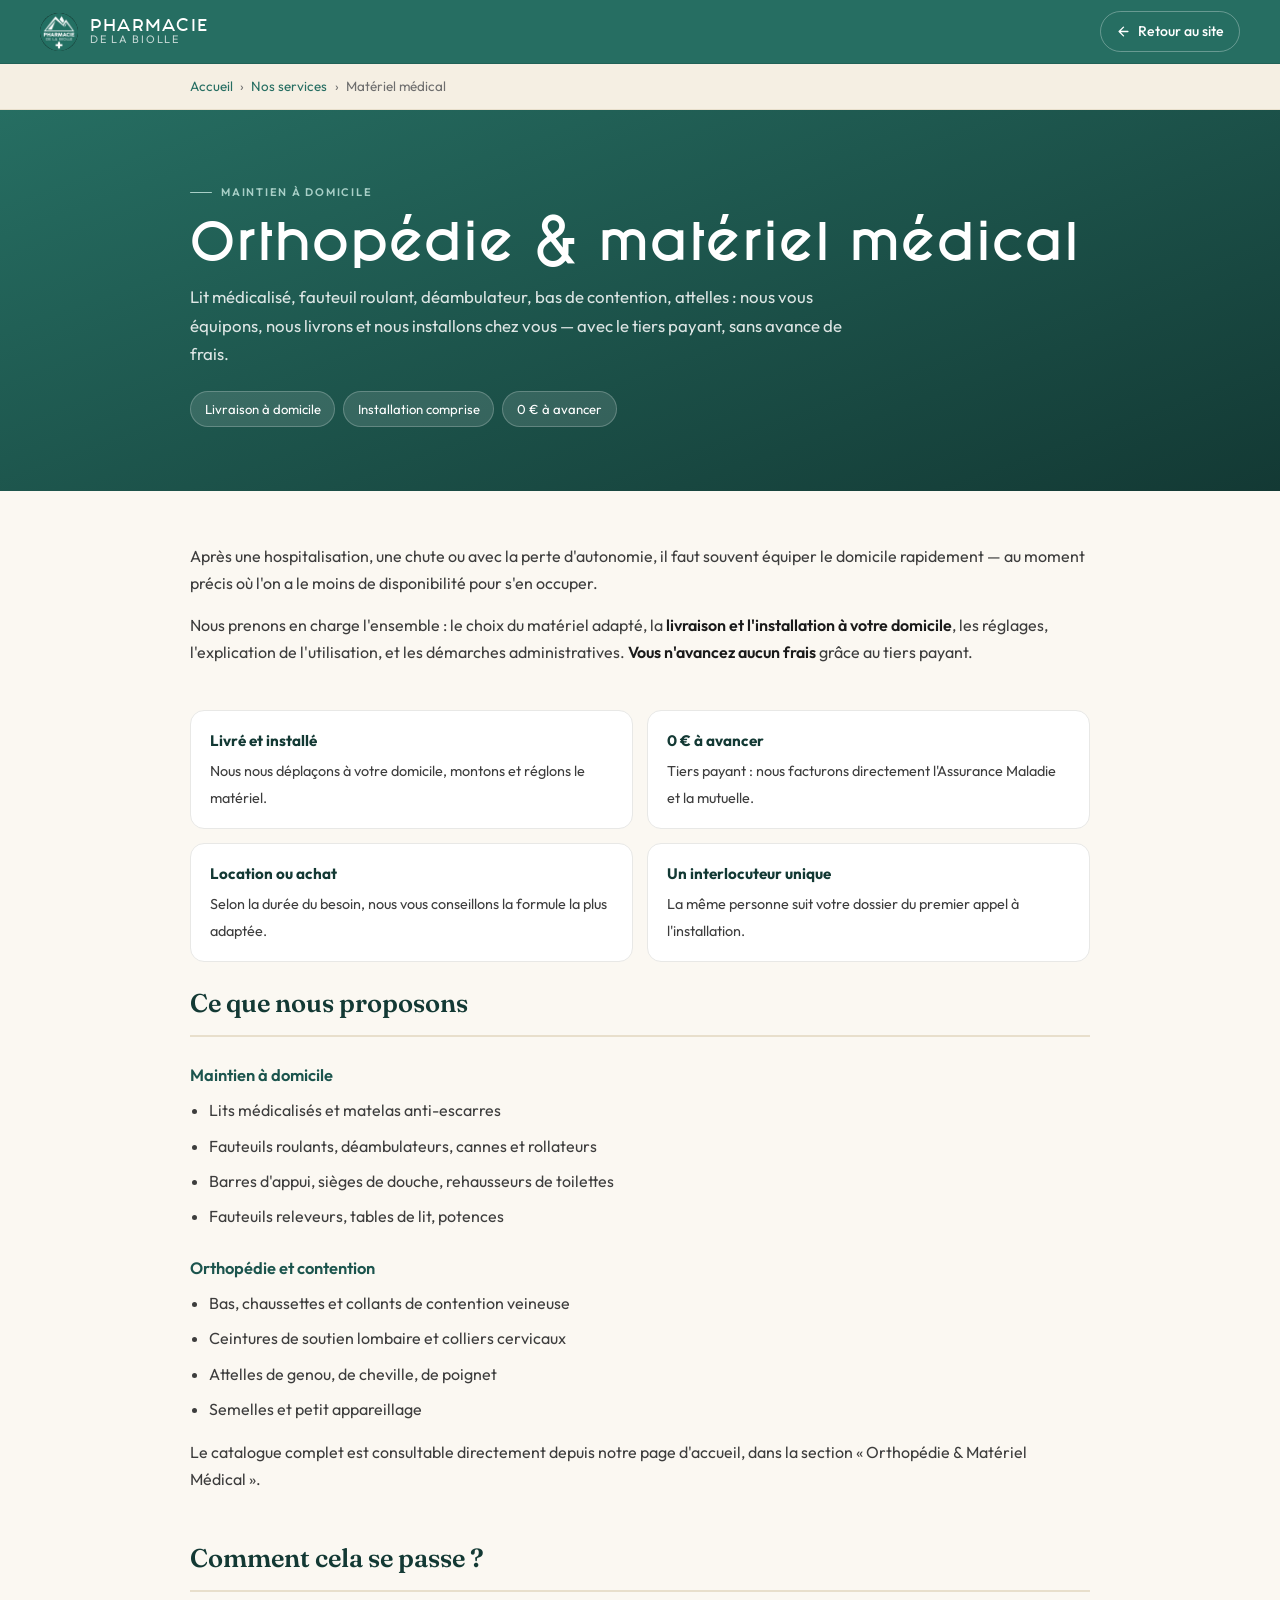
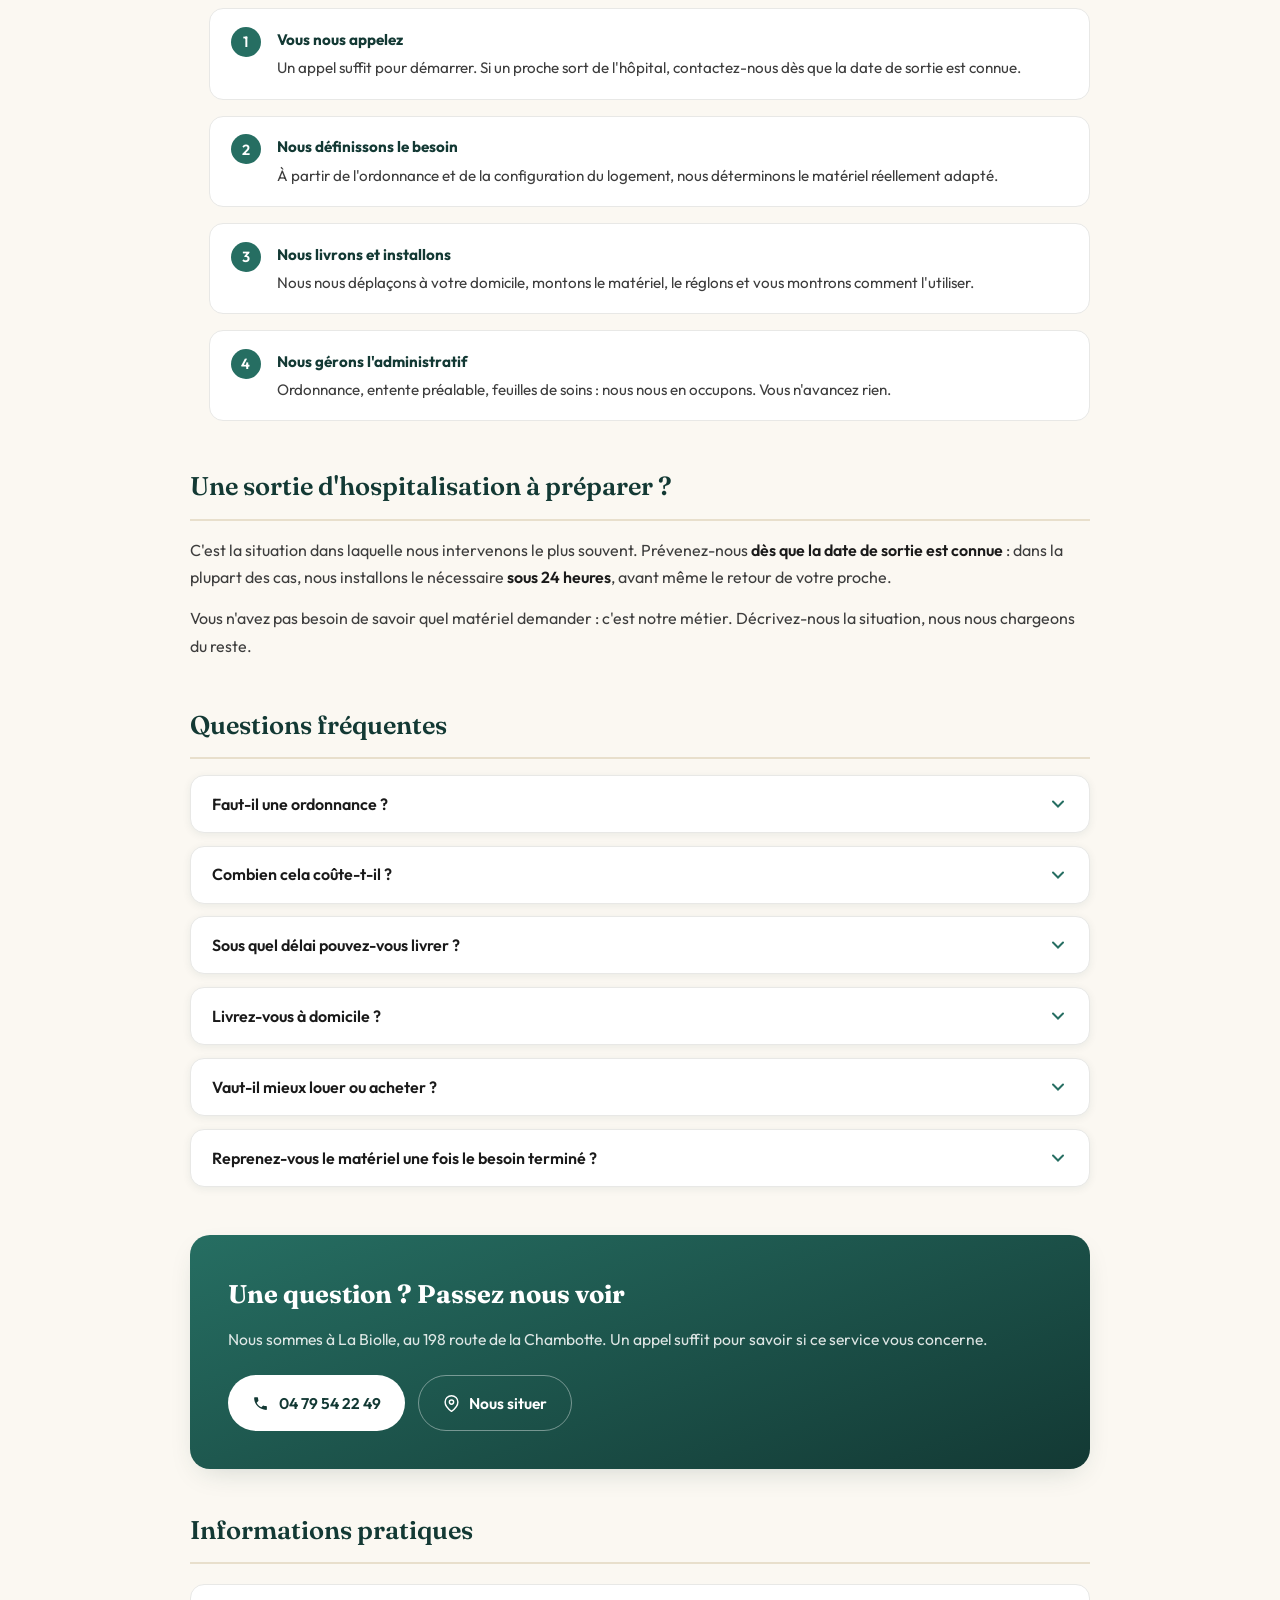
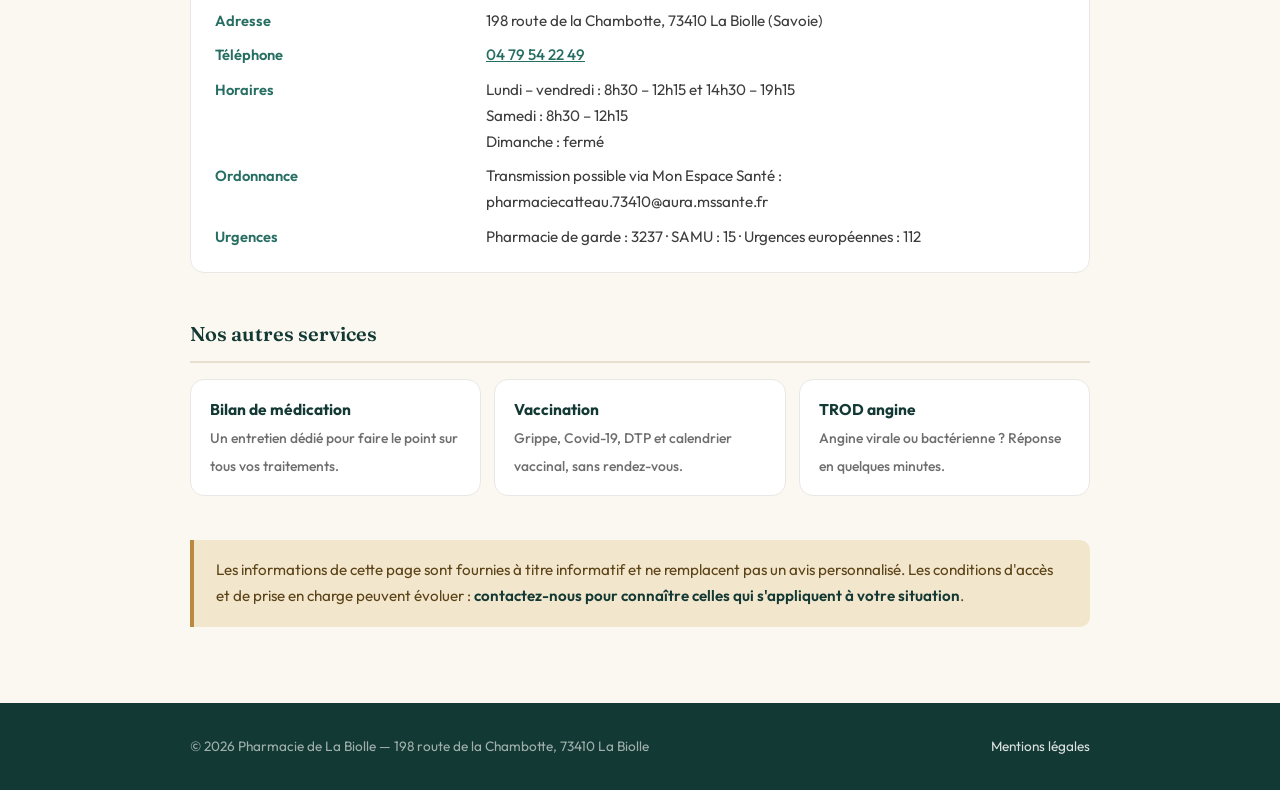
<file: materiel-medical/index.html>
<!DOCTYPE html>
<html lang="fr">
<head>
<meta charset="UTF-8" />
<meta name="viewport" content="width=device-width, initial-scale=1.0" />
<title>Matériel médical & orthopédie — La Biolle (73), Savoie</title>
<meta name="description" content="Location et vente de matériel médical à La Biolle (Savoie) : lit médicalisé, fauteuil roulant, contention, orthopédie. Livré et installé à domicile." />
<meta name="robots" content="index, follow, max-image-preview:large, max-snippet:-1" />
<link rel="canonical" href="https://pharmaciedelabiolle.fr/materiel-medical/" />

<meta property="og:type" content="website" />
<meta property="og:locale" content="fr_FR" />
<meta property="og:url" content="https://pharmaciedelabiolle.fr/materiel-medical/" />
<meta property="og:title" content="Matériel médical & orthopédie — La Biolle (73), Savoie" />
<meta property="og:description" content="Location et vente de matériel médical à La Biolle (Savoie) : lit médicalisé, fauteuil roulant, contention, orthopédie. Livré et installé à domicile." />
<meta property="og:image" content="https://pharmaciedelabiolle.fr/og-image.jpg" />
<meta property="og:site_name" content="Pharmacie de La Biolle" />

<link rel="icon" type="image/png" sizes="32x32" href="/favicon-32.png" />
<link rel="icon" type="image/png" sizes="512x512" href="/favicon.png" />
<link rel="apple-touch-icon" href="/apple-touch-icon.png" />
<link rel="manifest" href="/site.webmanifest" />
<meta name="theme-color" content="#266E62" />

<script type="application/ld+json">
{
  "@context": "https://schema.org",
  "@type": "Service",
  "name": "Orthopédie & matériel médical",
  "description": "Location et vente de matériel médical à La Biolle (Savoie) : lit médicalisé, fauteuil roulant, contention, orthopédie. Livré et installé à domicile.",
  "url": "https://pharmaciedelabiolle.fr/materiel-medical/",
  "provider": {
    "@type": "Pharmacy",
    "name": "Pharmacie de La Biolle",
    "url": "https://pharmaciedelabiolle.fr/",
    "telephone": "+33479542249",
    "address": {
      "@type": "PostalAddress",
      "streetAddress": "198 route de la Chambotte",
      "addressLocality": "La Biolle",
      "postalCode": "73410",
      "addressRegion": "Savoie",
      "addressCountry": "FR"
    }
  }
}
</script>
<script type="application/ld+json">
{
  "@context": "https://schema.org",
  "@type": "FAQPage",
  "mainEntity": [
    {
      "@type": "Question",
      "name": "Faut-il une ordonnance ?",
      "acceptedAnswer": {
        "@type": "Answer",
        "text": "Pour la prise en charge par l'Assurance Maladie, oui : une prescription médicale est nécessaire. Si vous ne l'avez pas encore, appelez-nous quand même — nous vous indiquons la marche à suivre et pouvons commencer à préparer le dossier."
      }
    },
    {
      "@type": "Question",
      "name": "Combien cela coûte-t-il ?",
      "acceptedAnswer": {
        "@type": "Answer",
        "text": "Pour le matériel pris en charge et prescrit, vous n'avancez aucun frais : nous pratiquons le tiers payant avec l'Assurance Maladie et votre mutuelle."
      }
    },
    {
      "@type": "Question",
      "name": "Sous quel délai pouvez-vous livrer ?",
      "acceptedAnswer": {
        "@type": "Answer",
        "text": "Pour les situations urgentes, notamment les sorties d'hospitalisation, nous livrons et installons généralement sous 24 heures. Contactez-nous le plus tôt possible pour que nous organisions au mieux."
      }
    },
    {
      "@type": "Question",
      "name": "Livrez-vous à domicile ?",
      "acceptedAnswer": {
        "@type": "Answer",
        "text": "Oui, nous livrons et installons à domicile dans notre secteur, autour de La Biolle. Appelez-nous pour confirmer que votre commune est couverte."
      }
    },
    {
      "@type": "Question",
      "name": "Vaut-il mieux louer ou acheter ?",
      "acceptedAnswer": {
        "@type": "Answer",
        "text": "Cela dépend de la durée prévue du besoin. Pour une convalescence de quelques semaines, la location est presque toujours préférable. Pour un besoin durable, l'achat peut être plus pertinent. Nous vous conseillons selon votre situation."
      }
    },
    {
      "@type": "Question",
      "name": "Reprenez-vous le matériel une fois le besoin terminé ?",
      "acceptedAnswer": {
        "@type": "Answer",
        "text": "Oui. Pour le matériel loué, nous organisons la reprise à domicile. Prévenez-nous simplement lorsque vous n'en avez plus l'usage."
      }
    }
  ]
}
</script>
<script type="application/ld+json">
{
  "@context": "https://schema.org",
  "@type": "BreadcrumbList",
  "itemListElement": [
    {
      "@type": "ListItem",
      "position": 1,
      "name": "Accueil",
      "item": "https://pharmaciedelabiolle.fr/"
    },
    {
      "@type": "ListItem",
      "position": 2,
      "name": "Nos services",
      "item": "https://pharmaciedelabiolle.fr/#services"
    },
    {
      "@type": "ListItem",
      "position": 3,
      "name": "Matériel médical",
      "item": "https://pharmaciedelabiolle.fr/materiel-medical/"
    }
  ]
}
</script>

<link rel="preconnect" href="https://fonts.googleapis.com" />
<link rel="preconnect" href="https://fonts.gstatic.com" crossorigin />
<link href="https://fonts.googleapis.com/css2?family=Fraunces:ital,opsz,wght@0,9..144,400;1,9..144,600&family=Outfit:wght@300;400;500;600&display=swap" rel="stylesheet" />
<link rel="stylesheet" href="/assets/page.css" />
</head>
<body>

<a class="skip-link" href="#contenu">Aller au contenu</a>

<header>
  <a href="/" class="brand">
    <img src="/assets/logo-footer.webp" width="38" height="38" alt="" />
    <span class="brand-text">
      <span class="brand-top">Pharmacie</span>
      <span class="brand-bottom">de La Biolle</span>
    </span>
  </a>
  <a href="/" class="back-link"><svg xmlns="http://www.w3.org/2000/svg" viewBox="0 0 24 24" fill="none" stroke="currentColor" stroke-width="2.2" stroke-linecap="round" stroke-linejoin="round"><path d="M19 12H5M12 19l-7-7 7-7"/></svg> Retour au site</a>
</header>

<nav class="breadcrumb" aria-label="Fil d'Ariane">
  <ol>
    <li><a href="/">Accueil</a></li>
    <li><a href="/#services">Nos services</a></li>
    <li aria-current="page">Matériel médical</li>
  </ol>
</nav>

<div class="page-hero">
  <div class="wrap">
    <span class="eyebrow">Maintien à domicile</span>
    <h1>Orthopédie & matériel médical</h1>
    <p class="lede">Lit médicalisé, fauteuil roulant, déambulateur, bas de contention, attelles : nous vous équipons, nous livrons et nous installons chez vous — avec le tiers payant, sans avance de frais.</p>
    <div class="hero-tags">
        <span class="hero-tag">Livraison à domicile</span>
        <span class="hero-tag">Installation comprise</span>
        <span class="hero-tag">0 € à avancer</span>
    </div>
  </div>
</div>

<main id="contenu">
  <div class="wrap">

<div class="block">
      <p>Après une hospitalisation, une chute ou avec la perte d'autonomie, il faut souvent équiper le domicile rapidement — au moment précis où l'on a le moins de disponibilité pour s'en occuper.</p>
      <p>Nous prenons en charge l'ensemble : le choix du matériel adapté, la <strong>livraison et l'installation à votre domicile</strong>, les réglages, l'explication de l'utilisation, et les démarches administratives. <strong>Vous n'avancez aucun frais</strong> grâce au tiers payant.</p>
    </div>
    <div class="keypoints">
      <div class="keypoint"><b>Livré et installé</b><span>Nous nous déplaçons à votre domicile, montons et réglons le matériel.</span></div>
      <div class="keypoint"><b>0 € à avancer</b><span>Tiers payant : nous facturons directement l'Assurance Maladie et la mutuelle.</span></div>
      <div class="keypoint"><b>Location ou achat</b><span>Selon la durée du besoin, nous vous conseillons la formule la plus adaptée.</span></div>
      <div class="keypoint"><b>Un interlocuteur unique</b><span>La même personne suit votre dossier du premier appel à l'installation.</span></div>
    </div>

    <div class="block">
      <h2>Ce que nous proposons</h2>
      <h3>Maintien à domicile</h3><ul><li>Lits médicalisés et matelas anti-escarres</li><li>Fauteuils roulants, déambulateurs, cannes et rollateurs</li><li>Barres d'appui, sièges de douche, rehausseurs de toilettes</li><li>Fauteuils releveurs, tables de lit, potences</li></ul>
      <h3>Orthopédie et contention</h3><ul><li>Bas, chaussettes et collants de contention veineuse</li><li>Ceintures de soutien lombaire et colliers cervicaux</li><li>Attelles de genou, de cheville, de poignet</li><li>Semelles et petit appareillage</li></ul>
      <p>Le catalogue complet est consultable directement depuis notre page d'accueil, dans la section «&nbsp;Orthopédie &amp; Matériel Médical&nbsp;».</p>
    </div>

    <div class="block">
      <h2>Comment cela se passe&nbsp;?</h2>
      <ol class="steps">
        <li><span><b>Vous nous appelez</b>Un appel suffit pour démarrer. Si un proche sort de l'hôpital, contactez-nous dès que la date de sortie est connue.</span></li>
        <li><span><b>Nous définissons le besoin</b>À partir de l'ordonnance et de la configuration du logement, nous déterminons le matériel réellement adapté.</span></li>
        <li><span><b>Nous livrons et installons</b>Nous nous déplaçons à votre domicile, montons le matériel, le réglons et vous montrons comment l'utiliser.</span></li>
        <li><span><b>Nous gérons l'administratif</b>Ordonnance, entente préalable, feuilles de soins : nous nous en occupons. Vous n'avancez rien.</span></li>
      </ol>
    </div>

    <div class="block">
      <h2>Une sortie d'hospitalisation à préparer&nbsp;?</h2>
      <p>C'est la situation dans laquelle nous intervenons le plus souvent. Prévenez-nous <strong>dès que la date de sortie est connue</strong> : dans la plupart des cas, nous installons le nécessaire <strong>sous 24 heures</strong>, avant même le retour de votre proche.</p>
      <p>Vous n'avez pas besoin de savoir quel matériel demander : c'est notre métier. Décrivez-nous la situation, nous nous chargeons du reste.</p>
    </div>

    <div class="block">
      <h2>Questions fréquentes</h2>
      <div class="faq-list">
        <details class="faq-item"><summary>Faut-il une ordonnance&nbsp;?</summary><div class="faq-answer"><p>Pour la prise en charge par l'Assurance Maladie, oui : une prescription médicale est nécessaire. Si vous ne l'avez pas encore, appelez-nous quand même — nous vous indiquons la marche à suivre et pouvons commencer à préparer le dossier.</p></div></details>
        <details class="faq-item"><summary>Combien cela coûte-t-il&nbsp;?</summary><div class="faq-answer"><p>Pour le matériel pris en charge et prescrit, vous n'avancez aucun frais : nous pratiquons le tiers payant avec l'Assurance Maladie et votre mutuelle.</p></div></details>
        <details class="faq-item"><summary>Sous quel délai pouvez-vous livrer&nbsp;?</summary><div class="faq-answer"><p>Pour les situations urgentes, notamment les sorties d'hospitalisation, nous livrons et installons généralement sous 24 heures. Contactez-nous le plus tôt possible pour que nous organisions au mieux.</p></div></details>
        <details class="faq-item"><summary>Livrez-vous à domicile&nbsp;?</summary><div class="faq-answer"><p>Oui, nous livrons et installons à domicile dans notre secteur, autour de La Biolle. Appelez-nous pour confirmer que votre commune est couverte.</p></div></details>
        <details class="faq-item"><summary>Vaut-il mieux louer ou acheter&nbsp;?</summary><div class="faq-answer"><p>Cela dépend de la durée prévue du besoin. Pour une convalescence de quelques semaines, la location est presque toujours préférable. Pour un besoin durable, l'achat peut être plus pertinent. Nous vous conseillons selon votre situation.</p></div></details>
        <details class="faq-item"><summary>Reprenez-vous le matériel une fois le besoin terminé&nbsp;?</summary><div class="faq-answer"><p>Oui. Pour le matériel loué, nous organisons la reprise à domicile. Prévenez-nous simplement lorsque vous n'en avez plus l'usage.</p></div></details>
      </div>
    </div>

    <div class="cta">
      <h2>Une question&nbsp;? Passez nous voir</h2>
      <p>Nous sommes à La Biolle, au 198 route de la Chambotte. Un appel suffit pour savoir si ce service vous concerne.</p>
      <div class="cta-actions">
        <a class="btn-call" href="tel:+33479542249"><svg xmlns="http://www.w3.org/2000/svg" viewBox="0 0 24 24" fill="currentColor" aria-hidden="true"><path d="M6.6 10.8c1.4 2.8 3.8 5.1 6.6 6.6l2.2-2.2c.3-.3.7-.4 1-.2 1.1.4 2.3.6 3.6.6.6 0 1 .4 1 1V20c0 .6-.4 1-1 1C10.6 21 3 13.4 3 4c0-.6.4-1 1-1h3.5c.6 0 1 .4 1 1 0 1.2.2 2.4.6 3.6.1.3 0 .7-.2 1l-2.3 2.2z"/></svg> 04 79 54 22 49</a>
        <a class="btn-ghost" href="https://maps.google.com/?q=198+Route+de+la+Chambotte+73410+La+Biolle" target="_blank" rel="noopener noreferrer"><svg xmlns="http://www.w3.org/2000/svg" viewBox="0 0 24 24" fill="none" stroke="currentColor" stroke-width="2" stroke-linecap="round" stroke-linejoin="round" aria-hidden="true"><path d="M21 10c0 7-9 13-9 13s-9-6-9-13a9 9 0 0 1 18 0z"/><circle cx="12" cy="10" r="3"/></svg> Nous situer</a>
      </div>
    </div>

    <div class="block">
      <h2>Informations pratiques</h2>
      <div class="practical">
        <dl>
          <dt>Adresse</dt>
          <dd>198 route de la Chambotte, 73410 La Biolle (Savoie)</dd>
          <dt>Téléphone</dt>
          <dd><a href="tel:+33479542249">04 79 54 22 49</a></dd>
          <dt>Horaires</dt>
          <dd>Lundi – vendredi&nbsp;: 8h30 – 12h15 et 14h30 – 19h15<br />Samedi&nbsp;: 8h30 – 12h15<br />Dimanche&nbsp;: fermé</dd>
          <dt>Ordonnance</dt>
          <dd>Transmission possible via Mon Espace Santé&nbsp;: pharmaciecatteau.73410@aura.mssante.fr</dd>
          <dt>Urgences</dt>
          <dd>Pharmacie de garde&nbsp;: 3237 · SAMU&nbsp;: 15 · Urgences européennes&nbsp;: 112</dd>
        </dl>
      </div>
    </div>

    <div class="block related">
      <h2>Nos autres services</h2>
      <div class="related-grid">
        <a class="related-card" href="/bilan-de-medication/"><b>Bilan de médication</b><span>Un entretien dédié pour faire le point sur tous vos traitements.</span></a>
        <a class="related-card" href="/vaccination/"><b>Vaccination</b><span>Grippe, Covid-19, DTP et calendrier vaccinal, sans rendez-vous.</span></a>
        <a class="related-card" href="/trod-angine/"><b>TROD angine</b><span>Angine virale ou bactérienne ? Réponse en quelques minutes.</span></a>
      </div>
    </div>

    <div class="callout callout-warn">
      <p>Les informations de cette page sont fournies à titre informatif et ne remplacent pas un avis personnalisé. Les conditions d'accès et de prise en charge peuvent évoluer&nbsp;: <strong>contactez-nous pour connaître celles qui s'appliquent à votre situation</strong>.</p>
    </div>

  </div>
</main>

<footer>
  <div class="wrap">
    <span>© 2026 Pharmacie de La Biolle — 198 route de la Chambotte, 73410 La Biolle</span>
    <a href="/mentions-legales/">Mentions légales</a>
  </div>
</footer>

</body>
</html>
</file>
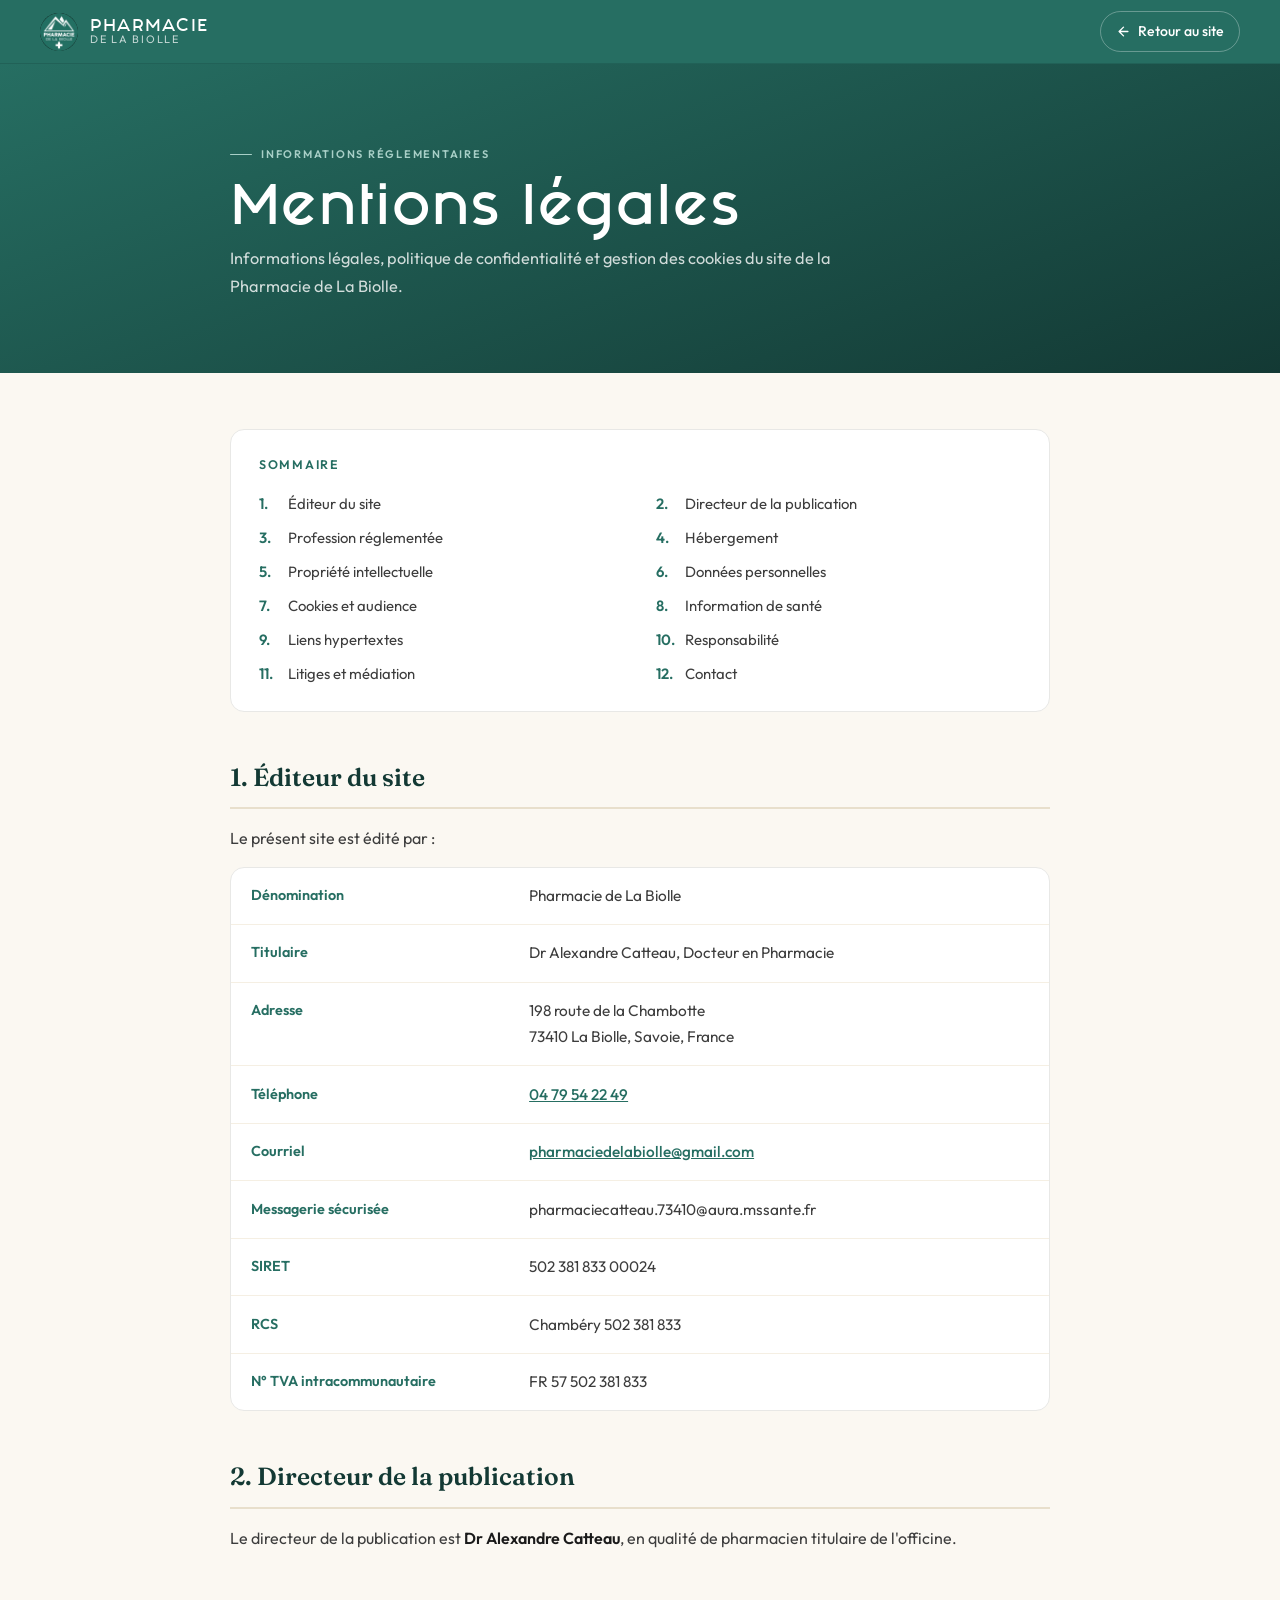
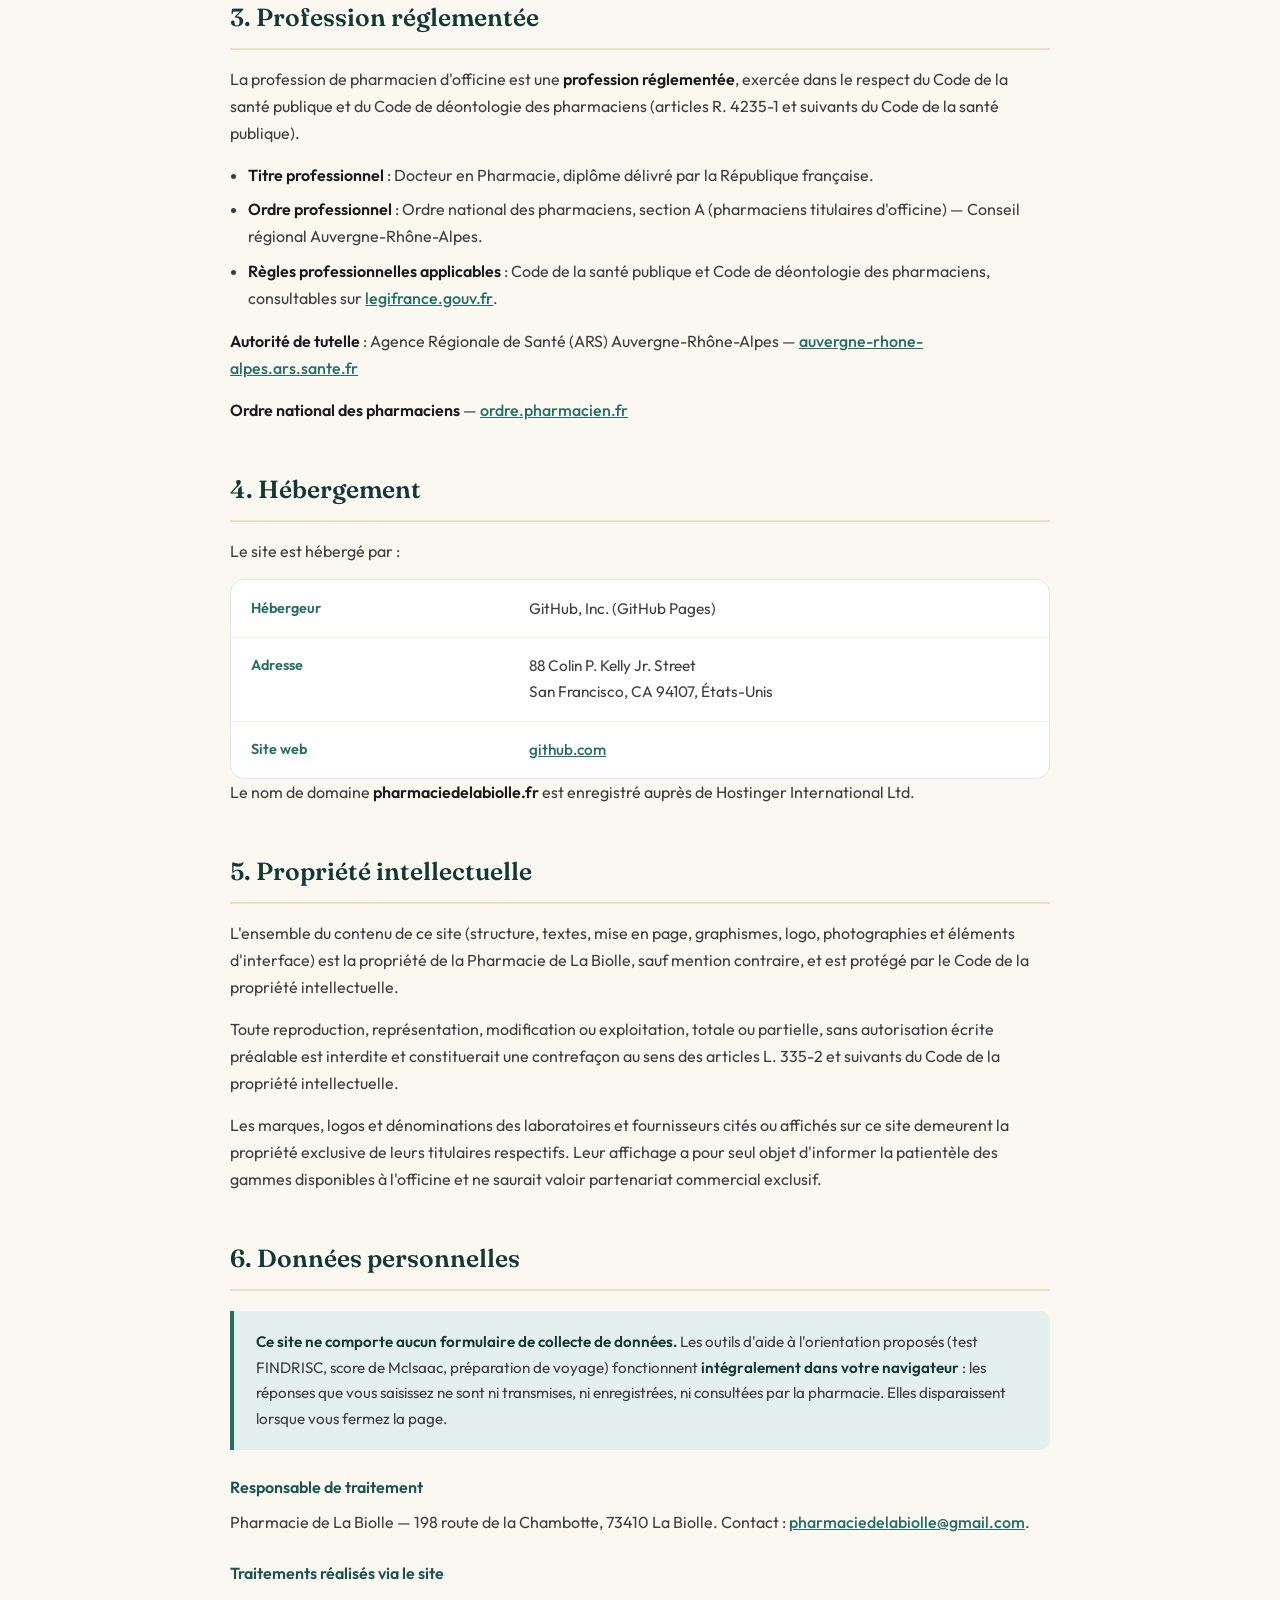
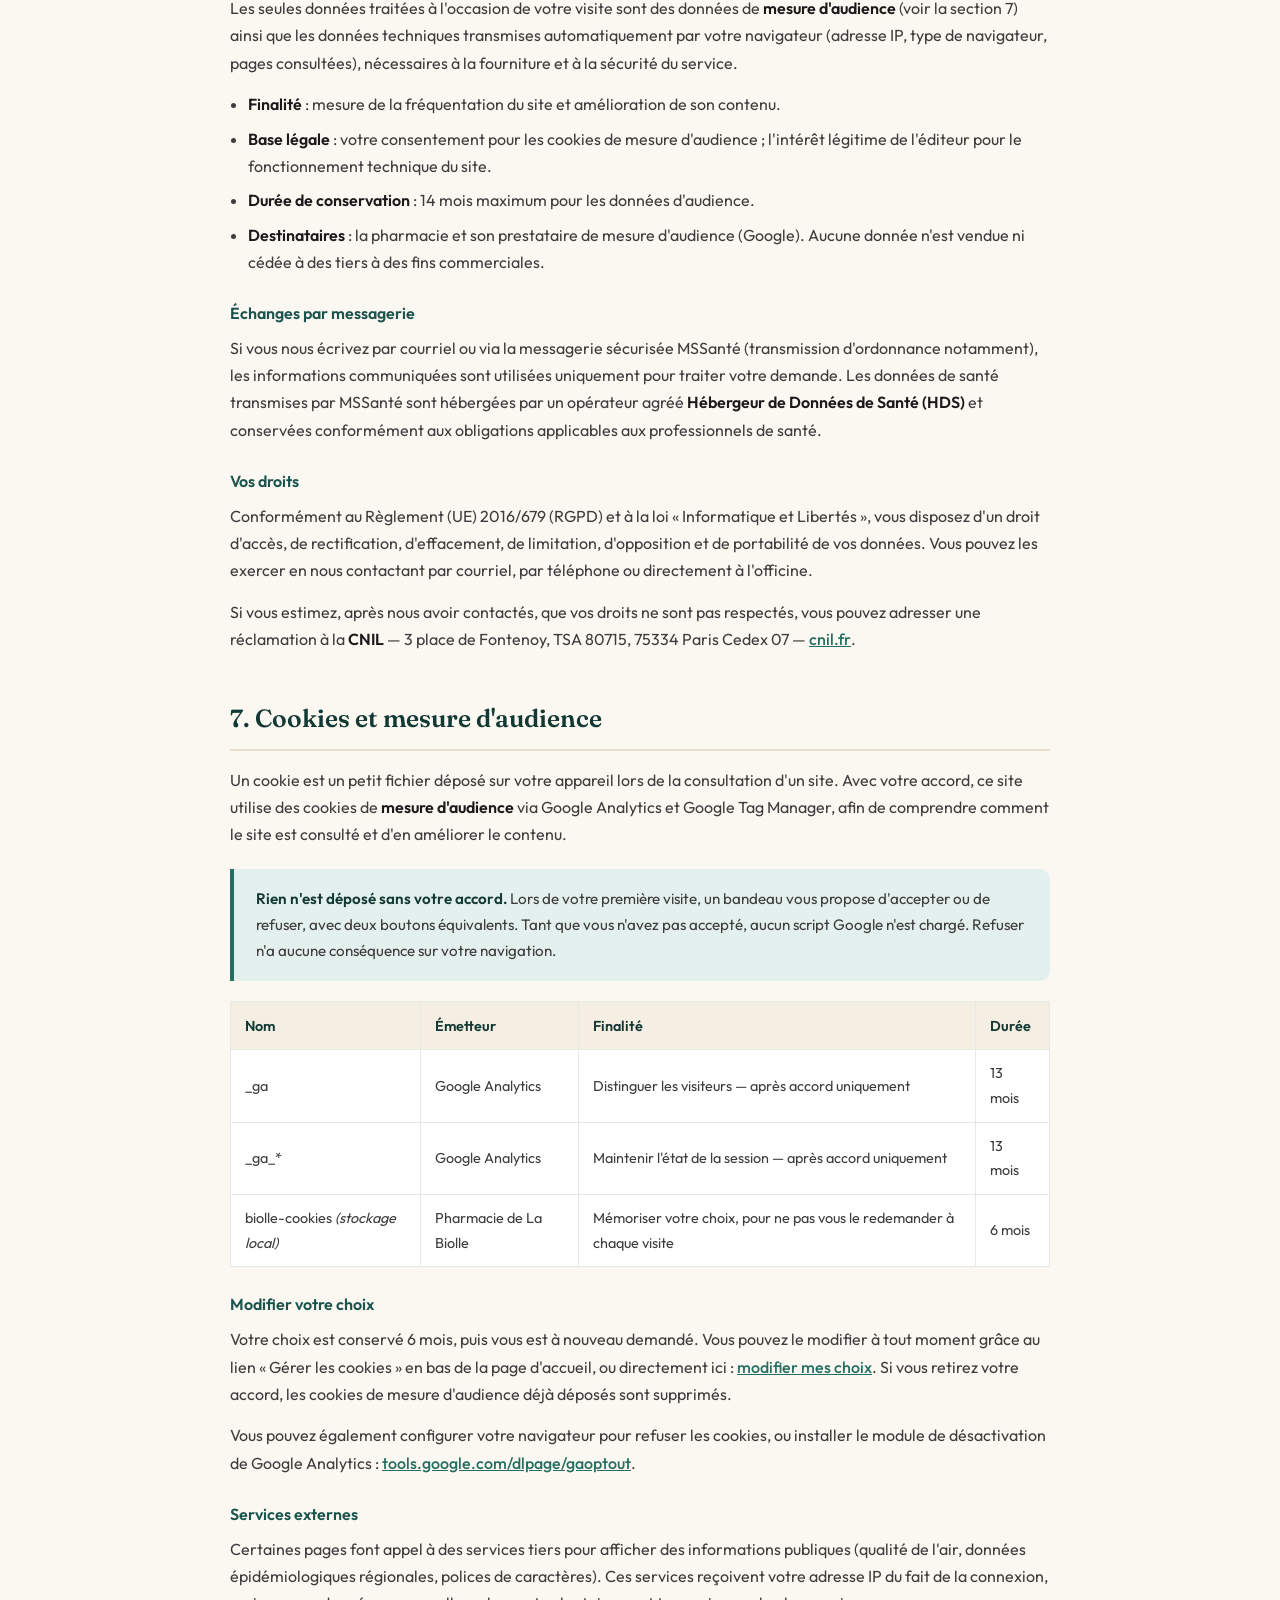
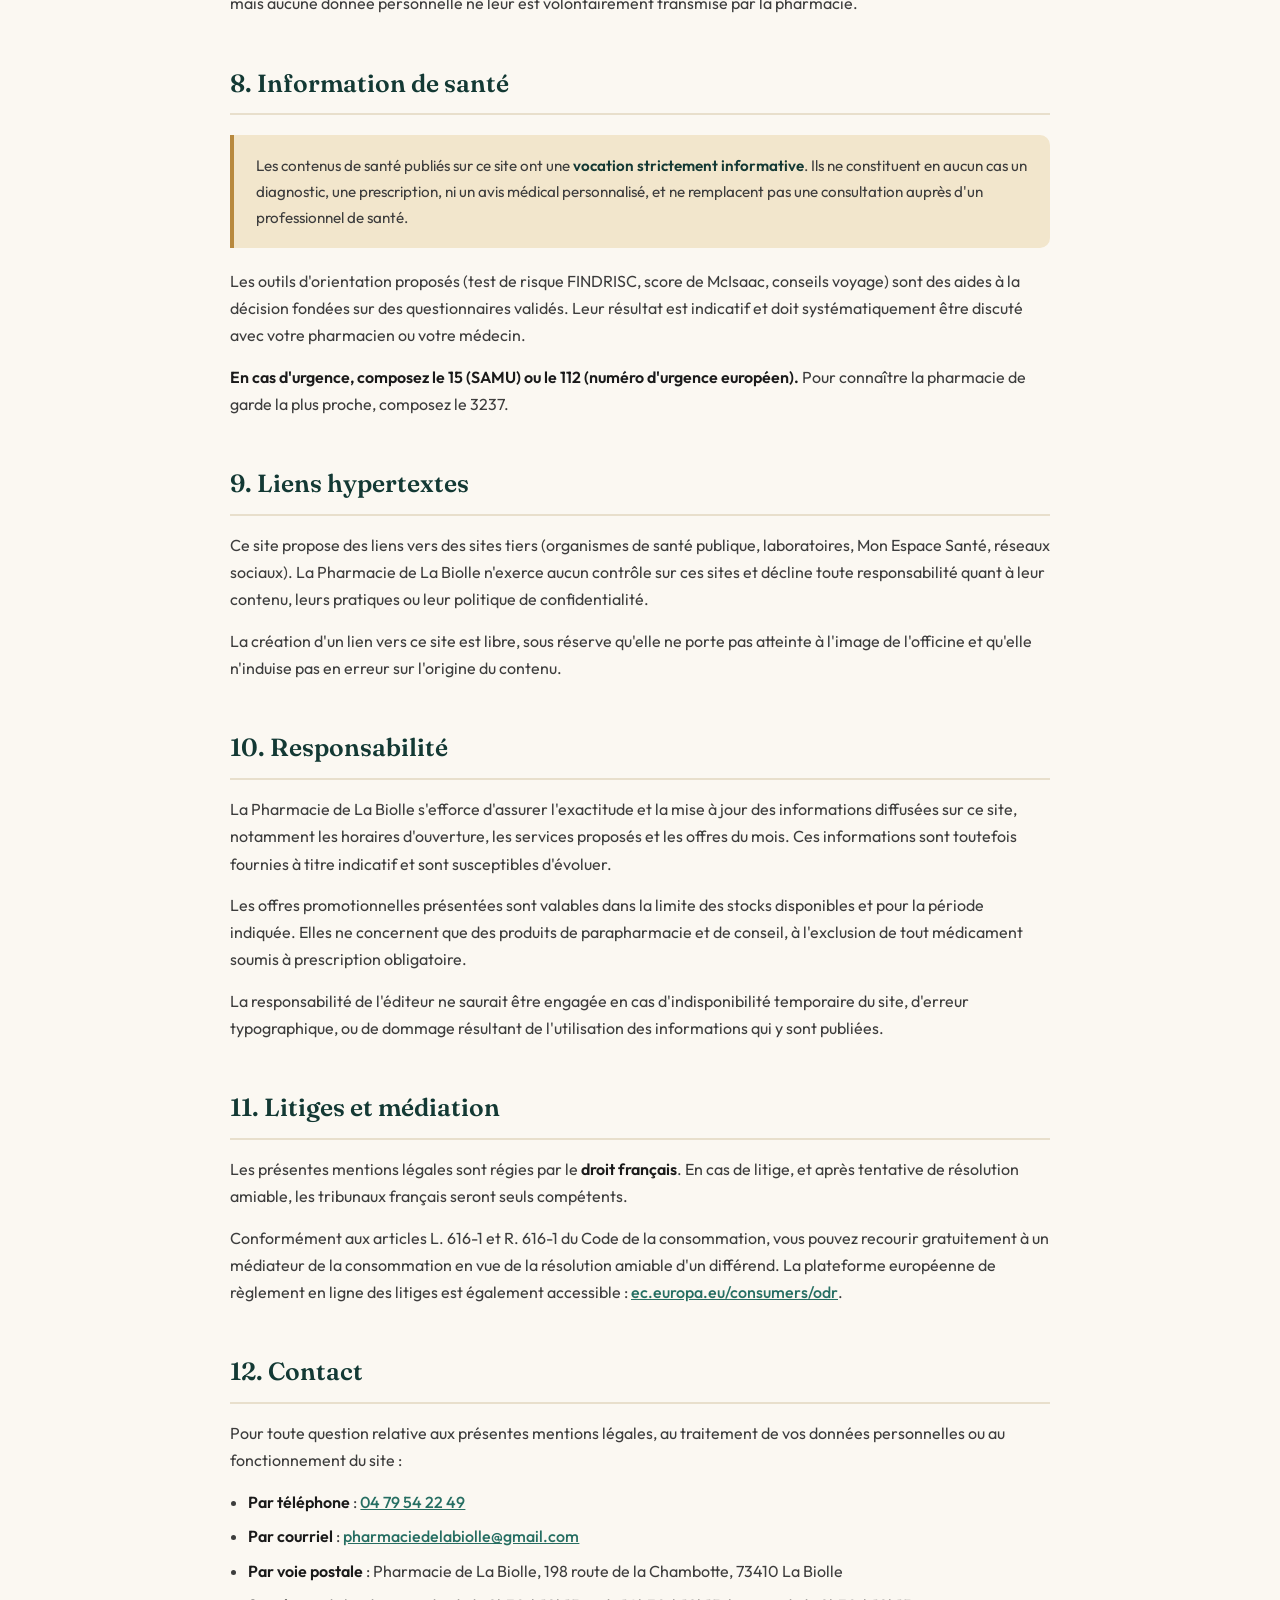
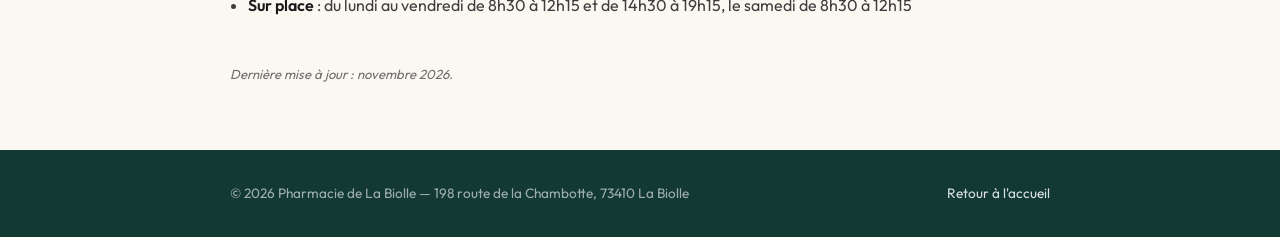
<file: mentions-legales/index.html>
<!DOCTYPE html>
<html lang="fr">
<head>
<meta charset="UTF-8" />
<meta name="viewport" content="width=device-width, initial-scale=1.0" />
<title>Mentions légales — Pharmacie de La Biolle</title>
<meta name="description" content="Mentions légales, politique de confidentialité et gestion des cookies du site de la Pharmacie de La Biolle (73410, Savoie)." />
<meta name="robots" content="index, follow" />
<link rel="canonical" href="https://pharmaciedelabiolle.fr/mentions-legales" />

<link rel="icon" type="image/png" sizes="32x32" href="/favicon-32.png" />
<link rel="icon" type="image/png" sizes="512x512" href="/favicon.png" />
<link rel="apple-touch-icon" href="/apple-touch-icon.png" />
<meta name="theme-color" content="#266E62" />

<link rel="preconnect" href="https://fonts.googleapis.com" />
<link rel="preconnect" href="https://fonts.gstatic.com" crossorigin />
<link href="https://fonts.googleapis.com/css2?family=Fraunces:ital,opsz,wght@0,9..144,400;1,9..144,600&family=Outfit:wght@300;400;500;600&display=swap" rel="stylesheet" />

<style>
@font-face {
  font-family: 'Fashion Fetish';
  src: url('/fonts/Fashion_Fetish_Bold.ttf') format('truetype');
  font-weight: 700; font-style: normal; font-display: swap;
}
*, *::before, *::after { box-sizing: border-box; margin: 0; padding: 0; }

:root {
  --teal-900: #133934;
  --teal-800: #1B544D;
  --teal-700: #266E62;
  --teal-300: #A8CFC7;
  --teal-100: #E4F0ED;
  --cream-50: #FBF8F2;
  --cream-100: #F5EFE3;
  --cream-200: #E8DFCC;
  --ink-900: #1A1A1A;
  --ink-700: #3D3D3D;
  --ink-500: #6E6E6E;
  --ink-100: #E8E8E6;
  --paper: #FFFFFF;
  --terracotta: #B85C3C;
  --gold-100: #F2E6CC;
  --gold-600: #B8893E;
  --font-display: 'Fashion Fetish', 'Outfit', sans-serif;
  --font-sans: 'Outfit', system-ui, sans-serif;
  --font-serif: 'Fraunces', Georgia, serif;
  --radius: 14px;
  --header-h: 64px;
}

html { scroll-behavior: smooth; }
body {
  font-family: var(--font-sans);
  color: var(--ink-900);
  background: var(--cream-50);
  line-height: 1.7;
  -webkit-font-smoothing: antialiased;
}

/* ── Lien d'évitement ── */
.skip-link {
  position: fixed; top: 8px; left: 8px; z-index: 3000;
  background: var(--teal-700); color: #fff; padding: 10px 18px;
  border-radius: 8px; font-weight: 600; font-size: .9rem; text-decoration: none;
  transform: translateY(-140%); transition: transform .2s ease;
}
.skip-link:focus { transform: translateY(0); outline: 3px solid #fff; outline-offset: 2px; }

a:focus-visible, button:focus-visible {
  outline: 3px solid var(--teal-300); outline-offset: 2px; border-radius: 4px;
}

/* ── Header ── */
header {
  position: sticky; top: 0; z-index: 100;
  height: var(--header-h); background: var(--teal-700);
  display: flex; align-items: center; justify-content: space-between;
  padding: 0 clamp(1.25rem, 4vw, 2.5rem);
  border-bottom: 1px solid rgba(19,57,52,.25);
}
.brand { display: flex; align-items: center; gap: 12px; text-decoration: none; }
.brand img { width: 38px; height: 38px; border-radius: 50%; display: block; }
.brand-text { display: flex; flex-direction: column; line-height: 1.1; }
.brand-top { font-family: var(--font-display); font-size: .95rem; letter-spacing: .08em; color: #fff; text-transform: uppercase; }
.brand-bottom { font-size: .68rem; letter-spacing: .16em; color: rgba(255,255,255,.72); text-transform: uppercase; }
.back-link {
  color: #fff; text-decoration: none; font-size: .88rem; font-weight: 500;
  display: inline-flex; align-items: center; gap: 7px;
  padding: 8px 15px; border: 1px solid rgba(255,255,255,.3); border-radius: 999px;
  transition: background .2s, border-color .2s;
}
.back-link:hover { background: rgba(255,255,255,.14); border-color: rgba(255,255,255,.5); }
.back-link svg { width: 15px; height: 15px; }

/* ── Hero ── */
.page-hero {
  background: linear-gradient(160deg, var(--teal-700) 0%, var(--teal-900) 100%);
  color: #fff; padding: clamp(2.75rem, 7vw, 4.5rem) clamp(1.25rem, 5vw, 3rem);
}
.wrap { max-width: 820px; margin: 0 auto; }
.eyebrow {
  display: inline-flex; align-items: center; gap: 9px;
  font-size: 11px; font-weight: 600; letter-spacing: .16em; text-transform: uppercase;
  color: var(--teal-300); margin-bottom: .9rem;
}
.eyebrow::before { content: ''; width: 22px; height: 1.5px; background: var(--teal-300); border-radius: 2px; }
.page-hero h1 {
  font-family: var(--font-display); font-weight: 700;
  font-size: clamp(2rem, 5.5vw, 3rem); line-height: 1.1; letter-spacing: .02em;
}
.page-hero p { margin-top: .9rem; color: rgba(255,255,255,.8); font-size: 1.02rem; max-width: 60ch; }

/* ── Contenu ── */
main { padding: clamp(2rem, 5vw, 3.5rem) clamp(1.25rem, 5vw, 3rem) 4rem; }

.toc {
  background: var(--paper); border: 1px solid var(--ink-100);
  border-radius: var(--radius); padding: 1.5rem 1.75rem; margin-bottom: 2.75rem;
}
.toc h2 {
  font-family: var(--font-sans); font-size: .78rem; font-weight: 600;
  letter-spacing: .14em; text-transform: uppercase; color: var(--teal-700); margin-bottom: 1rem;
}
.toc ol { list-style: none; counter-reset: toc; display: grid; gap: .55rem; }
@media (min-width: 620px) { .toc ol { grid-template-columns: 1fr 1fr; gap: .55rem 2rem; } }
.toc li { counter-increment: toc; }
.toc a {
  color: var(--ink-700); text-decoration: none; font-size: .93rem;
  display: flex; gap: .6rem; align-items: baseline; transition: color .18s;
}
.toc a::before {
  content: counter(toc) '.'; color: var(--teal-700); font-weight: 600;
  font-family: var(--font-sans); flex: none; min-width: 1.3em;
}
.toc a:hover { color: var(--teal-700); }

section.legal { margin-bottom: 2.75rem; scroll-margin-top: calc(var(--header-h) + 20px); }
section.legal h2 {
  font-family: var(--font-serif); font-weight: 600;
  font-size: clamp(1.25rem, 2.6vw, 1.55rem); color: var(--teal-900);
  margin-bottom: 1rem; padding-bottom: .6rem; border-bottom: 2px solid var(--cream-200);
}
section.legal h3 {
  font-size: 1rem; font-weight: 600; color: var(--teal-800); margin: 1.5rem 0 .5rem;
}
section.legal p { color: var(--ink-700); margin-bottom: .9rem; }
section.legal p:last-child { margin-bottom: 0; }
section.legal ul { margin: .3rem 0 1rem 0; padding-left: 1.15rem; color: var(--ink-700); }
section.legal li { margin-bottom: .45rem; }
section.legal a { color: var(--teal-700); font-weight: 500; }
strong { font-weight: 600; color: var(--ink-900); }

/* Fiche d'identité */
.identity {
  background: var(--paper); border: 1px solid var(--ink-100);
  border-radius: var(--radius); overflow: hidden;
}
.identity dl { display: grid; }
@media (min-width: 560px) { .identity dl { grid-template-columns: minmax(160px, 34%) 1fr; } }
.identity dt {
  font-size: .82rem; font-weight: 600; color: var(--teal-700);
  padding: .85rem 1.25rem .1rem; text-transform: uppercase; letter-spacing: .05em;
}
.identity dd {
  padding: 0 1.25rem .85rem; color: var(--ink-700); font-size: .96rem;
}
@media (min-width: 560px) {
  .identity dt { padding: .95rem 1.25rem; border-top: 1px solid var(--cream-100); text-transform: none; letter-spacing: 0; font-size: .9rem; }
  .identity dd { padding: .95rem 1.25rem; border-top: 1px solid var(--cream-100); }
  .identity dt:first-of-type, .identity dl > dt:first-child + dd { border-top: none; }
}
.identity a { color: var(--teal-700); }

/* Encadré information */
.callout {
  background: var(--teal-100); border-left: 4px solid var(--teal-700);
  border-radius: 0 10px 10px 0; padding: 1.1rem 1.35rem; margin: 1.25rem 0;
}
.callout p { color: var(--teal-900); margin: 0; font-size: .95rem; }
.callout strong { color: var(--teal-900); }

.callout-warn {
  background: var(--gold-100); border-left: 4px solid var(--gold-600);
}
.callout-warn p { color: #5c4318; }

/* Tableau cookies */
.table-scroll { overflow-x: auto; margin: 1rem 0; }
table { border-collapse: collapse; width: 100%; min-width: 480px; font-size: .9rem; background: var(--paper); }
th, td { text-align: left; padding: .7rem .9rem; border: 1px solid var(--ink-100); }
th { background: var(--cream-100); font-weight: 600; color: var(--teal-900); }
td { color: var(--ink-700); }

/* Footer */
footer {
  background: var(--teal-900); color: rgba(255,255,255,.6);
  padding: 2rem clamp(1.25rem, 5vw, 3rem); font-size: .85rem;
}
footer .wrap { display: flex; flex-wrap: wrap; gap: .8rem 1.5rem; align-items: center; justify-content: space-between; }
footer a { color: rgba(255,255,255,.85); text-decoration: none; }
footer a:hover { color: #fff; text-decoration: underline; }
.updated { font-size: .82rem; color: var(--ink-500); margin-top: 2.5rem; font-style: italic; }

@media (prefers-reduced-motion: reduce) {
  html { scroll-behavior: auto; }
  *, *::before, *::after { transition-duration: .001ms !important; animation-duration: .001ms !important; }
}
</style>
</head>
<body>

<a class="skip-link" href="#contenu">Aller au contenu</a>

<header>
  <a href="/" class="brand">
    <img src="/assets/logo-footer.webp" width="38" height="38" alt="" />
    <span class="brand-text">
      <span class="brand-top">Pharmacie</span>
      <span class="brand-bottom">de La Biolle</span>
    </span>
  </a>
  <a href="/" class="back-link">
    <svg xmlns="http://www.w3.org/2000/svg" viewBox="0 0 24 24" fill="none" stroke="currentColor" stroke-width="2.2" stroke-linecap="round" stroke-linejoin="round"><path d="M19 12H5M12 19l-7-7 7-7"/></svg>
    Retour au site
  </a>
</header>

<div class="page-hero">
  <div class="wrap">
    <span class="eyebrow">Informations réglementaires</span>
    <h1>Mentions légales</h1>
    <p>Informations légales, politique de confidentialité et gestion des cookies du site de la Pharmacie de La Biolle.</p>
  </div>
</div>

<main id="contenu">
  <div class="wrap">

    <nav class="toc" aria-label="Sommaire">
      <h2>Sommaire</h2>
      <ol>
        <li><a href="#editeur">Éditeur du site</a></li>
        <li><a href="#publication">Directeur de la publication</a></li>
        <li><a href="#profession">Profession réglementée</a></li>
        <li><a href="#hebergement">Hébergement</a></li>
        <li><a href="#propriete">Propriété intellectuelle</a></li>
        <li><a href="#donnees">Données personnelles</a></li>
        <li><a href="#cookies">Cookies et audience</a></li>
        <li><a href="#sante">Information de santé</a></li>
        <li><a href="#liens">Liens hypertextes</a></li>
        <li><a href="#responsabilite">Responsabilité</a></li>
        <li><a href="#litiges">Litiges et médiation</a></li>
        <li><a href="#contact">Contact</a></li>
      </ol>
    </nav>

    <section class="legal" id="editeur">
      <h2>1. Éditeur du site</h2>
      <p>Le présent site est édité par&nbsp;:</p>
      <div class="identity">
        <dl>
          <dt>Dénomination</dt>
          <dd>Pharmacie de La Biolle</dd>

          <dt>Titulaire</dt>
          <dd>Dr Alexandre Catteau, Docteur en Pharmacie</dd>

          <dt>Adresse</dt>
          <dd>198 route de la Chambotte<br />73410 La Biolle, Savoie, France</dd>

          <dt>Téléphone</dt>
          <dd><a href="tel:+33479542249">04 79 54 22 49</a></dd>

          <dt>Courriel</dt>
          <dd><a href="mailto:pharmaciedelabiolle@gmail.com">pharmaciedelabiolle@gmail.com</a></dd>

          <dt>Messagerie sécurisée</dt>
          <dd>pharmaciecatteau.73410@aura.mssante.fr</dd>

          <dt>SIRET</dt>
          <dd>502 381 833 00024</dd>

          <dt>RCS</dt>
          <dd>Chambéry 502 381 833</dd>

          <dt>N° TVA intracommunautaire</dt>
          <dd>FR 57 502 381 833</dd>
        </dl>
      </div>
    </section>

    <section class="legal" id="publication">
      <h2>2. Directeur de la publication</h2>
      <p>Le directeur de la publication est <strong>Dr Alexandre Catteau</strong>, en qualité de pharmacien titulaire de l'officine.</p>
    </section>

    <section class="legal" id="profession">
      <h2>3. Profession réglementée</h2>
      <p>La profession de pharmacien d'officine est une <strong>profession réglementée</strong>, exercée dans le respect du Code de la santé publique et du Code de déontologie des pharmaciens (articles R. 4235-1 et suivants du Code de la santé publique).</p>
      <ul>
        <li><strong>Titre professionnel</strong>&nbsp;: Docteur en Pharmacie, diplôme délivré par la République française.</li>
        <li><strong>Ordre professionnel</strong>&nbsp;: Ordre national des pharmaciens, section A (pharmaciens titulaires d'officine) — Conseil régional Auvergne-Rhône-Alpes.</li>
        <li><strong>Règles professionnelles applicables</strong>&nbsp;: Code de la santé publique et Code de déontologie des pharmaciens, consultables sur <a href="https://www.legifrance.gouv.fr" target="_blank" rel="noopener noreferrer">legifrance.gouv.fr</a>.</li>
      </ul>
      <p><strong>Autorité de tutelle</strong>&nbsp;: Agence Régionale de Santé (ARS) Auvergne-Rhône-Alpes — <a href="https://www.auvergne-rhone-alpes.ars.sante.fr" target="_blank" rel="noopener noreferrer">auvergne-rhone-alpes.ars.sante.fr</a></p>
      <p><strong>Ordre national des pharmaciens</strong> — <a href="https://www.ordre.pharmacien.fr" target="_blank" rel="noopener noreferrer">ordre.pharmacien.fr</a></p>
    </section>

    <section class="legal" id="hebergement">
      <h2>4. Hébergement</h2>
      <p>Le site est hébergé par&nbsp;:</p>
      <div class="identity">
        <dl>
          <dt>Hébergeur</dt>
          <dd>GitHub, Inc. (GitHub Pages)</dd>

          <dt>Adresse</dt>
          <dd>88 Colin P. Kelly Jr. Street<br />San Francisco, CA 94107, États-Unis</dd>

          <dt>Site web</dt>
          <dd><a href="https://github.com" target="_blank" rel="noopener noreferrer">github.com</a></dd>
        </dl>
      </div>
      <p>Le nom de domaine <strong>pharmaciedelabiolle.fr</strong> est enregistré auprès de Hostinger International Ltd.</p>
    </section>

    <section class="legal" id="propriete">
      <h2>5. Propriété intellectuelle</h2>
      <p>L'ensemble du contenu de ce site (structure, textes, mise en page, graphismes, logo, photographies et éléments d'interface) est la propriété de la Pharmacie de La Biolle, sauf mention contraire, et est protégé par le Code de la propriété intellectuelle.</p>
      <p>Toute reproduction, représentation, modification ou exploitation, totale ou partielle, sans autorisation écrite préalable est interdite et constituerait une contrefaçon au sens des articles L. 335-2 et suivants du Code de la propriété intellectuelle.</p>
      <p>Les marques, logos et dénominations des laboratoires et fournisseurs cités ou affichés sur ce site demeurent la propriété exclusive de leurs titulaires respectifs. Leur affichage a pour seul objet d'informer la patientèle des gammes disponibles à l'officine et ne saurait valoir partenariat commercial exclusif.</p>
    </section>

    <section class="legal" id="donnees">
      <h2>6. Données personnelles</h2>

      <div class="callout">
        <p><strong>Ce site ne comporte aucun formulaire de collecte de données.</strong> Les outils d'aide à l'orientation proposés (test FINDRISC, score de McIsaac, préparation de voyage) fonctionnent <strong>intégralement dans votre navigateur</strong>&nbsp;: les réponses que vous saisissez ne sont ni transmises, ni enregistrées, ni consultées par la pharmacie. Elles disparaissent lorsque vous fermez la page.</p>
      </div>

      <h3>Responsable de traitement</h3>
      <p>Pharmacie de La Biolle — 198 route de la Chambotte, 73410 La Biolle. Contact&nbsp;: <a href="mailto:pharmaciedelabiolle@gmail.com">pharmaciedelabiolle@gmail.com</a>.</p>

      <h3>Traitements réalisés via le site</h3>
      <p>Les seules données traitées à l'occasion de votre visite sont des données de <strong>mesure d'audience</strong> (voir la section&nbsp;7) ainsi que les données techniques transmises automatiquement par votre navigateur (adresse IP, type de navigateur, pages consultées), nécessaires à la fourniture et à la sécurité du service.</p>
      <ul>
        <li><strong>Finalité</strong>&nbsp;: mesure de la fréquentation du site et amélioration de son contenu.</li>
        <li><strong>Base légale</strong>&nbsp;: votre consentement pour les cookies de mesure d'audience&nbsp;; l'intérêt légitime de l'éditeur pour le fonctionnement technique du site.</li>
        <li><strong>Durée de conservation</strong>&nbsp;: 14&nbsp;mois maximum pour les données d'audience.</li>
        <li><strong>Destinataires</strong>&nbsp;: la pharmacie et son prestataire de mesure d'audience (Google). Aucune donnée n'est vendue ni cédée à des tiers à des fins commerciales.</li>
      </ul>

      <h3>Échanges par messagerie</h3>
      <p>Si vous nous écrivez par courriel ou via la messagerie sécurisée MSSanté (transmission d'ordonnance notamment), les informations communiquées sont utilisées uniquement pour traiter votre demande. Les données de santé transmises par MSSanté sont hébergées par un opérateur agréé <strong>Hébergeur de Données de Santé (HDS)</strong> et conservées conformément aux obligations applicables aux professionnels de santé.</p>

      <h3>Vos droits</h3>
      <p>Conformément au Règlement (UE) 2016/679 (RGPD) et à la loi «&nbsp;Informatique et Libertés&nbsp;», vous disposez d'un droit d'accès, de rectification, d'effacement, de limitation, d'opposition et de portabilité de vos données. Vous pouvez les exercer en nous contactant par courriel, par téléphone ou directement à l'officine.</p>
      <p>Si vous estimez, après nous avoir contactés, que vos droits ne sont pas respectés, vous pouvez adresser une réclamation à la <strong>CNIL</strong> — 3 place de Fontenoy, TSA 80715, 75334 Paris Cedex 07 — <a href="https://www.cnil.fr" target="_blank" rel="noopener noreferrer">cnil.fr</a>.</p>
    </section>

    <section class="legal" id="cookies">
      <h2>7. Cookies et mesure d'audience</h2>
      <p>Un cookie est un petit fichier déposé sur votre appareil lors de la consultation d'un site. Avec votre accord, ce site utilise des cookies de <strong>mesure d'audience</strong> via Google&nbsp;Analytics et Google&nbsp;Tag&nbsp;Manager, afin de comprendre comment le site est consulté et d'en améliorer le contenu.</p>

      <div class="callout">
        <p><strong>Rien n'est déposé sans votre accord.</strong> Lors de votre première visite, un bandeau vous propose d'accepter ou de refuser, avec deux boutons équivalents. Tant que vous n'avez pas accepté, aucun script Google n'est chargé. Refuser n'a aucune conséquence sur votre navigation.</p>
      </div>

      <div class="table-scroll">
        <table>
          <thead>
            <tr><th scope="col">Nom</th><th scope="col">Émetteur</th><th scope="col">Finalité</th><th scope="col">Durée</th></tr>
          </thead>
          <tbody>
            <tr><td>_ga</td><td>Google Analytics</td><td>Distinguer les visiteurs — après accord uniquement</td><td>13 mois</td></tr>
            <tr><td>_ga_*</td><td>Google Analytics</td><td>Maintenir l'état de la session — après accord uniquement</td><td>13 mois</td></tr>
            <tr><td>biolle-cookies <em>(stockage local)</em></td><td>Pharmacie de La Biolle</td><td>Mémoriser votre choix, pour ne pas vous le redemander à chaque visite</td><td>6 mois</td></tr>
          </tbody>
        </table>
      </div>

      <h3>Modifier votre choix</h3>
      <p>Votre choix est conservé 6 mois, puis vous est à nouveau demandé. Vous pouvez le modifier à tout moment grâce au lien «&nbsp;Gérer les cookies&nbsp;» en bas de la page d'accueil, ou directement ici&nbsp;: <a href="/?cookies">modifier mes choix</a>. Si vous retirez votre accord, les cookies de mesure d'audience déjà déposés sont supprimés.</p>
      <p>Vous pouvez également configurer votre navigateur pour refuser les cookies, ou installer le module de désactivation de Google Analytics&nbsp;: <a href="https://tools.google.com/dlpage/gaoptout" target="_blank" rel="noopener noreferrer">tools.google.com/dlpage/gaoptout</a>.</p>

      <h3>Services externes</h3>
      <p>Certaines pages font appel à des services tiers pour afficher des informations publiques (qualité de l'air, données épidémiologiques régionales, polices de caractères). Ces services reçoivent votre adresse IP du fait de la connexion, mais aucune donnée personnelle ne leur est volontairement transmise par la pharmacie.</p>
    </section>

    <section class="legal" id="sante">
      <h2>8. Information de santé</h2>
      <div class="callout callout-warn">
        <p>Les contenus de santé publiés sur ce site ont une <strong>vocation strictement informative</strong>. Ils ne constituent en aucun cas un diagnostic, une prescription, ni un avis médical personnalisé, et ne remplacent pas une consultation auprès d'un professionnel de santé.</p>
      </div>
      <p>Les outils d'orientation proposés (test de risque FINDRISC, score de McIsaac, conseils voyage) sont des aides à la décision fondées sur des questionnaires validés. Leur résultat est indicatif et doit systématiquement être discuté avec votre pharmacien ou votre médecin.</p>
      <p><strong>En cas d'urgence, composez le 15 (SAMU) ou le 112 (numéro d'urgence européen).</strong> Pour connaître la pharmacie de garde la plus proche, composez le 3237.</p>
    </section>

    <section class="legal" id="liens">
      <h2>9. Liens hypertextes</h2>
      <p>Ce site propose des liens vers des sites tiers (organismes de santé publique, laboratoires, Mon Espace Santé, réseaux sociaux). La Pharmacie de La Biolle n'exerce aucun contrôle sur ces sites et décline toute responsabilité quant à leur contenu, leurs pratiques ou leur politique de confidentialité.</p>
      <p>La création d'un lien vers ce site est libre, sous réserve qu'elle ne porte pas atteinte à l'image de l'officine et qu'elle n'induise pas en erreur sur l'origine du contenu.</p>
    </section>

    <section class="legal" id="responsabilite">
      <h2>10. Responsabilité</h2>
      <p>La Pharmacie de La Biolle s'efforce d'assurer l'exactitude et la mise à jour des informations diffusées sur ce site, notamment les horaires d'ouverture, les services proposés et les offres du mois. Ces informations sont toutefois fournies à titre indicatif et sont susceptibles d'évoluer.</p>
      <p>Les offres promotionnelles présentées sont valables dans la limite des stocks disponibles et pour la période indiquée. Elles ne concernent que des produits de parapharmacie et de conseil, à l'exclusion de tout médicament soumis à prescription obligatoire.</p>
      <p>La responsabilité de l'éditeur ne saurait être engagée en cas d'indisponibilité temporaire du site, d'erreur typographique, ou de dommage résultant de l'utilisation des informations qui y sont publiées.</p>
    </section>

    <section class="legal" id="litiges">
      <h2>11. Litiges et médiation</h2>
      <p>Les présentes mentions légales sont régies par le <strong>droit français</strong>. En cas de litige, et après tentative de résolution amiable, les tribunaux français seront seuls compétents.</p>
      <p>Conformément aux articles L. 616-1 et R. 616-1 du Code de la consommation, vous pouvez recourir gratuitement à un médiateur de la consommation en vue de la résolution amiable d'un différend. La plateforme européenne de règlement en ligne des litiges est également accessible&nbsp;: <a href="https://ec.europa.eu/consumers/odr" target="_blank" rel="noopener noreferrer">ec.europa.eu/consumers/odr</a>.</p>
    </section>

    <section class="legal" id="contact">
      <h2>12. Contact</h2>
      <p>Pour toute question relative aux présentes mentions légales, au traitement de vos données personnelles ou au fonctionnement du site&nbsp;:</p>
      <ul>
        <li><strong>Par téléphone</strong>&nbsp;: <a href="tel:+33479542249">04 79 54 22 49</a></li>
        <li><strong>Par courriel</strong>&nbsp;: <a href="mailto:pharmaciedelabiolle@gmail.com">pharmaciedelabiolle@gmail.com</a></li>
        <li><strong>Par voie postale</strong>&nbsp;: Pharmacie de La Biolle, 198 route de la Chambotte, 73410 La Biolle</li>
        <li><strong>Sur place</strong>&nbsp;: du lundi au vendredi de 8h30 à 12h15 et de 14h30 à 19h15, le samedi de 8h30 à 12h15</li>
      </ul>
    </section>

    <p class="updated">Dernière mise à jour&nbsp;: novembre 2026.</p>

  </div>
</main>

<footer>
  <div class="wrap">
    <span>© 2026 Pharmacie de La Biolle — 198 route de la Chambotte, 73410 La Biolle</span>
    <a href="/">Retour à l'accueil</a>
  </div>
</footer>

</body>
</html>
</file>
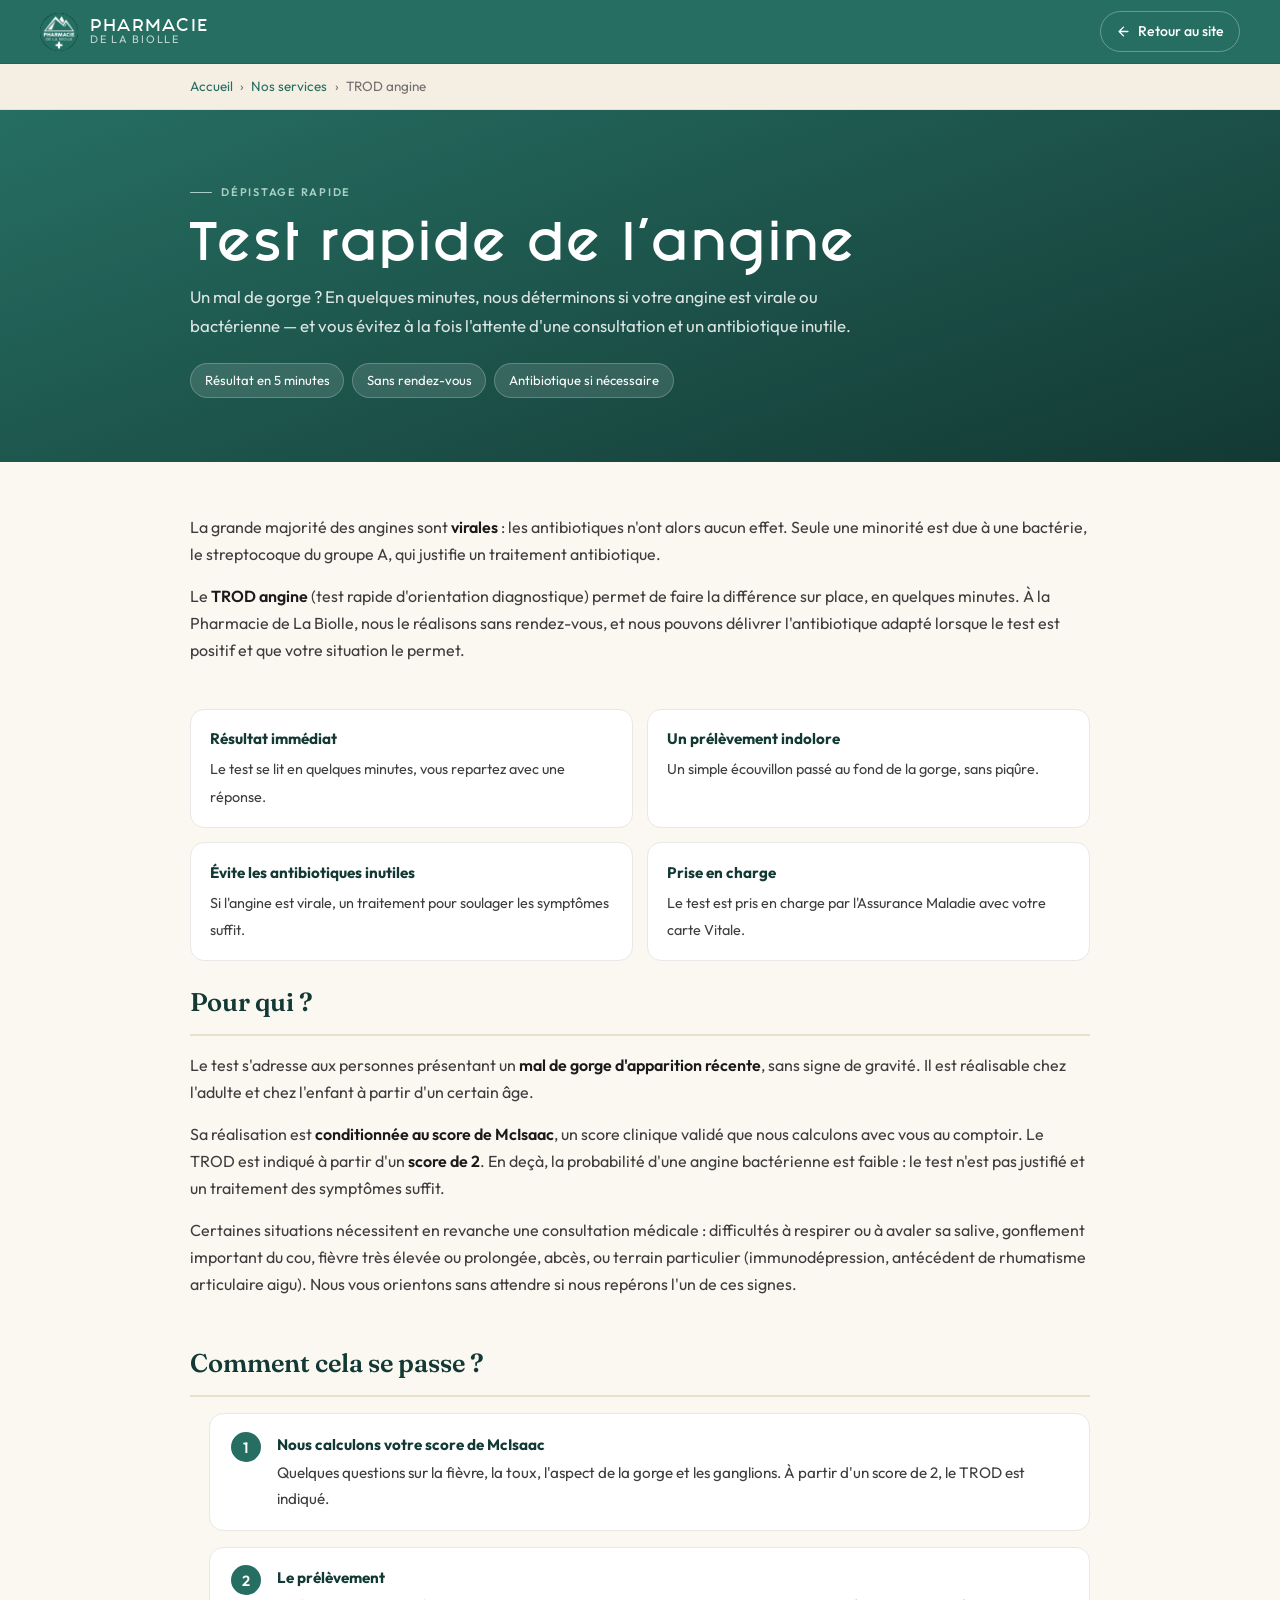
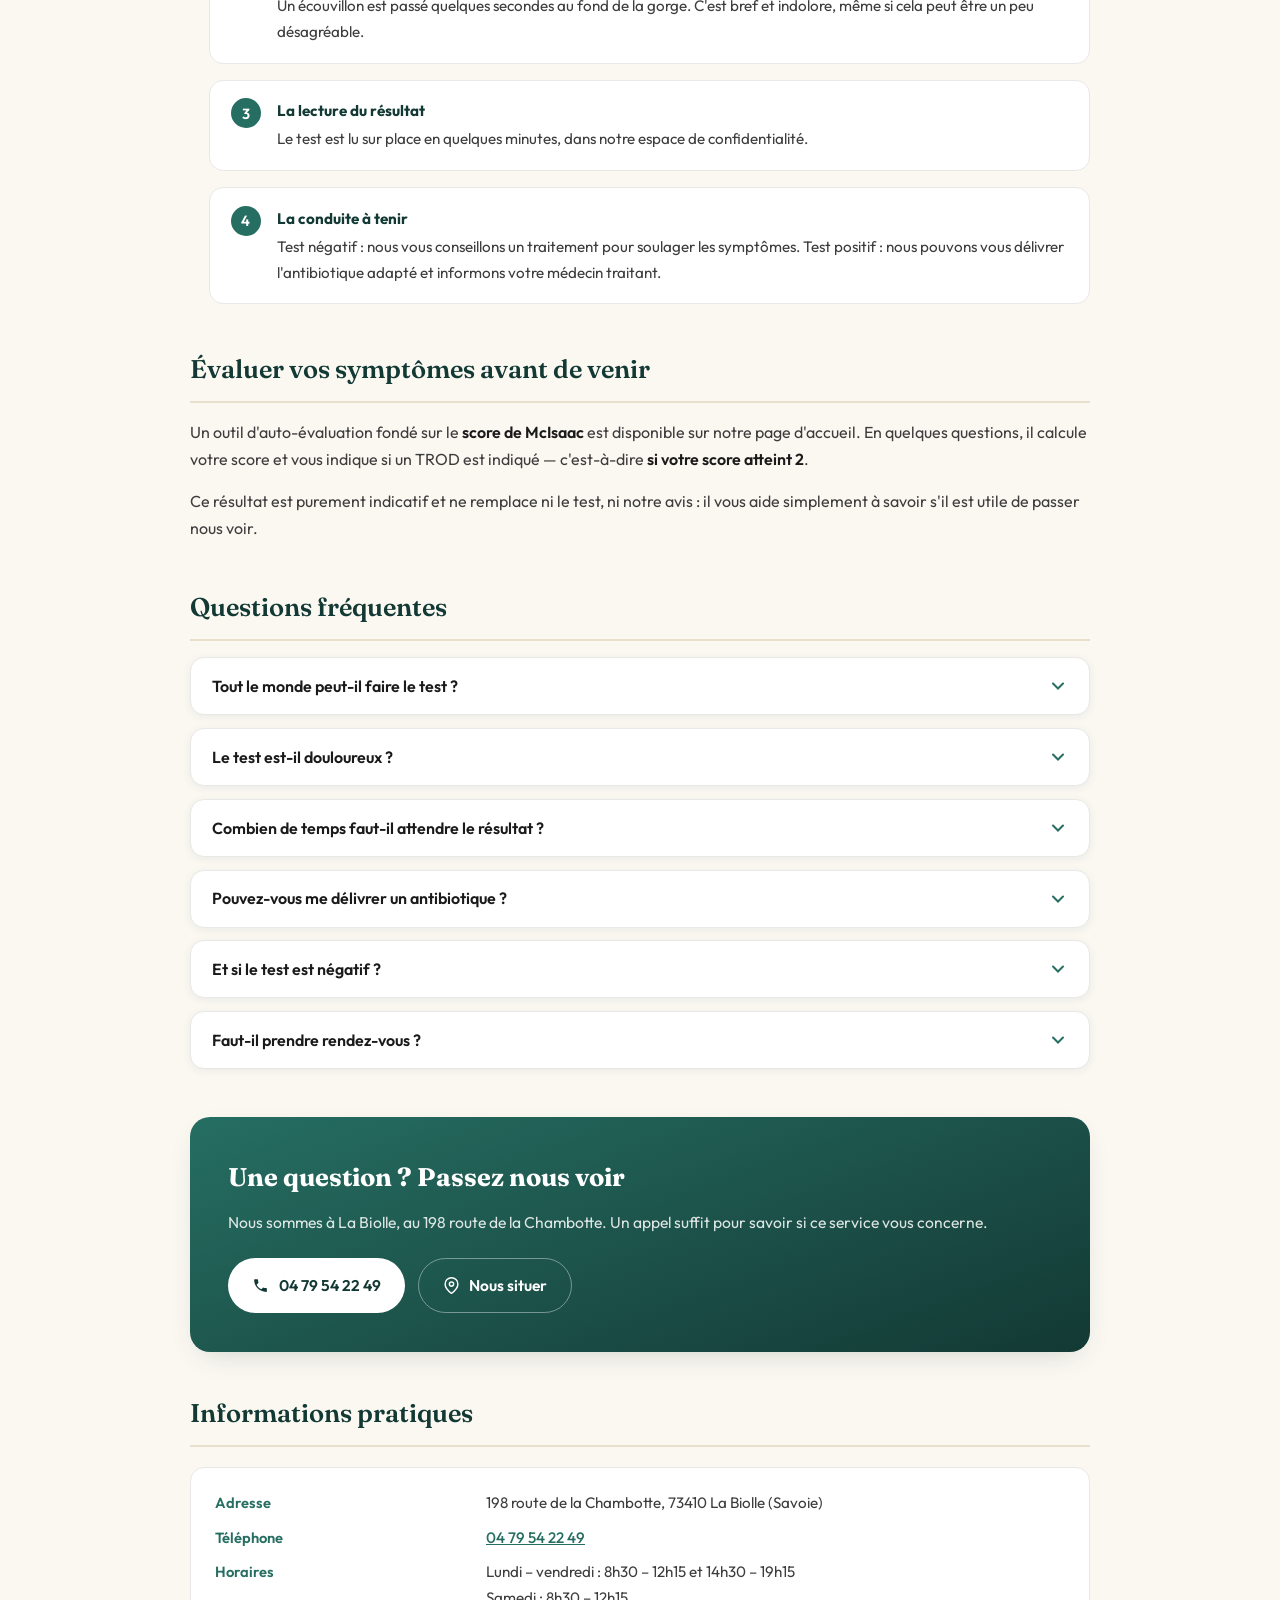
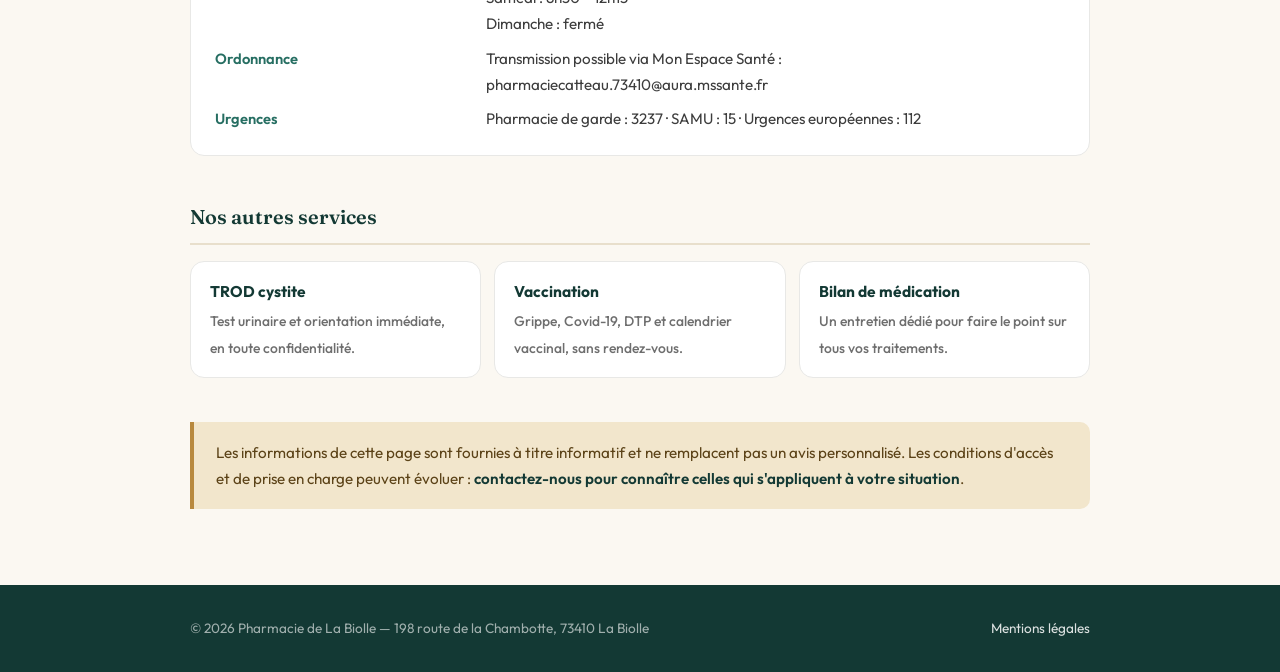
<file: trod-angine/index.html>
<!DOCTYPE html>
<html lang="fr">
<head>
<meta charset="UTF-8" />
<meta name="viewport" content="width=device-width, initial-scale=1.0" />
<title>TROD angine : test rapide en pharmacie — La Biolle (73)</title>
<meta name="description" content="Mal de gorge ? Test rapide de l'angine en quelques minutes à la Pharmacie de La Biolle (Savoie), sans rendez-vous. Antibiotique délivré sur place si le test le justifie." />
<meta name="robots" content="index, follow, max-image-preview:large, max-snippet:-1" />
<link rel="canonical" href="https://pharmaciedelabiolle.fr/trod-angine/" />

<meta property="og:type" content="website" />
<meta property="og:locale" content="fr_FR" />
<meta property="og:url" content="https://pharmaciedelabiolle.fr/trod-angine/" />
<meta property="og:title" content="TROD angine : test rapide en pharmacie — La Biolle (73)" />
<meta property="og:description" content="Mal de gorge ? Test rapide de l'angine en quelques minutes à la Pharmacie de La Biolle (Savoie), sans rendez-vous. Antibiotique délivré sur place si le test le justifie." />
<meta property="og:image" content="https://pharmaciedelabiolle.fr/og-image.jpg" />
<meta property="og:site_name" content="Pharmacie de La Biolle" />

<link rel="icon" type="image/png" sizes="32x32" href="/favicon-32.png" />
<link rel="icon" type="image/png" sizes="512x512" href="/favicon.png" />
<link rel="apple-touch-icon" href="/apple-touch-icon.png" />
<link rel="manifest" href="/site.webmanifest" />
<meta name="theme-color" content="#266E62" />

<script type="application/ld+json">
{
  "@context": "https://schema.org",
  "@type": "MedicalTest",
  "name": "Test rapide de l'angine",
  "description": "Mal de gorge ? Test rapide de l'angine en quelques minutes à la Pharmacie de La Biolle (Savoie), sans rendez-vous. Antibiotique délivré sur place si le test le justifie.",
  "url": "https://pharmaciedelabiolle.fr/trod-angine/",
  "availableAtOrFrom": {
    "@type": "Pharmacy",
    "name": "Pharmacie de La Biolle",
    "url": "https://pharmaciedelabiolle.fr/",
    "telephone": "+33479542249",
    "address": {
      "@type": "PostalAddress",
      "streetAddress": "198 route de la Chambotte",
      "addressLocality": "La Biolle",
      "postalCode": "73410",
      "addressRegion": "Savoie",
      "addressCountry": "FR"
    }
  }
}
</script>
<script type="application/ld+json">
{
  "@context": "https://schema.org",
  "@type": "FAQPage",
  "mainEntity": [
    {
      "@type": "Question",
      "name": "Tout le monde peut-il faire le test ?",
      "acceptedAnswer": {
        "@type": "Answer",
        "text": "Sa réalisation dépend du score de McIsaac, calculé à partir de vos symptômes : fièvre, absence de toux, ganglions du cou sensibles et aspect des amygdales. Le TROD est indiqué à partir d'un score de 2. En dessous, l'angine est très probablement virale et le test n'apporterait rien. Un outil d'auto-évaluation est disponible sur notre page d'accueil."
      }
    },
    {
      "@type": "Question",
      "name": "Le test est-il douloureux ?",
      "acceptedAnswer": {
        "@type": "Answer",
        "text": "Non. Il consiste à passer un écouvillon quelques secondes au fond de la gorge. La sensation peut être désagréable et provoquer un léger réflexe nauséeux, mais il n'y a ni piqûre ni douleur."
      }
    },
    {
      "@type": "Question",
      "name": "Combien de temps faut-il attendre le résultat ?",
      "acceptedAnswer": {
        "@type": "Answer",
        "text": "Le résultat est disponible en quelques minutes, sur place. Vous repartez en sachant si votre angine est probablement bactérienne ou virale."
      }
    },
    {
      "@type": "Question",
      "name": "Pouvez-vous me délivrer un antibiotique ?",
      "acceptedAnswer": {
        "@type": "Answer",
        "text": "Oui, lorsque le test est positif et que votre situation entre dans le cadre prévu par le protocole, nous pouvons vous délivrer l'antibiotique adapté sans passer par une consultation. Votre médecin traitant en est informé."
      }
    },
    {
      "@type": "Question",
      "name": "Et si le test est négatif ?",
      "acceptedAnswer": {
        "@type": "Answer",
        "text": "Un test négatif signifie que l'angine est très probablement virale : les antibiotiques seraient inutiles. Nous vous conseillons alors un traitement pour soulager la douleur et la fièvre. Consultez si les symptômes s'aggravent ou persistent au-delà de quelques jours."
      }
    },
    {
      "@type": "Question",
      "name": "Faut-il prendre rendez-vous ?",
      "acceptedAnswer": {
        "@type": "Answer",
        "text": "Non, le test se fait sans rendez-vous pendant nos heures d'ouverture."
      }
    }
  ]
}
</script>
<script type="application/ld+json">
{
  "@context": "https://schema.org",
  "@type": "BreadcrumbList",
  "itemListElement": [
    {
      "@type": "ListItem",
      "position": 1,
      "name": "Accueil",
      "item": "https://pharmaciedelabiolle.fr/"
    },
    {
      "@type": "ListItem",
      "position": 2,
      "name": "Nos services",
      "item": "https://pharmaciedelabiolle.fr/#services"
    },
    {
      "@type": "ListItem",
      "position": 3,
      "name": "TROD angine",
      "item": "https://pharmaciedelabiolle.fr/trod-angine/"
    }
  ]
}
</script>

<link rel="preconnect" href="https://fonts.googleapis.com" />
<link rel="preconnect" href="https://fonts.gstatic.com" crossorigin />
<link href="https://fonts.googleapis.com/css2?family=Fraunces:ital,opsz,wght@0,9..144,400;1,9..144,600&family=Outfit:wght@300;400;500;600&display=swap" rel="stylesheet" />
<link rel="stylesheet" href="/assets/page.css" />
</head>
<body>

<a class="skip-link" href="#contenu">Aller au contenu</a>

<header>
  <a href="/" class="brand">
    <img src="/assets/logo-footer.webp" width="38" height="38" alt="" />
    <span class="brand-text">
      <span class="brand-top">Pharmacie</span>
      <span class="brand-bottom">de La Biolle</span>
    </span>
  </a>
  <a href="/" class="back-link"><svg xmlns="http://www.w3.org/2000/svg" viewBox="0 0 24 24" fill="none" stroke="currentColor" stroke-width="2.2" stroke-linecap="round" stroke-linejoin="round"><path d="M19 12H5M12 19l-7-7 7-7"/></svg> Retour au site</a>
</header>

<nav class="breadcrumb" aria-label="Fil d'Ariane">
  <ol>
    <li><a href="/">Accueil</a></li>
    <li><a href="/#services">Nos services</a></li>
    <li aria-current="page">TROD angine</li>
  </ol>
</nav>

<div class="page-hero">
  <div class="wrap">
    <span class="eyebrow">Dépistage rapide</span>
    <h1>Test rapide de l'angine</h1>
    <p class="lede">Un mal de gorge ? En quelques minutes, nous déterminons si votre angine est virale ou bactérienne — et vous évitez à la fois l'attente d'une consultation et un antibiotique inutile.</p>
    <div class="hero-tags">
        <span class="hero-tag">Résultat en 5 minutes</span>
        <span class="hero-tag">Sans rendez-vous</span>
        <span class="hero-tag">Antibiotique si nécessaire</span>
    </div>
  </div>
</div>

<main id="contenu">
  <div class="wrap">

<div class="block">
      <p>La grande majorité des angines sont <strong>virales</strong> : les antibiotiques n'ont alors aucun effet. Seule une minorité est due à une bactérie, le streptocoque du groupe A, qui justifie un traitement antibiotique.</p>
      <p>Le <strong>TROD angine</strong> (test rapide d'orientation diagnostique) permet de faire la différence sur place, en quelques minutes. À la Pharmacie de La Biolle, nous le réalisons sans rendez-vous, et nous pouvons délivrer l'antibiotique adapté lorsque le test est positif et que votre situation le permet.</p>
    </div>
    <div class="keypoints">
      <div class="keypoint"><b>Résultat immédiat</b><span>Le test se lit en quelques minutes, vous repartez avec une réponse.</span></div>
      <div class="keypoint"><b>Un prélèvement indolore</b><span>Un simple écouvillon passé au fond de la gorge, sans piqûre.</span></div>
      <div class="keypoint"><b>Évite les antibiotiques inutiles</b><span>Si l'angine est virale, un traitement pour soulager les symptômes suffit.</span></div>
      <div class="keypoint"><b>Prise en charge</b><span>Le test est pris en charge par l'Assurance Maladie avec votre carte Vitale.</span></div>
    </div>

    <div class="block">
      <h2>Pour qui&nbsp;?</h2>
      <p>Le test s'adresse aux personnes présentant un <strong>mal de gorge d'apparition récente</strong>, sans signe de gravité. Il est réalisable chez l'adulte et chez l'enfant à partir d'un certain âge.</p><p>Sa réalisation est <strong>conditionnée au score de McIsaac</strong>, un score clinique validé que nous calculons avec vous au comptoir. Le TROD est indiqué à partir d'un <strong>score de 2</strong>. En deçà, la probabilité d'une angine bactérienne est faible : le test n'est pas justifié et un traitement des symptômes suffit.</p>
      <p>Certaines situations nécessitent en revanche une consultation médicale : difficultés à respirer ou à avaler sa salive, gonflement important du cou, fièvre très élevée ou prolongée, abcès, ou terrain particulier (immunodépression, antécédent de rhumatisme articulaire aigu). Nous vous orientons sans attendre si nous repérons l'un de ces signes.</p>
    </div>

    <div class="block">
      <h2>Comment cela se passe&nbsp;?</h2>
      <ol class="steps">
        <li><span><b>Nous calculons votre score de McIsaac</b>Quelques questions sur la fièvre, la toux, l'aspect de la gorge et les ganglions. À partir d'un score de 2, le TROD est indiqué.</span></li>
        <li><span><b>Le prélèvement</b>Un écouvillon est passé quelques secondes au fond de la gorge. C'est bref et indolore, même si cela peut être un peu désagréable.</span></li>
        <li><span><b>La lecture du résultat</b>Le test est lu sur place en quelques minutes, dans notre espace de confidentialité.</span></li>
        <li><span><b>La conduite à tenir</b>Test négatif : nous vous conseillons un traitement pour soulager les symptômes. Test positif : nous pouvons vous délivrer l'antibiotique adapté et informons votre médecin traitant.</span></li>
      </ol>
    </div>

    <div class="block">
      <h2>Évaluer vos symptômes avant de venir</h2>
      <p>Un outil d'auto-évaluation fondé sur le <strong>score de McIsaac</strong> est disponible sur notre page d'accueil. En quelques questions, il calcule votre score et vous indique si un TROD est indiqué — c'est-à-dire <strong>si votre score atteint 2</strong>.</p>
      <p>Ce résultat est purement indicatif et ne remplace ni le test, ni notre avis : il vous aide simplement à savoir s'il est utile de passer nous voir.</p>
    </div>

    <div class="block">
      <h2>Questions fréquentes</h2>
      <div class="faq-list">
        <details class="faq-item"><summary>Tout le monde peut-il faire le test&nbsp;?</summary><div class="faq-answer"><p>Sa réalisation dépend du score de McIsaac, calculé à partir de vos symptômes : fièvre, absence de toux, ganglions du cou sensibles et aspect des amygdales. Le TROD est indiqué à partir d'un score de 2. En dessous, l'angine est très probablement virale et le test n'apporterait rien. Un outil d'auto-évaluation est disponible sur notre page d'accueil.</p></div></details>
        <details class="faq-item"><summary>Le test est-il douloureux&nbsp;?</summary><div class="faq-answer"><p>Non. Il consiste à passer un écouvillon quelques secondes au fond de la gorge. La sensation peut être désagréable et provoquer un léger réflexe nauséeux, mais il n'y a ni piqûre ni douleur.</p></div></details>
        <details class="faq-item"><summary>Combien de temps faut-il attendre le résultat&nbsp;?</summary><div class="faq-answer"><p>Le résultat est disponible en quelques minutes, sur place. Vous repartez en sachant si votre angine est probablement bactérienne ou virale.</p></div></details>
        <details class="faq-item"><summary>Pouvez-vous me délivrer un antibiotique&nbsp;?</summary><div class="faq-answer"><p>Oui, lorsque le test est positif et que votre situation entre dans le cadre prévu par le protocole, nous pouvons vous délivrer l'antibiotique adapté sans passer par une consultation. Votre médecin traitant en est informé.</p></div></details>
        <details class="faq-item"><summary>Et si le test est négatif&nbsp;?</summary><div class="faq-answer"><p>Un test négatif signifie que l'angine est très probablement virale : les antibiotiques seraient inutiles. Nous vous conseillons alors un traitement pour soulager la douleur et la fièvre. Consultez si les symptômes s'aggravent ou persistent au-delà de quelques jours.</p></div></details>
        <details class="faq-item"><summary>Faut-il prendre rendez-vous&nbsp;?</summary><div class="faq-answer"><p>Non, le test se fait sans rendez-vous pendant nos heures d'ouverture.</p></div></details>
      </div>
    </div>

    <div class="cta">
      <h2>Une question&nbsp;? Passez nous voir</h2>
      <p>Nous sommes à La Biolle, au 198 route de la Chambotte. Un appel suffit pour savoir si ce service vous concerne.</p>
      <div class="cta-actions">
        <a class="btn-call" href="tel:+33479542249"><svg xmlns="http://www.w3.org/2000/svg" viewBox="0 0 24 24" fill="currentColor" aria-hidden="true"><path d="M6.6 10.8c1.4 2.8 3.8 5.1 6.6 6.6l2.2-2.2c.3-.3.7-.4 1-.2 1.1.4 2.3.6 3.6.6.6 0 1 .4 1 1V20c0 .6-.4 1-1 1C10.6 21 3 13.4 3 4c0-.6.4-1 1-1h3.5c.6 0 1 .4 1 1 0 1.2.2 2.4.6 3.6.1.3 0 .7-.2 1l-2.3 2.2z"/></svg> 04 79 54 22 49</a>
        <a class="btn-ghost" href="https://maps.google.com/?q=198+Route+de+la+Chambotte+73410+La+Biolle" target="_blank" rel="noopener noreferrer"><svg xmlns="http://www.w3.org/2000/svg" viewBox="0 0 24 24" fill="none" stroke="currentColor" stroke-width="2" stroke-linecap="round" stroke-linejoin="round" aria-hidden="true"><path d="M21 10c0 7-9 13-9 13s-9-6-9-13a9 9 0 0 1 18 0z"/><circle cx="12" cy="10" r="3"/></svg> Nous situer</a>
      </div>
    </div>

    <div class="block">
      <h2>Informations pratiques</h2>
      <div class="practical">
        <dl>
          <dt>Adresse</dt>
          <dd>198 route de la Chambotte, 73410 La Biolle (Savoie)</dd>
          <dt>Téléphone</dt>
          <dd><a href="tel:+33479542249">04 79 54 22 49</a></dd>
          <dt>Horaires</dt>
          <dd>Lundi – vendredi&nbsp;: 8h30 – 12h15 et 14h30 – 19h15<br />Samedi&nbsp;: 8h30 – 12h15<br />Dimanche&nbsp;: fermé</dd>
          <dt>Ordonnance</dt>
          <dd>Transmission possible via Mon Espace Santé&nbsp;: pharmaciecatteau.73410@aura.mssante.fr</dd>
          <dt>Urgences</dt>
          <dd>Pharmacie de garde&nbsp;: 3237 · SAMU&nbsp;: 15 · Urgences européennes&nbsp;: 112</dd>
        </dl>
      </div>
    </div>

    <div class="block related">
      <h2>Nos autres services</h2>
      <div class="related-grid">
        <a class="related-card" href="/trod-cystite/"><b>TROD cystite</b><span>Test urinaire et orientation immédiate, en toute confidentialité.</span></a>
        <a class="related-card" href="/vaccination/"><b>Vaccination</b><span>Grippe, Covid-19, DTP et calendrier vaccinal, sans rendez-vous.</span></a>
        <a class="related-card" href="/bilan-de-medication/"><b>Bilan de médication</b><span>Un entretien dédié pour faire le point sur tous vos traitements.</span></a>
      </div>
    </div>

    <div class="callout callout-warn">
      <p>Les informations de cette page sont fournies à titre informatif et ne remplacent pas un avis personnalisé. Les conditions d'accès et de prise en charge peuvent évoluer&nbsp;: <strong>contactez-nous pour connaître celles qui s'appliquent à votre situation</strong>.</p>
    </div>

  </div>
</main>

<footer>
  <div class="wrap">
    <span>© 2026 Pharmacie de La Biolle — 198 route de la Chambotte, 73410 La Biolle</span>
    <a href="/mentions-legales/">Mentions légales</a>
  </div>
</footer>

</body>
</html>
</file>
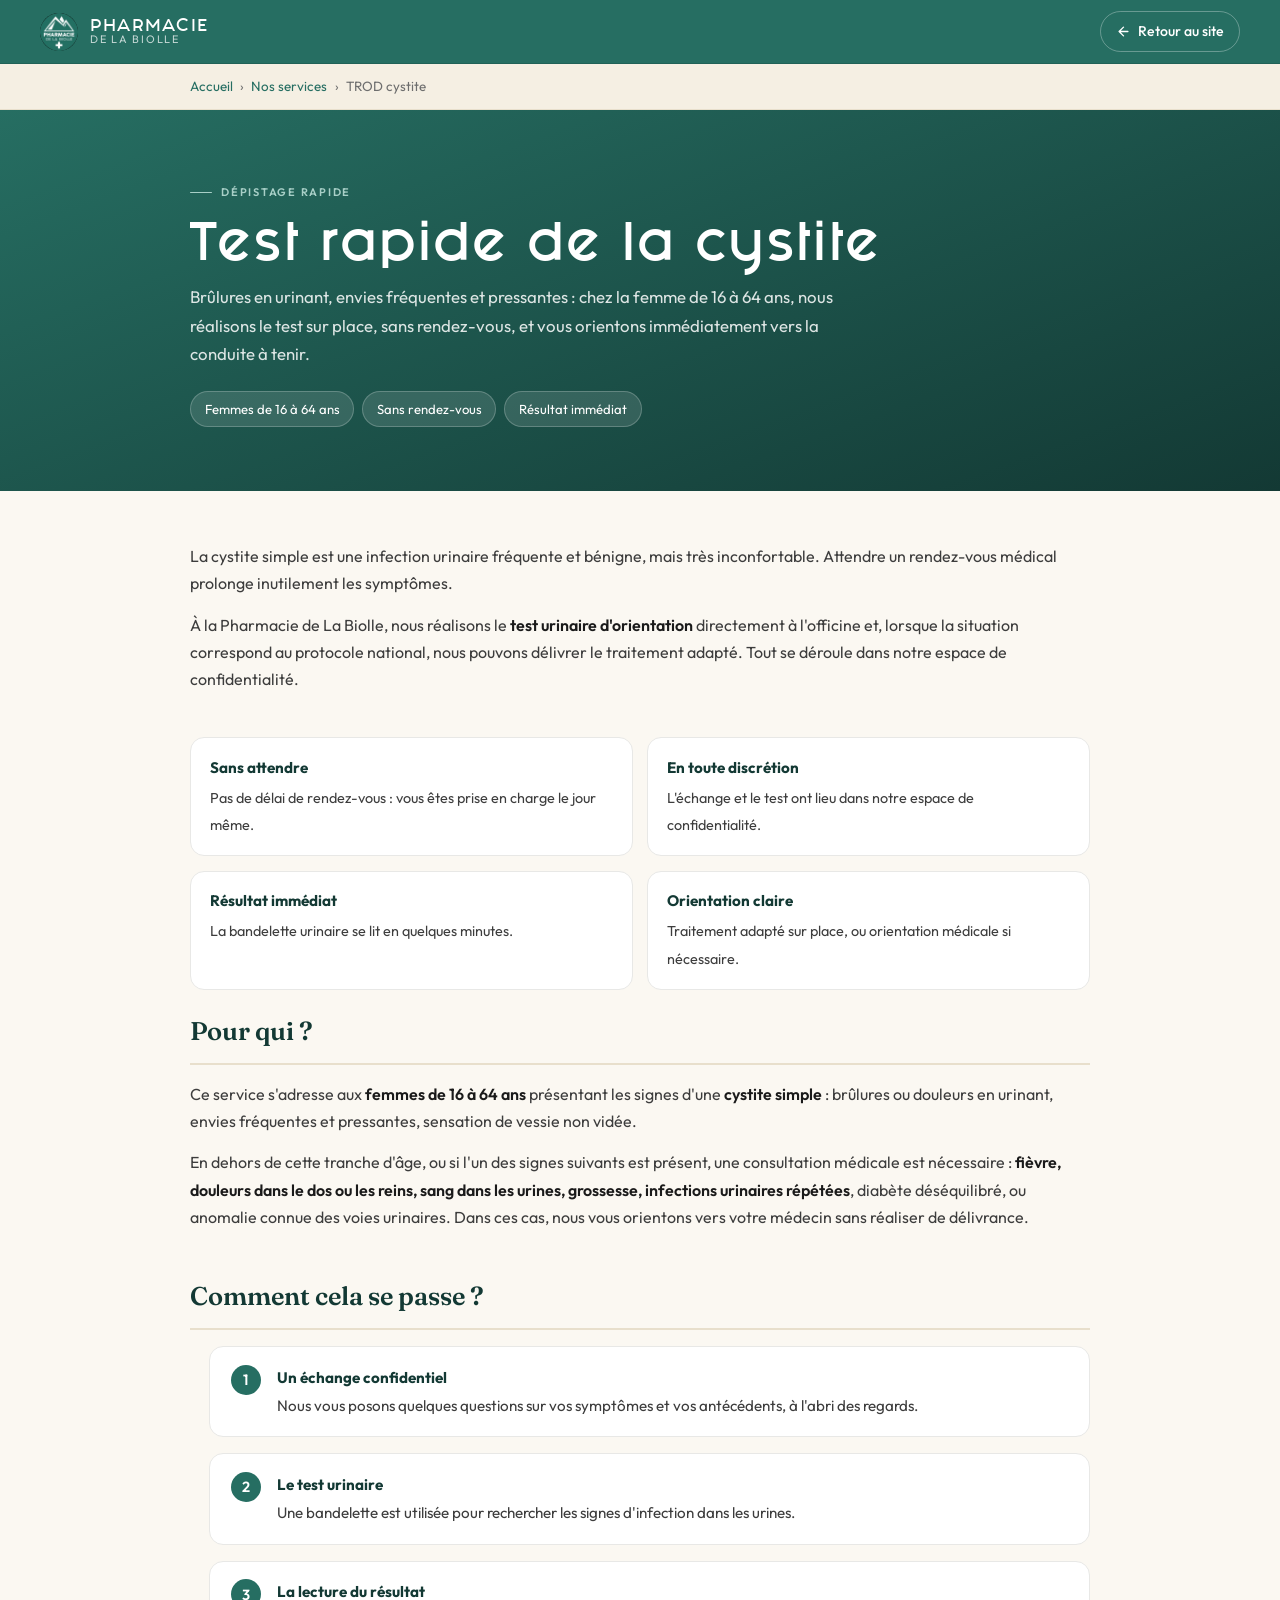
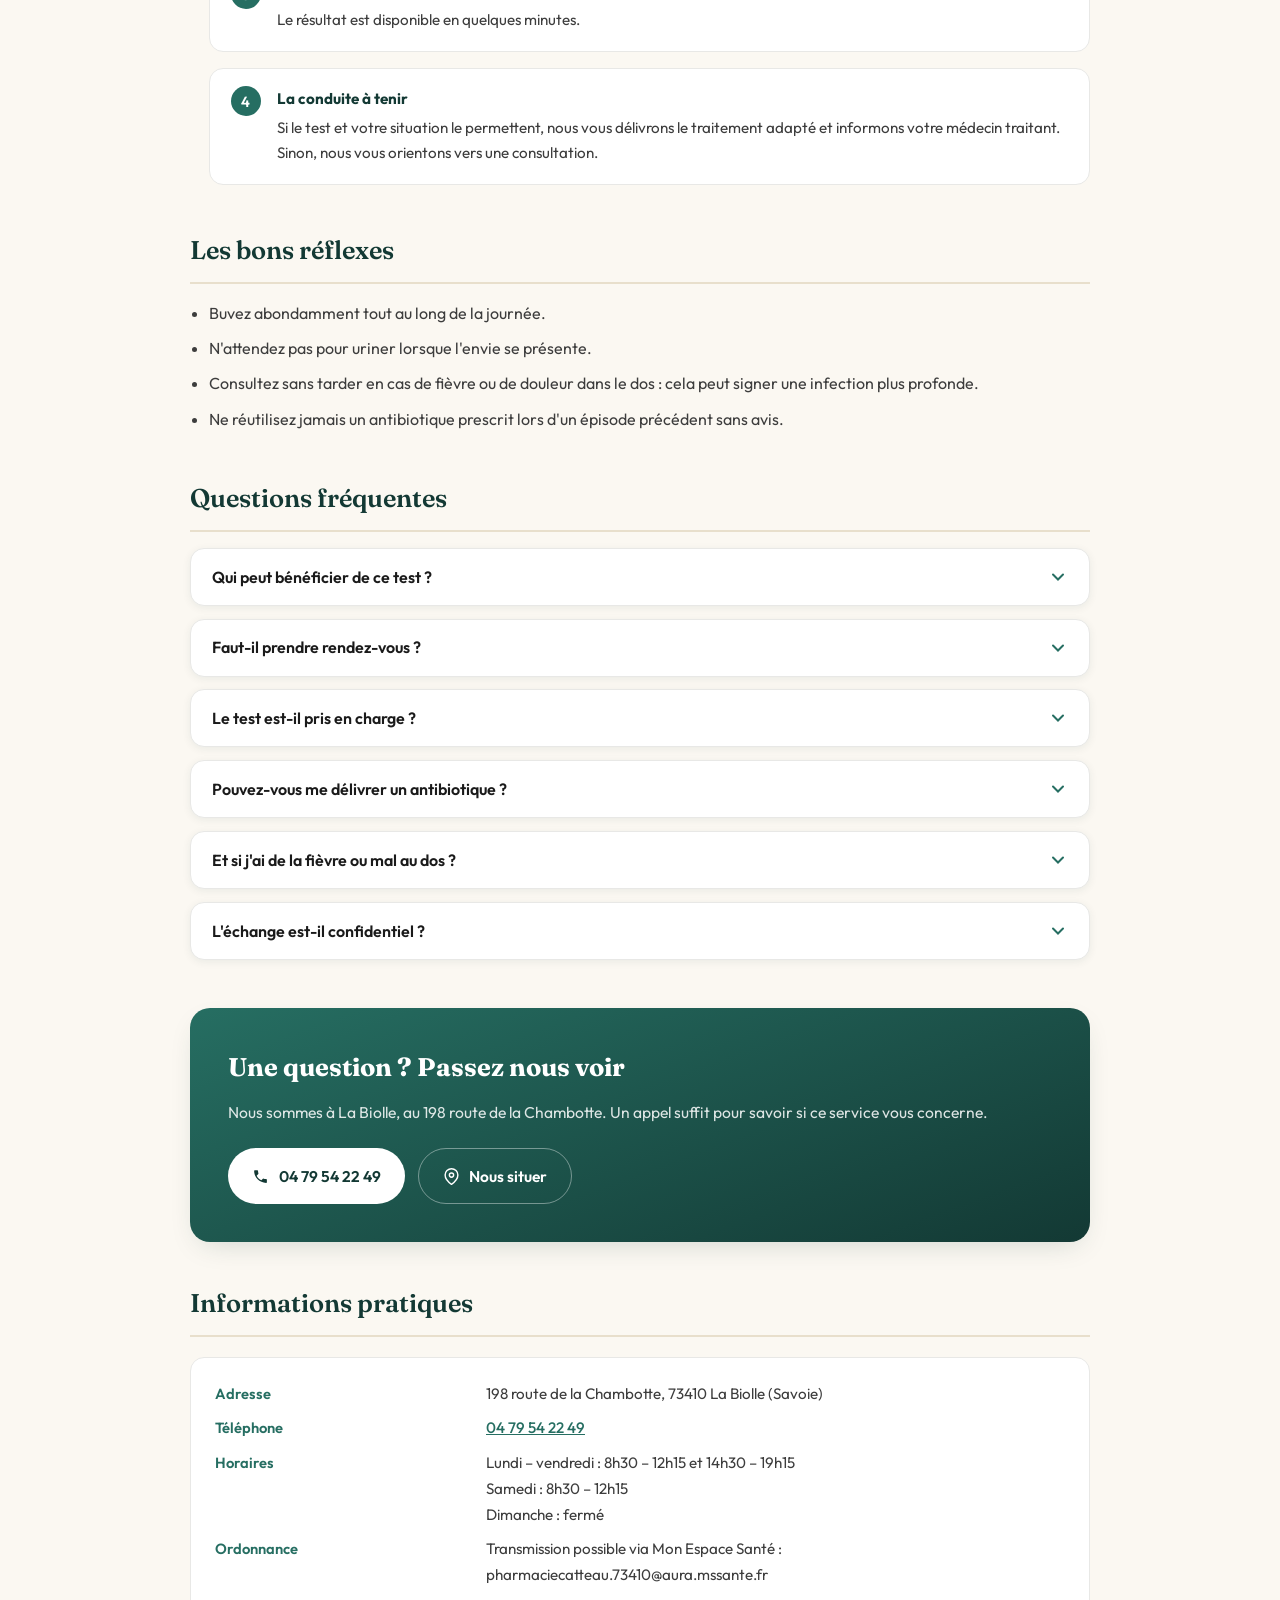
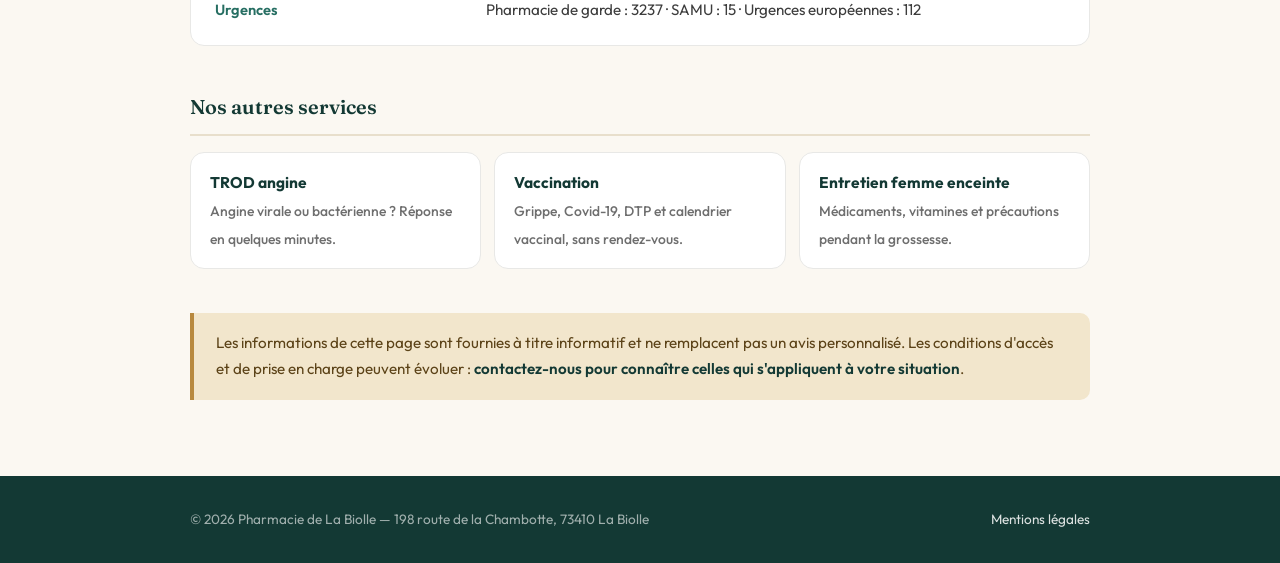
<file: trod-cystite/index.html>
<!DOCTYPE html>
<html lang="fr">
<head>
<meta charset="UTF-8" />
<meta name="viewport" content="width=device-width, initial-scale=1.0" />
<title>TROD cystite : test rapide en pharmacie — La Biolle (73)</title>
<meta name="description" content="Brûlures urinaires ? Test rapide de la cystite pour les femmes de 16 à 64 ans, sans rendez-vous à la Pharmacie de La Biolle (Savoie), selon le protocole national." />
<meta name="robots" content="index, follow, max-image-preview:large, max-snippet:-1" />
<link rel="canonical" href="https://pharmaciedelabiolle.fr/trod-cystite/" />

<meta property="og:type" content="website" />
<meta property="og:locale" content="fr_FR" />
<meta property="og:url" content="https://pharmaciedelabiolle.fr/trod-cystite/" />
<meta property="og:title" content="TROD cystite : test rapide en pharmacie — La Biolle (73)" />
<meta property="og:description" content="Brûlures urinaires ? Test rapide de la cystite pour les femmes de 16 à 64 ans, sans rendez-vous à la Pharmacie de La Biolle (Savoie), selon le protocole national." />
<meta property="og:image" content="https://pharmaciedelabiolle.fr/og-image.jpg" />
<meta property="og:site_name" content="Pharmacie de La Biolle" />

<link rel="icon" type="image/png" sizes="32x32" href="/favicon-32.png" />
<link rel="icon" type="image/png" sizes="512x512" href="/favicon.png" />
<link rel="apple-touch-icon" href="/apple-touch-icon.png" />
<link rel="manifest" href="/site.webmanifest" />
<meta name="theme-color" content="#266E62" />

<script type="application/ld+json">
{
  "@context": "https://schema.org",
  "@type": "MedicalTest",
  "name": "Test rapide de la cystite",
  "description": "Brûlures urinaires ? Test rapide de la cystite pour les femmes de 16 à 64 ans, sans rendez-vous à la Pharmacie de La Biolle (Savoie), selon le protocole national.",
  "url": "https://pharmaciedelabiolle.fr/trod-cystite/",
  "availableAtOrFrom": {
    "@type": "Pharmacy",
    "name": "Pharmacie de La Biolle",
    "url": "https://pharmaciedelabiolle.fr/",
    "telephone": "+33479542249",
    "address": {
      "@type": "PostalAddress",
      "streetAddress": "198 route de la Chambotte",
      "addressLocality": "La Biolle",
      "postalCode": "73410",
      "addressRegion": "Savoie",
      "addressCountry": "FR"
    }
  }
}
</script>
<script type="application/ld+json">
{
  "@context": "https://schema.org",
  "@type": "FAQPage",
  "mainEntity": [
    {
      "@type": "Question",
      "name": "Qui peut bénéficier de ce test ?",
      "acceptedAnswer": {
        "@type": "Answer",
        "text": "Ce dispositif est réservé aux femmes de 16 à 64 ans présentant les signes d'une cystite simple. En dehors de cette tranche d'âge, ou en présence d'un critère d'exclusion (fièvre, douleur lombaire, grossesse, infections répétées), une consultation médicale est nécessaire et nous vous orientons."
      }
    },
    {
      "@type": "Question",
      "name": "Faut-il prendre rendez-vous ?",
      "acceptedAnswer": {
        "@type": "Answer",
        "text": "Non. Présentez-vous simplement au comptoir pendant nos heures d'ouverture et demandez à parler à un pharmacien : nous vous recevons dans notre espace de confidentialité."
      }
    },
    {
      "@type": "Question",
      "name": "Le test est-il pris en charge ?",
      "acceptedAnswer": {
        "@type": "Answer",
        "text": "Le dispositif est prévu dans le cadre d'un protocole national. Munissez-vous de votre carte Vitale ; nous vous précisons les conditions applicables à votre situation lors de votre venue."
      }
    },
    {
      "@type": "Question",
      "name": "Pouvez-vous me délivrer un antibiotique ?",
      "acceptedAnswer": {
        "@type": "Answer",
        "text": "Oui, lorsque le test est positif et que votre situation correspond aux critères du protocole : femme de 16 à 64 ans, cystite simple, sans critère d'exclusion. Dans le cas contraire, nous vous orientons vers votre médecin."
      }
    },
    {
      "@type": "Question",
      "name": "Et si j'ai de la fièvre ou mal au dos ?",
      "acceptedAnswer": {
        "@type": "Answer",
        "text": "Ces signes ne correspondent pas à une cystite simple et peuvent évoquer une infection du rein. Dans ce cas, une consultation médicale est nécessaire sans attendre : nous vous orientons immédiatement."
      }
    },
    {
      "@type": "Question",
      "name": "L'échange est-il confidentiel ?",
      "acceptedAnswer": {
        "@type": "Answer",
        "text": "Oui, entièrement. La discussion et le test se déroulent dans un espace fermé, et nous sommes tenus au secret professionnel."
      }
    }
  ]
}
</script>
<script type="application/ld+json">
{
  "@context": "https://schema.org",
  "@type": "BreadcrumbList",
  "itemListElement": [
    {
      "@type": "ListItem",
      "position": 1,
      "name": "Accueil",
      "item": "https://pharmaciedelabiolle.fr/"
    },
    {
      "@type": "ListItem",
      "position": 2,
      "name": "Nos services",
      "item": "https://pharmaciedelabiolle.fr/#services"
    },
    {
      "@type": "ListItem",
      "position": 3,
      "name": "TROD cystite",
      "item": "https://pharmaciedelabiolle.fr/trod-cystite/"
    }
  ]
}
</script>

<link rel="preconnect" href="https://fonts.googleapis.com" />
<link rel="preconnect" href="https://fonts.gstatic.com" crossorigin />
<link href="https://fonts.googleapis.com/css2?family=Fraunces:ital,opsz,wght@0,9..144,400;1,9..144,600&family=Outfit:wght@300;400;500;600&display=swap" rel="stylesheet" />
<link rel="stylesheet" href="/assets/page.css" />
</head>
<body>

<a class="skip-link" href="#contenu">Aller au contenu</a>

<header>
  <a href="/" class="brand">
    <img src="/assets/logo-footer.webp" width="38" height="38" alt="" />
    <span class="brand-text">
      <span class="brand-top">Pharmacie</span>
      <span class="brand-bottom">de La Biolle</span>
    </span>
  </a>
  <a href="/" class="back-link"><svg xmlns="http://www.w3.org/2000/svg" viewBox="0 0 24 24" fill="none" stroke="currentColor" stroke-width="2.2" stroke-linecap="round" stroke-linejoin="round"><path d="M19 12H5M12 19l-7-7 7-7"/></svg> Retour au site</a>
</header>

<nav class="breadcrumb" aria-label="Fil d'Ariane">
  <ol>
    <li><a href="/">Accueil</a></li>
    <li><a href="/#services">Nos services</a></li>
    <li aria-current="page">TROD cystite</li>
  </ol>
</nav>

<div class="page-hero">
  <div class="wrap">
    <span class="eyebrow">Dépistage rapide</span>
    <h1>Test rapide de la cystite</h1>
    <p class="lede">Brûlures en urinant, envies fréquentes et pressantes : chez la femme de 16 à 64 ans, nous réalisons le test sur place, sans rendez-vous, et vous orientons immédiatement vers la conduite à tenir.</p>
    <div class="hero-tags">
        <span class="hero-tag">Femmes de 16 à 64 ans</span>
        <span class="hero-tag">Sans rendez-vous</span>
        <span class="hero-tag">Résultat immédiat</span>
    </div>
  </div>
</div>

<main id="contenu">
  <div class="wrap">

<div class="block">
      <p>La cystite simple est une infection urinaire fréquente et bénigne, mais très inconfortable. Attendre un rendez-vous médical prolonge inutilement les symptômes.</p>
      <p>À la Pharmacie de La Biolle, nous réalisons le <strong>test urinaire d'orientation</strong> directement à l'officine et, lorsque la situation correspond au protocole national, nous pouvons délivrer le traitement adapté. Tout se déroule dans notre espace de confidentialité.</p>
    </div>
    <div class="keypoints">
      <div class="keypoint"><b>Sans attendre</b><span>Pas de délai de rendez-vous : vous êtes prise en charge le jour même.</span></div>
      <div class="keypoint"><b>En toute discrétion</b><span>L'échange et le test ont lieu dans notre espace de confidentialité.</span></div>
      <div class="keypoint"><b>Résultat immédiat</b><span>La bandelette urinaire se lit en quelques minutes.</span></div>
      <div class="keypoint"><b>Orientation claire</b><span>Traitement adapté sur place, ou orientation médicale si nécessaire.</span></div>
    </div>

    <div class="block">
      <h2>Pour qui&nbsp;?</h2>
      <p>Ce service s'adresse aux <strong>femmes de 16 à 64 ans</strong> présentant les signes d'une <strong>cystite simple</strong> : brûlures ou douleurs en urinant, envies fréquentes et pressantes, sensation de vessie non vidée.</p>
      <p>En dehors de cette tranche d'âge, ou si l'un des signes suivants est présent, une consultation médicale est nécessaire : <strong>fièvre, douleurs dans le dos ou les reins, sang dans les urines, grossesse, infections urinaires répétées</strong>, diabète déséquilibré, ou anomalie connue des voies urinaires. Dans ces cas, nous vous orientons vers votre médecin sans réaliser de délivrance.</p>
    </div>

    <div class="block">
      <h2>Comment cela se passe&nbsp;?</h2>
      <ol class="steps">
        <li><span><b>Un échange confidentiel</b>Nous vous posons quelques questions sur vos symptômes et vos antécédents, à l'abri des regards.</span></li>
        <li><span><b>Le test urinaire</b>Une bandelette est utilisée pour rechercher les signes d'infection dans les urines.</span></li>
        <li><span><b>La lecture du résultat</b>Le résultat est disponible en quelques minutes.</span></li>
        <li><span><b>La conduite à tenir</b>Si le test et votre situation le permettent, nous vous délivrons le traitement adapté et informons votre médecin traitant. Sinon, nous vous orientons vers une consultation.</span></li>
      </ol>
    </div>

    <div class="block">
      <h2>Les bons réflexes</h2>
      <ul><li>Buvez abondamment tout au long de la journée.</li><li>N'attendez pas pour uriner lorsque l'envie se présente.</li><li>Consultez sans tarder en cas de fièvre ou de douleur dans le dos : cela peut signer une infection plus profonde.</li><li>Ne réutilisez jamais un antibiotique prescrit lors d'un épisode précédent sans avis.</li></ul>
    </div>

    <div class="block">
      <h2>Questions fréquentes</h2>
      <div class="faq-list">
        <details class="faq-item"><summary>Qui peut bénéficier de ce test&nbsp;?</summary><div class="faq-answer"><p>Ce dispositif est réservé aux femmes de 16 à 64 ans présentant les signes d'une cystite simple. En dehors de cette tranche d'âge, ou en présence d'un critère d'exclusion (fièvre, douleur lombaire, grossesse, infections répétées), une consultation médicale est nécessaire et nous vous orientons.</p></div></details>
        <details class="faq-item"><summary>Faut-il prendre rendez-vous&nbsp;?</summary><div class="faq-answer"><p>Non. Présentez-vous simplement au comptoir pendant nos heures d'ouverture et demandez à parler à un pharmacien : nous vous recevons dans notre espace de confidentialité.</p></div></details>
        <details class="faq-item"><summary>Le test est-il pris en charge&nbsp;?</summary><div class="faq-answer"><p>Le dispositif est prévu dans le cadre d'un protocole national. Munissez-vous de votre carte Vitale ; nous vous précisons les conditions applicables à votre situation lors de votre venue.</p></div></details>
        <details class="faq-item"><summary>Pouvez-vous me délivrer un antibiotique&nbsp;?</summary><div class="faq-answer"><p>Oui, lorsque le test est positif et que votre situation correspond aux critères du protocole : femme de 16 à 64 ans, cystite simple, sans critère d'exclusion. Dans le cas contraire, nous vous orientons vers votre médecin.</p></div></details>
        <details class="faq-item"><summary>Et si j'ai de la fièvre ou mal au dos&nbsp;?</summary><div class="faq-answer"><p>Ces signes ne correspondent pas à une cystite simple et peuvent évoquer une infection du rein. Dans ce cas, une consultation médicale est nécessaire sans attendre : nous vous orientons immédiatement.</p></div></details>
        <details class="faq-item"><summary>L'échange est-il confidentiel&nbsp;?</summary><div class="faq-answer"><p>Oui, entièrement. La discussion et le test se déroulent dans un espace fermé, et nous sommes tenus au secret professionnel.</p></div></details>
      </div>
    </div>

    <div class="cta">
      <h2>Une question&nbsp;? Passez nous voir</h2>
      <p>Nous sommes à La Biolle, au 198 route de la Chambotte. Un appel suffit pour savoir si ce service vous concerne.</p>
      <div class="cta-actions">
        <a class="btn-call" href="tel:+33479542249"><svg xmlns="http://www.w3.org/2000/svg" viewBox="0 0 24 24" fill="currentColor" aria-hidden="true"><path d="M6.6 10.8c1.4 2.8 3.8 5.1 6.6 6.6l2.2-2.2c.3-.3.7-.4 1-.2 1.1.4 2.3.6 3.6.6.6 0 1 .4 1 1V20c0 .6-.4 1-1 1C10.6 21 3 13.4 3 4c0-.6.4-1 1-1h3.5c.6 0 1 .4 1 1 0 1.2.2 2.4.6 3.6.1.3 0 .7-.2 1l-2.3 2.2z"/></svg> 04 79 54 22 49</a>
        <a class="btn-ghost" href="https://maps.google.com/?q=198+Route+de+la+Chambotte+73410+La+Biolle" target="_blank" rel="noopener noreferrer"><svg xmlns="http://www.w3.org/2000/svg" viewBox="0 0 24 24" fill="none" stroke="currentColor" stroke-width="2" stroke-linecap="round" stroke-linejoin="round" aria-hidden="true"><path d="M21 10c0 7-9 13-9 13s-9-6-9-13a9 9 0 0 1 18 0z"/><circle cx="12" cy="10" r="3"/></svg> Nous situer</a>
      </div>
    </div>

    <div class="block">
      <h2>Informations pratiques</h2>
      <div class="practical">
        <dl>
          <dt>Adresse</dt>
          <dd>198 route de la Chambotte, 73410 La Biolle (Savoie)</dd>
          <dt>Téléphone</dt>
          <dd><a href="tel:+33479542249">04 79 54 22 49</a></dd>
          <dt>Horaires</dt>
          <dd>Lundi – vendredi&nbsp;: 8h30 – 12h15 et 14h30 – 19h15<br />Samedi&nbsp;: 8h30 – 12h15<br />Dimanche&nbsp;: fermé</dd>
          <dt>Ordonnance</dt>
          <dd>Transmission possible via Mon Espace Santé&nbsp;: pharmaciecatteau.73410@aura.mssante.fr</dd>
          <dt>Urgences</dt>
          <dd>Pharmacie de garde&nbsp;: 3237 · SAMU&nbsp;: 15 · Urgences européennes&nbsp;: 112</dd>
        </dl>
      </div>
    </div>

    <div class="block related">
      <h2>Nos autres services</h2>
      <div class="related-grid">
        <a class="related-card" href="/trod-angine/"><b>TROD angine</b><span>Angine virale ou bactérienne ? Réponse en quelques minutes.</span></a>
        <a class="related-card" href="/vaccination/"><b>Vaccination</b><span>Grippe, Covid-19, DTP et calendrier vaccinal, sans rendez-vous.</span></a>
        <a class="related-card" href="/entretien-femme-enceinte/"><b>Entretien femme enceinte</b><span>Médicaments, vitamines et précautions pendant la grossesse.</span></a>
      </div>
    </div>

    <div class="callout callout-warn">
      <p>Les informations de cette page sont fournies à titre informatif et ne remplacent pas un avis personnalisé. Les conditions d'accès et de prise en charge peuvent évoluer&nbsp;: <strong>contactez-nous pour connaître celles qui s'appliquent à votre situation</strong>.</p>
    </div>

  </div>
</main>

<footer>
  <div class="wrap">
    <span>© 2026 Pharmacie de La Biolle — 198 route de la Chambotte, 73410 La Biolle</span>
    <a href="/mentions-legales/">Mentions légales</a>
  </div>
</footer>

</body>
</html>
</file>
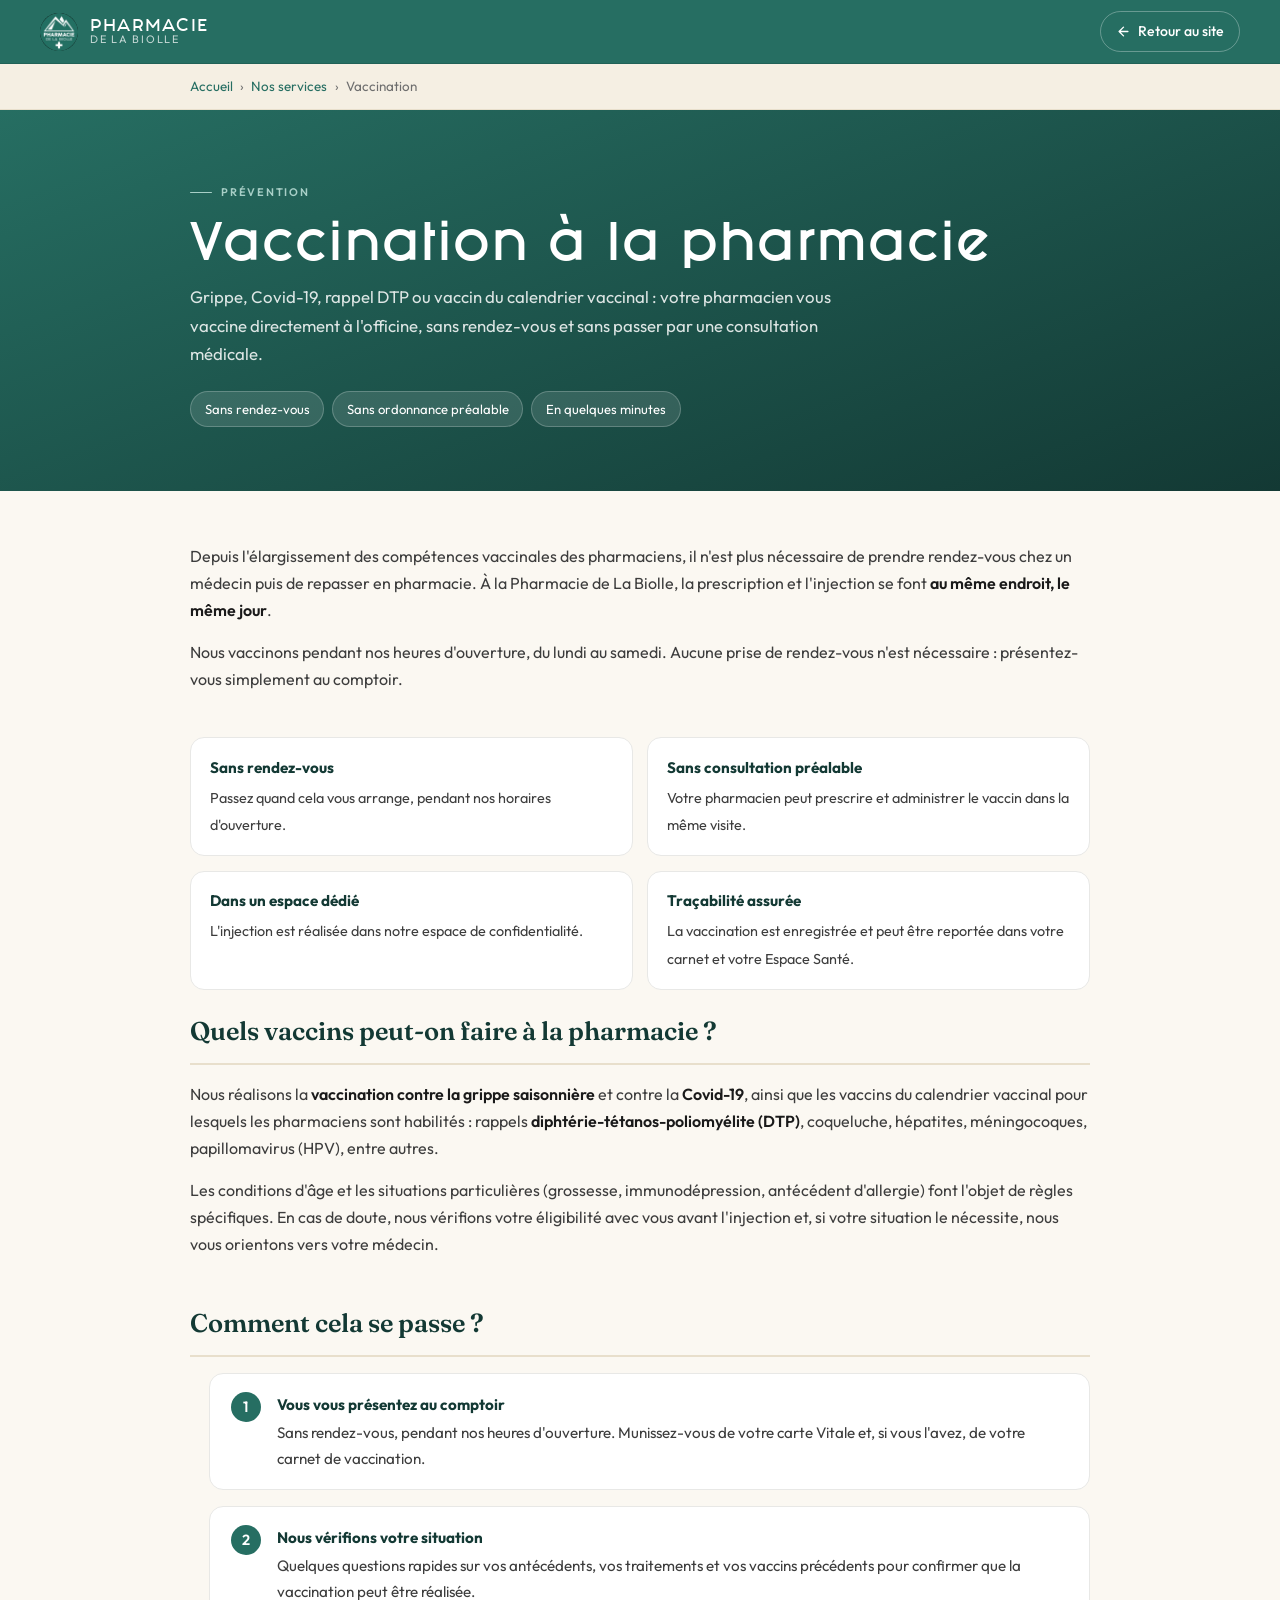
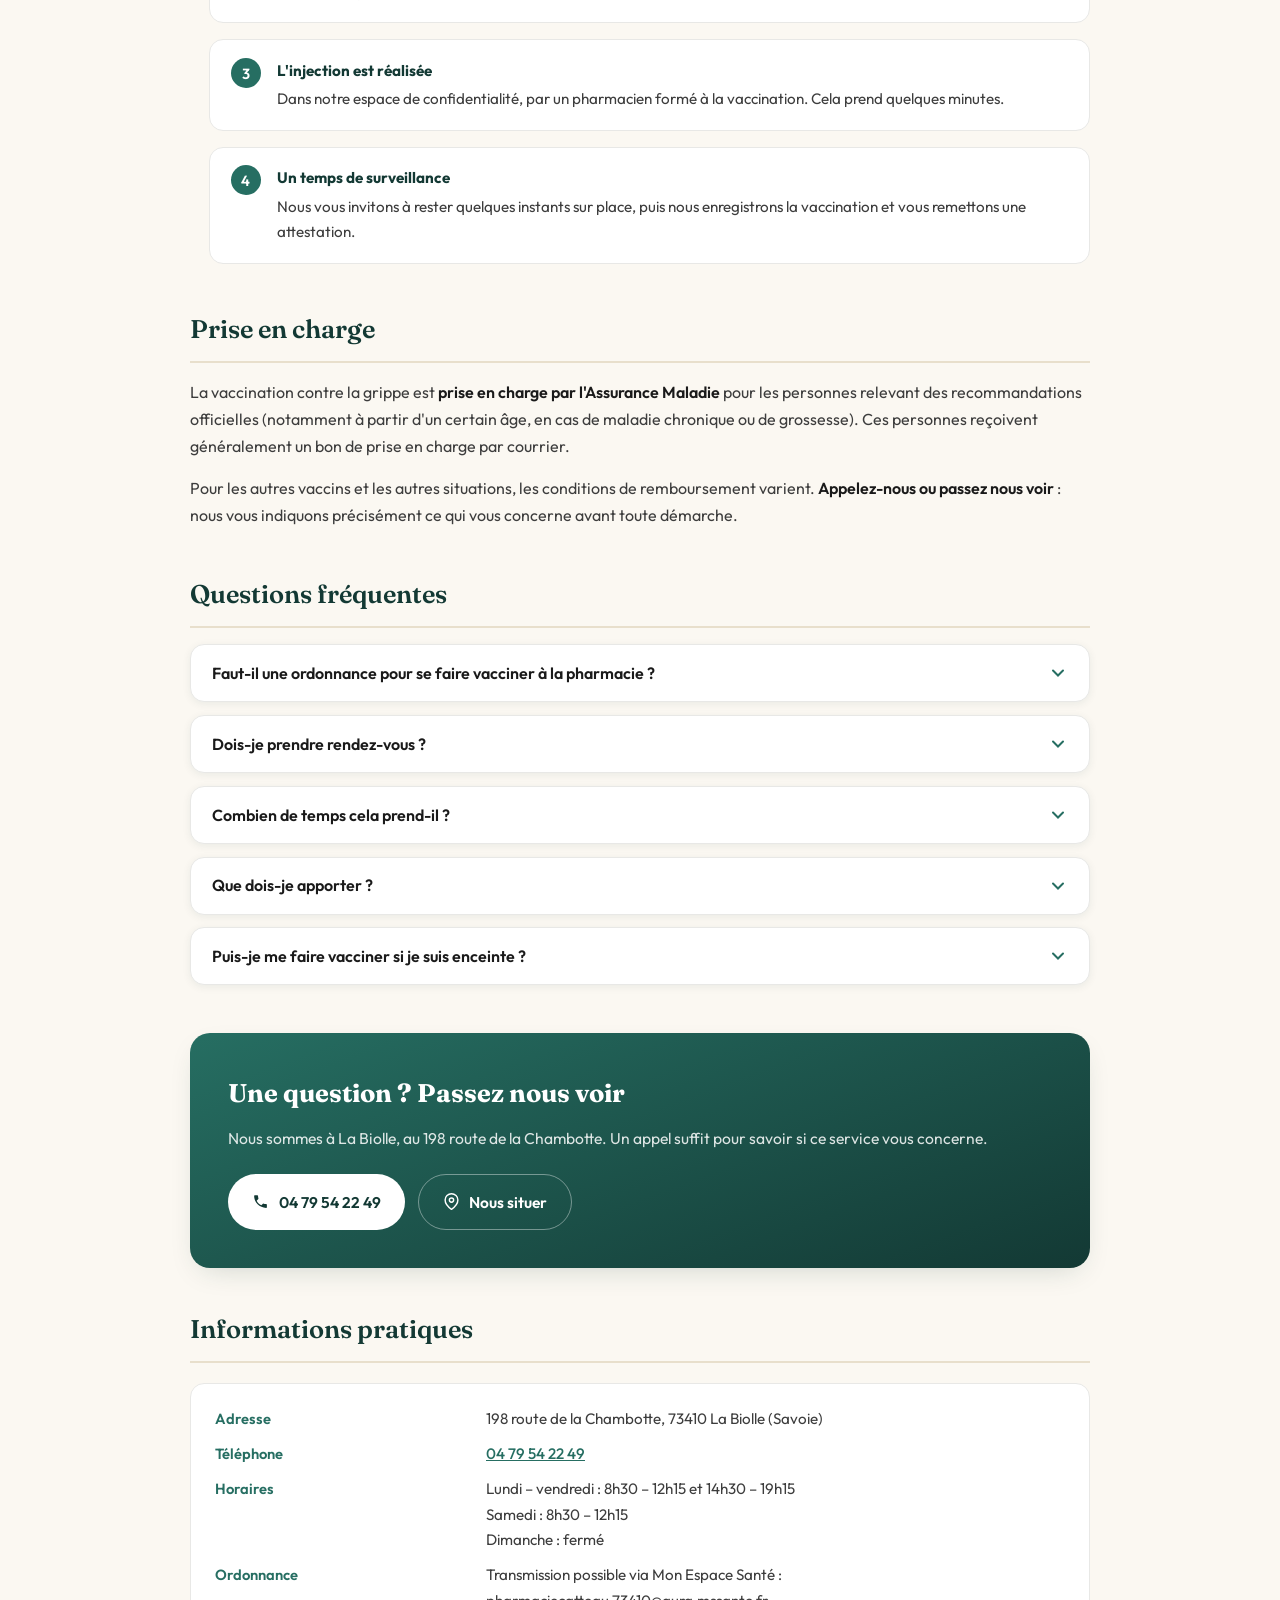
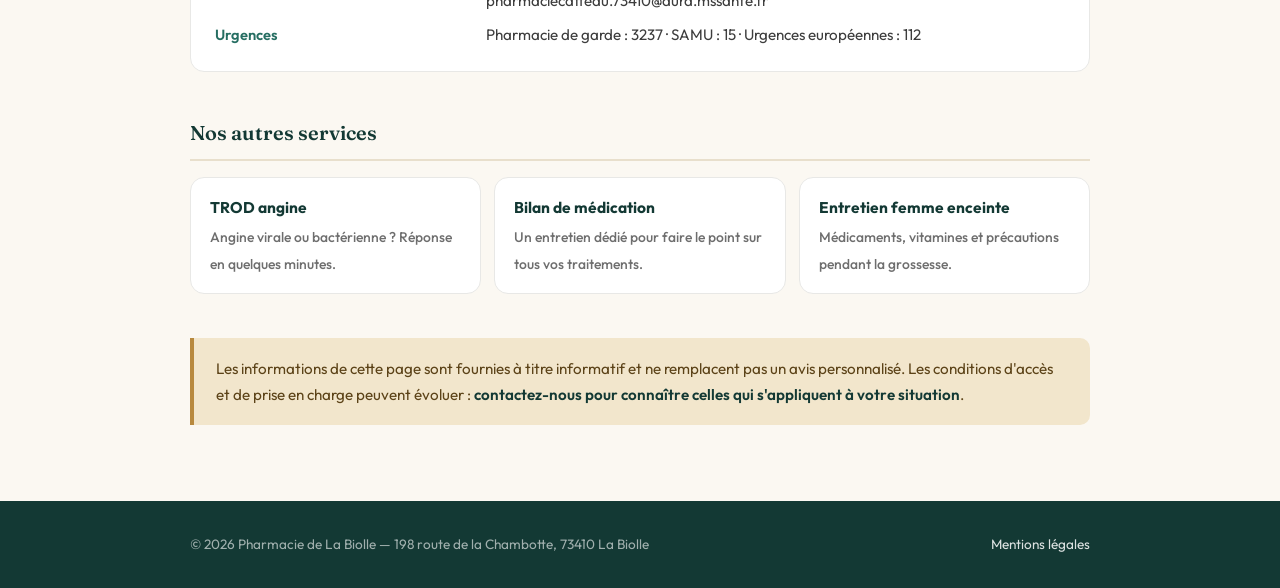
<file: vaccination/index.html>
<!DOCTYPE html>
<html lang="fr">
<head>
<meta charset="UTF-8" />
<meta name="viewport" content="width=device-width, initial-scale=1.0" />
<title>Vaccination en pharmacie — La Biolle (73), Savoie</title>
<meta name="description" content="Faites-vous vacciner directement à la pharmacie à La Biolle, en Savoie : grippe, Covid-19, DTP et vaccins du calendrier vaccinal. Sans rendez-vous, par votre pharmacien." />
<meta name="robots" content="index, follow, max-image-preview:large, max-snippet:-1" />
<link rel="canonical" href="https://pharmaciedelabiolle.fr/vaccination/" />

<meta property="og:type" content="website" />
<meta property="og:locale" content="fr_FR" />
<meta property="og:url" content="https://pharmaciedelabiolle.fr/vaccination/" />
<meta property="og:title" content="Vaccination en pharmacie — La Biolle (73), Savoie" />
<meta property="og:description" content="Faites-vous vacciner directement à la pharmacie à La Biolle, en Savoie : grippe, Covid-19, DTP et vaccins du calendrier vaccinal. Sans rendez-vous, par votre pharmacien." />
<meta property="og:image" content="https://pharmaciedelabiolle.fr/og-image.jpg" />
<meta property="og:site_name" content="Pharmacie de La Biolle" />

<link rel="icon" type="image/png" sizes="32x32" href="/favicon-32.png" />
<link rel="icon" type="image/png" sizes="512x512" href="/favicon.png" />
<link rel="apple-touch-icon" href="/apple-touch-icon.png" />
<link rel="manifest" href="/site.webmanifest" />
<meta name="theme-color" content="#266E62" />

<script type="application/ld+json">
{
  "@context": "https://schema.org",
  "@type": "MedicalProcedure",
  "name": "Vaccination à la pharmacie",
  "description": "Faites-vous vacciner directement à la pharmacie à La Biolle, en Savoie : grippe, Covid-19, DTP et vaccins du calendrier vaccinal. Sans rendez-vous, par votre pharmacien.",
  "url": "https://pharmaciedelabiolle.fr/vaccination/",
  "availableAtOrFrom": {
    "@type": "Pharmacy",
    "name": "Pharmacie de La Biolle",
    "url": "https://pharmaciedelabiolle.fr/",
    "telephone": "+33479542249",
    "address": {
      "@type": "PostalAddress",
      "streetAddress": "198 route de la Chambotte",
      "addressLocality": "La Biolle",
      "postalCode": "73410",
      "addressRegion": "Savoie",
      "addressCountry": "FR"
    }
  }
}
</script>
<script type="application/ld+json">
{
  "@context": "https://schema.org",
  "@type": "FAQPage",
  "mainEntity": [
    {
      "@type": "Question",
      "name": "Faut-il une ordonnance pour se faire vacciner à la pharmacie ?",
      "acceptedAnswer": {
        "@type": "Answer",
        "text": "Non. Pour les vaccins que les pharmaciens sont habilités à administrer, votre pharmacien peut à la fois prescrire et réaliser l'injection lors de la même visite. Si vous disposez déjà d'une ordonnance de votre médecin, apportez-la."
      }
    },
    {
      "@type": "Question",
      "name": "Dois-je prendre rendez-vous ?",
      "acceptedAnswer": {
        "@type": "Answer",
        "text": "Non, la vaccination se fait sans rendez-vous pendant nos heures d'ouverture : du lundi au vendredi de 8h30 à 12h15 et de 14h30 à 19h15, le samedi de 8h30 à 12h15. Si vous préférez éviter l'affluence, appelez-nous pour connaître les créneaux les plus calmes."
      }
    },
    {
      "@type": "Question",
      "name": "Combien de temps cela prend-il ?",
      "acceptedAnswer": {
        "@type": "Answer",
        "text": "Comptez une dizaine de minutes au total : quelques questions de vérification, l'injection elle-même, puis un court temps de surveillance sur place."
      }
    },
    {
      "@type": "Question",
      "name": "Que dois-je apporter ?",
      "acceptedAnswer": {
        "@type": "Answer",
        "text": "Votre carte Vitale, votre carnet de vaccination ou de santé si vous l'avez, et votre bon de prise en charge si vous en avez reçu un pour la grippe."
      }
    },
    {
      "@type": "Question",
      "name": "Puis-je me faire vacciner si je suis enceinte ?",
      "acceptedAnswer": {
        "@type": "Answer",
        "text": "Certaines vaccinations sont recommandées pendant la grossesse, notamment contre la grippe et la coqueluche. Signalez-nous votre grossesse : nous vérifions ensemble ce qui est adapté à votre situation."
      }
    }
  ]
}
</script>
<script type="application/ld+json">
{
  "@context": "https://schema.org",
  "@type": "BreadcrumbList",
  "itemListElement": [
    {
      "@type": "ListItem",
      "position": 1,
      "name": "Accueil",
      "item": "https://pharmaciedelabiolle.fr/"
    },
    {
      "@type": "ListItem",
      "position": 2,
      "name": "Nos services",
      "item": "https://pharmaciedelabiolle.fr/#services"
    },
    {
      "@type": "ListItem",
      "position": 3,
      "name": "Vaccination",
      "item": "https://pharmaciedelabiolle.fr/vaccination/"
    }
  ]
}
</script>

<link rel="preconnect" href="https://fonts.googleapis.com" />
<link rel="preconnect" href="https://fonts.gstatic.com" crossorigin />
<link href="https://fonts.googleapis.com/css2?family=Fraunces:ital,opsz,wght@0,9..144,400;1,9..144,600&family=Outfit:wght@300;400;500;600&display=swap" rel="stylesheet" />
<link rel="stylesheet" href="/assets/page.css" />
</head>
<body>

<a class="skip-link" href="#contenu">Aller au contenu</a>

<header>
  <a href="/" class="brand">
    <img src="/assets/logo-footer.webp" width="38" height="38" alt="" />
    <span class="brand-text">
      <span class="brand-top">Pharmacie</span>
      <span class="brand-bottom">de La Biolle</span>
    </span>
  </a>
  <a href="/" class="back-link"><svg xmlns="http://www.w3.org/2000/svg" viewBox="0 0 24 24" fill="none" stroke="currentColor" stroke-width="2.2" stroke-linecap="round" stroke-linejoin="round"><path d="M19 12H5M12 19l-7-7 7-7"/></svg> Retour au site</a>
</header>

<nav class="breadcrumb" aria-label="Fil d'Ariane">
  <ol>
    <li><a href="/">Accueil</a></li>
    <li><a href="/#services">Nos services</a></li>
    <li aria-current="page">Vaccination</li>
  </ol>
</nav>

<div class="page-hero">
  <div class="wrap">
    <span class="eyebrow">Prévention</span>
    <h1>Vaccination à la pharmacie</h1>
    <p class="lede">Grippe, Covid-19, rappel DTP ou vaccin du calendrier vaccinal : votre pharmacien vous vaccine directement à l'officine, sans rendez-vous et sans passer par une consultation médicale.</p>
    <div class="hero-tags">
        <span class="hero-tag">Sans rendez-vous</span>
        <span class="hero-tag">Sans ordonnance préalable</span>
        <span class="hero-tag">En quelques minutes</span>
    </div>
  </div>
</div>

<main id="contenu">
  <div class="wrap">

<div class="block">
      <p>Depuis l'élargissement des compétences vaccinales des pharmaciens, il n'est plus nécessaire de prendre rendez-vous chez un médecin puis de repasser en pharmacie. À la Pharmacie de La Biolle, la prescription et l'injection se font <strong>au même endroit, le même jour</strong>.</p>
      <p>Nous vaccinons pendant nos heures d'ouverture, du lundi au samedi. Aucune prise de rendez-vous n'est nécessaire : présentez-vous simplement au comptoir.</p>
    </div>
    <div class="keypoints">
      <div class="keypoint"><b>Sans rendez-vous</b><span>Passez quand cela vous arrange, pendant nos horaires d'ouverture.</span></div>
      <div class="keypoint"><b>Sans consultation préalable</b><span>Votre pharmacien peut prescrire et administrer le vaccin dans la même visite.</span></div>
      <div class="keypoint"><b>Dans un espace dédié</b><span>L'injection est réalisée dans notre espace de confidentialité.</span></div>
      <div class="keypoint"><b>Traçabilité assurée</b><span>La vaccination est enregistrée et peut être reportée dans votre carnet et votre Espace Santé.</span></div>
    </div>

    <div class="block">
      <h2>Quels vaccins peut-on faire à la pharmacie&nbsp;?</h2>
      <p>Nous réalisons la <strong>vaccination contre la grippe saisonnière</strong> et contre la <strong>Covid-19</strong>, ainsi que les vaccins du calendrier vaccinal pour lesquels les pharmaciens sont habilités : rappels <strong>diphtérie-tétanos-poliomyélite (DTP)</strong>, coqueluche, hépatites, méningocoques, papillomavirus (HPV), entre autres.</p>
      <p>Les conditions d'âge et les situations particulières (grossesse, immunodépression, antécédent d'allergie) font l'objet de règles spécifiques. En cas de doute, nous vérifions votre éligibilité avec vous avant l'injection et, si votre situation le nécessite, nous vous orientons vers votre médecin.</p>
    </div>

    <div class="block">
      <h2>Comment cela se passe&nbsp;?</h2>
      <ol class="steps">
        <li><span><b>Vous vous présentez au comptoir</b>Sans rendez-vous, pendant nos heures d'ouverture. Munissez-vous de votre carte Vitale et, si vous l'avez, de votre carnet de vaccination.</span></li>
        <li><span><b>Nous vérifions votre situation</b>Quelques questions rapides sur vos antécédents, vos traitements et vos vaccins précédents pour confirmer que la vaccination peut être réalisée.</span></li>
        <li><span><b>L'injection est réalisée</b>Dans notre espace de confidentialité, par un pharmacien formé à la vaccination. Cela prend quelques minutes.</span></li>
        <li><span><b>Un temps de surveillance</b>Nous vous invitons à rester quelques instants sur place, puis nous enregistrons la vaccination et vous remettons une attestation.</span></li>
      </ol>
    </div>

    <div class="block">
      <h2>Prise en charge</h2>
      <p>La vaccination contre la grippe est <strong>prise en charge par l'Assurance Maladie</strong> pour les personnes relevant des recommandations officielles (notamment à partir d'un certain âge, en cas de maladie chronique ou de grossesse). Ces personnes reçoivent généralement un bon de prise en charge par courrier.</p>
      <p>Pour les autres vaccins et les autres situations, les conditions de remboursement varient. <strong>Appelez-nous ou passez nous voir</strong> : nous vous indiquons précisément ce qui vous concerne avant toute démarche.</p>
    </div>

    <div class="block">
      <h2>Questions fréquentes</h2>
      <div class="faq-list">
        <details class="faq-item"><summary>Faut-il une ordonnance pour se faire vacciner à la pharmacie&nbsp;?</summary><div class="faq-answer"><p>Non. Pour les vaccins que les pharmaciens sont habilités à administrer, votre pharmacien peut à la fois prescrire et réaliser l'injection lors de la même visite. Si vous disposez déjà d'une ordonnance de votre médecin, apportez-la.</p></div></details>
        <details class="faq-item"><summary>Dois-je prendre rendez-vous&nbsp;?</summary><div class="faq-answer"><p>Non, la vaccination se fait sans rendez-vous pendant nos heures d'ouverture : du lundi au vendredi de 8h30 à 12h15 et de 14h30 à 19h15, le samedi de 8h30 à 12h15. Si vous préférez éviter l'affluence, appelez-nous pour connaître les créneaux les plus calmes.</p></div></details>
        <details class="faq-item"><summary>Combien de temps cela prend-il&nbsp;?</summary><div class="faq-answer"><p>Comptez une dizaine de minutes au total : quelques questions de vérification, l'injection elle-même, puis un court temps de surveillance sur place.</p></div></details>
        <details class="faq-item"><summary>Que dois-je apporter&nbsp;?</summary><div class="faq-answer"><p>Votre carte Vitale, votre carnet de vaccination ou de santé si vous l'avez, et votre bon de prise en charge si vous en avez reçu un pour la grippe.</p></div></details>
        <details class="faq-item"><summary>Puis-je me faire vacciner si je suis enceinte&nbsp;?</summary><div class="faq-answer"><p>Certaines vaccinations sont recommandées pendant la grossesse, notamment contre la grippe et la coqueluche. Signalez-nous votre grossesse : nous vérifions ensemble ce qui est adapté à votre situation.</p></div></details>
      </div>
    </div>

    <div class="cta">
      <h2>Une question&nbsp;? Passez nous voir</h2>
      <p>Nous sommes à La Biolle, au 198 route de la Chambotte. Un appel suffit pour savoir si ce service vous concerne.</p>
      <div class="cta-actions">
        <a class="btn-call" href="tel:+33479542249"><svg xmlns="http://www.w3.org/2000/svg" viewBox="0 0 24 24" fill="currentColor" aria-hidden="true"><path d="M6.6 10.8c1.4 2.8 3.8 5.1 6.6 6.6l2.2-2.2c.3-.3.7-.4 1-.2 1.1.4 2.3.6 3.6.6.6 0 1 .4 1 1V20c0 .6-.4 1-1 1C10.6 21 3 13.4 3 4c0-.6.4-1 1-1h3.5c.6 0 1 .4 1 1 0 1.2.2 2.4.6 3.6.1.3 0 .7-.2 1l-2.3 2.2z"/></svg> 04 79 54 22 49</a>
        <a class="btn-ghost" href="https://maps.google.com/?q=198+Route+de+la+Chambotte+73410+La+Biolle" target="_blank" rel="noopener noreferrer"><svg xmlns="http://www.w3.org/2000/svg" viewBox="0 0 24 24" fill="none" stroke="currentColor" stroke-width="2" stroke-linecap="round" stroke-linejoin="round" aria-hidden="true"><path d="M21 10c0 7-9 13-9 13s-9-6-9-13a9 9 0 0 1 18 0z"/><circle cx="12" cy="10" r="3"/></svg> Nous situer</a>
      </div>
    </div>

    <div class="block">
      <h2>Informations pratiques</h2>
      <div class="practical">
        <dl>
          <dt>Adresse</dt>
          <dd>198 route de la Chambotte, 73410 La Biolle (Savoie)</dd>
          <dt>Téléphone</dt>
          <dd><a href="tel:+33479542249">04 79 54 22 49</a></dd>
          <dt>Horaires</dt>
          <dd>Lundi – vendredi&nbsp;: 8h30 – 12h15 et 14h30 – 19h15<br />Samedi&nbsp;: 8h30 – 12h15<br />Dimanche&nbsp;: fermé</dd>
          <dt>Ordonnance</dt>
          <dd>Transmission possible via Mon Espace Santé&nbsp;: pharmaciecatteau.73410@aura.mssante.fr</dd>
          <dt>Urgences</dt>
          <dd>Pharmacie de garde&nbsp;: 3237 · SAMU&nbsp;: 15 · Urgences européennes&nbsp;: 112</dd>
        </dl>
      </div>
    </div>

    <div class="block related">
      <h2>Nos autres services</h2>
      <div class="related-grid">
        <a class="related-card" href="/trod-angine/"><b>TROD angine</b><span>Angine virale ou bactérienne ? Réponse en quelques minutes.</span></a>
        <a class="related-card" href="/bilan-de-medication/"><b>Bilan de médication</b><span>Un entretien dédié pour faire le point sur tous vos traitements.</span></a>
        <a class="related-card" href="/entretien-femme-enceinte/"><b>Entretien femme enceinte</b><span>Médicaments, vitamines et précautions pendant la grossesse.</span></a>
      </div>
    </div>

    <div class="callout callout-warn">
      <p>Les informations de cette page sont fournies à titre informatif et ne remplacent pas un avis personnalisé. Les conditions d'accès et de prise en charge peuvent évoluer&nbsp;: <strong>contactez-nous pour connaître celles qui s'appliquent à votre situation</strong>.</p>
    </div>

  </div>
</main>

<footer>
  <div class="wrap">
    <span>© 2026 Pharmacie de La Biolle — 198 route de la Chambotte, 73410 La Biolle</span>
    <a href="/mentions-legales/">Mentions légales</a>
  </div>
</footer>

</body>
</html>
</file>
<file: assets/page.css>
/* ════════════════════════════════════════════════════
   Feuille de style commune — pages secondaires
   Pharmacie de La Biolle
   ════════════════════════════════════════════════════ */

@font-face {
  font-family: 'Fashion Fetish';
  src: url('/fonts/Fashion_Fetish_Bold.ttf') format('truetype');
  font-weight: 700; font-style: normal; font-display: swap;
}

*, *::before, *::after { box-sizing: border-box; margin: 0; padding: 0; }

:root {
  --teal-900: #133934;
  --teal-800: #1B544D;
  --teal-700: #266E62;
  --teal-600: #3A8A7D;
  --teal-300: #A8CFC7;
  --teal-100: #E4F0ED;
  --cream-50: #FBF8F2;
  --cream-100: #F5EFE3;
  --cream-200: #E8DFCC;
  --ink-900: #1A1A1A;
  --ink-700: #3D3D3D;
  --ink-500: #6E6E6E;
  --ink-100: #E8E8E6;
  --paper: #FFFFFF;
  --terracotta: #B85C3C;
  --gold-100: #F2E6CC;
  --gold-600: #B8893E;
  --font-display: 'Fashion Fetish', 'Outfit', sans-serif;
  --font-sans: 'Outfit', system-ui, sans-serif;
  --font-serif: 'Fraunces', Georgia, serif;
  --radius: 14px;
  --header-h: 64px;
  --shadow-sm: 0 2px 8px rgba(19,57,52,.07);
  --shadow-md: 0 10px 30px -12px rgba(19,57,52,.22);
}

html { scroll-behavior: smooth; }
body {
  font-family: var(--font-sans);
  color: var(--ink-900);
  background: var(--cream-50);
  line-height: 1.7;
  -webkit-font-smoothing: antialiased;
}

/* ── Accessibilité ── */
.skip-link {
  position: fixed; top: 8px; left: 8px; z-index: 3000;
  background: var(--teal-700); color: #fff; padding: 10px 18px;
  border-radius: 8px; font-weight: 600; font-size: .9rem; text-decoration: none;
  transform: translateY(-140%); transition: transform .2s ease;
}
.skip-link:focus { transform: translateY(0); outline: 3px solid #fff; outline-offset: 2px; }
a:focus-visible, button:focus-visible, summary:focus-visible {
  outline: 3px solid var(--teal-300); outline-offset: 2px; border-radius: 4px;
}

/* ── Header ── */
header {
  position: sticky; top: 0; z-index: 100;
  height: var(--header-h); background: var(--teal-700);
  display: flex; align-items: center; justify-content: space-between;
  padding: 0 clamp(1.25rem, 4vw, 2.5rem);
  border-bottom: 1px solid rgba(19,57,52,.25);
}
.brand { display: flex; align-items: center; gap: 12px; text-decoration: none; }
.brand img { width: 38px; height: 38px; border-radius: 50%; display: block; }
.brand-text { display: flex; flex-direction: column; line-height: 1.1; }
.brand-top { font-family: var(--font-display); font-size: .95rem; letter-spacing: .08em; color: #fff; text-transform: uppercase; }
.brand-bottom { font-size: .68rem; letter-spacing: .16em; color: rgba(255,255,255,.72); text-transform: uppercase; }
.back-link {
  color: #fff; text-decoration: none; font-size: .88rem; font-weight: 500;
  display: inline-flex; align-items: center; gap: 7px;
  padding: 8px 15px; border: 1px solid rgba(255,255,255,.3); border-radius: 999px;
  transition: background .2s, border-color .2s;
}
.back-link:hover { background: rgba(255,255,255,.14); border-color: rgba(255,255,255,.5); }
.back-link svg { width: 15px; height: 15px; }

/* ── Fil d'Ariane ── */
.breadcrumb {
  background: var(--cream-100); border-bottom: 1px solid var(--cream-200);
  padding: .7rem clamp(1.25rem, 5vw, 3rem); font-size: .84rem;
}
.breadcrumb ol { max-width: 900px; margin: 0 auto; list-style: none; display: flex; flex-wrap: wrap; gap: .45rem; align-items: center; }
.breadcrumb a { color: var(--teal-700); text-decoration: none; }
.breadcrumb a:hover { text-decoration: underline; }
.breadcrumb li + li::before { content: '›'; margin-right: .45rem; color: var(--ink-500); }
.breadcrumb [aria-current] { color: var(--ink-500); }

/* ── Hero ── */
.page-hero {
  background: linear-gradient(160deg, var(--teal-700) 0%, var(--teal-900) 100%);
  color: #fff; padding: clamp(2.5rem, 6.5vw, 4rem) clamp(1.25rem, 5vw, 3rem);
}
.wrap { max-width: 900px; margin: 0 auto; }
.wrap-narrow { max-width: 820px; margin: 0 auto; }
.eyebrow {
  display: inline-flex; align-items: center; gap: 9px;
  font-size: 11px; font-weight: 600; letter-spacing: .16em; text-transform: uppercase;
  color: var(--teal-300); margin-bottom: .9rem;
}
.eyebrow::before { content: ''; width: 22px; height: 1.5px; background: var(--teal-300); border-radius: 2px; }
.page-hero h1 {
  font-family: var(--font-display); font-weight: 700;
  font-size: clamp(1.9rem, 5vw, 2.9rem); line-height: 1.1; letter-spacing: .02em;
}
.page-hero .lede { margin-top: 1rem; color: rgba(255,255,255,.85); font-size: 1.05rem; max-width: 62ch; }
.hero-tags { display: flex; flex-wrap: wrap; gap: .5rem; margin-top: 1.4rem; }
.hero-tag {
  background: rgba(255,255,255,.12); border: 1px solid rgba(255,255,255,.22);
  border-radius: 999px; padding: .35rem .85rem; font-size: .82rem; color: #fff;
}

/* ── Contenu ── */
main { padding: clamp(2rem, 5vw, 3.25rem) clamp(1.25rem, 5vw, 3rem) 3.5rem; }
.block { margin-bottom: 2.75rem; scroll-margin-top: calc(var(--header-h) + 20px); }
.block h2 {
  font-family: var(--font-serif); font-weight: 600;
  font-size: clamp(1.3rem, 2.7vw, 1.6rem); color: var(--teal-900);
  margin-bottom: 1rem; padding-bottom: .6rem; border-bottom: 2px solid var(--cream-200);
}
.block h3 { font-size: 1.03rem; font-weight: 600; color: var(--teal-800); margin: 1.5rem 0 .5rem; }
.block p { color: var(--ink-700); margin-bottom: .9rem; }
.block p:last-child { margin-bottom: 0; }
.block ul, .block ol { margin: .3rem 0 1rem 0; padding-left: 1.2rem; color: var(--ink-700); }
.block li { margin-bottom: .5rem; }
.block a { color: var(--teal-700); font-weight: 500; }
strong { font-weight: 600; color: var(--ink-900); }

/* ── Étapes numérotées ── */
.steps { list-style: none; counter-reset: step; padding: 0; display: grid; gap: 1rem; }
.steps li {
  counter-increment: step; display: flex; gap: 1rem; align-items: flex-start;
  background: var(--paper); border: 1px solid var(--ink-100);
  border-radius: var(--radius); padding: 1.1rem 1.3rem; margin: 0;
}
.steps li::before {
  content: counter(step); flex: none;
  width: 30px; height: 30px; border-radius: 50%;
  background: var(--teal-700); color: #fff;
  font-family: var(--font-sans); font-weight: 600; font-size: .92rem;
  display: grid; place-items: center;
}
.steps li b { display: block; color: var(--teal-900); margin-bottom: .15rem; }
.steps li span { color: var(--ink-700); font-size: .95rem; }

/* ── Encadrés ── */
.callout {
  background: var(--teal-100); border-left: 4px solid var(--teal-700);
  border-radius: 0 10px 10px 0; padding: 1.1rem 1.35rem; margin: 1.25rem 0;
}
.callout p { color: var(--teal-900); margin: 0; font-size: .95rem; }
.callout strong { color: var(--teal-900); }
.callout-warn { background: var(--gold-100); border-left-color: var(--gold-600); }
.callout-warn p { color: #5c4318; }

/* ── Points clés ── */
.keypoints { display: grid; gap: .9rem; margin: 1.25rem 0; }
@media (min-width: 620px) { .keypoints { grid-template-columns: 1fr 1fr; } }
.keypoint {
  background: var(--paper); border: 1px solid var(--ink-100);
  border-radius: var(--radius); padding: 1.05rem 1.2rem;
}
.keypoint b { display: block; color: var(--teal-900); font-size: .95rem; margin-bottom: .2rem; }
.keypoint span { color: var(--ink-700); font-size: .9rem; line-height: 1.6; }

/* ── FAQ ── */
.faq-list { display: flex; flex-direction: column; gap: .8rem; }
.faq-item {
  background: var(--paper); border: 1px solid var(--ink-100);
  border-radius: var(--radius); box-shadow: var(--shadow-sm); overflow: hidden;
  transition: border-color .2s, box-shadow .2s;
}
.faq-item[open] { border-color: var(--teal-300); }
.faq-item summary {
  list-style: none; cursor: pointer; display: flex; align-items: center;
  justify-content: space-between; gap: 1rem;
  padding: 1.05rem 1.3rem; font-weight: 600; font-size: 1rem;
  color: var(--ink-900); line-height: 1.4;
}
.faq-item summary::-webkit-details-marker { display: none; }
.faq-item summary::after {
  content: ''; flex: none; width: 20px; height: 20px;
  background: no-repeat center / contain
    url("data:image/svg+xml,%3Csvg xmlns='http://www.w3.org/2000/svg' viewBox='0 0 24 24' fill='none' stroke='%23266E62' stroke-width='2.4' stroke-linecap='round'%3E%3Cpath d='M6 9l6 6 6-6'/%3E%3C/svg%3E");
  transition: transform .2s;
}
.faq-item[open] summary::after { transform: rotate(180deg); }
.faq-item summary:hover { color: var(--teal-700); }
.faq-answer { padding: 0 1.3rem 1.2rem; }
.faq-answer p { color: var(--ink-700); font-size: .96rem; margin-bottom: .7rem; }
.faq-answer p:last-child { margin-bottom: 0; }

/* ── Appel à l'action ── */
.cta {
  background: linear-gradient(160deg, var(--teal-700) 0%, var(--teal-900) 100%);
  border-radius: 20px; padding: clamp(1.6rem, 4vw, 2.4rem); color: #fff;
  margin: 3rem 0 2.5rem; box-shadow: var(--shadow-md);
}
.cta h2 {
  font-family: var(--font-serif); font-size: clamp(1.25rem, 2.6vw, 1.6rem);
  color: #fff; border: none; padding: 0; margin-bottom: .6rem;
}
.cta p { color: rgba(255,255,255,.85); margin-bottom: 1.4rem; font-size: .98rem; }
.cta-actions { display: flex; flex-wrap: wrap; gap: .8rem; }
.btn-call, .btn-ghost {
  display: inline-flex; align-items: center; gap: .6rem;
  padding: .85rem 1.5rem; border-radius: 999px;
  font-weight: 600; font-size: .97rem; text-decoration: none;
  transition: transform .18s, background .18s;
}
.btn-call { background: #fff; color: var(--teal-900); }
.btn-call:hover { transform: translateY(-2px); background: var(--cream-50); }
.btn-ghost { border: 1px solid rgba(255,255,255,.4); color: #fff; }
.btn-ghost:hover { background: rgba(255,255,255,.14); transform: translateY(-2px); }
.btn-call svg, .btn-ghost svg { width: 17px; height: 17px; }

/* ── Autres services ── */
.related h2 {
  font-family: var(--font-serif); font-size: 1.25rem; color: var(--teal-900);
  margin-bottom: 1rem; padding-bottom: .6rem; border-bottom: 2px solid var(--cream-200);
}
.related-grid { display: grid; gap: .8rem; }
@media (min-width: 620px) { .related-grid { grid-template-columns: repeat(auto-fit, minmax(240px, 1fr)); } }
.related-card {
  display: block; background: var(--paper); border: 1px solid var(--ink-100);
  border-radius: var(--radius); padding: 1rem 1.2rem; text-decoration: none;
  transition: border-color .2s, transform .2s, box-shadow .2s;
}
.related-card:hover { border-color: var(--teal-300); transform: translateY(-2px); box-shadow: var(--shadow-sm); }
.related-card b { display: block; color: var(--teal-900); font-size: .97rem; margin-bottom: .15rem; }
.related-card span { color: var(--ink-500); font-size: .87rem; line-height: 1.5; }

/* ── Infos pratiques ── */
.practical {
  background: var(--paper); border: 1px solid var(--ink-100);
  border-radius: var(--radius); padding: 1.4rem 1.5rem; margin-top: 1.25rem;
}
.practical dl { display: grid; gap: .1rem; }
@media (min-width: 560px) { .practical dl { grid-template-columns: minmax(130px, 30%) 1fr; gap: .55rem 1rem; } }
.practical dt { font-weight: 600; color: var(--teal-700); font-size: .92rem; }
.practical dd { color: var(--ink-700); font-size: .95rem; margin-bottom: .6rem; }
@media (min-width: 560px) { .practical dd { margin-bottom: 0; } }
.practical a { color: var(--teal-700); }

/* ── Footer ── */
footer {
  background: var(--teal-900); color: rgba(255,255,255,.6);
  padding: 2rem clamp(1.25rem, 5vw, 3rem); font-size: .85rem;
}
footer .wrap { display: flex; flex-wrap: wrap; gap: .8rem 1.5rem; align-items: center; justify-content: space-between; }
footer a { color: rgba(255,255,255,.85); text-decoration: none; }
footer a:hover { color: #fff; text-decoration: underline; }
.updated { font-size: .82rem; color: var(--ink-500); margin-top: 2rem; font-style: italic; }

@media (prefers-reduced-motion: reduce) {
  html { scroll-behavior: auto; }
  *, *::before, *::after { transition-duration: .001ms !important; animation-duration: .001ms !important; }
}
</file>
